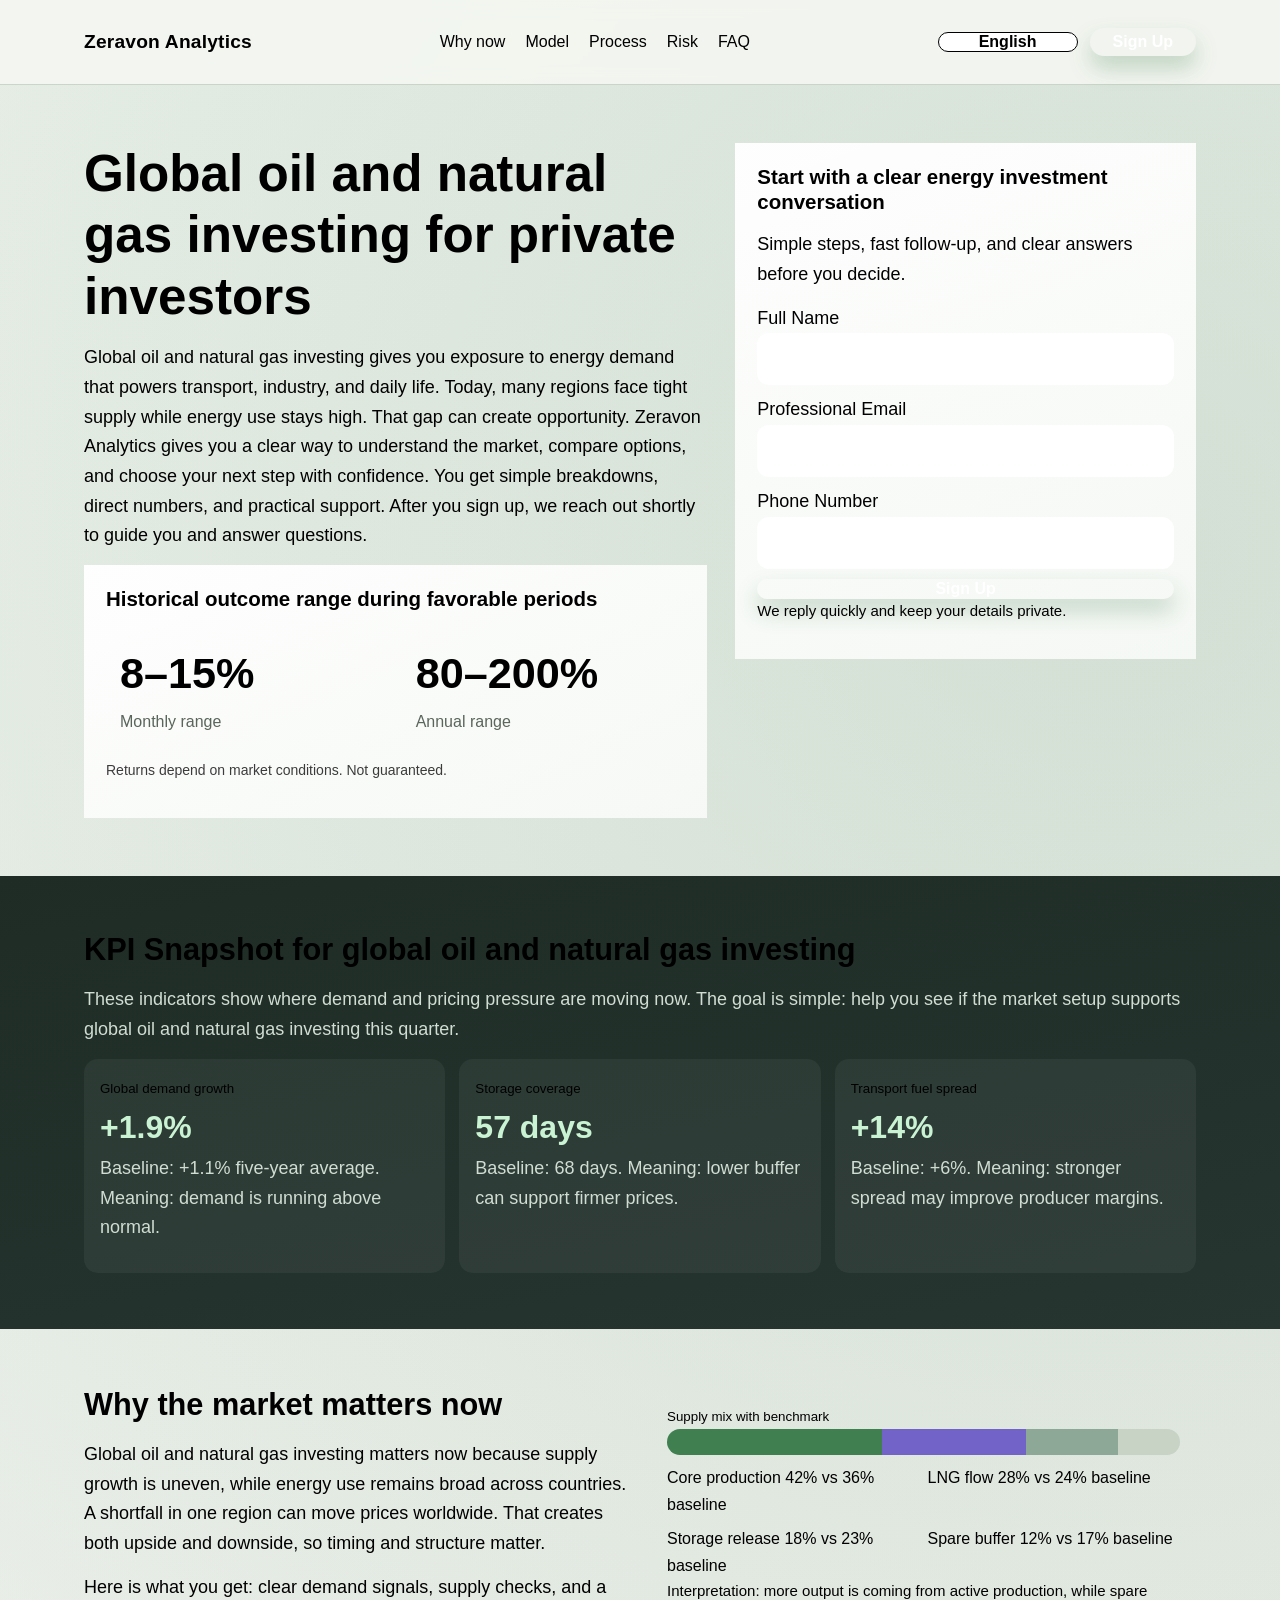
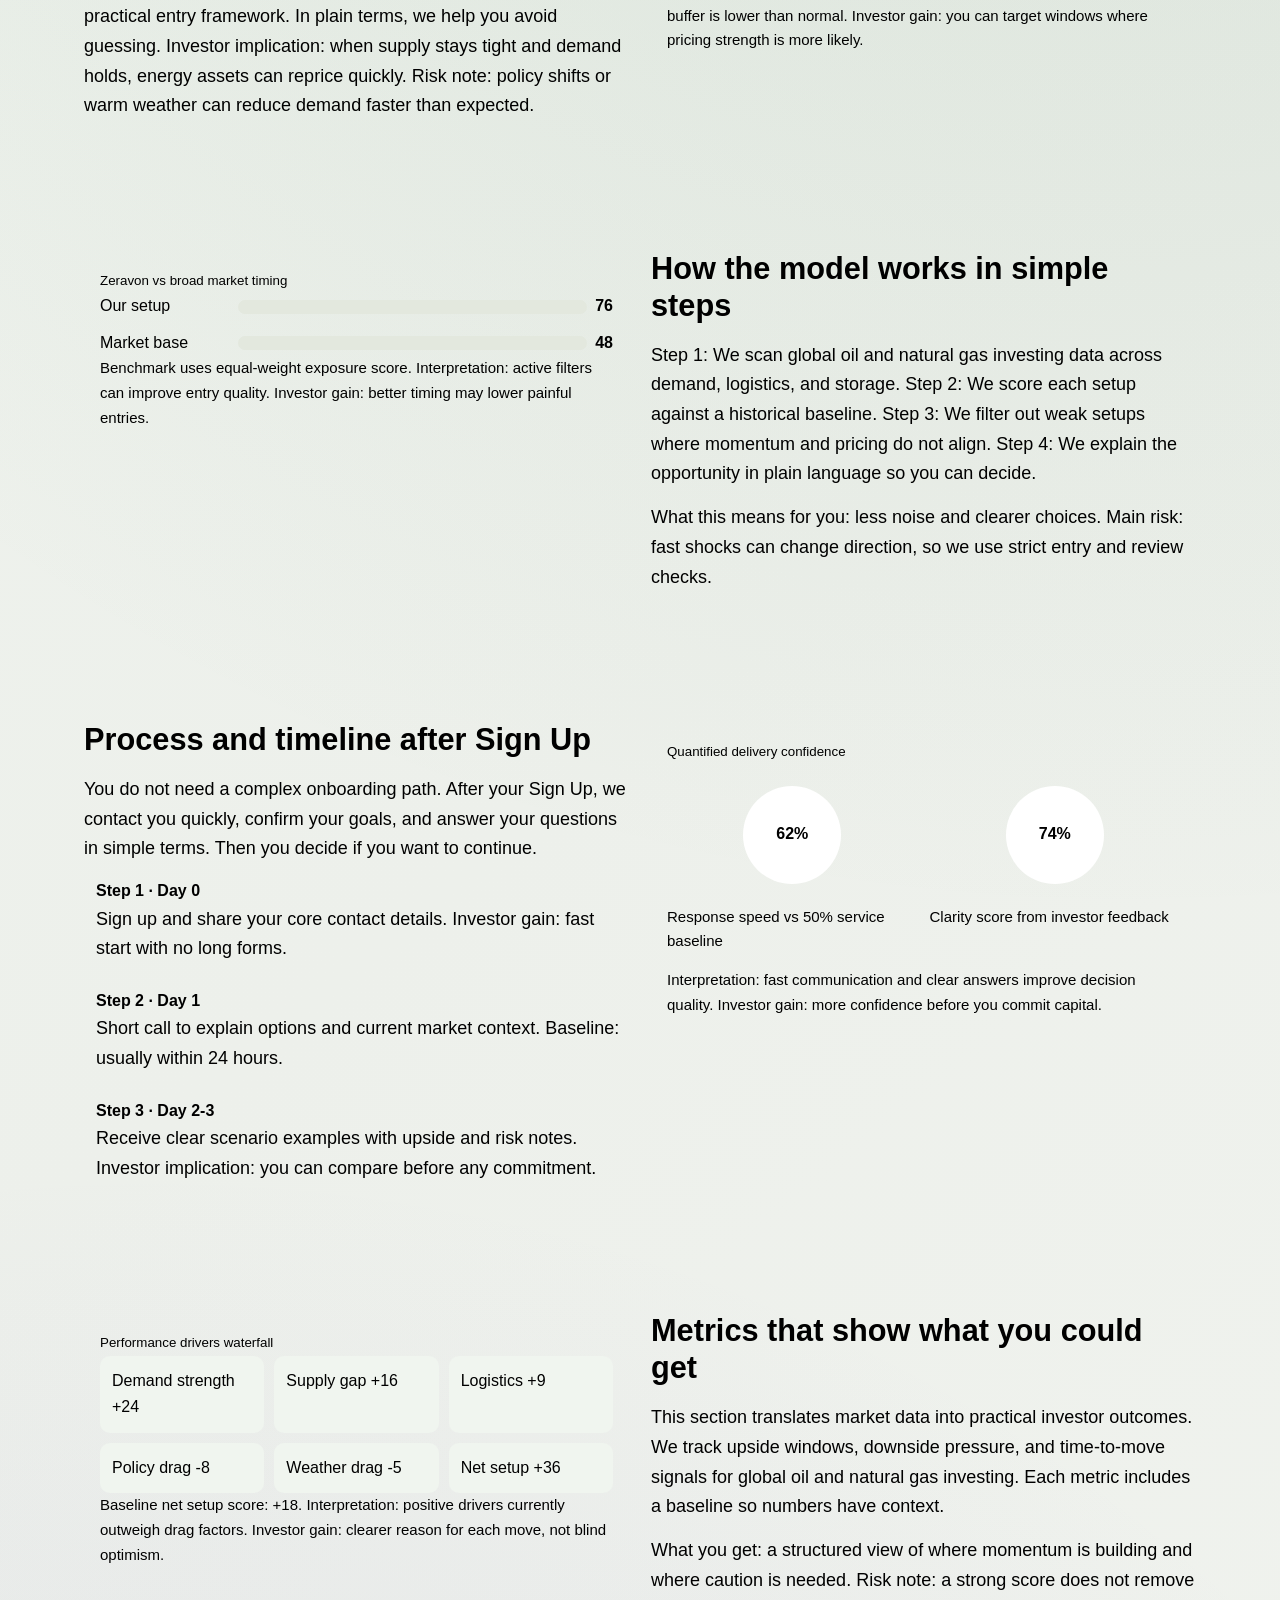
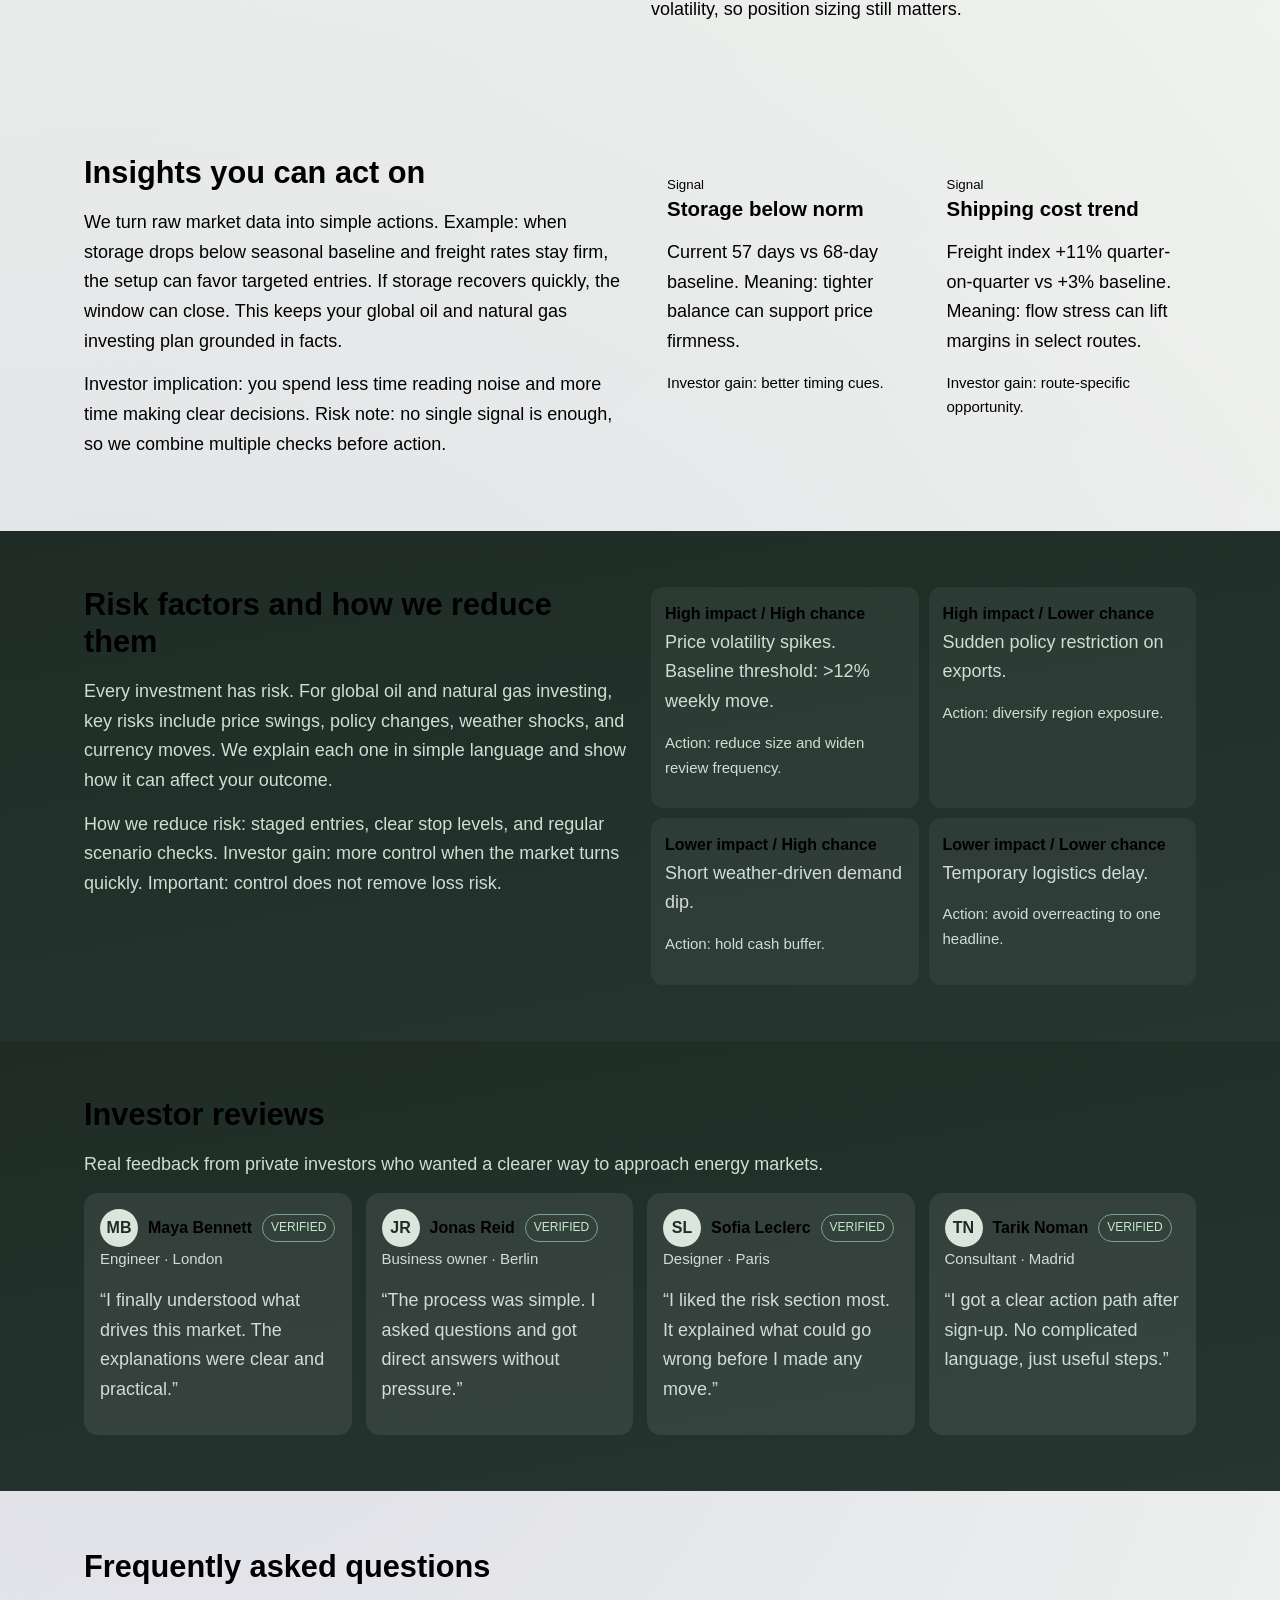
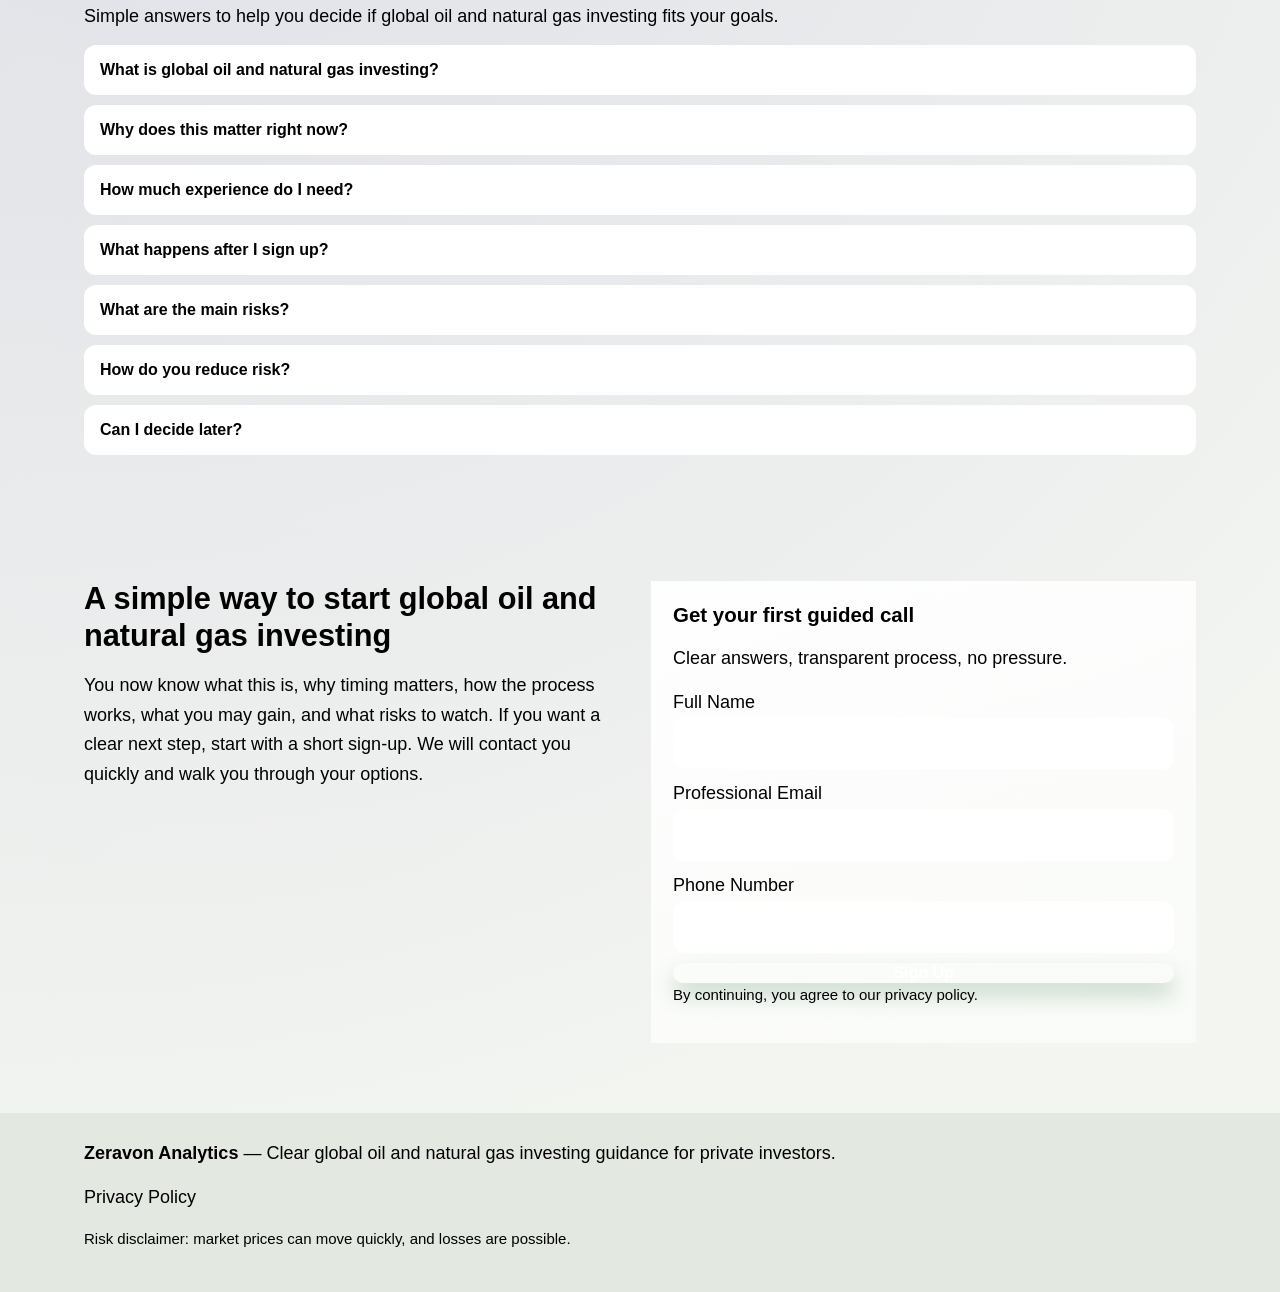
<file: index.html>
<!doctype html>
<html lang="en">
<head>
  <meta charset="utf-8" />
  <meta name="viewport" content="width=device-width, initial-scale=1" />
  <title>Zeravon Analytics | Global Oil and Natural Gas Investing for English</title>
  <meta name="description" content="Learn how Zeravon Analytics gives private investors a clear, simple path to global oil and natural gas investing with transparent process and risk notes." />
  <link rel="canonical" href="https://zeravonanalytics.com/index.html" />
  <link rel="alternate" hreflang="en" href="https://zeravonanalytics.com/index.html" />
  <link rel="alternate" hreflang="de" href="https://zeravonanalytics.com/de/index.html" />
  <link rel="alternate" hreflang="fr" href="https://zeravonanalytics.com/fr/index.html" />
  <link rel="alternate" hreflang="es" href="https://zeravonanalytics.com/es/index.html" />
  <link rel="alternate" hreflang="it" href="https://zeravonanalytics.com/it/index.html" />
  <link rel="alternate" hreflang="tr" href="https://zeravonanalytics.com/tr/index.html" />
  <link rel="alternate" hreflang="pt" href="https://zeravonanalytics.com/pt/index.html" />
  <link rel="alternate" hreflang="ja" href="https://zeravonanalytics.com/jp/index.html" />
  <link rel="alternate" hreflang="sk" href="https://zeravonanalytics.com/sk/index.html" />
  <link rel="alternate" hreflang="nl-BE" href="https://zeravonanalytics.com/be/index.html" />
  <link rel="alternate" hreflang="x-default" href="https://zeravonanalytics.com/index.html" />
  <meta property="og:title" content="Zeravon Analytics | Global Oil and Natural Gas Investing for English" />
  <meta property="og:description" content="Learn how Zeravon Analytics gives private investors a clear, simple path to global oil and natural gas investing with transparent process and risk notes." />
  <meta property="og:type" content="website" />
  <meta property="og:url" content="https://zeravonanalytics.com/index.html" />
  <meta name="twitter:card" content="summary_large_image" />
  <meta name="twitter:title" content="Zeravon Analytics | Global Oil and Natural Gas Investing for English" />
  <meta name="twitter:description" content="Learn how Zeravon Analytics gives private investors a clear, simple path to global oil and natural gas investing with transparent process and risk notes." />
  <link rel="stylesheet" href="assets/style.css" />
  <script type="application/ld+json">{"@context":"https://schema.org","@graph":[{"@type":"Organization","name":"Zeravon Analytics","url":"https://zeravonanalytics.com/","logo":"https://zeravonanalytics.com/assets/img/logo.png"},{"@type":"WebSite","name":"Zeravon Analytics","url":"https://zeravonanalytics.com/"},{"@type":"FAQPage","mainEntity":[{"@type":"Question","name":"What is global oil and natural gas investing?","acceptedAnswer":{"@type":"Answer","text":"It means putting money into companies and projects connected to oil and natural gas production, transport, and sales around the world."}},{"@type":"Question","name":"What happens after I sign up?","acceptedAnswer":{"@type":"Answer","text":"After you sign up, we reach out shortly to guide you, confirm details, and answer questions before you decide."}}]},{"@type":"Review","author":{"@type":"Person","name":"Maya Bennett"},"reviewBody":"Clear steps, quick support, and easy to understand updates helped me act with confidence.","reviewRating":{"@type":"Rating","ratingValue":"5","bestRating":"5"}}]}</script>
</head>
<body>
<header class="site-header">
  <div class="container header-row">
    <a href="index.html" class="brand">Zeravon Analytics</a>
    <nav class="main-nav" aria-label="Main navigation">
      <a href="#why">Why now</a><a href="#model">Model</a><a href="#process">Process</a><a href="#risk">Risk</a><a href="#faq">FAQ</a>
    </nav>
    <div class="header-actions">
      <div class="lang-wrap">
        <button class="lang-btn" aria-label="Current language">English</button>
        <div class="lang-menu" role="menu">
              <a href="index.html"><span class="flag"><svg viewBox="0 0 20 14" width="20" height="14"><rect width="20" height="14" fill="#1e4aa8"/><path d="M0 0L20 14M20 0L0 14" stroke="#fff" stroke-width="3"/><path d="M0 0L20 14M20 0L0 14" stroke="#c8212f" stroke-width="1.5"/></svg></span>English</a>
              <a href="de/index.html"><span class="flag"><svg viewBox="0 0 20 14" width="20" height="14"><rect width="20" height="14" fill="#ffce00"/><rect width="20" height="9.3" fill="#dd0000"/><rect width="20" height="4.6" fill="#111"/></svg></span>Deutsch</a>
              <a href="fr/index.html"><span class="flag"><svg viewBox="0 0 20 14" width="20" height="14"><rect width="20" height="14" fill="#fff"/><rect width="6.7" height="14" fill="#1b4db8"/><rect x="13.3" width="6.7" height="14" fill="#d81f32"/></svg></span>Français</a>
              <a href="es/index.html"><span class="flag"><svg viewBox="0 0 20 14" width="20" height="14"><rect width="20" height="14" fill="#aa151b"/><rect y="3.5" width="20" height="7" fill="#f1bf00"/></svg></span>Español</a>
              <a href="it/index.html"><span class="flag"><svg viewBox="0 0 20 14" width="20" height="14"><rect width="20" height="14" fill="#fff"/><rect width="6.7" height="14" fill="#009246"/><rect x="13.3" width="6.7" height="14" fill="#ce2b37"/></svg></span>Italiano</a>
              <a href="tr/index.html"><span class="flag"><svg viewBox="0 0 20 14" width="20" height="14"><rect width="20" height="14" fill="#e30a17"/><circle cx="8" cy="7" r="3.2" fill="#fff"/><circle cx="8.8" cy="7" r="2.4" fill="#e30a17"/><polygon points="12.2,7 13.8,6.2 13.5,7.9 14.7,9.1 12.9,9.2 12.2,10.8 11.6,9.2 9.8,9.1 11,7.9 10.7,6.2" fill="#fff"/></svg></span>Türkçe</a>
              <a href="pt/index.html"><span class="flag"><svg viewBox="0 0 20 14" width="20" height="14"><rect width="20" height="14" fill="#ff0000"/><rect width="8" height="14" fill="#006600"/></svg></span>Português</a>
              <a href="jp/index.html"><span class="flag"><svg viewBox="0 0 20 14" width="20" height="14"><rect width="20" height="14" fill="#fff"/><circle cx="10" cy="7" r="3.5" fill="#bc002d"/></svg></span>日本語</a>
              <a href="sk/index.html"><span class="flag"><svg viewBox="0 0 20 14" width="20" height="14"><rect width="20" height="14" fill="#ee1c25"/><rect width="20" height="9.3" fill="#0b4ea2"/><rect width="20" height="4.6" fill="#fff"/></svg></span>Slovak</a>
              <a href="be/index.html"><span class="flag"><svg viewBox="0 0 20 14" width="20" height="14"><rect width="20" height="14" fill="#fae042"/><rect width="6.7" height="14" fill="#111"/><rect x="13.3" width="6.7" height="14" fill="#ef3340"/></svg></span>Nederlands (BE)</a>
        </div>
      </div>
      <a class="btn btn-primary" href="#lead">Sign Up</a>
      <button class="burger" aria-label="Open menu">☰</button>
    </div>
  </div>
</header>

<div class="drawer" aria-hidden="true">
  <div class="drawer-panel" role="dialog" aria-modal="true" aria-label="Mobile menu">
    <button class="btn btn-muted close-drawer">X</button>
    <nav class="drawer-nav">
      <a href="#why">Why now</a><a href="#model">Model</a><a href="#process">Process</a><a href="#risk">Risk</a><a href="#faq">FAQ</a>
    </nav>
    <div class="lang-wrap">
      <button class="lang-btn">English</button>
      <div class="lang-menu" role="menu">
              <a href="index.html"><span class="flag"><svg viewBox="0 0 20 14" width="20" height="14"><rect width="20" height="14" fill="#1e4aa8"/><path d="M0 0L20 14M20 0L0 14" stroke="#fff" stroke-width="3"/><path d="M0 0L20 14M20 0L0 14" stroke="#c8212f" stroke-width="1.5"/></svg></span>English</a>
              <a href="de/index.html"><span class="flag"><svg viewBox="0 0 20 14" width="20" height="14"><rect width="20" height="14" fill="#ffce00"/><rect width="20" height="9.3" fill="#dd0000"/><rect width="20" height="4.6" fill="#111"/></svg></span>Deutsch</a>
              <a href="fr/index.html"><span class="flag"><svg viewBox="0 0 20 14" width="20" height="14"><rect width="20" height="14" fill="#fff"/><rect width="6.7" height="14" fill="#1b4db8"/><rect x="13.3" width="6.7" height="14" fill="#d81f32"/></svg></span>Français</a>
              <a href="es/index.html"><span class="flag"><svg viewBox="0 0 20 14" width="20" height="14"><rect width="20" height="14" fill="#aa151b"/><rect y="3.5" width="20" height="7" fill="#f1bf00"/></svg></span>Español</a>
              <a href="it/index.html"><span class="flag"><svg viewBox="0 0 20 14" width="20" height="14"><rect width="20" height="14" fill="#fff"/><rect width="6.7" height="14" fill="#009246"/><rect x="13.3" width="6.7" height="14" fill="#ce2b37"/></svg></span>Italiano</a>
              <a href="tr/index.html"><span class="flag"><svg viewBox="0 0 20 14" width="20" height="14"><rect width="20" height="14" fill="#e30a17"/><circle cx="8" cy="7" r="3.2" fill="#fff"/><circle cx="8.8" cy="7" r="2.4" fill="#e30a17"/><polygon points="12.2,7 13.8,6.2 13.5,7.9 14.7,9.1 12.9,9.2 12.2,10.8 11.6,9.2 9.8,9.1 11,7.9 10.7,6.2" fill="#fff"/></svg></span>Türkçe</a>
              <a href="pt/index.html"><span class="flag"><svg viewBox="0 0 20 14" width="20" height="14"><rect width="20" height="14" fill="#ff0000"/><rect width="8" height="14" fill="#006600"/></svg></span>Português</a>
              <a href="jp/index.html"><span class="flag"><svg viewBox="0 0 20 14" width="20" height="14"><rect width="20" height="14" fill="#fff"/><circle cx="10" cy="7" r="3.5" fill="#bc002d"/></svg></span>日本語</a>
              <a href="sk/index.html"><span class="flag"><svg viewBox="0 0 20 14" width="20" height="14"><rect width="20" height="14" fill="#ee1c25"/><rect width="20" height="9.3" fill="#0b4ea2"/><rect width="20" height="4.6" fill="#fff"/></svg></span>Slovak</a>
              <a href="be/index.html"><span class="flag"><svg viewBox="0 0 20 14" width="20" height="14"><rect width="20" height="14" fill="#fae042"/><rect width="6.7" height="14" fill="#111"/><rect x="13.3" width="6.7" height="14" fill="#ef3340"/></svg></span>Nederlands (BE)</a>
      </div>
    </div>
    <a class="btn btn-primary" href="#lead">Sign Up</a>
  </div>
</div>

<main>
<section class="hero section">
  <div class="container hero-grid">
    <div class="reveal">
      <h1>Global oil and natural gas investing for private investors</h1>
      <p>Global oil and natural gas investing gives you exposure to energy demand that powers transport, industry, and daily life. Today, many regions face tight supply while energy use stays high. That gap can create opportunity. Zeravon Analytics gives you a clear way to understand the market, compare options, and choose your next step with confidence. You get simple breakdowns, direct numbers, and practical support. After you sign up, we reach out shortly to guide you and answer questions.</p>
      <div class="panel performance">
        <h3>Historical outcome range during favorable periods</h3>
        <div class="perf-grid">
          <article class="perf-item"><div class="perf-value">8–15%</div><div class="muted">Monthly range</div></article>
          <article class="perf-item"><div class="perf-value">80–200%</div><div class="muted">Annual range</div></article>
        </div>
        <p class="micro">Returns depend on market conditions. Not guaranteed.</p>
      </div>
    </div>
    <aside id="lead" class="panel lead-form reveal">
      <h3>Start with a clear energy investment conversation</h3>
      <p>Simple steps, fast follow-up, and clear answers before you decide.</p>
      <form>
        <label>Full Name<input type="text" name="name" required autocomplete="name" /></label>
        <label>Professional Email<input type="email" name="email" required autocomplete="email" /></label>
        <label>Phone Number<input type="tel" name="phone" required autocomplete="tel" /></label>
        <button class="btn btn-primary" type="submit">Sign Up</button>
      </form>
      <p class="small">We reply quickly and keep your details private.</p>
    </aside>
  </div>
</section>

<section class="dark-section">
  <div class="container reveal">
    <h2>KPI Snapshot for global oil and natural gas investing</h2>
    <p>These indicators show where demand and pricing pressure are moving now. The goal is simple: help you see if the market setup supports global oil and natural gas investing this quarter.</p>
    <div class="kpi-row">
      <div class="kpi"><small>Global demand growth</small><strong>+1.9%</strong><p>Baseline: +1.1% five-year average. Meaning: demand is running above normal.</p></div>
      <div class="kpi"><small>Storage coverage</small><strong>57 days</strong><p>Baseline: 68 days. Meaning: lower buffer can support firmer prices.</p></div>
      <div class="kpi"><small>Transport fuel spread</small><strong>+14%</strong><p>Baseline: +6%. Meaning: stronger spread may improve producer margins.</p></div>
    </div>
  </div>
</section>

<section id="why" class="section">
  <div class="container split reveal">
    <div>
      <h2>Why the market matters now</h2>
      <p>Global oil and natural gas investing matters now because supply growth is uneven, while energy use remains broad across countries. A shortfall in one region can move prices worldwide. That creates both upside and downside, so timing and structure matter.</p>
      <p>Here is what you get: clear demand signals, supply checks, and a practical entry framework. In plain terms, we help you avoid guessing. Investor implication: when supply stays tight and demand holds, energy assets can reprice quickly. Risk note: policy shifts or warm weather can reduce demand faster than expected.</p>
    </div>
    <div class="card">
      <small>Supply mix with benchmark</small>
      <div class="stack-bar"><span class="seg1"></span><span class="seg2"></span><span class="seg3"></span><span class="seg4"></span></div>
      <div class="legend">
        <div>Core production 42% vs 36% baseline</div><div>LNG flow 28% vs 24% baseline</div>
        <div>Storage release 18% vs 23% baseline</div><div>Spare buffer 12% vs 17% baseline</div>
      </div>
      <p class="small">Interpretation: more output is coming from active production, while spare buffer is lower than normal. Investor gain: you can target windows where pricing strength is more likely.</p>
    </div>
  </div>
</section>

<section id="model" class="section" style="background:var(--bg-alt)">
  <div class="container split reveal">
    <div class="card">
      <small>Zeravon vs broad market timing</small>
      <div class="compare">
        <div class="compare-row"><span>Our setup</span><span class="bar-bg"><span class="bar-fill-us"></span></span><strong>76</strong></div>
        <div class="compare-row"><span>Market base</span><span class="bar-bg"><span class="bar-fill-m"></span></span><strong>48</strong></div>
      </div>
      <p class="small">Benchmark uses equal-weight exposure score. Interpretation: active filters can improve entry quality. Investor gain: better timing may lower painful entries.</p>
    </div>
    <div>
      <h2>How the model works in simple steps</h2>
      <p>Step 1: We scan global oil and natural gas investing data across demand, logistics, and storage. Step 2: We score each setup against a historical baseline. Step 3: We filter out weak setups where momentum and pricing do not align. Step 4: We explain the opportunity in plain language so you can decide.</p>
      <p>What this means for you: less noise and clearer choices. Main risk: fast shocks can change direction, so we use strict entry and review checks.</p>
    </div>
  </div>
</section>

<section id="process" class="section">
  <div class="container split reveal">
    <div>
      <h2>Process and timeline after Sign Up</h2>
      <p>You do not need a complex onboarding path. After your Sign Up, we contact you quickly, confirm your goals, and answer your questions in simple terms. Then you decide if you want to continue.</p>
      <div class="timeline">
        <div class="step"><strong>Step 1 · Day 0</strong><p>Sign up and share your core contact details. Investor gain: fast start with no long forms.</p></div>
        <div class="step"><strong>Step 2 · Day 1</strong><p>Short call to explain options and current market context. Baseline: usually within 24 hours.</p></div>
        <div class="step"><strong>Step 3 · Day 2-3</strong><p>Receive clear scenario examples with upside and risk notes. Investor implication: you can compare before any commitment.</p></div>
      </div>
    </div>
    <div class="card">
      <small>Quantified delivery confidence</small>
      <div class="rings">
        <div><div class="ring"><span>62%</span></div><p class="small">Response speed vs 50% service baseline</p></div>
        <div><div class="ring" style="background:conic-gradient(var(--accent-b) 0 74%, #d5ddd2 74% 100%)"><span>74%</span></div><p class="small">Clarity score from investor feedback</p></div>
      </div>
      <p class="small">Interpretation: fast communication and clear answers improve decision quality. Investor gain: more confidence before you commit capital.</p>
    </div>
  </div>
</section>

<section class="section" style="background:var(--bg-alt)">
  <div class="container split reveal">
    <div class="card">
      <small>Performance drivers waterfall</small>
      <div class="waterfall">
        <div class="w-row"><div class="w-box">Demand strength +24</div><div class="w-box">Supply gap +16</div><div class="w-box">Logistics +9</div></div>
        <div class="w-row"><div class="w-box">Policy drag -8</div><div class="w-box">Weather drag -5</div><div class="w-box">Net setup +36</div></div>
      </div>
      <p class="small">Baseline net setup score: +18. Interpretation: positive drivers currently outweigh drag factors. Investor gain: clearer reason for each move, not blind optimism.</p>
    </div>
    <div>
      <h2>Metrics that show what you could get</h2>
      <p>This section translates market data into practical investor outcomes. We track upside windows, downside pressure, and time-to-move signals for global oil and natural gas investing. Each metric includes a baseline so numbers have context.</p>
      <p>What you get: a structured view of where momentum is building and where caution is needed. Risk note: a strong score does not remove volatility, so position sizing still matters.</p>
    </div>
  </div>
</section>

<section class="section">
  <div class="container split reveal">
    <div>
      <h2>Insights you can act on</h2>
      <p>We turn raw market data into simple actions. Example: when storage drops below seasonal baseline and freight rates stay firm, the setup can favor targeted entries. If storage recovers quickly, the window can close. This keeps your global oil and natural gas investing plan grounded in facts.</p>
      <p>Investor implication: you spend less time reading noise and more time making clear decisions. Risk note: no single signal is enough, so we combine multiple checks before action.</p>
    </div>
    <div class="grid-2">
      <div class="card"><small>Signal</small><h3>Storage below norm</h3><p>Current 57 days vs 68-day baseline. Meaning: tighter balance can support price firmness.</p><p class="small">Investor gain: better timing cues.</p></div>
      <div class="card"><small>Signal</small><h3>Shipping cost trend</h3><p>Freight index +11% quarter-on-quarter vs +3% baseline. Meaning: flow stress can lift margins in select routes.</p><p class="small">Investor gain: route-specific opportunity.</p></div>
    </div>
  </div>
</section>

<section id="risk" class="dark-section">
  <div class="container split reveal">
    <div>
      <h2>Risk factors and how we reduce them</h2>
      <p>Every investment has risk. For global oil and natural gas investing, key risks include price swings, policy changes, weather shocks, and currency moves. We explain each one in simple language and show how it can affect your outcome.</p>
      <p>How we reduce risk: staged entries, clear stop levels, and regular scenario checks. Investor gain: more control when the market turns quickly. Important: control does not remove loss risk.</p>
    </div>
    <div class="risk-matrix">
      <div class="risk-cell"><strong>High impact / High chance</strong><p>Price volatility spikes. Baseline threshold: >12% weekly move.</p><p class="small">Action: reduce size and widen review frequency.</p></div>
      <div class="risk-cell"><strong>High impact / Lower chance</strong><p>Sudden policy restriction on exports.</p><p class="small">Action: diversify region exposure.</p></div>
      <div class="risk-cell"><strong>Lower impact / High chance</strong><p>Short weather-driven demand dip.</p><p class="small">Action: hold cash buffer.</p></div>
      <div class="risk-cell"><strong>Lower impact / Lower chance</strong><p>Temporary logistics delay.</p><p class="small">Action: avoid overreacting to one headline.</p></div>
    </div>
  </div>
</section>

<section class="dark-section reviews">
  <div class="container reveal">
    <h2>Investor reviews</h2>
    <p>Real feedback from private investors who wanted a clearer way to approach energy markets.</p>
    <div class="grid-2">
      <article class="review-card"><div class="review-top"><span class="avatar">MB</span><strong>Maya Bennett</strong><span class="verified">VERIFIED</span></div><p class="small">Engineer · London</p><p>“I finally understood what drives this market. The explanations were clear and practical.”</p></article>
      <article class="review-card"><div class="review-top"><span class="avatar">JR</span><strong>Jonas Reid</strong><span class="verified">VERIFIED</span></div><p class="small">Business owner · Berlin</p><p>“The process was simple. I asked questions and got direct answers without pressure.”</p></article>
      <article class="review-card"><div class="review-top"><span class="avatar">SL</span><strong>Sofia Leclerc</strong><span class="verified">VERIFIED</span></div><p class="small">Designer · Paris</p><p>“I liked the risk section most. It explained what could go wrong before I made any move.”</p></article>
      <article class="review-card"><div class="review-top"><span class="avatar">TN</span><strong>Tarik Noman</strong><span class="verified">VERIFIED</span></div><p class="small">Consultant · Madrid</p><p>“I got a clear action path after sign-up. No complicated language, just useful steps.”</p></article>
    </div>
  </div>
</section>

<section id="faq" class="section">
  <div class="container reveal">
    <h2>Frequently asked questions</h2>
    <p>Simple answers to help you decide if global oil and natural gas investing fits your goals.</p>
    <div class="faq-item"><button class="faq-q">What is global oil and natural gas investing?</button><div class="faq-a-wrap"><p class="faq-answer">It means investing in opportunities linked to producing, moving, and selling oil and natural gas around the world.</p></div></div>
    <div class="faq-item"><button class="faq-q">Why does this matter right now?</button><div class="faq-a-wrap"><p class="faq-answer">Demand is steady while some supply channels remain tight. That setup can create pricing opportunities, but it also brings volatility.</p></div></div>
    <div class="faq-item"><button class="faq-q">How much experience do I need?</button><div class="faq-a-wrap"><p class="faq-answer">You do not need technical expertise. We explain terms in plain English and guide you through each step.</p></div></div>
    <div class="faq-item"><button class="faq-q">What happens after I sign up?</button><div class="faq-a-wrap"><p class="faq-answer">After you sign up, we usually reach out shortly to confirm details and answer questions.</p></div></div>
    <div class="faq-item"><button class="faq-q">What are the main risks?</button><div class="faq-a-wrap"><p class="faq-answer">Main risks include price swings, policy shifts, and demand changes. These can affect results quickly.</p></div></div>
    <div class="faq-item"><button class="faq-q">How do you reduce risk?</button><div class="faq-a-wrap"><p class="faq-answer">We use staged entries, clear review points, and scenario checks so decisions are not based on one signal.</p></div></div>
    <div class="faq-item"><button class="faq-q">Can I decide later?</button><div class="faq-a-wrap"><p class="faq-answer">Yes. Sign-up starts a conversation. You decide if you want to continue after your questions are answered.</p></div></div>
  </div>
</section>

<section class="final-cta section" style="background:var(--bg-alt)">
  <div class="container split reveal">
    <div>
      <h2>A simple way to start global oil and natural gas investing</h2>
      <p>You now know what this is, why timing matters, how the process works, what you may gain, and what risks to watch. If you want a clear next step, start with a short sign-up. We will contact you quickly and walk you through your options.</p>
    </div>
    <aside class="panel lead-form">
      <h3>Get your first guided call</h3>
      <p>Clear answers, transparent process, no pressure.</p>
      <form>
        <label>Full Name<input type="text" required /></label>
        <label>Professional Email<input type="email" required /></label>
        <label>Phone Number<input type="tel" required /></label>
        <button class="btn btn-primary" type="submit">Sign Up</button>
      </form>
      <p class="small">By continuing, you agree to our privacy policy.</p>
    </aside>
  </div>
</section>
</main>

<footer>
  <div class="container">
    <p><strong>Zeravon Analytics</strong> — Clear global oil and natural gas investing guidance for private investors.</p>
    <p><a href="#" data-open-policy>Privacy Policy</a></p>
    <p class="small">Risk disclaimer: market prices can move quickly, and losses are possible.</p>
  </div>
</footer>

<div class="policy-modal" aria-hidden="true">
  <div class="modal-box" role="dialog" aria-modal="true" aria-label="Privacy policy">
    <div class="modal-head"><h3>Privacy Policy</h3><button class="btn btn-muted close-x" data-close-policy>X</button></div>
    <div class="modal-content">
      <p><strong>Introduction:</strong> We value your privacy and explain clearly how your data is handled.</p>
      <p><strong>Data collection:</strong> We collect your name, email, and phone number when you submit forms.</p>
      <p><strong>Legal basis:</strong> We process data to answer your request and provide service communication.</p>
      <p><strong>Cookies:</strong> We use essential cookies for site function and basic analytics to improve the website.</p>
      <p><strong>Retention:</strong> We keep personal data only as long as needed for communication and legal duties.</p>
      <p><strong>Third-party sharing:</strong> We use trusted service providers for hosting and communication support.</p>
      <p><strong>Security:</strong> We apply technical and organizational safeguards to protect your information.</p>
      <p><strong>User rights:</strong> You can request access, correction, or deletion of your personal data.</p>
      <p><strong>International transfers:</strong> Some providers may process data outside your country with safeguards.</p>
      <p><strong>Industry risk disclosure:</strong> Investment-related information is educational and does not guarantee returns.</p>
      <p><strong>Contact:</strong> Email us at privacy@zeravonanalytics.com for privacy requests.</p>
    </div>
    <div class="modal-foot"><button class="btn btn-muted" data-close-policy>Close</button></div>
  </div>
</div>

<script defer src="assets/app.js"></script>
</body>
</html>
</file>
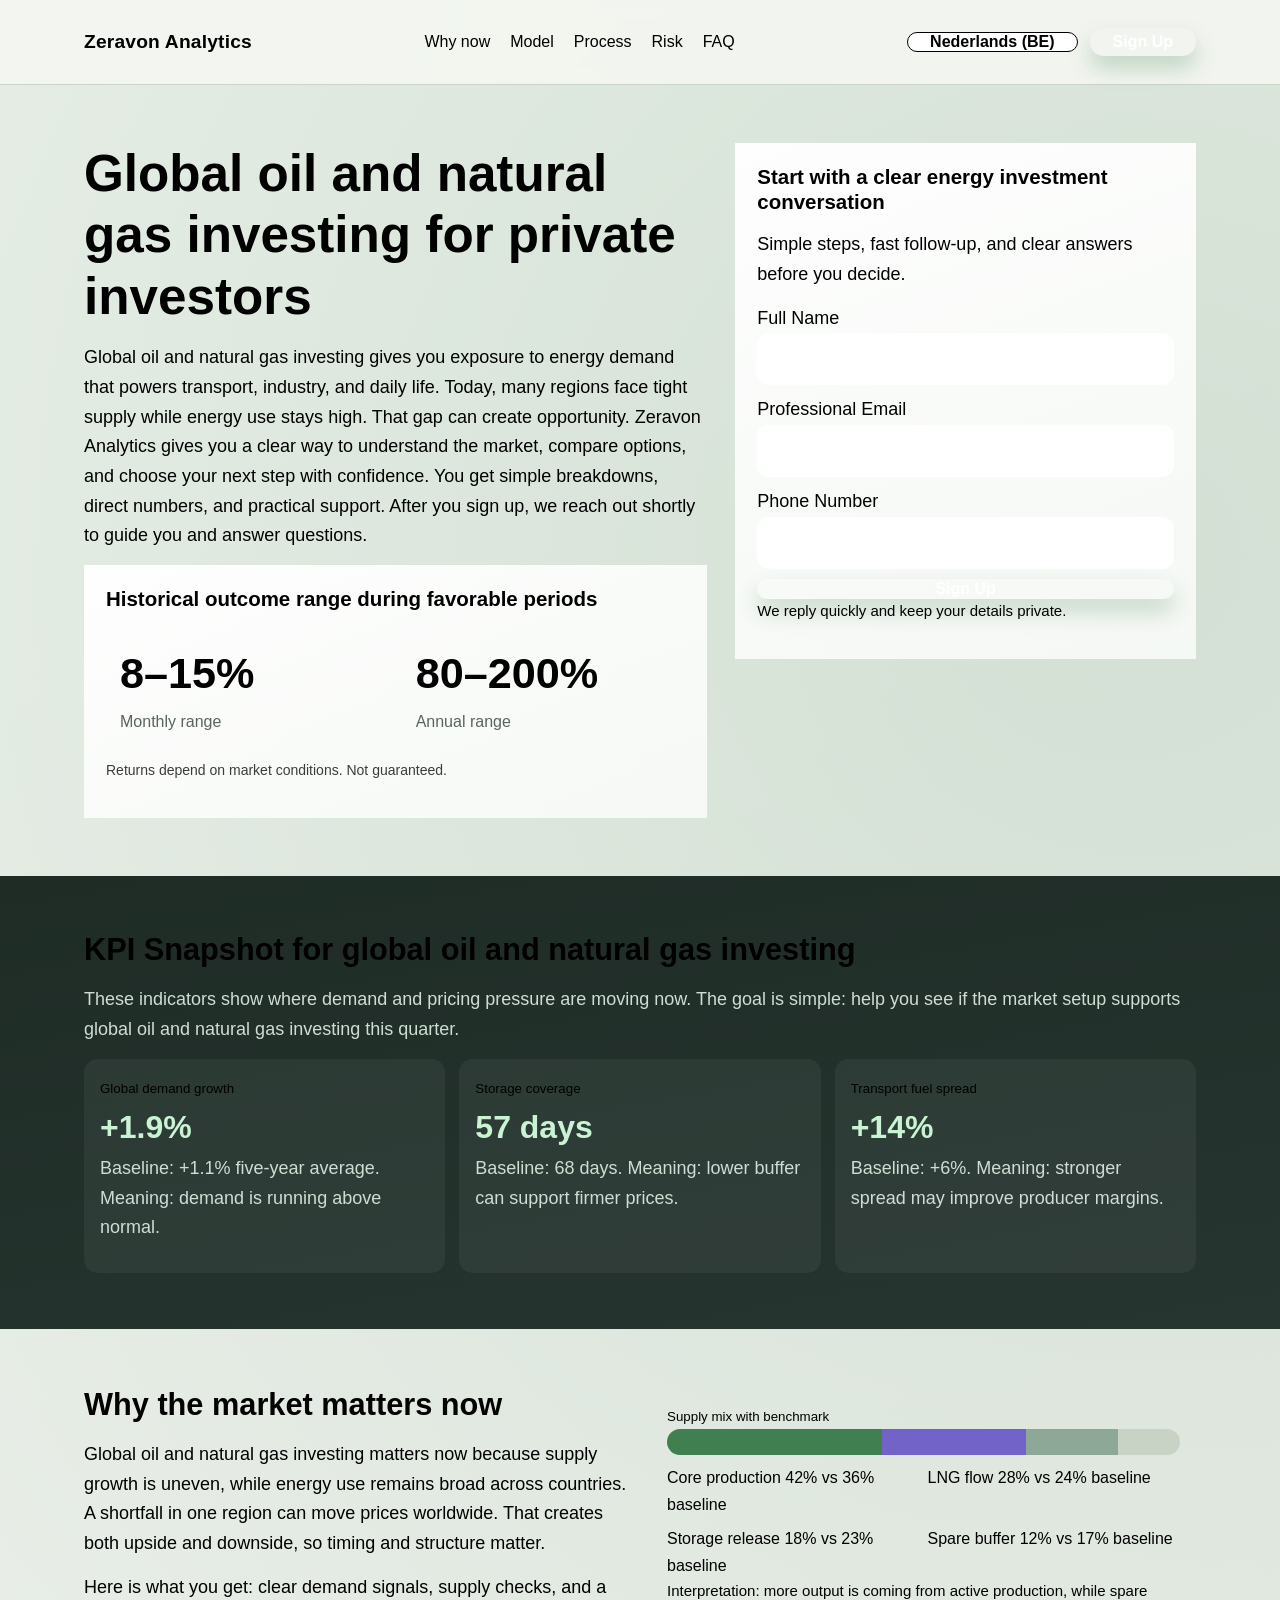
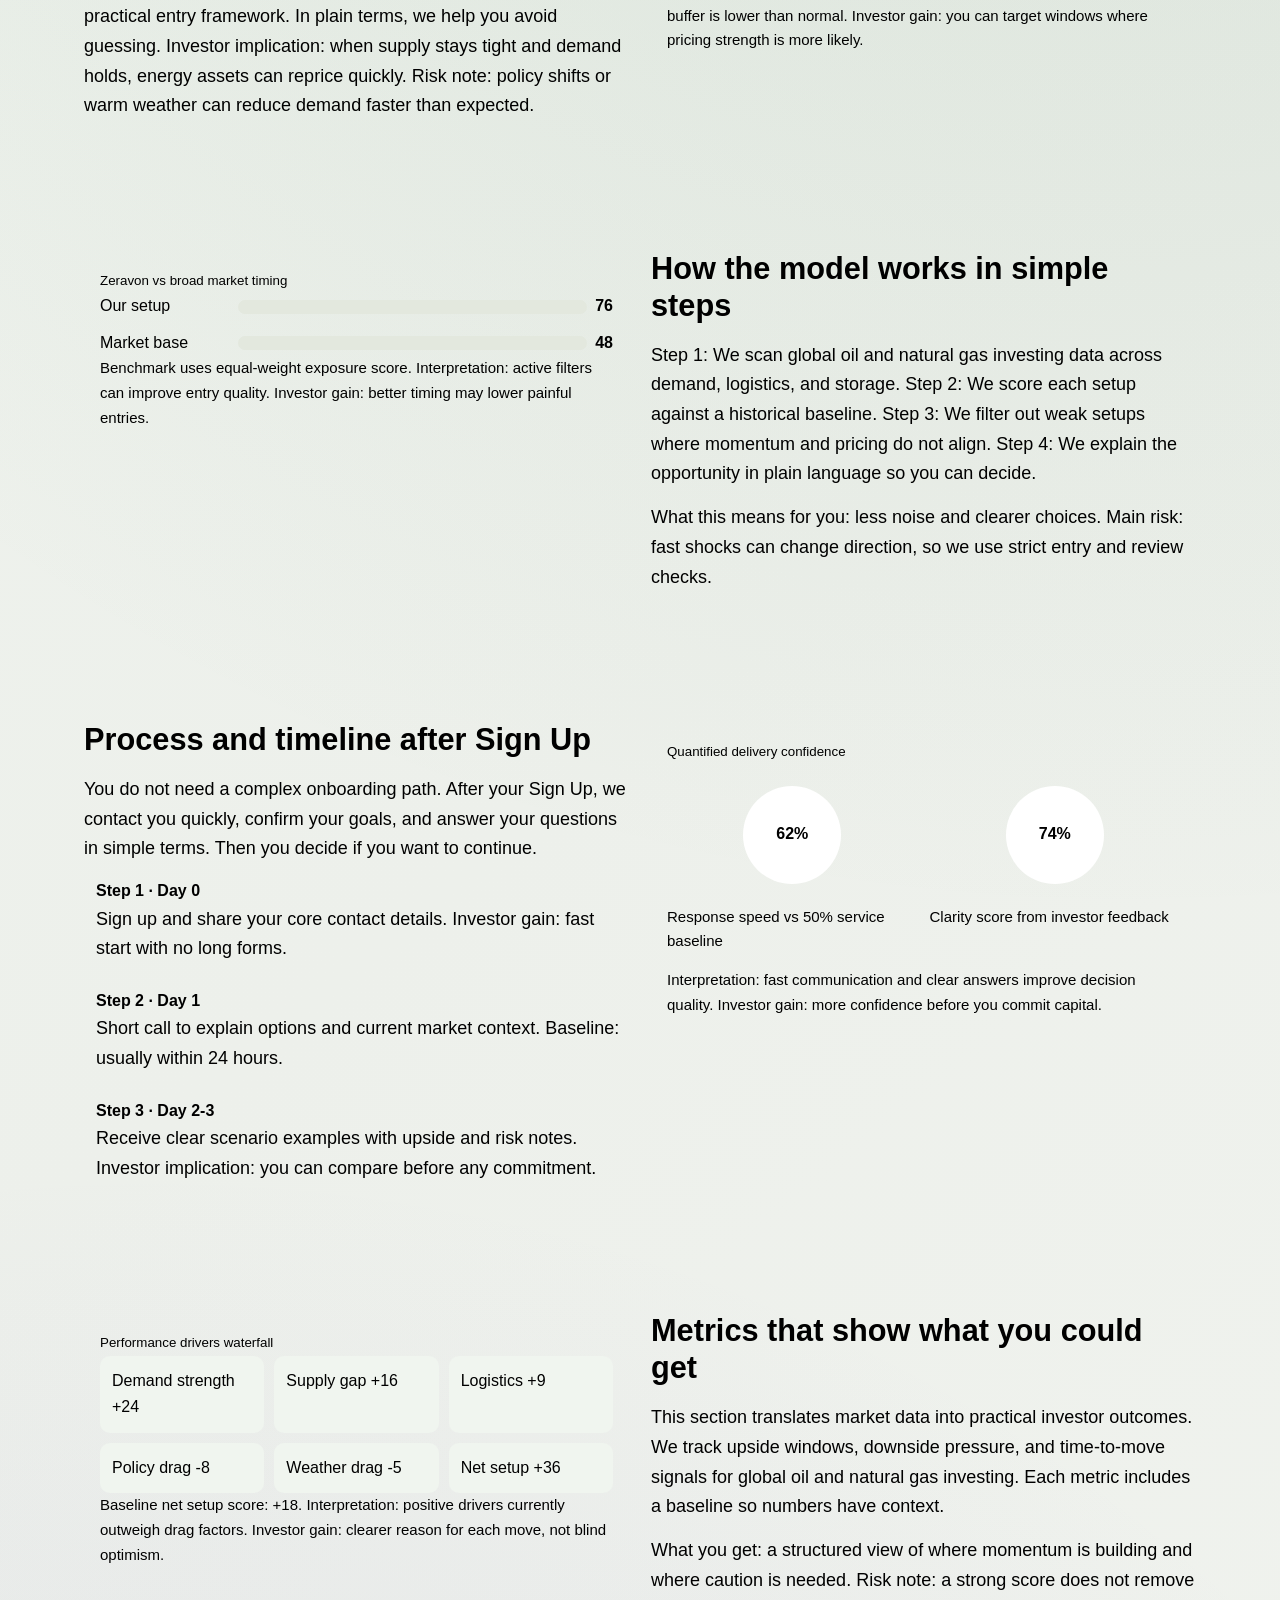
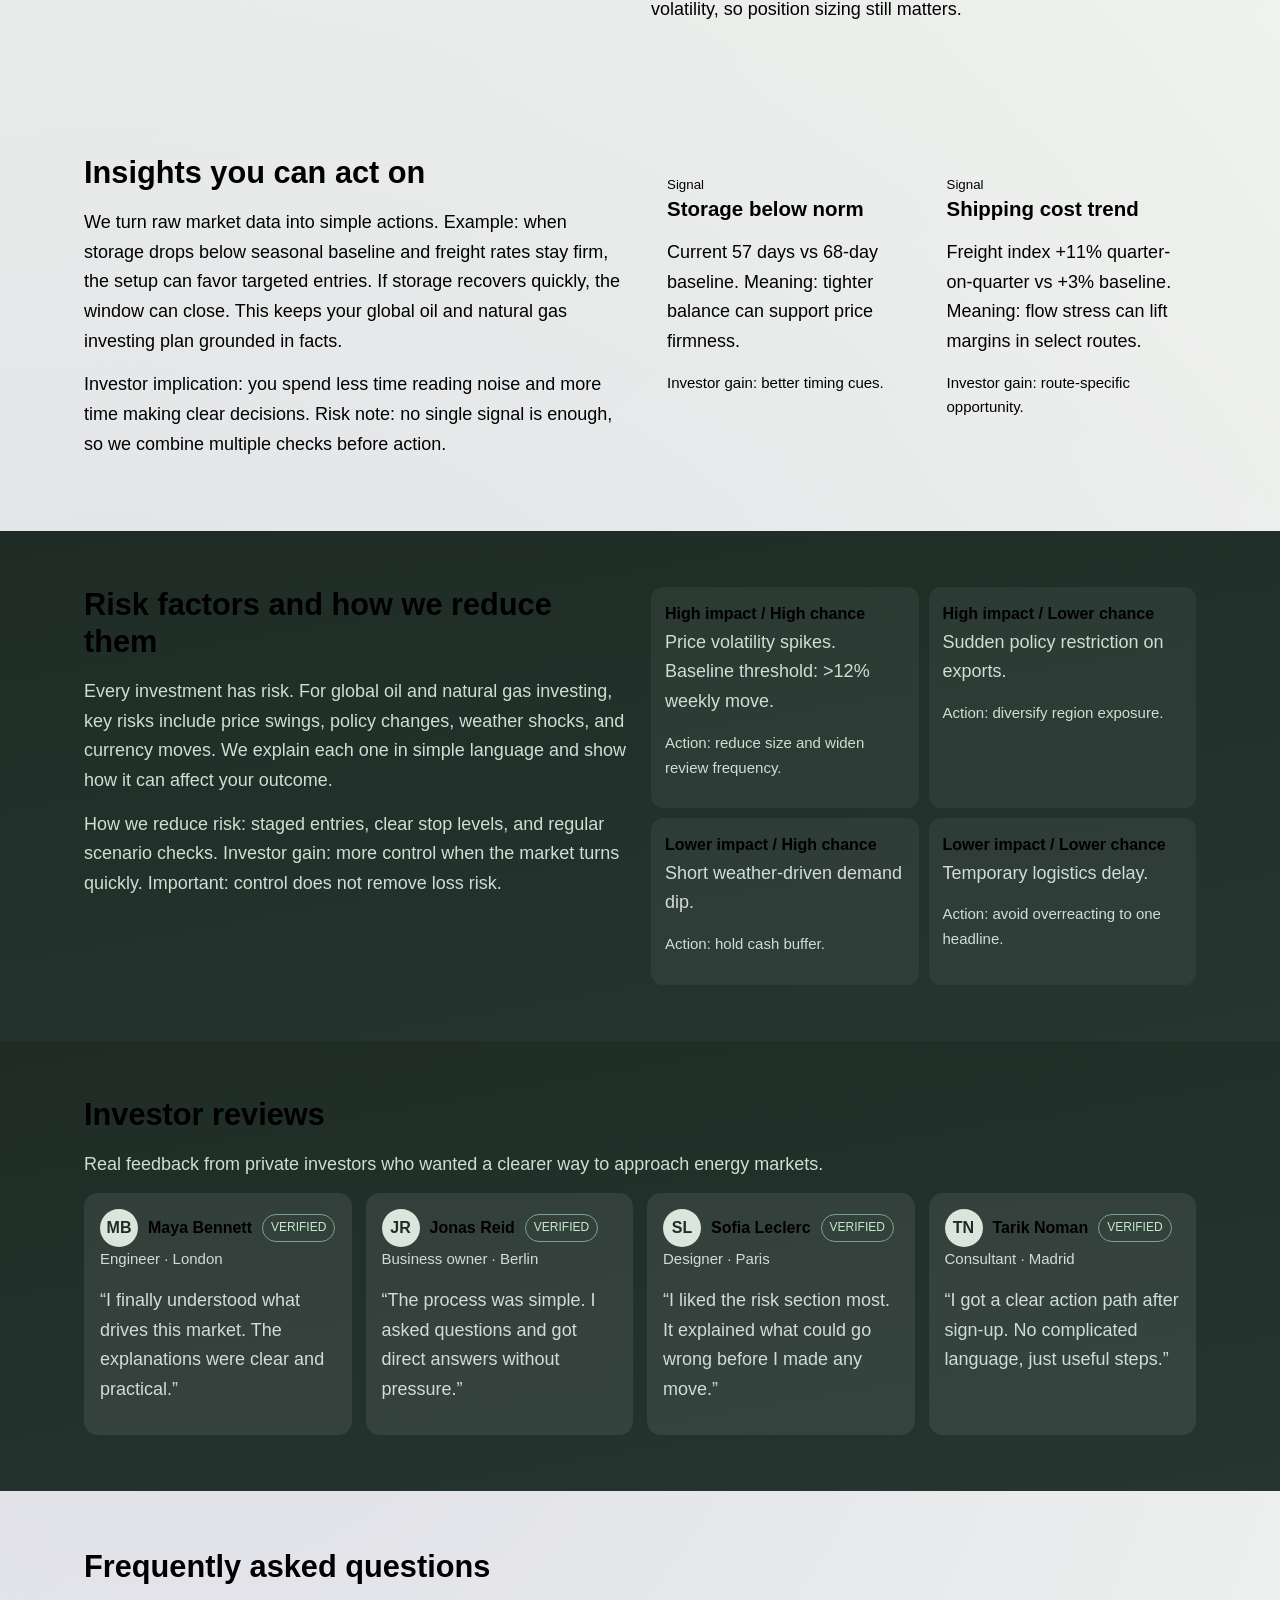
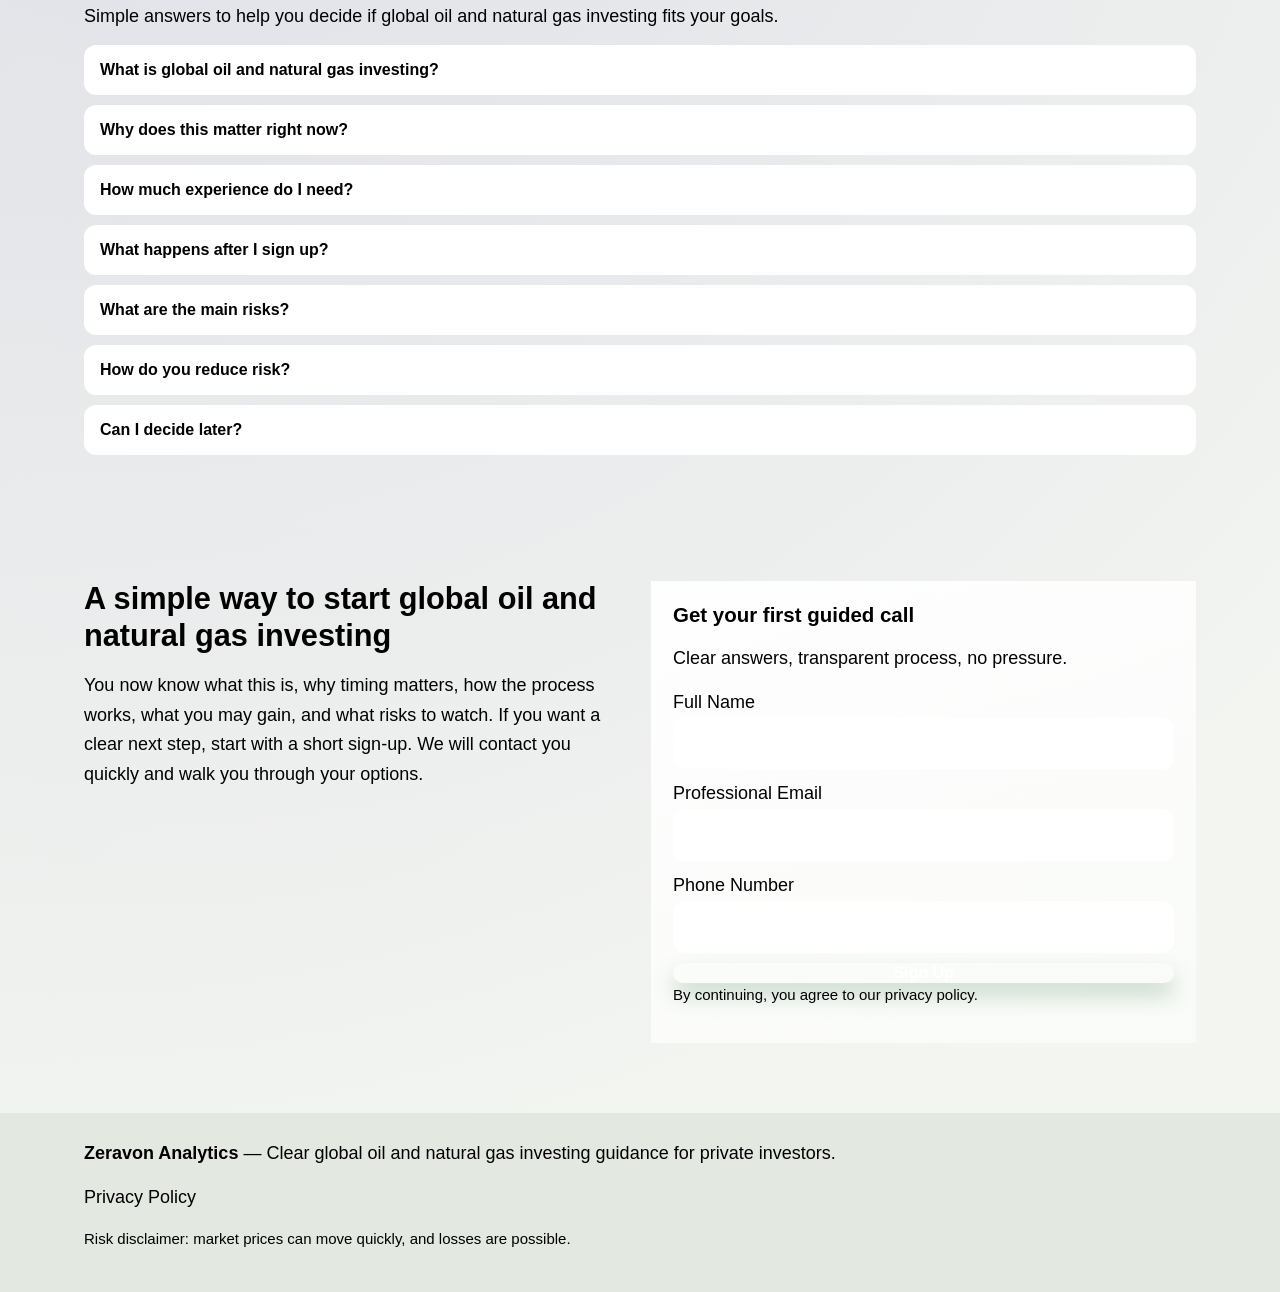
<file: be/index.html>
<!doctype html>
<html lang="en">
<head>
  <meta charset="utf-8" />
  <meta name="viewport" content="width=device-width, initial-scale=1" />
  <title>Zeravon Analytics | Global Oil and Natural Gas Investing for Nederlands (BE)</title>
  <meta name="description" content="Learn how Zeravon Analytics gives private investors a clear, simple path to global oil and natural gas investing with transparent process and risk notes." />
  <link rel="canonical" href="https://zeravonanalytics.com/be/index.html" />
  <link rel="alternate" hreflang="en" href="https://zeravonanalytics.com/index.html" />
  <link rel="alternate" hreflang="de" href="https://zeravonanalytics.com/de/index.html" />
  <link rel="alternate" hreflang="fr" href="https://zeravonanalytics.com/fr/index.html" />
  <link rel="alternate" hreflang="es" href="https://zeravonanalytics.com/es/index.html" />
  <link rel="alternate" hreflang="it" href="https://zeravonanalytics.com/it/index.html" />
  <link rel="alternate" hreflang="tr" href="https://zeravonanalytics.com/tr/index.html" />
  <link rel="alternate" hreflang="pt" href="https://zeravonanalytics.com/pt/index.html" />
  <link rel="alternate" hreflang="ja" href="https://zeravonanalytics.com/jp/index.html" />
  <link rel="alternate" hreflang="sk" href="https://zeravonanalytics.com/sk/index.html" />
  <link rel="alternate" hreflang="nl-BE" href="https://zeravonanalytics.com/be/index.html" />
  <link rel="alternate" hreflang="x-default" href="https://zeravonanalytics.com/index.html" />
  <meta property="og:title" content="Zeravon Analytics | Global Oil and Natural Gas Investing for Nederlands (BE)" />
  <meta property="og:description" content="Learn how Zeravon Analytics gives private investors a clear, simple path to global oil and natural gas investing with transparent process and risk notes." />
  <meta property="og:type" content="website" />
  <meta property="og:url" content="https://zeravonanalytics.com/be/index.html" />
  <meta name="twitter:card" content="summary_large_image" />
  <meta name="twitter:title" content="Zeravon Analytics | Global Oil and Natural Gas Investing for Nederlands (BE)" />
  <meta name="twitter:description" content="Learn how Zeravon Analytics gives private investors a clear, simple path to global oil and natural gas investing with transparent process and risk notes." />
  <link rel="stylesheet" href="../assets/style.css" />
  <script type="application/ld+json">{"@context":"https://schema.org","@graph":[{"@type":"Organization","name":"Zeravon Analytics","url":"https://zeravonanalytics.com/","logo":"https://zeravonanalytics.com/assets/img/logo.png"},{"@type":"WebSite","name":"Zeravon Analytics","url":"https://zeravonanalytics.com/"},{"@type":"FAQPage","mainEntity":[{"@type":"Question","name":"What is global oil and natural gas investing?","acceptedAnswer":{"@type":"Answer","text":"It means putting money into companies and projects connected to oil and natural gas production, transport, and sales around the world."}},{"@type":"Question","name":"What happens after I sign up?","acceptedAnswer":{"@type":"Answer","text":"After you sign up, we reach out shortly to guide you, confirm details, and answer questions before you decide."}}]},{"@type":"Review","author":{"@type":"Person","name":"Maya Bennett"},"reviewBody":"Clear steps, quick support, and easy to understand updates helped me act with confidence.","reviewRating":{"@type":"Rating","ratingValue":"5","bestRating":"5"}}]}</script>
</head>
<body>
<header class="site-header">
  <div class="container header-row">
    <a href="../index.html" class="brand">Zeravon Analytics</a>
    <nav class="main-nav" aria-label="Main navigation">
      <a href="#why">Why now</a><a href="#model">Model</a><a href="#process">Process</a><a href="#risk">Risk</a><a href="#faq">FAQ</a>
    </nav>
    <div class="header-actions">
      <div class="lang-wrap">
        <button class="lang-btn" aria-label="Current language">Nederlands (BE)</button>
        <div class="lang-menu" role="menu">
              <a href="../index.html"><span class="flag"><svg viewBox="0 0 20 14" width="20" height="14"><rect width="20" height="14" fill="#1e4aa8"/><path d="M0 0L20 14M20 0L0 14" stroke="#fff" stroke-width="3"/><path d="M0 0L20 14M20 0L0 14" stroke="#c8212f" stroke-width="1.5"/></svg></span>English</a>
              <a href="../de/index.html"><span class="flag"><svg viewBox="0 0 20 14" width="20" height="14"><rect width="20" height="14" fill="#ffce00"/><rect width="20" height="9.3" fill="#dd0000"/><rect width="20" height="4.6" fill="#111"/></svg></span>Deutsch</a>
              <a href="../fr/index.html"><span class="flag"><svg viewBox="0 0 20 14" width="20" height="14"><rect width="20" height="14" fill="#fff"/><rect width="6.7" height="14" fill="#1b4db8"/><rect x="13.3" width="6.7" height="14" fill="#d81f32"/></svg></span>Français</a>
              <a href="../es/index.html"><span class="flag"><svg viewBox="0 0 20 14" width="20" height="14"><rect width="20" height="14" fill="#aa151b"/><rect y="3.5" width="20" height="7" fill="#f1bf00"/></svg></span>Español</a>
              <a href="../it/index.html"><span class="flag"><svg viewBox="0 0 20 14" width="20" height="14"><rect width="20" height="14" fill="#fff"/><rect width="6.7" height="14" fill="#009246"/><rect x="13.3" width="6.7" height="14" fill="#ce2b37"/></svg></span>Italiano</a>
              <a href="../tr/index.html"><span class="flag"><svg viewBox="0 0 20 14" width="20" height="14"><rect width="20" height="14" fill="#e30a17"/><circle cx="8" cy="7" r="3.2" fill="#fff"/><circle cx="8.8" cy="7" r="2.4" fill="#e30a17"/><polygon points="12.2,7 13.8,6.2 13.5,7.9 14.7,9.1 12.9,9.2 12.2,10.8 11.6,9.2 9.8,9.1 11,7.9 10.7,6.2" fill="#fff"/></svg></span>Türkçe</a>
              <a href="../pt/index.html"><span class="flag"><svg viewBox="0 0 20 14" width="20" height="14"><rect width="20" height="14" fill="#ff0000"/><rect width="8" height="14" fill="#006600"/></svg></span>Português</a>
              <a href="../jp/index.html"><span class="flag"><svg viewBox="0 0 20 14" width="20" height="14"><rect width="20" height="14" fill="#fff"/><circle cx="10" cy="7" r="3.5" fill="#bc002d"/></svg></span>日本語</a>
              <a href="../sk/index.html"><span class="flag"><svg viewBox="0 0 20 14" width="20" height="14"><rect width="20" height="14" fill="#ee1c25"/><rect width="20" height="9.3" fill="#0b4ea2"/><rect width="20" height="4.6" fill="#fff"/></svg></span>Slovak</a>
              <a href="../be/index.html"><span class="flag"><svg viewBox="0 0 20 14" width="20" height="14"><rect width="20" height="14" fill="#fae042"/><rect width="6.7" height="14" fill="#111"/><rect x="13.3" width="6.7" height="14" fill="#ef3340"/></svg></span>Nederlands(BE)</a>
        </div>
      </div>
      <a class="btn btn-primary" href="#lead">Sign Up</a>
      <button class="burger" aria-label="Open menu">☰</button>
    </div>
  </div>
</header>

<div class="drawer" aria-hidden="true">
  <div class="drawer-panel" role="dialog" aria-modal="true" aria-label="Mobile menu">
    <button class="btn btn-muted close-drawer">X</button>
    <nav class="drawer-nav">
      <a href="#why">Why now</a><a href="#model">Model</a><a href="#process">Process</a><a href="#risk">Risk</a><a href="#faq">FAQ</a>
    </nav>
    <div class="lang-wrap">
      <button class="lang-btn">Nederlands (BE)</button>
      <div class="lang-menu" role="menu">
              <a href="../index.html"><span class="flag"><svg viewBox="0 0 20 14" width="20" height="14"><rect width="20" height="14" fill="#1e4aa8"/><path d="M0 0L20 14M20 0L0 14" stroke="#fff" stroke-width="3"/><path d="M0 0L20 14M20 0L0 14" stroke="#c8212f" stroke-width="1.5"/></svg></span>English</a>
              <a href="../de/index.html"><span class="flag"><svg viewBox="0 0 20 14" width="20" height="14"><rect width="20" height="14" fill="#ffce00"/><rect width="20" height="9.3" fill="#dd0000"/><rect width="20" height="4.6" fill="#111"/></svg></span>Deutsch</a>
              <a href="../fr/index.html"><span class="flag"><svg viewBox="0 0 20 14" width="20" height="14"><rect width="20" height="14" fill="#fff"/><rect width="6.7" height="14" fill="#1b4db8"/><rect x="13.3" width="6.7" height="14" fill="#d81f32"/></svg></span>Français</a>
              <a href="../es/index.html"><span class="flag"><svg viewBox="0 0 20 14" width="20" height="14"><rect width="20" height="14" fill="#aa151b"/><rect y="3.5" width="20" height="7" fill="#f1bf00"/></svg></span>Español</a>
              <a href="../it/index.html"><span class="flag"><svg viewBox="0 0 20 14" width="20" height="14"><rect width="20" height="14" fill="#fff"/><rect width="6.7" height="14" fill="#009246"/><rect x="13.3" width="6.7" height="14" fill="#ce2b37"/></svg></span>Italiano</a>
              <a href="../tr/index.html"><span class="flag"><svg viewBox="0 0 20 14" width="20" height="14"><rect width="20" height="14" fill="#e30a17"/><circle cx="8" cy="7" r="3.2" fill="#fff"/><circle cx="8.8" cy="7" r="2.4" fill="#e30a17"/><polygon points="12.2,7 13.8,6.2 13.5,7.9 14.7,9.1 12.9,9.2 12.2,10.8 11.6,9.2 9.8,9.1 11,7.9 10.7,6.2" fill="#fff"/></svg></span>Türkçe</a>
              <a href="../pt/index.html"><span class="flag"><svg viewBox="0 0 20 14" width="20" height="14"><rect width="20" height="14" fill="#ff0000"/><rect width="8" height="14" fill="#006600"/></svg></span>Português</a>
              <a href="../jp/index.html"><span class="flag"><svg viewBox="0 0 20 14" width="20" height="14"><rect width="20" height="14" fill="#fff"/><circle cx="10" cy="7" r="3.5" fill="#bc002d"/></svg></span>日本語</a>
              <a href="../sk/index.html"><span class="flag"><svg viewBox="0 0 20 14" width="20" height="14"><rect width="20" height="14" fill="#ee1c25"/><rect width="20" height="9.3" fill="#0b4ea2"/><rect width="20" height="4.6" fill="#fff"/></svg></span>Slovak</a>
              <a href="../be/index.html"><span class="flag"><svg viewBox="0 0 20 14" width="20" height="14"><rect width="20" height="14" fill="#fae042"/><rect width="6.7" height="14" fill="#111"/><rect x="13.3" width="6.7" height="14" fill="#ef3340"/></svg></span>Nederlands(BE)</a>
      </div>
    </div>
    <a class="btn btn-primary" href="#lead">Sign Up</a>
  </div>
</div>

<main>
<section class="hero section">
  <div class="container hero-grid">
    <div class="reveal">
      <h1>Global oil and natural gas investing for private investors</h1>
      <p>Global oil and natural gas investing gives you exposure to energy demand that powers transport, industry, and daily life. Today, many regions face tight supply while energy use stays high. That gap can create opportunity. Zeravon Analytics gives you a clear way to understand the market, compare options, and choose your next step with confidence. You get simple breakdowns, direct numbers, and practical support. After you sign up, we reach out shortly to guide you and answer questions.</p>
      <div class="panel performance">
        <h3>Historical outcome range during favorable periods</h3>
        <div class="perf-grid">
          <article class="perf-item"><div class="perf-value">8–15%</div><div class="muted">Monthly range</div></article>
          <article class="perf-item"><div class="perf-value">80–200%</div><div class="muted">Annual range</div></article>
        </div>
        <p class="micro">Returns depend on market conditions. Not guaranteed.</p>
      </div>
    </div>
    <aside id="lead" class="panel lead-form reveal">
      <h3>Start with a clear energy investment conversation</h3>
      <p>Simple steps, fast follow-up, and clear answers before you decide.</p>
      <form>
        <label>Full Name<input type="text" name="name" required autocomplete="name" /></label>
        <label>Professional Email<input type="email" name="email" required autocomplete="email" /></label>
        <label>Phone Number<input type="tel" name="phone" required autocomplete="tel" /></label>
        <button class="btn btn-primary" type="submit">Sign Up</button>
      </form>
      <p class="small">We reply quickly and keep your details private.</p>
    </aside>
  </div>
</section>

<section class="dark-section">
  <div class="container reveal">
    <h2>KPI Snapshot for global oil and natural gas investing</h2>
    <p>These indicators show where demand and pricing pressure are moving now. The goal is simple: help you see if the market setup supports global oil and natural gas investing this quarter.</p>
    <div class="kpi-row">
      <div class="kpi"><small>Global demand growth</small><strong>+1.9%</strong><p>Baseline: +1.1% five-year average. Meaning: demand is running above normal.</p></div>
      <div class="kpi"><small>Storage coverage</small><strong>57 days</strong><p>Baseline: 68 days. Meaning: lower buffer can support firmer prices.</p></div>
      <div class="kpi"><small>Transport fuel spread</small><strong>+14%</strong><p>Baseline: +6%. Meaning: stronger spread may improve producer margins.</p></div>
    </div>
  </div>
</section>

<section id="why" class="section">
  <div class="container split reveal">
    <div>
      <h2>Why the market matters now</h2>
      <p>Global oil and natural gas investing matters now because supply growth is uneven, while energy use remains broad across countries. A shortfall in one region can move prices worldwide. That creates both upside and downside, so timing and structure matter.</p>
      <p>Here is what you get: clear demand signals, supply checks, and a practical entry framework. In plain terms, we help you avoid guessing. Investor implication: when supply stays tight and demand holds, energy assets can reprice quickly. Risk note: policy shifts or warm weather can reduce demand faster than expected.</p>
    </div>
    <div class="card">
      <small>Supply mix with benchmark</small>
      <div class="stack-bar"><span class="seg1"></span><span class="seg2"></span><span class="seg3"></span><span class="seg4"></span></div>
      <div class="legend">
        <div>Core production 42% vs 36% baseline</div><div>LNG flow 28% vs 24% baseline</div>
        <div>Storage release 18% vs 23% baseline</div><div>Spare buffer 12% vs 17% baseline</div>
      </div>
      <p class="small">Interpretation: more output is coming from active production, while spare buffer is lower than normal. Investor gain: you can target windows where pricing strength is more likely.</p>
    </div>
  </div>
</section>

<section id="model" class="section" style="background:var(--bg-alt)">
  <div class="container split reveal">
    <div class="card">
      <small>Zeravon vs broad market timing</small>
      <div class="compare">
        <div class="compare-row"><span>Our setup</span><span class="bar-bg"><span class="bar-fill-us"></span></span><strong>76</strong></div>
        <div class="compare-row"><span>Market base</span><span class="bar-bg"><span class="bar-fill-m"></span></span><strong>48</strong></div>
      </div>
      <p class="small">Benchmark uses equal-weight exposure score. Interpretation: active filters can improve entry quality. Investor gain: better timing may lower painful entries.</p>
    </div>
    <div>
      <h2>How the model works in simple steps</h2>
      <p>Step 1: We scan global oil and natural gas investing data across demand, logistics, and storage. Step 2: We score each setup against a historical baseline. Step 3: We filter out weak setups where momentum and pricing do not align. Step 4: We explain the opportunity in plain language so you can decide.</p>
      <p>What this means for you: less noise and clearer choices. Main risk: fast shocks can change direction, so we use strict entry and review checks.</p>
    </div>
  </div>
</section>

<section id="process" class="section">
  <div class="container split reveal">
    <div>
      <h2>Process and timeline after Sign Up</h2>
      <p>You do not need a complex onboarding path. After your Sign Up, we contact you quickly, confirm your goals, and answer your questions in simple terms. Then you decide if you want to continue.</p>
      <div class="timeline">
        <div class="step"><strong>Step 1 · Day 0</strong><p>Sign up and share your core contact details. Investor gain: fast start with no long forms.</p></div>
        <div class="step"><strong>Step 2 · Day 1</strong><p>Short call to explain options and current market context. Baseline: usually within 24 hours.</p></div>
        <div class="step"><strong>Step 3 · Day 2-3</strong><p>Receive clear scenario examples with upside and risk notes. Investor implication: you can compare before any commitment.</p></div>
      </div>
    </div>
    <div class="card">
      <small>Quantified delivery confidence</small>
      <div class="rings">
        <div><div class="ring"><span>62%</span></div><p class="small">Response speed vs 50% service baseline</p></div>
        <div><div class="ring" style="background:conic-gradient(var(--accent-b) 0 74%, #d5ddd2 74% 100%)"><span>74%</span></div><p class="small">Clarity score from investor feedback</p></div>
      </div>
      <p class="small">Interpretation: fast communication and clear answers improve decision quality. Investor gain: more confidence before you commit capital.</p>
    </div>
  </div>
</section>

<section class="section" style="background:var(--bg-alt)">
  <div class="container split reveal">
    <div class="card">
      <small>Performance drivers waterfall</small>
      <div class="waterfall">
        <div class="w-row"><div class="w-box">Demand strength +24</div><div class="w-box">Supply gap +16</div><div class="w-box">Logistics +9</div></div>
        <div class="w-row"><div class="w-box">Policy drag -8</div><div class="w-box">Weather drag -5</div><div class="w-box">Net setup +36</div></div>
      </div>
      <p class="small">Baseline net setup score: +18. Interpretation: positive drivers currently outweigh drag factors. Investor gain: clearer reason for each move, not blind optimism.</p>
    </div>
    <div>
      <h2>Metrics that show what you could get</h2>
      <p>This section translates market data into practical investor outcomes. We track upside windows, downside pressure, and time-to-move signals for global oil and natural gas investing. Each metric includes a baseline so numbers have context.</p>
      <p>What you get: a structured view of where momentum is building and where caution is needed. Risk note: a strong score does not remove volatility, so position sizing still matters.</p>
    </div>
  </div>
</section>

<section class="section">
  <div class="container split reveal">
    <div>
      <h2>Insights you can act on</h2>
      <p>We turn raw market data into simple actions. Example: when storage drops below seasonal baseline and freight rates stay firm, the setup can favor targeted entries. If storage recovers quickly, the window can close. This keeps your global oil and natural gas investing plan grounded in facts.</p>
      <p>Investor implication: you spend less time reading noise and more time making clear decisions. Risk note: no single signal is enough, so we combine multiple checks before action.</p>
    </div>
    <div class="grid-2">
      <div class="card"><small>Signal</small><h3>Storage below norm</h3><p>Current 57 days vs 68-day baseline. Meaning: tighter balance can support price firmness.</p><p class="small">Investor gain: better timing cues.</p></div>
      <div class="card"><small>Signal</small><h3>Shipping cost trend</h3><p>Freight index +11% quarter-on-quarter vs +3% baseline. Meaning: flow stress can lift margins in select routes.</p><p class="small">Investor gain: route-specific opportunity.</p></div>
    </div>
  </div>
</section>

<section id="risk" class="dark-section">
  <div class="container split reveal">
    <div>
      <h2>Risk factors and how we reduce them</h2>
      <p>Every investment has risk. For global oil and natural gas investing, key risks include price swings, policy changes, weather shocks, and currency moves. We explain each one in simple language and show how it can affect your outcome.</p>
      <p>How we reduce risk: staged entries, clear stop levels, and regular scenario checks. Investor gain: more control when the market turns quickly. Important: control does not remove loss risk.</p>
    </div>
    <div class="risk-matrix">
      <div class="risk-cell"><strong>High impact / High chance</strong><p>Price volatility spikes. Baseline threshold: >12% weekly move.</p><p class="small">Action: reduce size and widen review frequency.</p></div>
      <div class="risk-cell"><strong>High impact / Lower chance</strong><p>Sudden policy restriction on exports.</p><p class="small">Action: diversify region exposure.</p></div>
      <div class="risk-cell"><strong>Lower impact / High chance</strong><p>Short weather-driven demand dip.</p><p class="small">Action: hold cash buffer.</p></div>
      <div class="risk-cell"><strong>Lower impact / Lower chance</strong><p>Temporary logistics delay.</p><p class="small">Action: avoid overreacting to one headline.</p></div>
    </div>
  </div>
</section>

<section class="dark-section reviews">
  <div class="container reveal">
    <h2>Investor reviews</h2>
    <p>Real feedback from private investors who wanted a clearer way to approach energy markets.</p>
    <div class="grid-2">
      <article class="review-card"><div class="review-top"><span class="avatar">MB</span><strong>Maya Bennett</strong><span class="verified">VERIFIED</span></div><p class="small">Engineer · London</p><p>“I finally understood what drives this market. The explanations were clear and practical.”</p></article>
      <article class="review-card"><div class="review-top"><span class="avatar">JR</span><strong>Jonas Reid</strong><span class="verified">VERIFIED</span></div><p class="small">Business owner · Berlin</p><p>“The process was simple. I asked questions and got direct answers without pressure.”</p></article>
      <article class="review-card"><div class="review-top"><span class="avatar">SL</span><strong>Sofia Leclerc</strong><span class="verified">VERIFIED</span></div><p class="small">Designer · Paris</p><p>“I liked the risk section most. It explained what could go wrong before I made any move.”</p></article>
      <article class="review-card"><div class="review-top"><span class="avatar">TN</span><strong>Tarik Noman</strong><span class="verified">VERIFIED</span></div><p class="small">Consultant · Madrid</p><p>“I got a clear action path after sign-up. No complicated language, just useful steps.”</p></article>
    </div>
  </div>
</section>

<section id="faq" class="section">
  <div class="container reveal">
    <h2>Frequently asked questions</h2>
    <p>Simple answers to help you decide if global oil and natural gas investing fits your goals.</p>
    <div class="faq-item"><button class="faq-q">What is global oil and natural gas investing?</button><div class="faq-a-wrap"><p class="faq-answer">It means investing in opportunities linked to producing, moving, and selling oil and natural gas around the world.</p></div></div>
    <div class="faq-item"><button class="faq-q">Why does this matter right now?</button><div class="faq-a-wrap"><p class="faq-answer">Demand is steady while some supply channels remain tight. That setup can create pricing opportunities, but it also brings volatility.</p></div></div>
    <div class="faq-item"><button class="faq-q">How much experience do I need?</button><div class="faq-a-wrap"><p class="faq-answer">You do not need technical expertise. We explain terms in plain English and guide you through each step.</p></div></div>
    <div class="faq-item"><button class="faq-q">What happens after I sign up?</button><div class="faq-a-wrap"><p class="faq-answer">After you sign up, we usually reach out shortly to confirm details and answer questions.</p></div></div>
    <div class="faq-item"><button class="faq-q">What are the main risks?</button><div class="faq-a-wrap"><p class="faq-answer">Main risks include price swings, policy shifts, and demand changes. These can affect results quickly.</p></div></div>
    <div class="faq-item"><button class="faq-q">How do you reduce risk?</button><div class="faq-a-wrap"><p class="faq-answer">We use staged entries, clear review points, and scenario checks so decisions are not based on one signal.</p></div></div>
    <div class="faq-item"><button class="faq-q">Can I decide later?</button><div class="faq-a-wrap"><p class="faq-answer">Yes. Sign-up starts a conversation. You decide if you want to continue after your questions are answered.</p></div></div>
  </div>
</section>

<section class="final-cta section" style="background:var(--bg-alt)">
  <div class="container split reveal">
    <div>
      <h2>A simple way to start global oil and natural gas investing</h2>
      <p>You now know what this is, why timing matters, how the process works, what you may gain, and what risks to watch. If you want a clear next step, start with a short sign-up. We will contact you quickly and walk you through your options.</p>
    </div>
    <aside class="panel lead-form">
      <h3>Get your first guided call</h3>
      <p>Clear answers, transparent process, no pressure.</p>
      <form>
        <label>Full Name<input type="text" required /></label>
        <label>Professional Email<input type="email" required /></label>
        <label>Phone Number<input type="tel" required /></label>
        <button class="btn btn-primary" type="submit">Sign Up</button>
      </form>
      <p class="small">By continuing, you agree to our privacy policy.</p>
    </aside>
  </div>
</section>
</main>

<footer>
  <div class="container">
    <p><strong>Zeravon Analytics</strong> — Clear global oil and natural gas investing guidance for private investors.</p>
    <p><a href="#" data-open-policy>Privacy Policy</a></p>
    <p class="small">Risk disclaimer: market prices can move quickly, and losses are possible.</p>
  </div>
</footer>

<div class="policy-modal" aria-hidden="true">
  <div class="modal-box" role="dialog" aria-modal="true" aria-label="Privacy policy">
    <div class="modal-head"><h3>Privacy Policy</h3><button class="btn btn-muted close-x" data-close-policy>X</button></div>
    <div class="modal-content">
      <p><strong>Introduction:</strong> We value your privacy and explain clearly how your data is handled.</p>
      <p><strong>Data collection:</strong> We collect your name, email, and phone number when you submit forms.</p>
      <p><strong>Legal basis:</strong> We process data to answer your request and provide service communication.</p>
      <p><strong>Cookies:</strong> We use essential cookies for site function and basic analytics to improve the website.</p>
      <p><strong>Retention:</strong> We keep personal data only as long as needed for communication and legal duties.</p>
      <p><strong>Third-party sharing:</strong> We use trusted service providers for hosting and communication support.</p>
      <p><strong>Security:</strong> We apply technical and organizational safeguards to protect your information.</p>
      <p><strong>User rights:</strong> You can request access, correction, or deletion of your personal data.</p>
      <p><strong>International transfers:</strong> Some providers may process data outside your country with safeguards.</p>
      <p><strong>Industry risk disclosure:</strong> Investment-related information is educational and does not guarantee returns.</p>
      <p><strong>Contact:</strong> Email us at privacy@zeravonanalytics.com for privacy requests.</p>
    </div>
    <div class="modal-foot"><button class="btn btn-muted" data-close-policy>Close</button></div>
  </div>
</div>

<script defer src="../assets/app.js"></script>
</body>
</html>
</file>
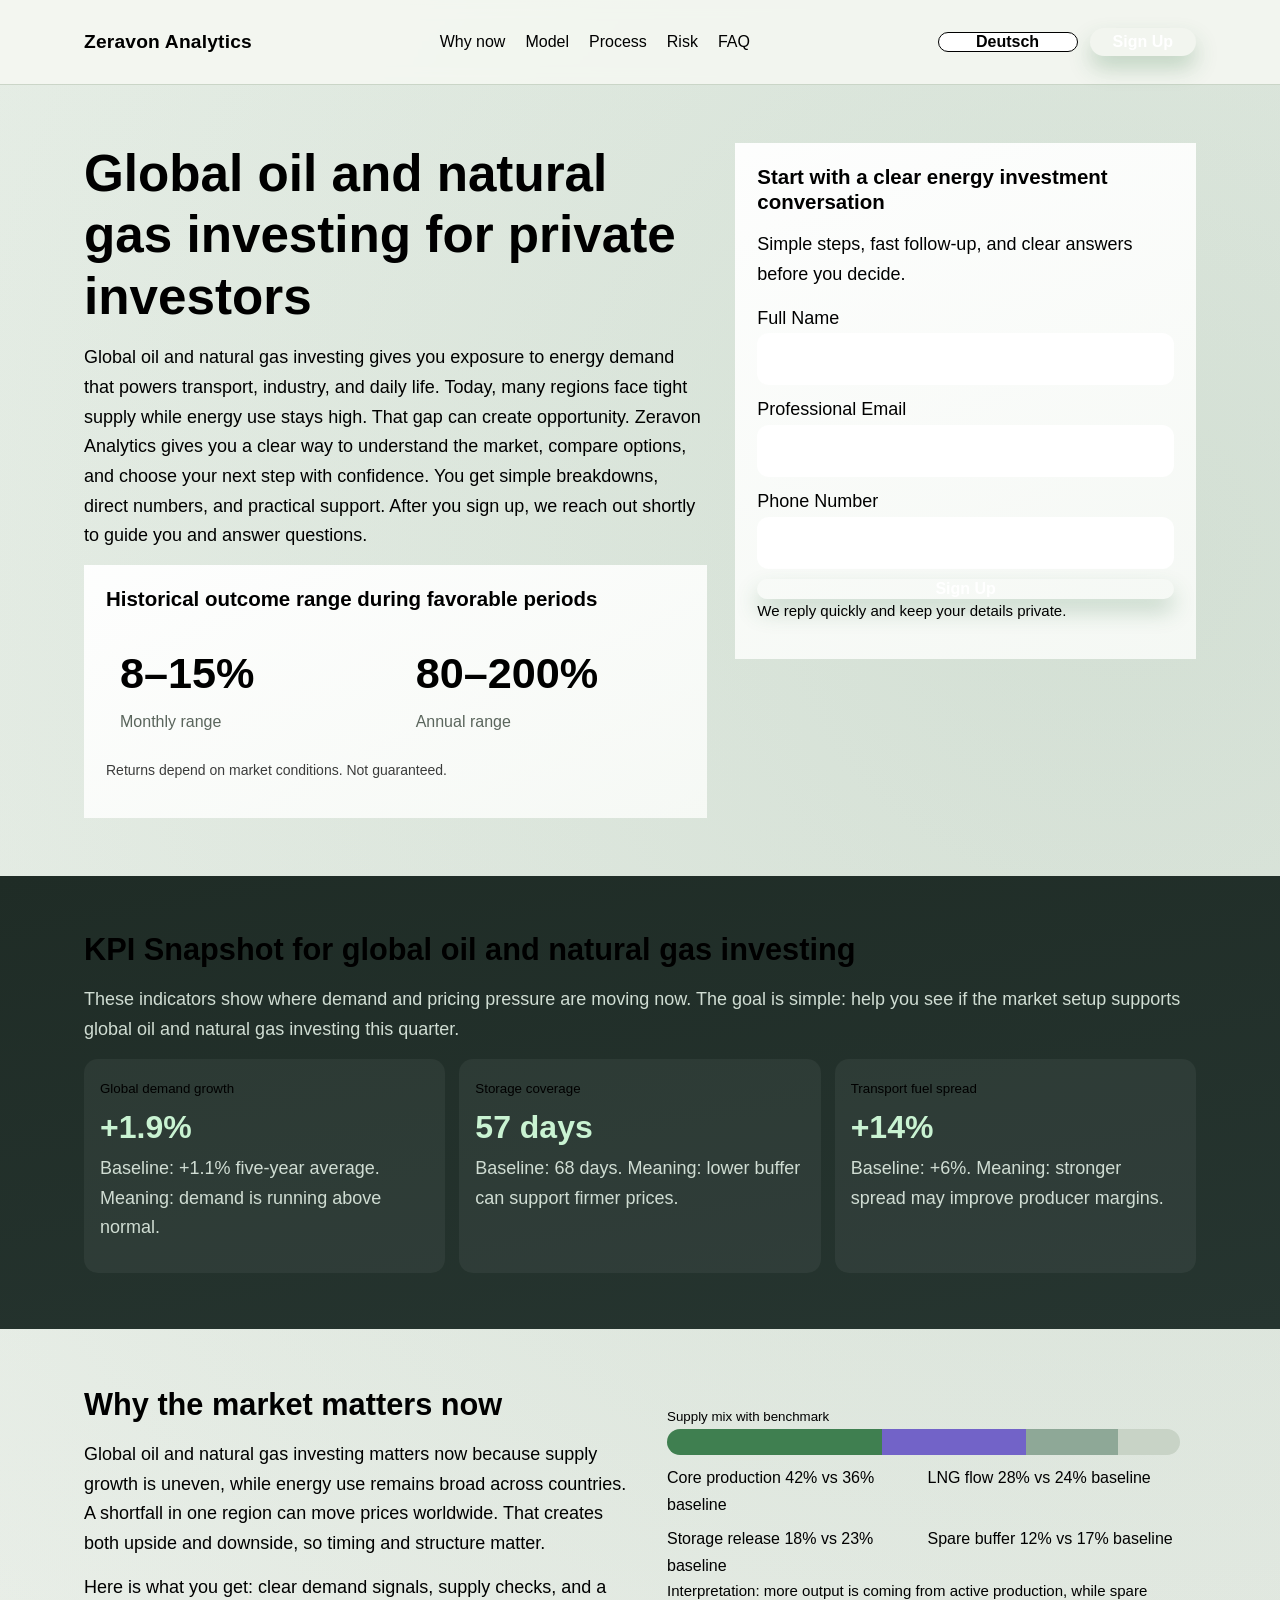
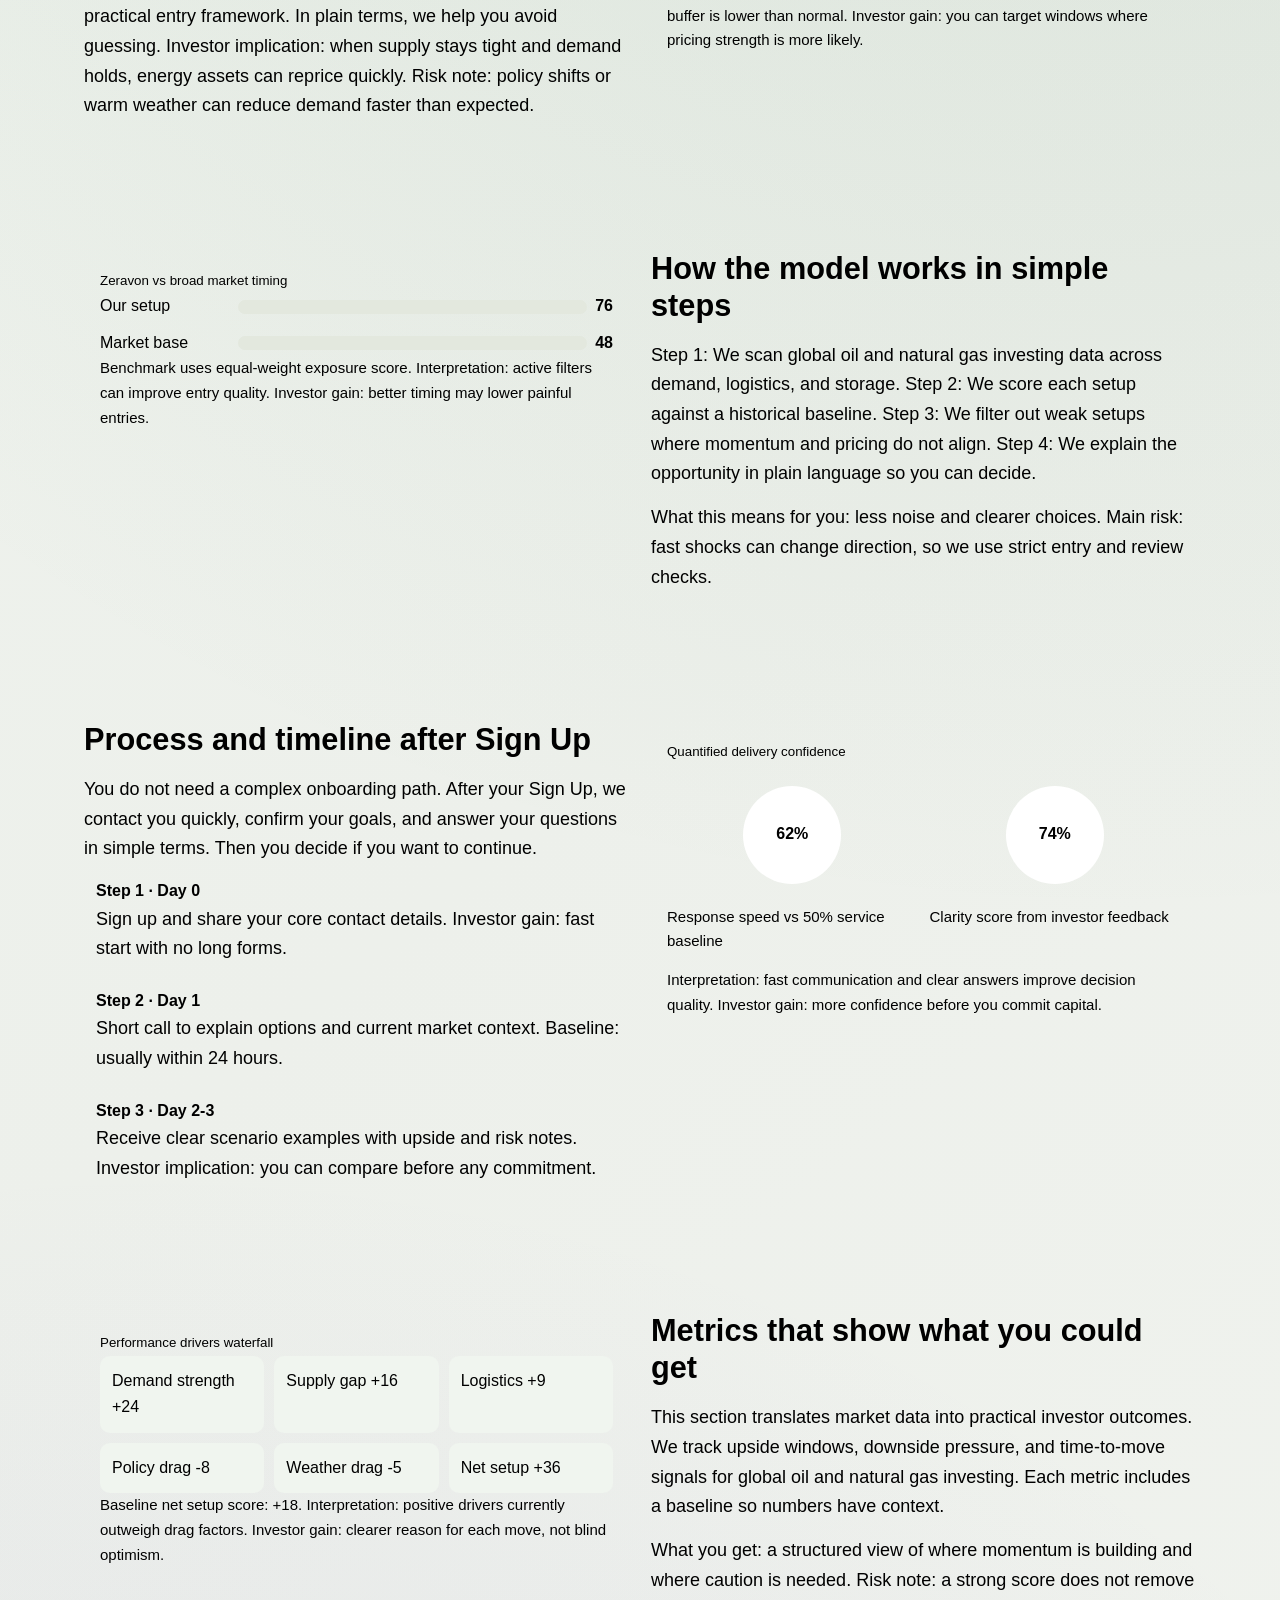
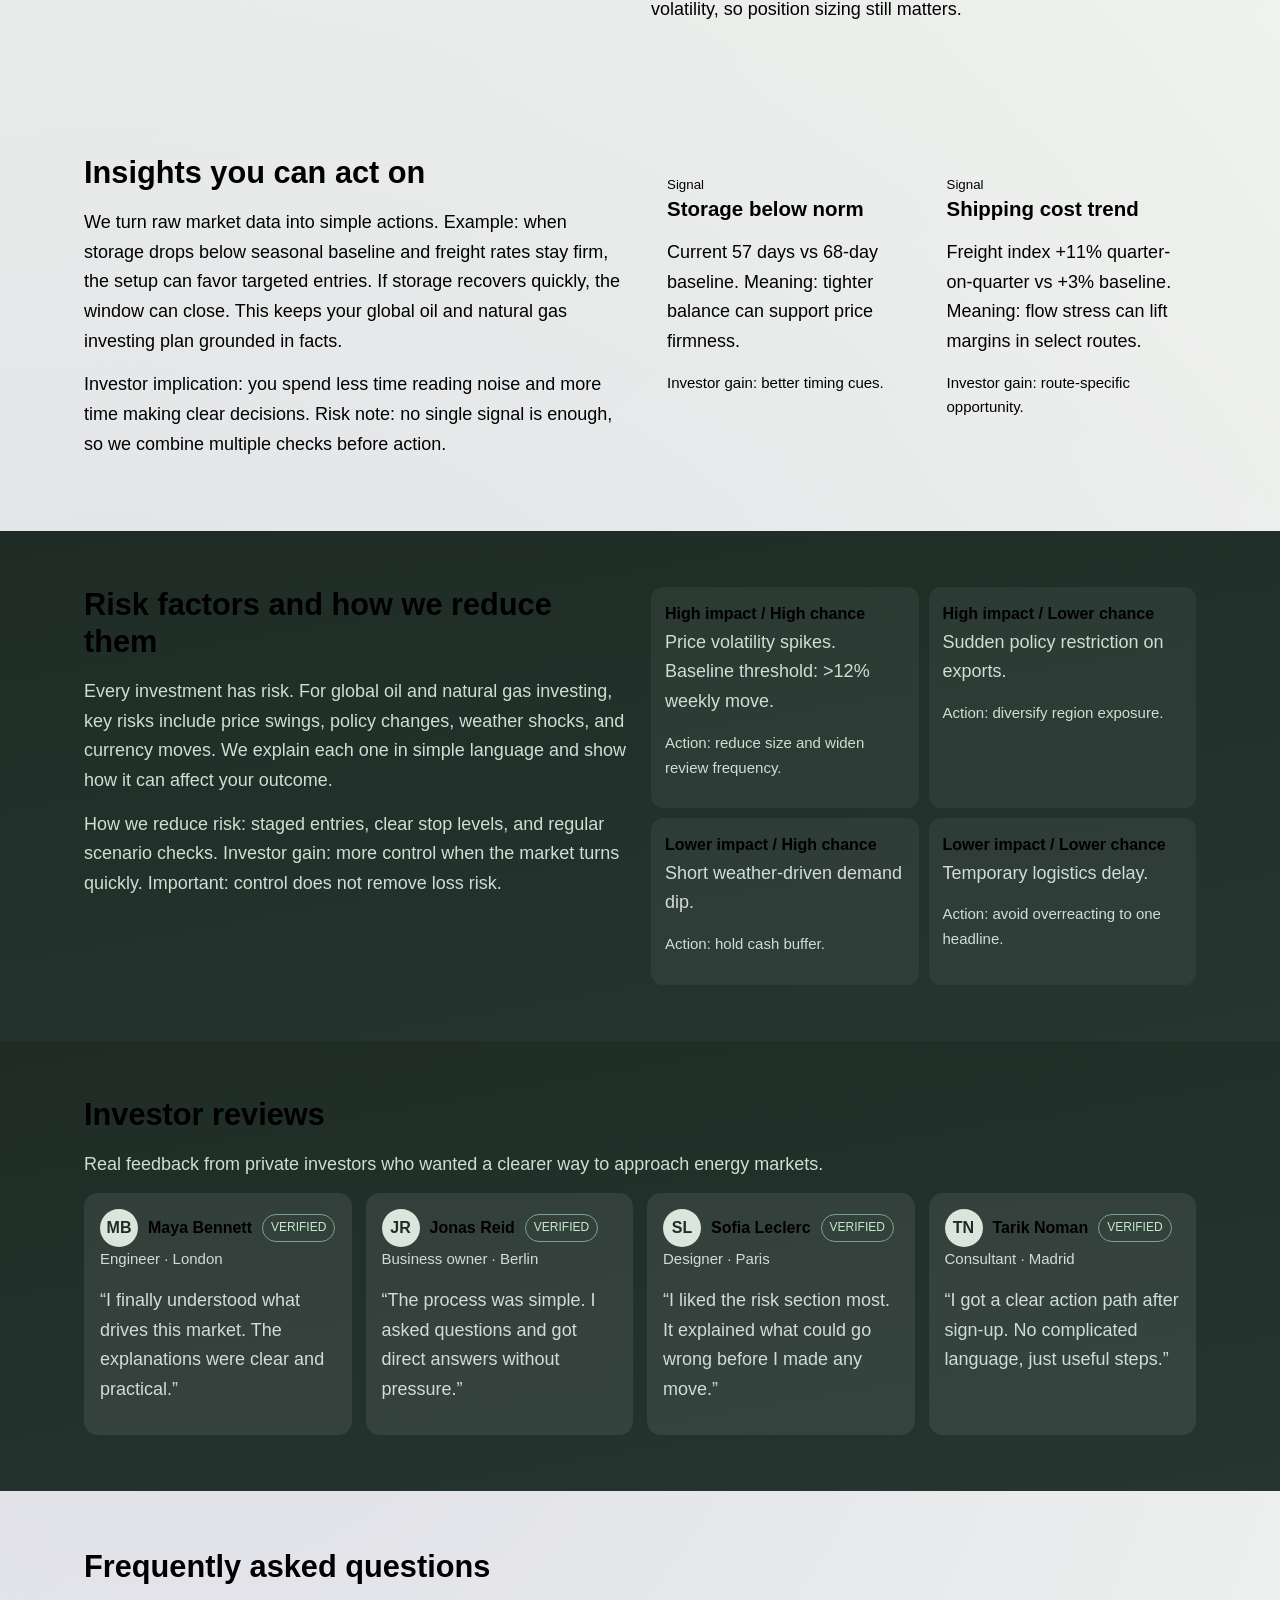
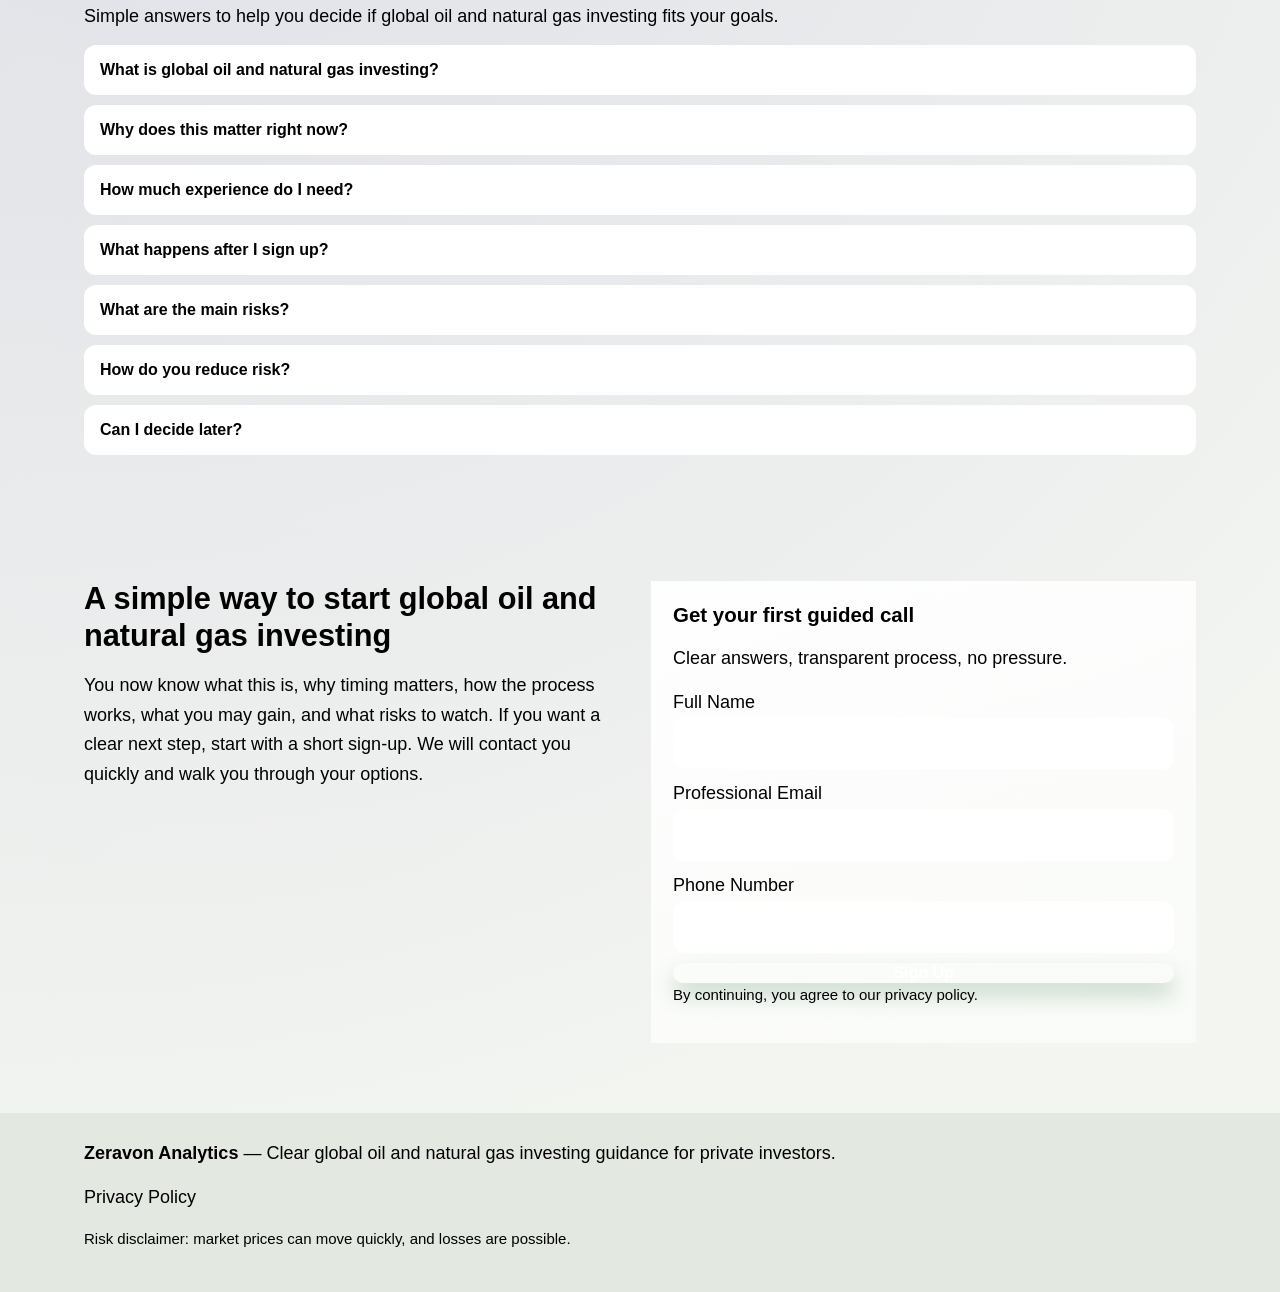
<file: de/index.html>
<!doctype html>
<html lang="en">
<head>
  <meta charset="utf-8" />
  <meta name="viewport" content="width=device-width, initial-scale=1" />
  <title>Zeravon Analytics | Global Oil and Natural Gas Investing for Deutsch</title>
  <meta name="description" content="Learn how Zeravon Analytics gives private investors a clear, simple path to global oil and natural gas investing with transparent process and risk notes." />
  <link rel="canonical" href="https://zeravonanalytics.com/de/index.html" />
  <link rel="alternate" hreflang="en" href="https://zeravonanalytics.com/index.html" />
  <link rel="alternate" hreflang="de" href="https://zeravonanalytics.com/de/index.html" />
  <link rel="alternate" hreflang="fr" href="https://zeravonanalytics.com/fr/index.html" />
  <link rel="alternate" hreflang="es" href="https://zeravonanalytics.com/es/index.html" />
  <link rel="alternate" hreflang="it" href="https://zeravonanalytics.com/it/index.html" />
  <link rel="alternate" hreflang="tr" href="https://zeravonanalytics.com/tr/index.html" />
  <link rel="alternate" hreflang="pt" href="https://zeravonanalytics.com/pt/index.html" />
  <link rel="alternate" hreflang="ja" href="https://zeravonanalytics.com/jp/index.html" />
  <link rel="alternate" hreflang="sk" href="https://zeravonanalytics.com/sk/index.html" />
  <link rel="alternate" hreflang="nl-BE" href="https://zeravonanalytics.com/be/index.html" />
  <link rel="alternate" hreflang="x-default" href="https://zeravonanalytics.com/index.html" />
  <meta property="og:title" content="Zeravon Analytics | Global Oil and Natural Gas Investing for Deutsch" />
  <meta property="og:description" content="Learn how Zeravon Analytics gives private investors a clear, simple path to global oil and natural gas investing with transparent process and risk notes." />
  <meta property="og:type" content="website" />
  <meta property="og:url" content="https://zeravonanalytics.com/de/index.html" />
  <meta name="twitter:card" content="summary_large_image" />
  <meta name="twitter:title" content="Zeravon Analytics | Global Oil and Natural Gas Investing for Deutsch" />
  <meta name="twitter:description" content="Learn how Zeravon Analytics gives private investors a clear, simple path to global oil and natural gas investing with transparent process and risk notes." />
  <link rel="stylesheet" href="../assets/style.css" />
  <script type="application/ld+json">{"@context":"https://schema.org","@graph":[{"@type":"Organization","name":"Zeravon Analytics","url":"https://zeravonanalytics.com/","logo":"https://zeravonanalytics.com/assets/img/logo.png"},{"@type":"WebSite","name":"Zeravon Analytics","url":"https://zeravonanalytics.com/"},{"@type":"FAQPage","mainEntity":[{"@type":"Question","name":"What is global oil and natural gas investing?","acceptedAnswer":{"@type":"Answer","text":"It means putting money into companies and projects connected to oil and natural gas production, transport, and sales around the world."}},{"@type":"Question","name":"What happens after I sign up?","acceptedAnswer":{"@type":"Answer","text":"After you sign up, we reach out shortly to guide you, confirm details, and answer questions before you decide."}}]},{"@type":"Review","author":{"@type":"Person","name":"Maya Bennett"},"reviewBody":"Clear steps, quick support, and easy to understand updates helped me act with confidence.","reviewRating":{"@type":"Rating","ratingValue":"5","bestRating":"5"}}]}</script>
</head>
<body>
<header class="site-header">
  <div class="container header-row">
    <a href="../index.html" class="brand">Zeravon Analytics</a>
    <nav class="main-nav" aria-label="Main navigation">
      <a href="#why">Why now</a><a href="#model">Model</a><a href="#process">Process</a><a href="#risk">Risk</a><a href="#faq">FAQ</a>
    </nav>
    <div class="header-actions">
      <div class="lang-wrap">
        <button class="lang-btn" aria-label="Current language">Deutsch</button>
        <div class="lang-menu" role="menu">
              <a href="../index.html"><span class="flag"><svg viewBox="0 0 20 14" width="20" height="14"><rect width="20" height="14" fill="#1e4aa8"/><path d="M0 0L20 14M20 0L0 14" stroke="#fff" stroke-width="3"/><path d="M0 0L20 14M20 0L0 14" stroke="#c8212f" stroke-width="1.5"/></svg></span>English</a>
              <a href="../de/index.html"><span class="flag"><svg viewBox="0 0 20 14" width="20" height="14"><rect width="20" height="14" fill="#ffce00"/><rect width="20" height="9.3" fill="#dd0000"/><rect width="20" height="4.6" fill="#111"/></svg></span>Deutsch</a>
              <a href="../fr/index.html"><span class="flag"><svg viewBox="0 0 20 14" width="20" height="14"><rect width="20" height="14" fill="#fff"/><rect width="6.7" height="14" fill="#1b4db8"/><rect x="13.3" width="6.7" height="14" fill="#d81f32"/></svg></span>Français</a>
              <a href="../es/index.html"><span class="flag"><svg viewBox="0 0 20 14" width="20" height="14"><rect width="20" height="14" fill="#aa151b"/><rect y="3.5" width="20" height="7" fill="#f1bf00"/></svg></span>Español</a>
              <a href="../it/index.html"><span class="flag"><svg viewBox="0 0 20 14" width="20" height="14"><rect width="20" height="14" fill="#fff"/><rect width="6.7" height="14" fill="#009246"/><rect x="13.3" width="6.7" height="14" fill="#ce2b37"/></svg></span>Italiano</a>
              <a href="../tr/index.html"><span class="flag"><svg viewBox="0 0 20 14" width="20" height="14"><rect width="20" height="14" fill="#e30a17"/><circle cx="8" cy="7" r="3.2" fill="#fff"/><circle cx="8.8" cy="7" r="2.4" fill="#e30a17"/><polygon points="12.2,7 13.8,6.2 13.5,7.9 14.7,9.1 12.9,9.2 12.2,10.8 11.6,9.2 9.8,9.1 11,7.9 10.7,6.2" fill="#fff"/></svg></span>Türkçe</a>
              <a href="../pt/index.html"><span class="flag"><svg viewBox="0 0 20 14" width="20" height="14"><rect width="20" height="14" fill="#ff0000"/><rect width="8" height="14" fill="#006600"/></svg></span>Português</a>
              <a href="../jp/index.html"><span class="flag"><svg viewBox="0 0 20 14" width="20" height="14"><rect width="20" height="14" fill="#fff"/><circle cx="10" cy="7" r="3.5" fill="#bc002d"/></svg></span>日本語</a>
              <a href="../sk/index.html"><span class="flag"><svg viewBox="0 0 20 14" width="20" height="14"><rect width="20" height="14" fill="#ee1c25"/><rect width="20" height="9.3" fill="#0b4ea2"/><rect width="20" height="4.6" fill="#fff"/></svg></span>Slovak</a>
              <a href="../be/index.html"><span class="flag"><svg viewBox="0 0 20 14" width="20" height="14"><rect width="20" height="14" fill="#fae042"/><rect width="6.7" height="14" fill="#111"/><rect x="13.3" width="6.7" height="14" fill="#ef3340"/></svg></span>Nederlands(BE)</a>
        </div>
      </div>
      <a class="btn btn-primary" href="#lead">Sign Up</a>
      <button class="burger" aria-label="Open menu">☰</button>
    </div>
  </div>
</header>

<div class="drawer" aria-hidden="true">
  <div class="drawer-panel" role="dialog" aria-modal="true" aria-label="Mobile menu">
    <button class="btn btn-muted close-drawer">X</button>
    <nav class="drawer-nav">
      <a href="#why">Why now</a><a href="#model">Model</a><a href="#process">Process</a><a href="#risk">Risk</a><a href="#faq">FAQ</a>
    </nav>
    <div class="lang-wrap">
      <button class="lang-btn">Deutsch</button>
      <div class="lang-menu" role="menu">
              <a href="../index.html"><span class="flag"><svg viewBox="0 0 20 14" width="20" height="14"><rect width="20" height="14" fill="#1e4aa8"/><path d="M0 0L20 14M20 0L0 14" stroke="#fff" stroke-width="3"/><path d="M0 0L20 14M20 0L0 14" stroke="#c8212f" stroke-width="1.5"/></svg></span>English</a>
              <a href="../de/index.html"><span class="flag"><svg viewBox="0 0 20 14" width="20" height="14"><rect width="20" height="14" fill="#ffce00"/><rect width="20" height="9.3" fill="#dd0000"/><rect width="20" height="4.6" fill="#111"/></svg></span>Deutsch</a>
              <a href="../fr/index.html"><span class="flag"><svg viewBox="0 0 20 14" width="20" height="14"><rect width="20" height="14" fill="#fff"/><rect width="6.7" height="14" fill="#1b4db8"/><rect x="13.3" width="6.7" height="14" fill="#d81f32"/></svg></span>Français</a>
              <a href="../es/index.html"><span class="flag"><svg viewBox="0 0 20 14" width="20" height="14"><rect width="20" height="14" fill="#aa151b"/><rect y="3.5" width="20" height="7" fill="#f1bf00"/></svg></span>Español</a>
              <a href="../it/index.html"><span class="flag"><svg viewBox="0 0 20 14" width="20" height="14"><rect width="20" height="14" fill="#fff"/><rect width="6.7" height="14" fill="#009246"/><rect x="13.3" width="6.7" height="14" fill="#ce2b37"/></svg></span>Italiano</a>
              <a href="../tr/index.html"><span class="flag"><svg viewBox="0 0 20 14" width="20" height="14"><rect width="20" height="14" fill="#e30a17"/><circle cx="8" cy="7" r="3.2" fill="#fff"/><circle cx="8.8" cy="7" r="2.4" fill="#e30a17"/><polygon points="12.2,7 13.8,6.2 13.5,7.9 14.7,9.1 12.9,9.2 12.2,10.8 11.6,9.2 9.8,9.1 11,7.9 10.7,6.2" fill="#fff"/></svg></span>Türkçe</a>
              <a href="../pt/index.html"><span class="flag"><svg viewBox="0 0 20 14" width="20" height="14"><rect width="20" height="14" fill="#ff0000"/><rect width="8" height="14" fill="#006600"/></svg></span>Português</a>
              <a href="../jp/index.html"><span class="flag"><svg viewBox="0 0 20 14" width="20" height="14"><rect width="20" height="14" fill="#fff"/><circle cx="10" cy="7" r="3.5" fill="#bc002d"/></svg></span>日本語</a>
              <a href="../sk/index.html"><span class="flag"><svg viewBox="0 0 20 14" width="20" height="14"><rect width="20" height="14" fill="#ee1c25"/><rect width="20" height="9.3" fill="#0b4ea2"/><rect width="20" height="4.6" fill="#fff"/></svg></span>Slovak</a>
              <a href="../be/index.html"><span class="flag"><svg viewBox="0 0 20 14" width="20" height="14"><rect width="20" height="14" fill="#fae042"/><rect width="6.7" height="14" fill="#111"/><rect x="13.3" width="6.7" height="14" fill="#ef3340"/></svg></span>Nederlands(BE)</a>
      </div>
    </div>
    <a class="btn btn-primary" href="#lead">Sign Up</a>
  </div>
</div>

<main>
<section class="hero section">
  <div class="container hero-grid">
    <div class="reveal">
      <h1>Global oil and natural gas investing for private investors</h1>
      <p>Global oil and natural gas investing gives you exposure to energy demand that powers transport, industry, and daily life. Today, many regions face tight supply while energy use stays high. That gap can create opportunity. Zeravon Analytics gives you a clear way to understand the market, compare options, and choose your next step with confidence. You get simple breakdowns, direct numbers, and practical support. After you sign up, we reach out shortly to guide you and answer questions.</p>
      <div class="panel performance">
        <h3>Historical outcome range during favorable periods</h3>
        <div class="perf-grid">
          <article class="perf-item"><div class="perf-value">8–15%</div><div class="muted">Monthly range</div></article>
          <article class="perf-item"><div class="perf-value">80–200%</div><div class="muted">Annual range</div></article>
        </div>
        <p class="micro">Returns depend on market conditions. Not guaranteed.</p>
      </div>
    </div>
    <aside id="lead" class="panel lead-form reveal">
      <h3>Start with a clear energy investment conversation</h3>
      <p>Simple steps, fast follow-up, and clear answers before you decide.</p>
      <form>
        <label>Full Name<input type="text" name="name" required autocomplete="name" /></label>
        <label>Professional Email<input type="email" name="email" required autocomplete="email" /></label>
        <label>Phone Number<input type="tel" name="phone" required autocomplete="tel" /></label>
        <button class="btn btn-primary" type="submit">Sign Up</button>
      </form>
      <p class="small">We reply quickly and keep your details private.</p>
    </aside>
  </div>
</section>

<section class="dark-section">
  <div class="container reveal">
    <h2>KPI Snapshot for global oil and natural gas investing</h2>
    <p>These indicators show where demand and pricing pressure are moving now. The goal is simple: help you see if the market setup supports global oil and natural gas investing this quarter.</p>
    <div class="kpi-row">
      <div class="kpi"><small>Global demand growth</small><strong>+1.9%</strong><p>Baseline: +1.1% five-year average. Meaning: demand is running above normal.</p></div>
      <div class="kpi"><small>Storage coverage</small><strong>57 days</strong><p>Baseline: 68 days. Meaning: lower buffer can support firmer prices.</p></div>
      <div class="kpi"><small>Transport fuel spread</small><strong>+14%</strong><p>Baseline: +6%. Meaning: stronger spread may improve producer margins.</p></div>
    </div>
  </div>
</section>

<section id="why" class="section">
  <div class="container split reveal">
    <div>
      <h2>Why the market matters now</h2>
      <p>Global oil and natural gas investing matters now because supply growth is uneven, while energy use remains broad across countries. A shortfall in one region can move prices worldwide. That creates both upside and downside, so timing and structure matter.</p>
      <p>Here is what you get: clear demand signals, supply checks, and a practical entry framework. In plain terms, we help you avoid guessing. Investor implication: when supply stays tight and demand holds, energy assets can reprice quickly. Risk note: policy shifts or warm weather can reduce demand faster than expected.</p>
    </div>
    <div class="card">
      <small>Supply mix with benchmark</small>
      <div class="stack-bar"><span class="seg1"></span><span class="seg2"></span><span class="seg3"></span><span class="seg4"></span></div>
      <div class="legend">
        <div>Core production 42% vs 36% baseline</div><div>LNG flow 28% vs 24% baseline</div>
        <div>Storage release 18% vs 23% baseline</div><div>Spare buffer 12% vs 17% baseline</div>
      </div>
      <p class="small">Interpretation: more output is coming from active production, while spare buffer is lower than normal. Investor gain: you can target windows where pricing strength is more likely.</p>
    </div>
  </div>
</section>

<section id="model" class="section" style="background:var(--bg-alt)">
  <div class="container split reveal">
    <div class="card">
      <small>Zeravon vs broad market timing</small>
      <div class="compare">
        <div class="compare-row"><span>Our setup</span><span class="bar-bg"><span class="bar-fill-us"></span></span><strong>76</strong></div>
        <div class="compare-row"><span>Market base</span><span class="bar-bg"><span class="bar-fill-m"></span></span><strong>48</strong></div>
      </div>
      <p class="small">Benchmark uses equal-weight exposure score. Interpretation: active filters can improve entry quality. Investor gain: better timing may lower painful entries.</p>
    </div>
    <div>
      <h2>How the model works in simple steps</h2>
      <p>Step 1: We scan global oil and natural gas investing data across demand, logistics, and storage. Step 2: We score each setup against a historical baseline. Step 3: We filter out weak setups where momentum and pricing do not align. Step 4: We explain the opportunity in plain language so you can decide.</p>
      <p>What this means for you: less noise and clearer choices. Main risk: fast shocks can change direction, so we use strict entry and review checks.</p>
    </div>
  </div>
</section>

<section id="process" class="section">
  <div class="container split reveal">
    <div>
      <h2>Process and timeline after Sign Up</h2>
      <p>You do not need a complex onboarding path. After your Sign Up, we contact you quickly, confirm your goals, and answer your questions in simple terms. Then you decide if you want to continue.</p>
      <div class="timeline">
        <div class="step"><strong>Step 1 · Day 0</strong><p>Sign up and share your core contact details. Investor gain: fast start with no long forms.</p></div>
        <div class="step"><strong>Step 2 · Day 1</strong><p>Short call to explain options and current market context. Baseline: usually within 24 hours.</p></div>
        <div class="step"><strong>Step 3 · Day 2-3</strong><p>Receive clear scenario examples with upside and risk notes. Investor implication: you can compare before any commitment.</p></div>
      </div>
    </div>
    <div class="card">
      <small>Quantified delivery confidence</small>
      <div class="rings">
        <div><div class="ring"><span>62%</span></div><p class="small">Response speed vs 50% service baseline</p></div>
        <div><div class="ring" style="background:conic-gradient(var(--accent-b) 0 74%, #d5ddd2 74% 100%)"><span>74%</span></div><p class="small">Clarity score from investor feedback</p></div>
      </div>
      <p class="small">Interpretation: fast communication and clear answers improve decision quality. Investor gain: more confidence before you commit capital.</p>
    </div>
  </div>
</section>

<section class="section" style="background:var(--bg-alt)">
  <div class="container split reveal">
    <div class="card">
      <small>Performance drivers waterfall</small>
      <div class="waterfall">
        <div class="w-row"><div class="w-box">Demand strength +24</div><div class="w-box">Supply gap +16</div><div class="w-box">Logistics +9</div></div>
        <div class="w-row"><div class="w-box">Policy drag -8</div><div class="w-box">Weather drag -5</div><div class="w-box">Net setup +36</div></div>
      </div>
      <p class="small">Baseline net setup score: +18. Interpretation: positive drivers currently outweigh drag factors. Investor gain: clearer reason for each move, not blind optimism.</p>
    </div>
    <div>
      <h2>Metrics that show what you could get</h2>
      <p>This section translates market data into practical investor outcomes. We track upside windows, downside pressure, and time-to-move signals for global oil and natural gas investing. Each metric includes a baseline so numbers have context.</p>
      <p>What you get: a structured view of where momentum is building and where caution is needed. Risk note: a strong score does not remove volatility, so position sizing still matters.</p>
    </div>
  </div>
</section>

<section class="section">
  <div class="container split reveal">
    <div>
      <h2>Insights you can act on</h2>
      <p>We turn raw market data into simple actions. Example: when storage drops below seasonal baseline and freight rates stay firm, the setup can favor targeted entries. If storage recovers quickly, the window can close. This keeps your global oil and natural gas investing plan grounded in facts.</p>
      <p>Investor implication: you spend less time reading noise and more time making clear decisions. Risk note: no single signal is enough, so we combine multiple checks before action.</p>
    </div>
    <div class="grid-2">
      <div class="card"><small>Signal</small><h3>Storage below norm</h3><p>Current 57 days vs 68-day baseline. Meaning: tighter balance can support price firmness.</p><p class="small">Investor gain: better timing cues.</p></div>
      <div class="card"><small>Signal</small><h3>Shipping cost trend</h3><p>Freight index +11% quarter-on-quarter vs +3% baseline. Meaning: flow stress can lift margins in select routes.</p><p class="small">Investor gain: route-specific opportunity.</p></div>
    </div>
  </div>
</section>

<section id="risk" class="dark-section">
  <div class="container split reveal">
    <div>
      <h2>Risk factors and how we reduce them</h2>
      <p>Every investment has risk. For global oil and natural gas investing, key risks include price swings, policy changes, weather shocks, and currency moves. We explain each one in simple language and show how it can affect your outcome.</p>
      <p>How we reduce risk: staged entries, clear stop levels, and regular scenario checks. Investor gain: more control when the market turns quickly. Important: control does not remove loss risk.</p>
    </div>
    <div class="risk-matrix">
      <div class="risk-cell"><strong>High impact / High chance</strong><p>Price volatility spikes. Baseline threshold: >12% weekly move.</p><p class="small">Action: reduce size and widen review frequency.</p></div>
      <div class="risk-cell"><strong>High impact / Lower chance</strong><p>Sudden policy restriction on exports.</p><p class="small">Action: diversify region exposure.</p></div>
      <div class="risk-cell"><strong>Lower impact / High chance</strong><p>Short weather-driven demand dip.</p><p class="small">Action: hold cash buffer.</p></div>
      <div class="risk-cell"><strong>Lower impact / Lower chance</strong><p>Temporary logistics delay.</p><p class="small">Action: avoid overreacting to one headline.</p></div>
    </div>
  </div>
</section>

<section class="dark-section reviews">
  <div class="container reveal">
    <h2>Investor reviews</h2>
    <p>Real feedback from private investors who wanted a clearer way to approach energy markets.</p>
    <div class="grid-2">
      <article class="review-card"><div class="review-top"><span class="avatar">MB</span><strong>Maya Bennett</strong><span class="verified">VERIFIED</span></div><p class="small">Engineer · London</p><p>“I finally understood what drives this market. The explanations were clear and practical.”</p></article>
      <article class="review-card"><div class="review-top"><span class="avatar">JR</span><strong>Jonas Reid</strong><span class="verified">VERIFIED</span></div><p class="small">Business owner · Berlin</p><p>“The process was simple. I asked questions and got direct answers without pressure.”</p></article>
      <article class="review-card"><div class="review-top"><span class="avatar">SL</span><strong>Sofia Leclerc</strong><span class="verified">VERIFIED</span></div><p class="small">Designer · Paris</p><p>“I liked the risk section most. It explained what could go wrong before I made any move.”</p></article>
      <article class="review-card"><div class="review-top"><span class="avatar">TN</span><strong>Tarik Noman</strong><span class="verified">VERIFIED</span></div><p class="small">Consultant · Madrid</p><p>“I got a clear action path after sign-up. No complicated language, just useful steps.”</p></article>
    </div>
  </div>
</section>

<section id="faq" class="section">
  <div class="container reveal">
    <h2>Frequently asked questions</h2>
    <p>Simple answers to help you decide if global oil and natural gas investing fits your goals.</p>
    <div class="faq-item"><button class="faq-q">What is global oil and natural gas investing?</button><div class="faq-a-wrap"><p class="faq-answer">It means investing in opportunities linked to producing, moving, and selling oil and natural gas around the world.</p></div></div>
    <div class="faq-item"><button class="faq-q">Why does this matter right now?</button><div class="faq-a-wrap"><p class="faq-answer">Demand is steady while some supply channels remain tight. That setup can create pricing opportunities, but it also brings volatility.</p></div></div>
    <div class="faq-item"><button class="faq-q">How much experience do I need?</button><div class="faq-a-wrap"><p class="faq-answer">You do not need technical expertise. We explain terms in plain English and guide you through each step.</p></div></div>
    <div class="faq-item"><button class="faq-q">What happens after I sign up?</button><div class="faq-a-wrap"><p class="faq-answer">After you sign up, we usually reach out shortly to confirm details and answer questions.</p></div></div>
    <div class="faq-item"><button class="faq-q">What are the main risks?</button><div class="faq-a-wrap"><p class="faq-answer">Main risks include price swings, policy shifts, and demand changes. These can affect results quickly.</p></div></div>
    <div class="faq-item"><button class="faq-q">How do you reduce risk?</button><div class="faq-a-wrap"><p class="faq-answer">We use staged entries, clear review points, and scenario checks so decisions are not based on one signal.</p></div></div>
    <div class="faq-item"><button class="faq-q">Can I decide later?</button><div class="faq-a-wrap"><p class="faq-answer">Yes. Sign-up starts a conversation. You decide if you want to continue after your questions are answered.</p></div></div>
  </div>
</section>

<section class="final-cta section" style="background:var(--bg-alt)">
  <div class="container split reveal">
    <div>
      <h2>A simple way to start global oil and natural gas investing</h2>
      <p>You now know what this is, why timing matters, how the process works, what you may gain, and what risks to watch. If you want a clear next step, start with a short sign-up. We will contact you quickly and walk you through your options.</p>
    </div>
    <aside class="panel lead-form">
      <h3>Get your first guided call</h3>
      <p>Clear answers, transparent process, no pressure.</p>
      <form>
        <label>Full Name<input type="text" required /></label>
        <label>Professional Email<input type="email" required /></label>
        <label>Phone Number<input type="tel" required /></label>
        <button class="btn btn-primary" type="submit">Sign Up</button>
      </form>
      <p class="small">By continuing, you agree to our privacy policy.</p>
    </aside>
  </div>
</section>
</main>

<footer>
  <div class="container">
    <p><strong>Zeravon Analytics</strong> — Clear global oil and natural gas investing guidance for private investors.</p>
    <p><a href="#" data-open-policy>Privacy Policy</a></p>
    <p class="small">Risk disclaimer: market prices can move quickly, and losses are possible.</p>
  </div>
</footer>

<div class="policy-modal" aria-hidden="true">
  <div class="modal-box" role="dialog" aria-modal="true" aria-label="Privacy policy">
    <div class="modal-head"><h3>Privacy Policy</h3><button class="btn btn-muted close-x" data-close-policy>X</button></div>
    <div class="modal-content">
      <p><strong>Introduction:</strong> We value your privacy and explain clearly how your data is handled.</p>
      <p><strong>Data collection:</strong> We collect your name, email, and phone number when you submit forms.</p>
      <p><strong>Legal basis:</strong> We process data to answer your request and provide service communication.</p>
      <p><strong>Cookies:</strong> We use essential cookies for site function and basic analytics to improve the website.</p>
      <p><strong>Retention:</strong> We keep personal data only as long as needed for communication and legal duties.</p>
      <p><strong>Third-party sharing:</strong> We use trusted service providers for hosting and communication support.</p>
      <p><strong>Security:</strong> We apply technical and organizational safeguards to protect your information.</p>
      <p><strong>User rights:</strong> You can request access, correction, or deletion of your personal data.</p>
      <p><strong>International transfers:</strong> Some providers may process data outside your country with safeguards.</p>
      <p><strong>Industry risk disclosure:</strong> Investment-related information is educational and does not guarantee returns.</p>
      <p><strong>Contact:</strong> Email us at privacy@zeravonanalytics.com for privacy requests.</p>
    </div>
    <div class="modal-foot"><button class="btn btn-muted" data-close-policy>Close</button></div>
  </div>
</div>

<script defer src="../assets/app.js"></script>
</body>
</html>
</file>
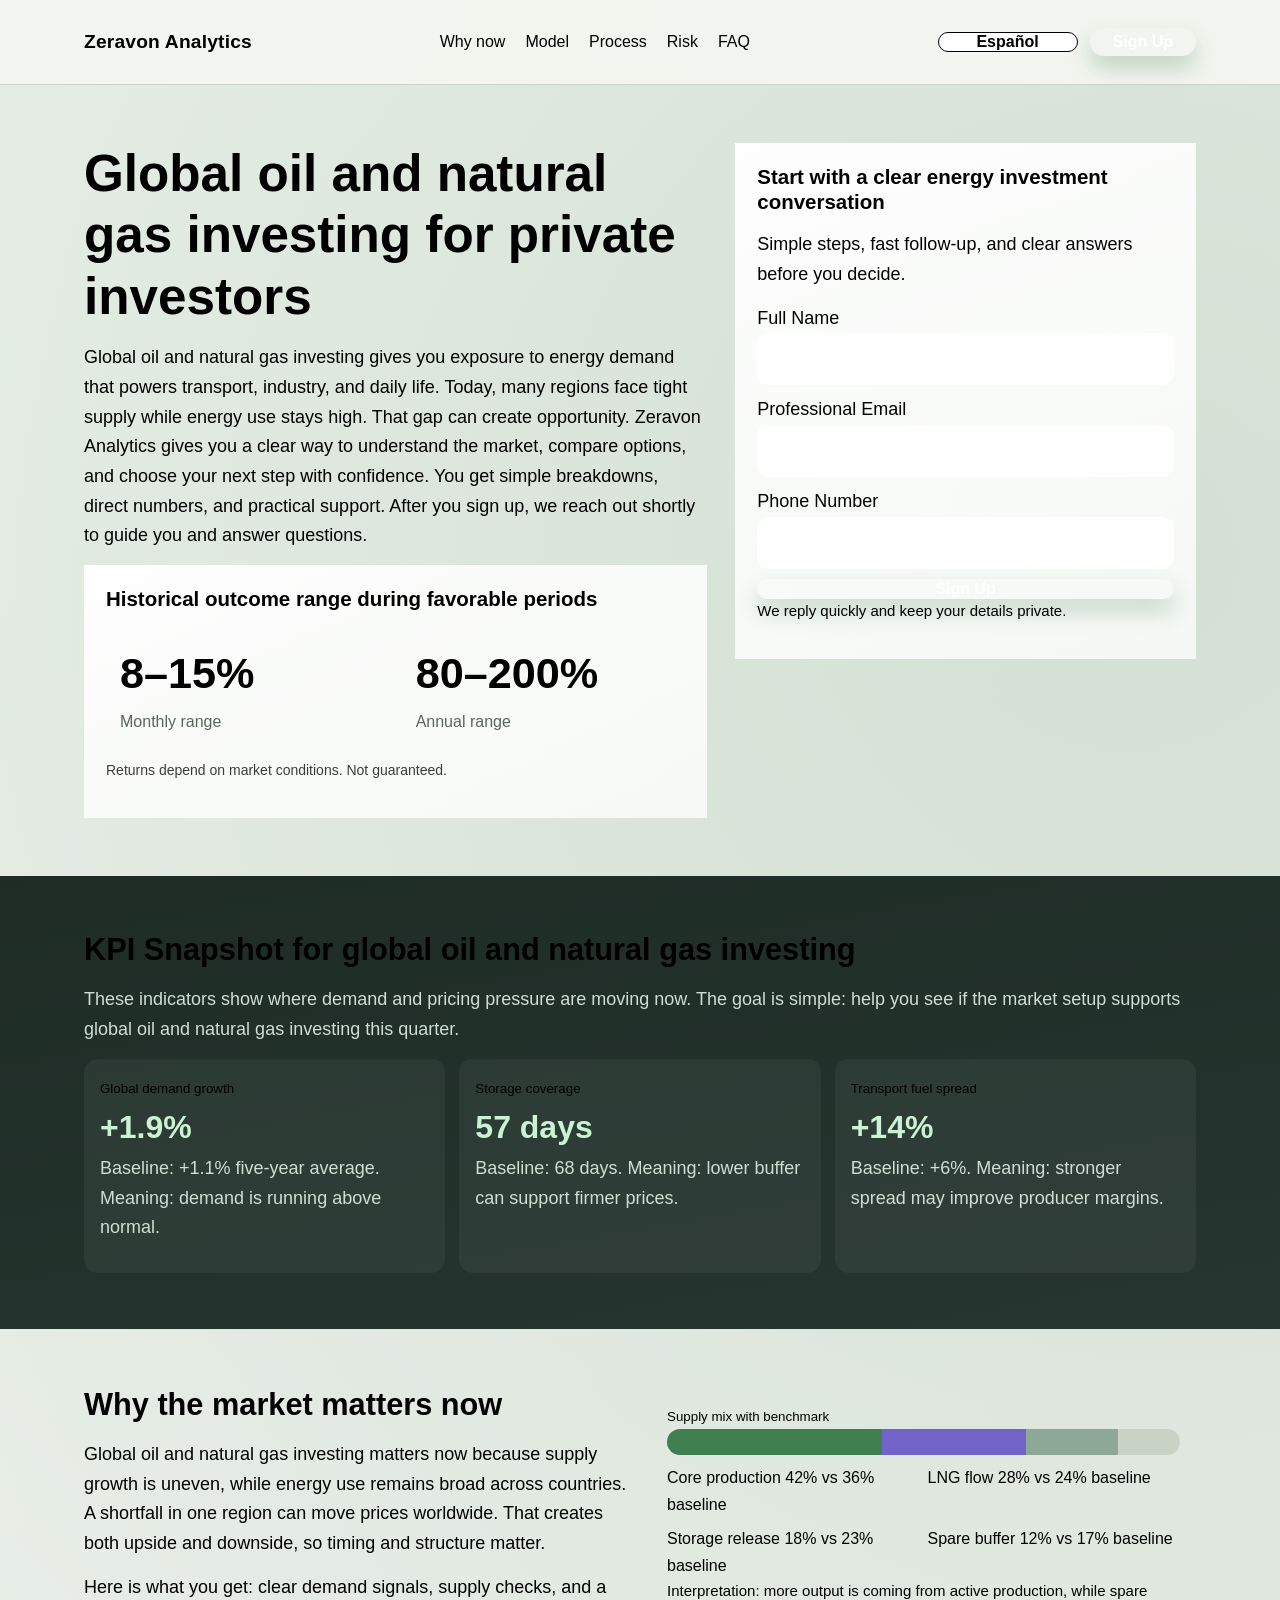
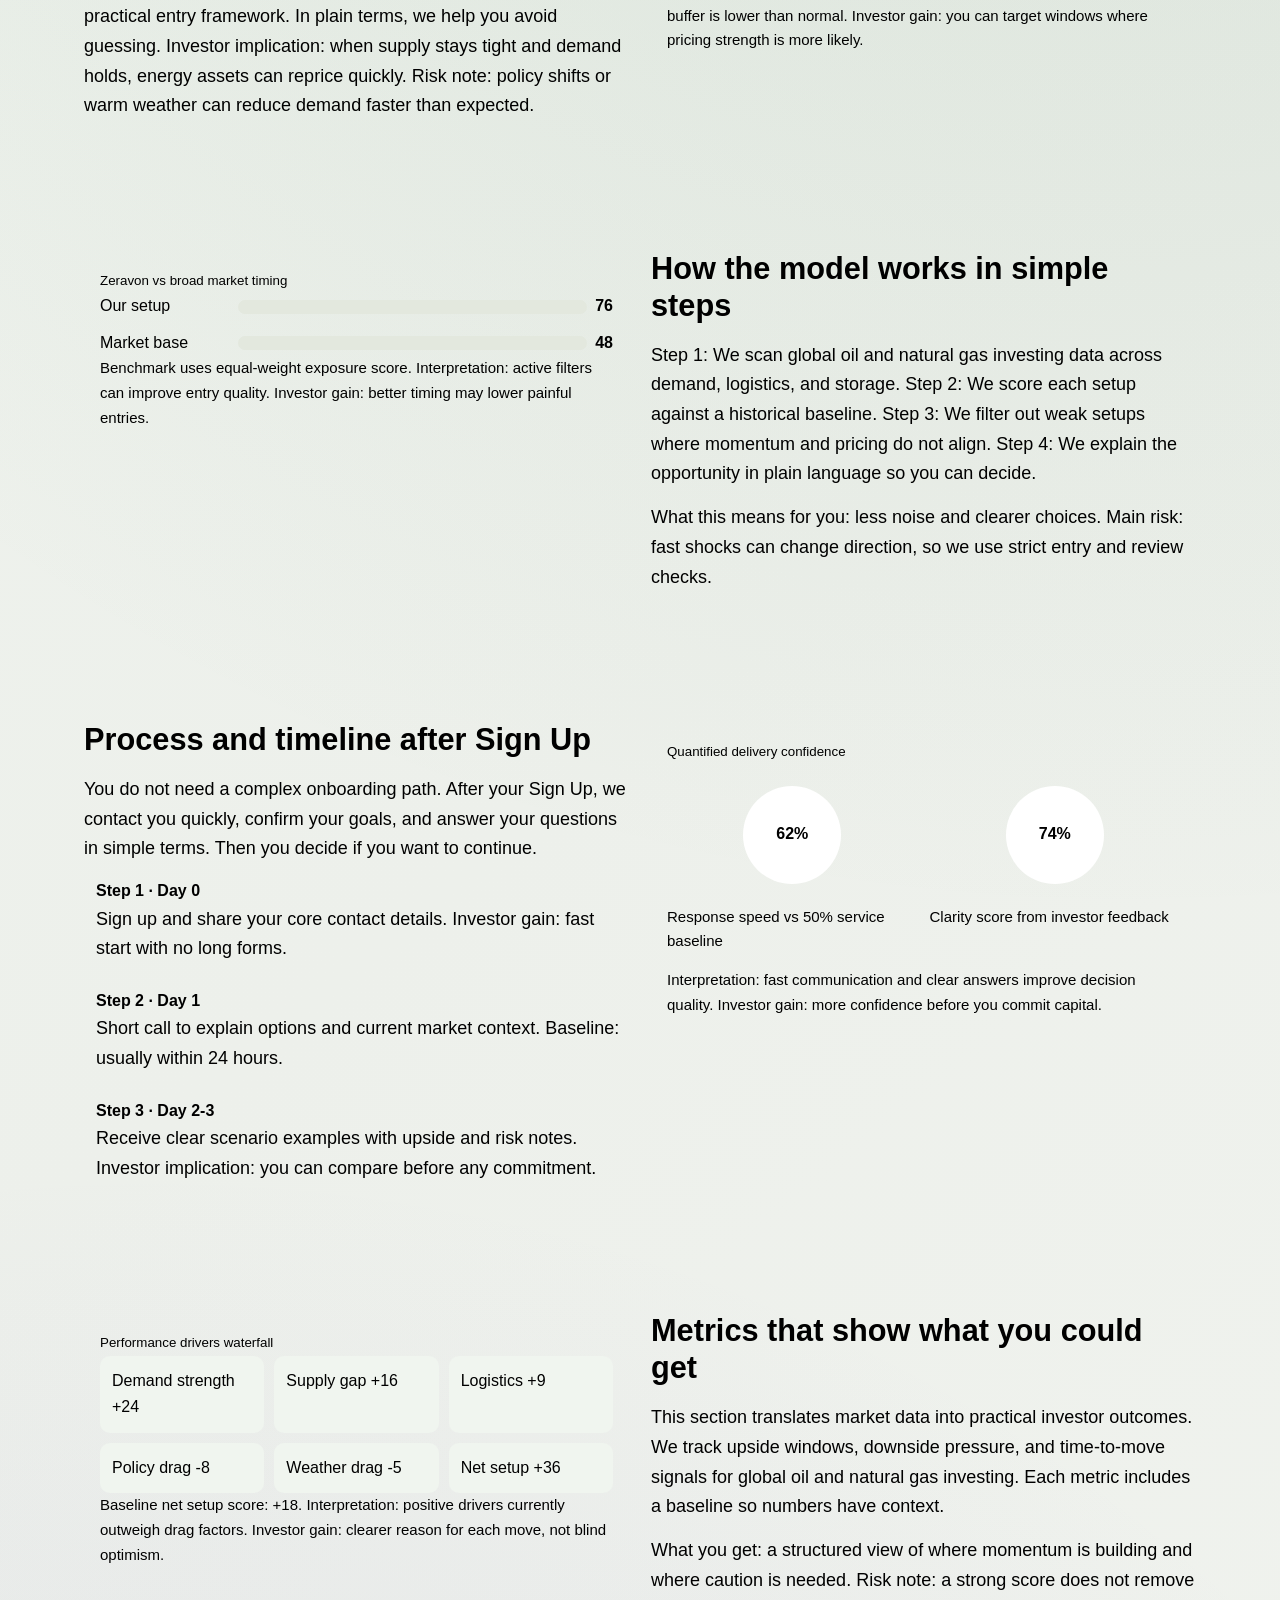
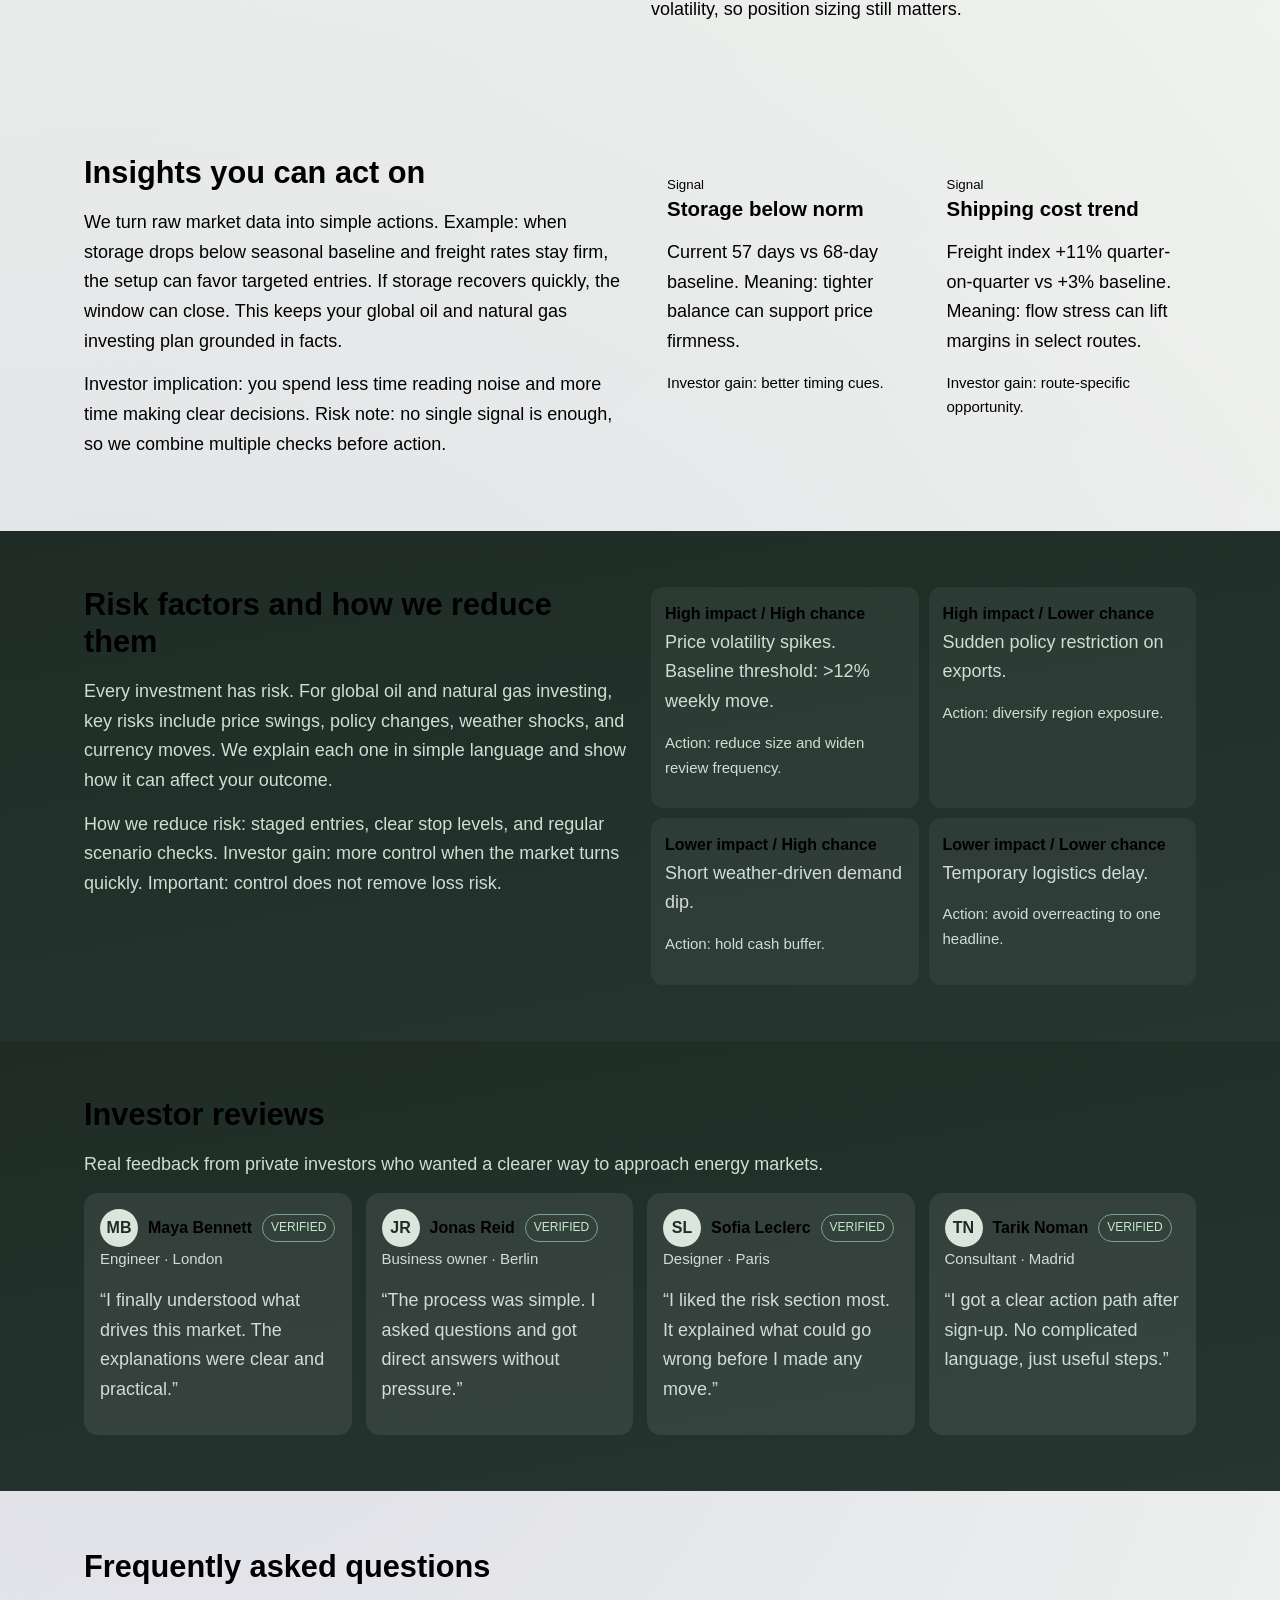
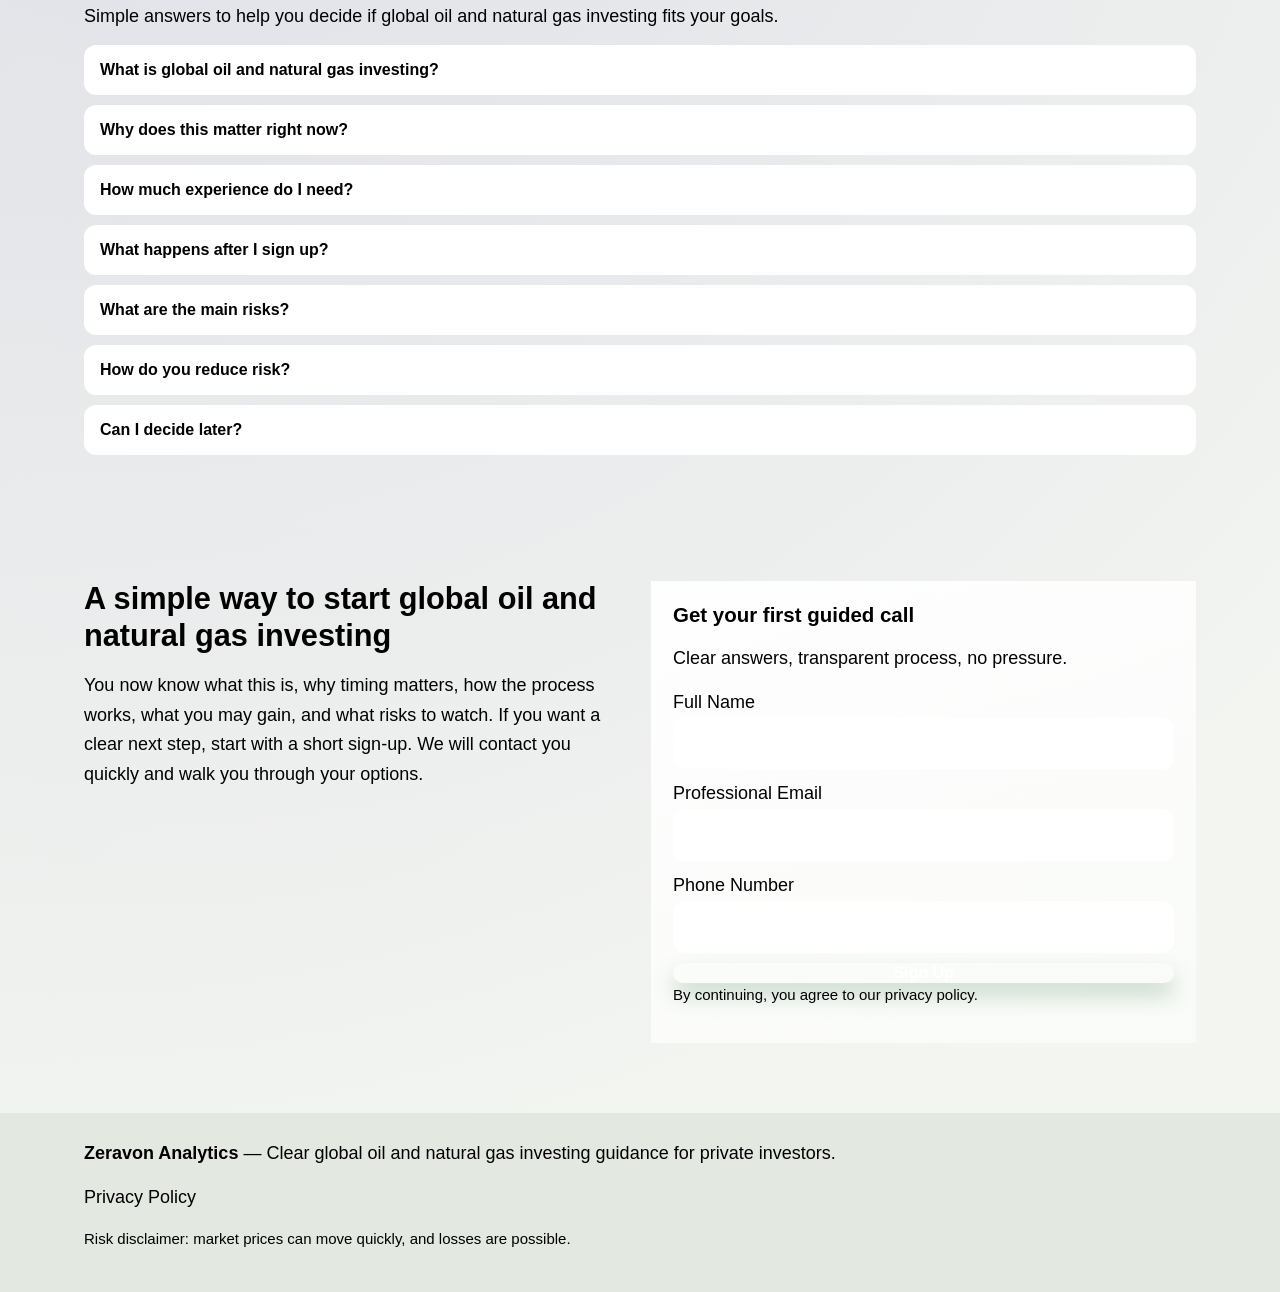
<file: es/index.html>
<!doctype html>
<html lang="en">
<head>
  <meta charset="utf-8" />
  <meta name="viewport" content="width=device-width, initial-scale=1" />
  <title>Zeravon Analytics | Global Oil and Natural Gas Investing for Español</title>
  <meta name="description" content="Learn how Zeravon Analytics gives private investors a clear, simple path to global oil and natural gas investing with transparent process and risk notes." />
  <link rel="canonical" href="https://zeravonanalytics.com/es/index.html" />
  <link rel="alternate" hreflang="en" href="https://zeravonanalytics.com/index.html" />
  <link rel="alternate" hreflang="de" href="https://zeravonanalytics.com/de/index.html" />
  <link rel="alternate" hreflang="fr" href="https://zeravonanalytics.com/fr/index.html" />
  <link rel="alternate" hreflang="es" href="https://zeravonanalytics.com/es/index.html" />
  <link rel="alternate" hreflang="it" href="https://zeravonanalytics.com/it/index.html" />
  <link rel="alternate" hreflang="tr" href="https://zeravonanalytics.com/tr/index.html" />
  <link rel="alternate" hreflang="pt" href="https://zeravonanalytics.com/pt/index.html" />
  <link rel="alternate" hreflang="ja" href="https://zeravonanalytics.com/jp/index.html" />
  <link rel="alternate" hreflang="sk" href="https://zeravonanalytics.com/sk/index.html" />
  <link rel="alternate" hreflang="nl-BE" href="https://zeravonanalytics.com/be/index.html" />
  <link rel="alternate" hreflang="x-default" href="https://zeravonanalytics.com/index.html" />
  <meta property="og:title" content="Zeravon Analytics | Global Oil and Natural Gas Investing for Español" />
  <meta property="og:description" content="Learn how Zeravon Analytics gives private investors a clear, simple path to global oil and natural gas investing with transparent process and risk notes." />
  <meta property="og:type" content="website" />
  <meta property="og:url" content="https://zeravonanalytics.com/es/index.html" />
  <meta name="twitter:card" content="summary_large_image" />
  <meta name="twitter:title" content="Zeravon Analytics | Global Oil and Natural Gas Investing for Español" />
  <meta name="twitter:description" content="Learn how Zeravon Analytics gives private investors a clear, simple path to global oil and natural gas investing with transparent process and risk notes." />
  <link rel="stylesheet" href="../assets/style.css" />
  <script type="application/ld+json">{"@context":"https://schema.org","@graph":[{"@type":"Organization","name":"Zeravon Analytics","url":"https://zeravonanalytics.com/","logo":"https://zeravonanalytics.com/assets/img/logo.png"},{"@type":"WebSite","name":"Zeravon Analytics","url":"https://zeravonanalytics.com/"},{"@type":"FAQPage","mainEntity":[{"@type":"Question","name":"What is global oil and natural gas investing?","acceptedAnswer":{"@type":"Answer","text":"It means putting money into companies and projects connected to oil and natural gas production, transport, and sales around the world."}},{"@type":"Question","name":"What happens after I sign up?","acceptedAnswer":{"@type":"Answer","text":"After you sign up, we reach out shortly to guide you, confirm details, and answer questions before you decide."}}]},{"@type":"Review","author":{"@type":"Person","name":"Maya Bennett"},"reviewBody":"Clear steps, quick support, and easy to understand updates helped me act with confidence.","reviewRating":{"@type":"Rating","ratingValue":"5","bestRating":"5"}}]}</script>
</head>
<body>
<header class="site-header">
  <div class="container header-row">
    <a href="../index.html" class="brand">Zeravon Analytics</a>
    <nav class="main-nav" aria-label="Main navigation">
      <a href="#why">Why now</a><a href="#model">Model</a><a href="#process">Process</a><a href="#risk">Risk</a><a href="#faq">FAQ</a>
    </nav>
    <div class="header-actions">
      <div class="lang-wrap">
        <button class="lang-btn" aria-label="Current language">Español</button>
        <div class="lang-menu" role="menu">
              <a href="../index.html"><span class="flag"><svg viewBox="0 0 20 14" width="20" height="14"><rect width="20" height="14" fill="#1e4aa8"/><path d="M0 0L20 14M20 0L0 14" stroke="#fff" stroke-width="3"/><path d="M0 0L20 14M20 0L0 14" stroke="#c8212f" stroke-width="1.5"/></svg></span>English</a>
              <a href="../de/index.html"><span class="flag"><svg viewBox="0 0 20 14" width="20" height="14"><rect width="20" height="14" fill="#ffce00"/><rect width="20" height="9.3" fill="#dd0000"/><rect width="20" height="4.6" fill="#111"/></svg></span>Deutsch</a>
              <a href="../fr/index.html"><span class="flag"><svg viewBox="0 0 20 14" width="20" height="14"><rect width="20" height="14" fill="#fff"/><rect width="6.7" height="14" fill="#1b4db8"/><rect x="13.3" width="6.7" height="14" fill="#d81f32"/></svg></span>Français</a>
              <a href="../es/index.html"><span class="flag"><svg viewBox="0 0 20 14" width="20" height="14"><rect width="20" height="14" fill="#aa151b"/><rect y="3.5" width="20" height="7" fill="#f1bf00"/></svg></span>Español</a>
              <a href="../it/index.html"><span class="flag"><svg viewBox="0 0 20 14" width="20" height="14"><rect width="20" height="14" fill="#fff"/><rect width="6.7" height="14" fill="#009246"/><rect x="13.3" width="6.7" height="14" fill="#ce2b37"/></svg></span>Italiano</a>
              <a href="../tr/index.html"><span class="flag"><svg viewBox="0 0 20 14" width="20" height="14"><rect width="20" height="14" fill="#e30a17"/><circle cx="8" cy="7" r="3.2" fill="#fff"/><circle cx="8.8" cy="7" r="2.4" fill="#e30a17"/><polygon points="12.2,7 13.8,6.2 13.5,7.9 14.7,9.1 12.9,9.2 12.2,10.8 11.6,9.2 9.8,9.1 11,7.9 10.7,6.2" fill="#fff"/></svg></span>Türkçe</a>
              <a href="../pt/index.html"><span class="flag"><svg viewBox="0 0 20 14" width="20" height="14"><rect width="20" height="14" fill="#ff0000"/><rect width="8" height="14" fill="#006600"/></svg></span>Português</a>
              <a href="../jp/index.html"><span class="flag"><svg viewBox="0 0 20 14" width="20" height="14"><rect width="20" height="14" fill="#fff"/><circle cx="10" cy="7" r="3.5" fill="#bc002d"/></svg></span>日本語</a>
              <a href="../sk/index.html"><span class="flag"><svg viewBox="0 0 20 14" width="20" height="14"><rect width="20" height="14" fill="#ee1c25"/><rect width="20" height="9.3" fill="#0b4ea2"/><rect width="20" height="4.6" fill="#fff"/></svg></span>Slovak</a>
              <a href="../be/index.html"><span class="flag"><svg viewBox="0 0 20 14" width="20" height="14"><rect width="20" height="14" fill="#fae042"/><rect width="6.7" height="14" fill="#111"/><rect x="13.3" width="6.7" height="14" fill="#ef3340"/></svg></span>Nederlands(BE)</a>
        </div>
      </div>
      <a class="btn btn-primary" href="#lead">Sign Up</a>
      <button class="burger" aria-label="Open menu">☰</button>
    </div>
  </div>
</header>

<div class="drawer" aria-hidden="true">
  <div class="drawer-panel" role="dialog" aria-modal="true" aria-label="Mobile menu">
    <button class="btn btn-muted close-drawer">X</button>
    <nav class="drawer-nav">
      <a href="#why">Why now</a><a href="#model">Model</a><a href="#process">Process</a><a href="#risk">Risk</a><a href="#faq">FAQ</a>
    </nav>
    <div class="lang-wrap">
      <button class="lang-btn">Español</button>
      <div class="lang-menu" role="menu">
              <a href="../index.html"><span class="flag"><svg viewBox="0 0 20 14" width="20" height="14"><rect width="20" height="14" fill="#1e4aa8"/><path d="M0 0L20 14M20 0L0 14" stroke="#fff" stroke-width="3"/><path d="M0 0L20 14M20 0L0 14" stroke="#c8212f" stroke-width="1.5"/></svg></span>English</a>
              <a href="../de/index.html"><span class="flag"><svg viewBox="0 0 20 14" width="20" height="14"><rect width="20" height="14" fill="#ffce00"/><rect width="20" height="9.3" fill="#dd0000"/><rect width="20" height="4.6" fill="#111"/></svg></span>Deutsch</a>
              <a href="../fr/index.html"><span class="flag"><svg viewBox="0 0 20 14" width="20" height="14"><rect width="20" height="14" fill="#fff"/><rect width="6.7" height="14" fill="#1b4db8"/><rect x="13.3" width="6.7" height="14" fill="#d81f32"/></svg></span>Français</a>
              <a href="../es/index.html"><span class="flag"><svg viewBox="0 0 20 14" width="20" height="14"><rect width="20" height="14" fill="#aa151b"/><rect y="3.5" width="20" height="7" fill="#f1bf00"/></svg></span>Español</a>
              <a href="../it/index.html"><span class="flag"><svg viewBox="0 0 20 14" width="20" height="14"><rect width="20" height="14" fill="#fff"/><rect width="6.7" height="14" fill="#009246"/><rect x="13.3" width="6.7" height="14" fill="#ce2b37"/></svg></span>Italiano</a>
              <a href="../tr/index.html"><span class="flag"><svg viewBox="0 0 20 14" width="20" height="14"><rect width="20" height="14" fill="#e30a17"/><circle cx="8" cy="7" r="3.2" fill="#fff"/><circle cx="8.8" cy="7" r="2.4" fill="#e30a17"/><polygon points="12.2,7 13.8,6.2 13.5,7.9 14.7,9.1 12.9,9.2 12.2,10.8 11.6,9.2 9.8,9.1 11,7.9 10.7,6.2" fill="#fff"/></svg></span>Türkçe</a>
              <a href="../pt/index.html"><span class="flag"><svg viewBox="0 0 20 14" width="20" height="14"><rect width="20" height="14" fill="#ff0000"/><rect width="8" height="14" fill="#006600"/></svg></span>Português</a>
              <a href="../jp/index.html"><span class="flag"><svg viewBox="0 0 20 14" width="20" height="14"><rect width="20" height="14" fill="#fff"/><circle cx="10" cy="7" r="3.5" fill="#bc002d"/></svg></span>日本語</a>
              <a href="../sk/index.html"><span class="flag"><svg viewBox="0 0 20 14" width="20" height="14"><rect width="20" height="14" fill="#ee1c25"/><rect width="20" height="9.3" fill="#0b4ea2"/><rect width="20" height="4.6" fill="#fff"/></svg></span>Slovak</a>
              <a href="../be/index.html"><span class="flag"><svg viewBox="0 0 20 14" width="20" height="14"><rect width="20" height="14" fill="#fae042"/><rect width="6.7" height="14" fill="#111"/><rect x="13.3" width="6.7" height="14" fill="#ef3340"/></svg></span>Nederlands(BE)</a>
      </div>
    </div>
    <a class="btn btn-primary" href="#lead">Sign Up</a>
  </div>
</div>

<main>
<section class="hero section">
  <div class="container hero-grid">
    <div class="reveal">
      <h1>Global oil and natural gas investing for private investors</h1>
      <p>Global oil and natural gas investing gives you exposure to energy demand that powers transport, industry, and daily life. Today, many regions face tight supply while energy use stays high. That gap can create opportunity. Zeravon Analytics gives you a clear way to understand the market, compare options, and choose your next step with confidence. You get simple breakdowns, direct numbers, and practical support. After you sign up, we reach out shortly to guide you and answer questions.</p>
      <div class="panel performance">
        <h3>Historical outcome range during favorable periods</h3>
        <div class="perf-grid">
          <article class="perf-item"><div class="perf-value">8–15%</div><div class="muted">Monthly range</div></article>
          <article class="perf-item"><div class="perf-value">80–200%</div><div class="muted">Annual range</div></article>
        </div>
        <p class="micro">Returns depend on market conditions. Not guaranteed.</p>
      </div>
    </div>
    <aside id="lead" class="panel lead-form reveal">
      <h3>Start with a clear energy investment conversation</h3>
      <p>Simple steps, fast follow-up, and clear answers before you decide.</p>
      <form>
        <label>Full Name<input type="text" name="name" required autocomplete="name" /></label>
        <label>Professional Email<input type="email" name="email" required autocomplete="email" /></label>
        <label>Phone Number<input type="tel" name="phone" required autocomplete="tel" /></label>
        <button class="btn btn-primary" type="submit">Sign Up</button>
      </form>
      <p class="small">We reply quickly and keep your details private.</p>
    </aside>
  </div>
</section>

<section class="dark-section">
  <div class="container reveal">
    <h2>KPI Snapshot for global oil and natural gas investing</h2>
    <p>These indicators show where demand and pricing pressure are moving now. The goal is simple: help you see if the market setup supports global oil and natural gas investing this quarter.</p>
    <div class="kpi-row">
      <div class="kpi"><small>Global demand growth</small><strong>+1.9%</strong><p>Baseline: +1.1% five-year average. Meaning: demand is running above normal.</p></div>
      <div class="kpi"><small>Storage coverage</small><strong>57 days</strong><p>Baseline: 68 days. Meaning: lower buffer can support firmer prices.</p></div>
      <div class="kpi"><small>Transport fuel spread</small><strong>+14%</strong><p>Baseline: +6%. Meaning: stronger spread may improve producer margins.</p></div>
    </div>
  </div>
</section>

<section id="why" class="section">
  <div class="container split reveal">
    <div>
      <h2>Why the market matters now</h2>
      <p>Global oil and natural gas investing matters now because supply growth is uneven, while energy use remains broad across countries. A shortfall in one region can move prices worldwide. That creates both upside and downside, so timing and structure matter.</p>
      <p>Here is what you get: clear demand signals, supply checks, and a practical entry framework. In plain terms, we help you avoid guessing. Investor implication: when supply stays tight and demand holds, energy assets can reprice quickly. Risk note: policy shifts or warm weather can reduce demand faster than expected.</p>
    </div>
    <div class="card">
      <small>Supply mix with benchmark</small>
      <div class="stack-bar"><span class="seg1"></span><span class="seg2"></span><span class="seg3"></span><span class="seg4"></span></div>
      <div class="legend">
        <div>Core production 42% vs 36% baseline</div><div>LNG flow 28% vs 24% baseline</div>
        <div>Storage release 18% vs 23% baseline</div><div>Spare buffer 12% vs 17% baseline</div>
      </div>
      <p class="small">Interpretation: more output is coming from active production, while spare buffer is lower than normal. Investor gain: you can target windows where pricing strength is more likely.</p>
    </div>
  </div>
</section>

<section id="model" class="section" style="background:var(--bg-alt)">
  <div class="container split reveal">
    <div class="card">
      <small>Zeravon vs broad market timing</small>
      <div class="compare">
        <div class="compare-row"><span>Our setup</span><span class="bar-bg"><span class="bar-fill-us"></span></span><strong>76</strong></div>
        <div class="compare-row"><span>Market base</span><span class="bar-bg"><span class="bar-fill-m"></span></span><strong>48</strong></div>
      </div>
      <p class="small">Benchmark uses equal-weight exposure score. Interpretation: active filters can improve entry quality. Investor gain: better timing may lower painful entries.</p>
    </div>
    <div>
      <h2>How the model works in simple steps</h2>
      <p>Step 1: We scan global oil and natural gas investing data across demand, logistics, and storage. Step 2: We score each setup against a historical baseline. Step 3: We filter out weak setups where momentum and pricing do not align. Step 4: We explain the opportunity in plain language so you can decide.</p>
      <p>What this means for you: less noise and clearer choices. Main risk: fast shocks can change direction, so we use strict entry and review checks.</p>
    </div>
  </div>
</section>

<section id="process" class="section">
  <div class="container split reveal">
    <div>
      <h2>Process and timeline after Sign Up</h2>
      <p>You do not need a complex onboarding path. After your Sign Up, we contact you quickly, confirm your goals, and answer your questions in simple terms. Then you decide if you want to continue.</p>
      <div class="timeline">
        <div class="step"><strong>Step 1 · Day 0</strong><p>Sign up and share your core contact details. Investor gain: fast start with no long forms.</p></div>
        <div class="step"><strong>Step 2 · Day 1</strong><p>Short call to explain options and current market context. Baseline: usually within 24 hours.</p></div>
        <div class="step"><strong>Step 3 · Day 2-3</strong><p>Receive clear scenario examples with upside and risk notes. Investor implication: you can compare before any commitment.</p></div>
      </div>
    </div>
    <div class="card">
      <small>Quantified delivery confidence</small>
      <div class="rings">
        <div><div class="ring"><span>62%</span></div><p class="small">Response speed vs 50% service baseline</p></div>
        <div><div class="ring" style="background:conic-gradient(var(--accent-b) 0 74%, #d5ddd2 74% 100%)"><span>74%</span></div><p class="small">Clarity score from investor feedback</p></div>
      </div>
      <p class="small">Interpretation: fast communication and clear answers improve decision quality. Investor gain: more confidence before you commit capital.</p>
    </div>
  </div>
</section>

<section class="section" style="background:var(--bg-alt)">
  <div class="container split reveal">
    <div class="card">
      <small>Performance drivers waterfall</small>
      <div class="waterfall">
        <div class="w-row"><div class="w-box">Demand strength +24</div><div class="w-box">Supply gap +16</div><div class="w-box">Logistics +9</div></div>
        <div class="w-row"><div class="w-box">Policy drag -8</div><div class="w-box">Weather drag -5</div><div class="w-box">Net setup +36</div></div>
      </div>
      <p class="small">Baseline net setup score: +18. Interpretation: positive drivers currently outweigh drag factors. Investor gain: clearer reason for each move, not blind optimism.</p>
    </div>
    <div>
      <h2>Metrics that show what you could get</h2>
      <p>This section translates market data into practical investor outcomes. We track upside windows, downside pressure, and time-to-move signals for global oil and natural gas investing. Each metric includes a baseline so numbers have context.</p>
      <p>What you get: a structured view of where momentum is building and where caution is needed. Risk note: a strong score does not remove volatility, so position sizing still matters.</p>
    </div>
  </div>
</section>

<section class="section">
  <div class="container split reveal">
    <div>
      <h2>Insights you can act on</h2>
      <p>We turn raw market data into simple actions. Example: when storage drops below seasonal baseline and freight rates stay firm, the setup can favor targeted entries. If storage recovers quickly, the window can close. This keeps your global oil and natural gas investing plan grounded in facts.</p>
      <p>Investor implication: you spend less time reading noise and more time making clear decisions. Risk note: no single signal is enough, so we combine multiple checks before action.</p>
    </div>
    <div class="grid-2">
      <div class="card"><small>Signal</small><h3>Storage below norm</h3><p>Current 57 days vs 68-day baseline. Meaning: tighter balance can support price firmness.</p><p class="small">Investor gain: better timing cues.</p></div>
      <div class="card"><small>Signal</small><h3>Shipping cost trend</h3><p>Freight index +11% quarter-on-quarter vs +3% baseline. Meaning: flow stress can lift margins in select routes.</p><p class="small">Investor gain: route-specific opportunity.</p></div>
    </div>
  </div>
</section>

<section id="risk" class="dark-section">
  <div class="container split reveal">
    <div>
      <h2>Risk factors and how we reduce them</h2>
      <p>Every investment has risk. For global oil and natural gas investing, key risks include price swings, policy changes, weather shocks, and currency moves. We explain each one in simple language and show how it can affect your outcome.</p>
      <p>How we reduce risk: staged entries, clear stop levels, and regular scenario checks. Investor gain: more control when the market turns quickly. Important: control does not remove loss risk.</p>
    </div>
    <div class="risk-matrix">
      <div class="risk-cell"><strong>High impact / High chance</strong><p>Price volatility spikes. Baseline threshold: >12% weekly move.</p><p class="small">Action: reduce size and widen review frequency.</p></div>
      <div class="risk-cell"><strong>High impact / Lower chance</strong><p>Sudden policy restriction on exports.</p><p class="small">Action: diversify region exposure.</p></div>
      <div class="risk-cell"><strong>Lower impact / High chance</strong><p>Short weather-driven demand dip.</p><p class="small">Action: hold cash buffer.</p></div>
      <div class="risk-cell"><strong>Lower impact / Lower chance</strong><p>Temporary logistics delay.</p><p class="small">Action: avoid overreacting to one headline.</p></div>
    </div>
  </div>
</section>

<section class="dark-section reviews">
  <div class="container reveal">
    <h2>Investor reviews</h2>
    <p>Real feedback from private investors who wanted a clearer way to approach energy markets.</p>
    <div class="grid-2">
      <article class="review-card"><div class="review-top"><span class="avatar">MB</span><strong>Maya Bennett</strong><span class="verified">VERIFIED</span></div><p class="small">Engineer · London</p><p>“I finally understood what drives this market. The explanations were clear and practical.”</p></article>
      <article class="review-card"><div class="review-top"><span class="avatar">JR</span><strong>Jonas Reid</strong><span class="verified">VERIFIED</span></div><p class="small">Business owner · Berlin</p><p>“The process was simple. I asked questions and got direct answers without pressure.”</p></article>
      <article class="review-card"><div class="review-top"><span class="avatar">SL</span><strong>Sofia Leclerc</strong><span class="verified">VERIFIED</span></div><p class="small">Designer · Paris</p><p>“I liked the risk section most. It explained what could go wrong before I made any move.”</p></article>
      <article class="review-card"><div class="review-top"><span class="avatar">TN</span><strong>Tarik Noman</strong><span class="verified">VERIFIED</span></div><p class="small">Consultant · Madrid</p><p>“I got a clear action path after sign-up. No complicated language, just useful steps.”</p></article>
    </div>
  </div>
</section>

<section id="faq" class="section">
  <div class="container reveal">
    <h2>Frequently asked questions</h2>
    <p>Simple answers to help you decide if global oil and natural gas investing fits your goals.</p>
    <div class="faq-item"><button class="faq-q">What is global oil and natural gas investing?</button><div class="faq-a-wrap"><p class="faq-answer">It means investing in opportunities linked to producing, moving, and selling oil and natural gas around the world.</p></div></div>
    <div class="faq-item"><button class="faq-q">Why does this matter right now?</button><div class="faq-a-wrap"><p class="faq-answer">Demand is steady while some supply channels remain tight. That setup can create pricing opportunities, but it also brings volatility.</p></div></div>
    <div class="faq-item"><button class="faq-q">How much experience do I need?</button><div class="faq-a-wrap"><p class="faq-answer">You do not need technical expertise. We explain terms in plain English and guide you through each step.</p></div></div>
    <div class="faq-item"><button class="faq-q">What happens after I sign up?</button><div class="faq-a-wrap"><p class="faq-answer">After you sign up, we usually reach out shortly to confirm details and answer questions.</p></div></div>
    <div class="faq-item"><button class="faq-q">What are the main risks?</button><div class="faq-a-wrap"><p class="faq-answer">Main risks include price swings, policy shifts, and demand changes. These can affect results quickly.</p></div></div>
    <div class="faq-item"><button class="faq-q">How do you reduce risk?</button><div class="faq-a-wrap"><p class="faq-answer">We use staged entries, clear review points, and scenario checks so decisions are not based on one signal.</p></div></div>
    <div class="faq-item"><button class="faq-q">Can I decide later?</button><div class="faq-a-wrap"><p class="faq-answer">Yes. Sign-up starts a conversation. You decide if you want to continue after your questions are answered.</p></div></div>
  </div>
</section>

<section class="final-cta section" style="background:var(--bg-alt)">
  <div class="container split reveal">
    <div>
      <h2>A simple way to start global oil and natural gas investing</h2>
      <p>You now know what this is, why timing matters, how the process works, what you may gain, and what risks to watch. If you want a clear next step, start with a short sign-up. We will contact you quickly and walk you through your options.</p>
    </div>
    <aside class="panel lead-form">
      <h3>Get your first guided call</h3>
      <p>Clear answers, transparent process, no pressure.</p>
      <form>
        <label>Full Name<input type="text" required /></label>
        <label>Professional Email<input type="email" required /></label>
        <label>Phone Number<input type="tel" required /></label>
        <button class="btn btn-primary" type="submit">Sign Up</button>
      </form>
      <p class="small">By continuing, you agree to our privacy policy.</p>
    </aside>
  </div>
</section>
</main>

<footer>
  <div class="container">
    <p><strong>Zeravon Analytics</strong> — Clear global oil and natural gas investing guidance for private investors.</p>
    <p><a href="#" data-open-policy>Privacy Policy</a></p>
    <p class="small">Risk disclaimer: market prices can move quickly, and losses are possible.</p>
  </div>
</footer>

<div class="policy-modal" aria-hidden="true">
  <div class="modal-box" role="dialog" aria-modal="true" aria-label="Privacy policy">
    <div class="modal-head"><h3>Privacy Policy</h3><button class="btn btn-muted close-x" data-close-policy>X</button></div>
    <div class="modal-content">
      <p><strong>Introduction:</strong> We value your privacy and explain clearly how your data is handled.</p>
      <p><strong>Data collection:</strong> We collect your name, email, and phone number when you submit forms.</p>
      <p><strong>Legal basis:</strong> We process data to answer your request and provide service communication.</p>
      <p><strong>Cookies:</strong> We use essential cookies for site function and basic analytics to improve the website.</p>
      <p><strong>Retention:</strong> We keep personal data only as long as needed for communication and legal duties.</p>
      <p><strong>Third-party sharing:</strong> We use trusted service providers for hosting and communication support.</p>
      <p><strong>Security:</strong> We apply technical and organizational safeguards to protect your information.</p>
      <p><strong>User rights:</strong> You can request access, correction, or deletion of your personal data.</p>
      <p><strong>International transfers:</strong> Some providers may process data outside your country with safeguards.</p>
      <p><strong>Industry risk disclosure:</strong> Investment-related information is educational and does not guarantee returns.</p>
      <p><strong>Contact:</strong> Email us at privacy@zeravonanalytics.com for privacy requests.</p>
    </div>
    <div class="modal-foot"><button class="btn btn-muted" data-close-policy>Close</button></div>
  </div>
</div>

<script defer src="../assets/app.js"></script>
</body>
</html>
</file>
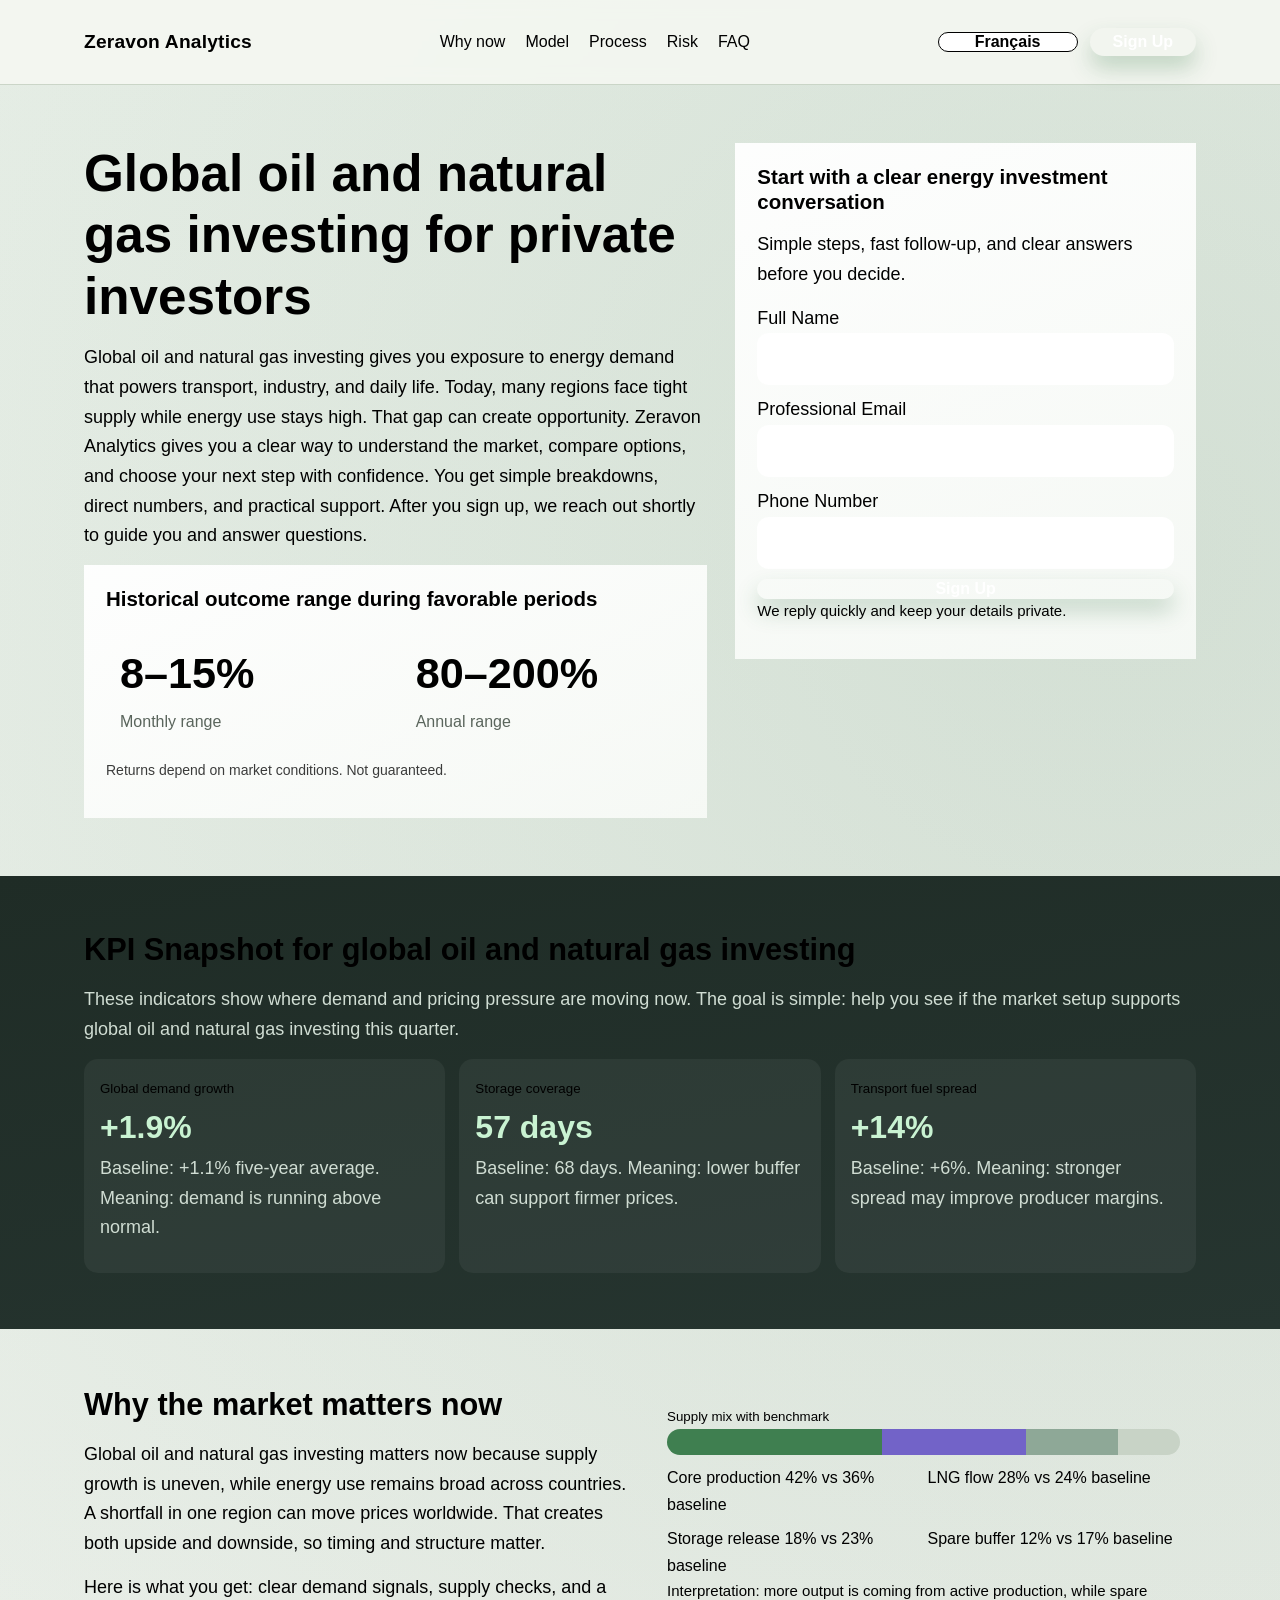
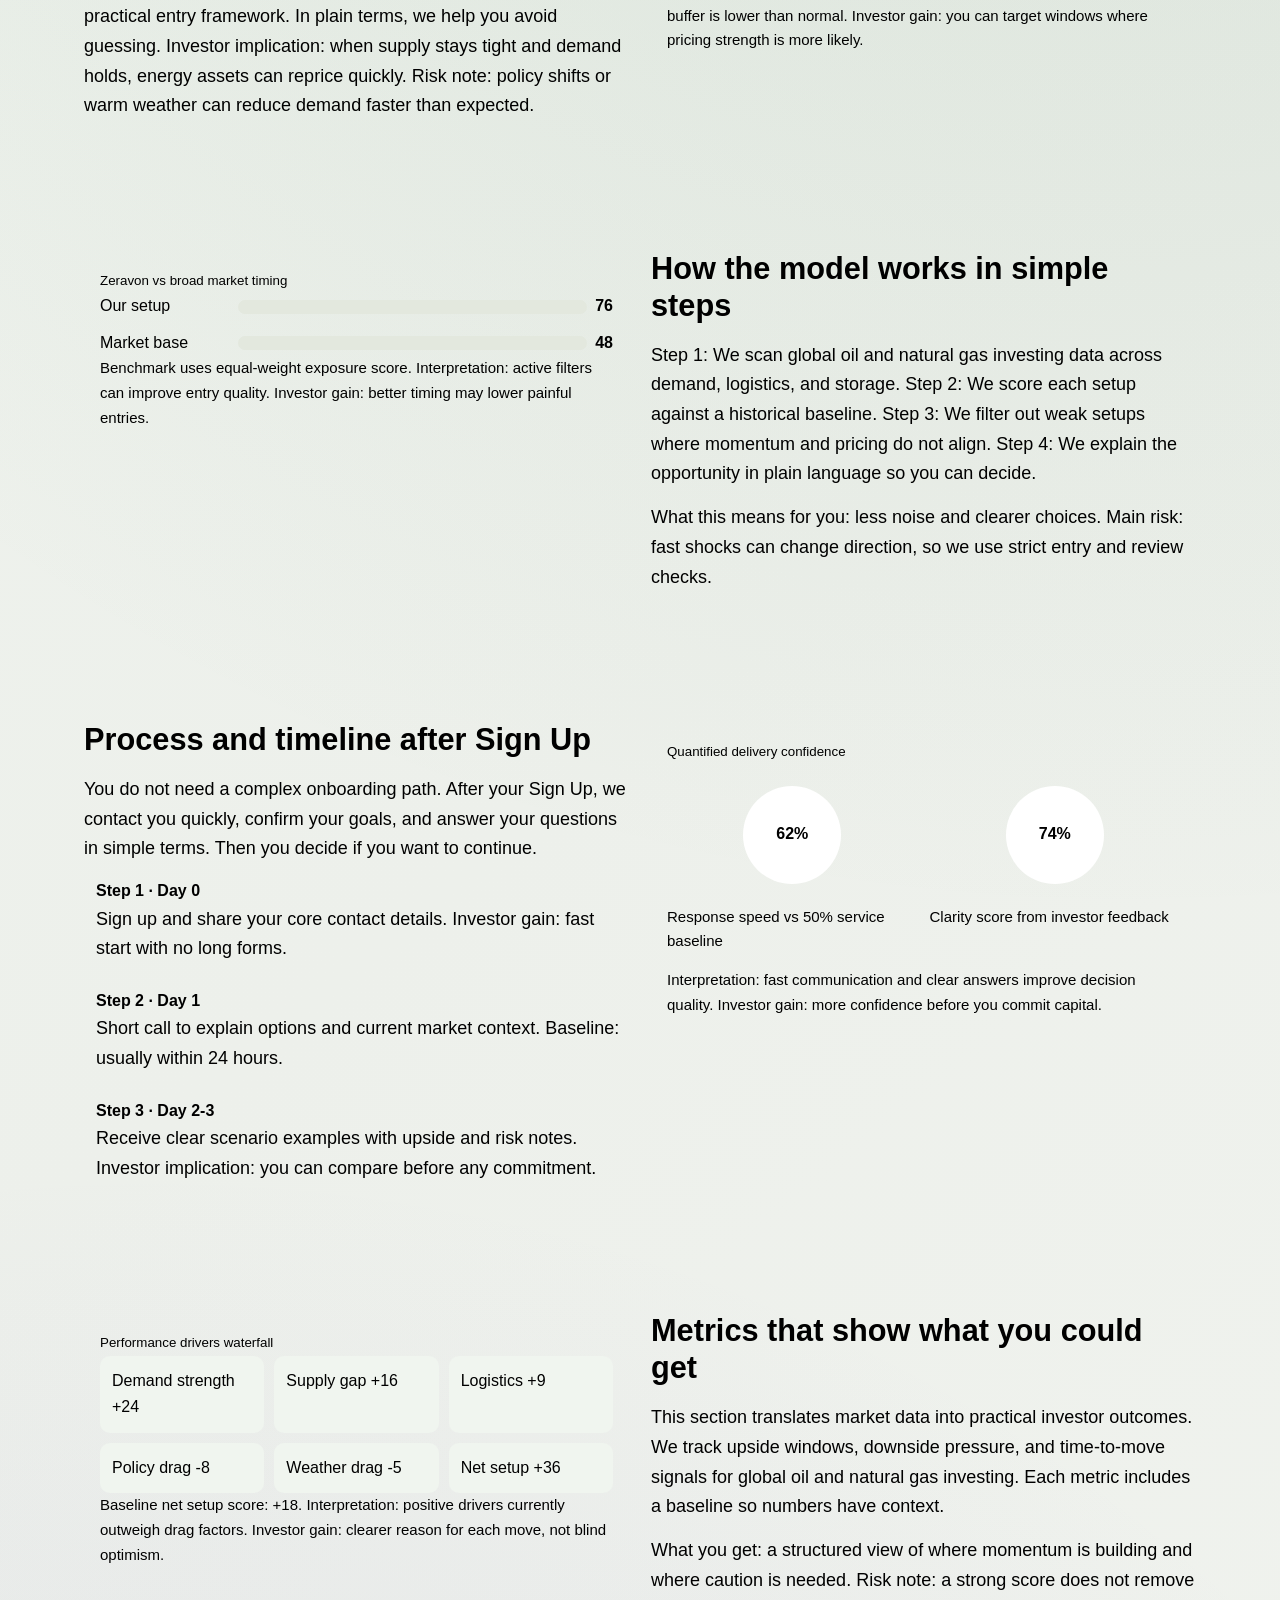
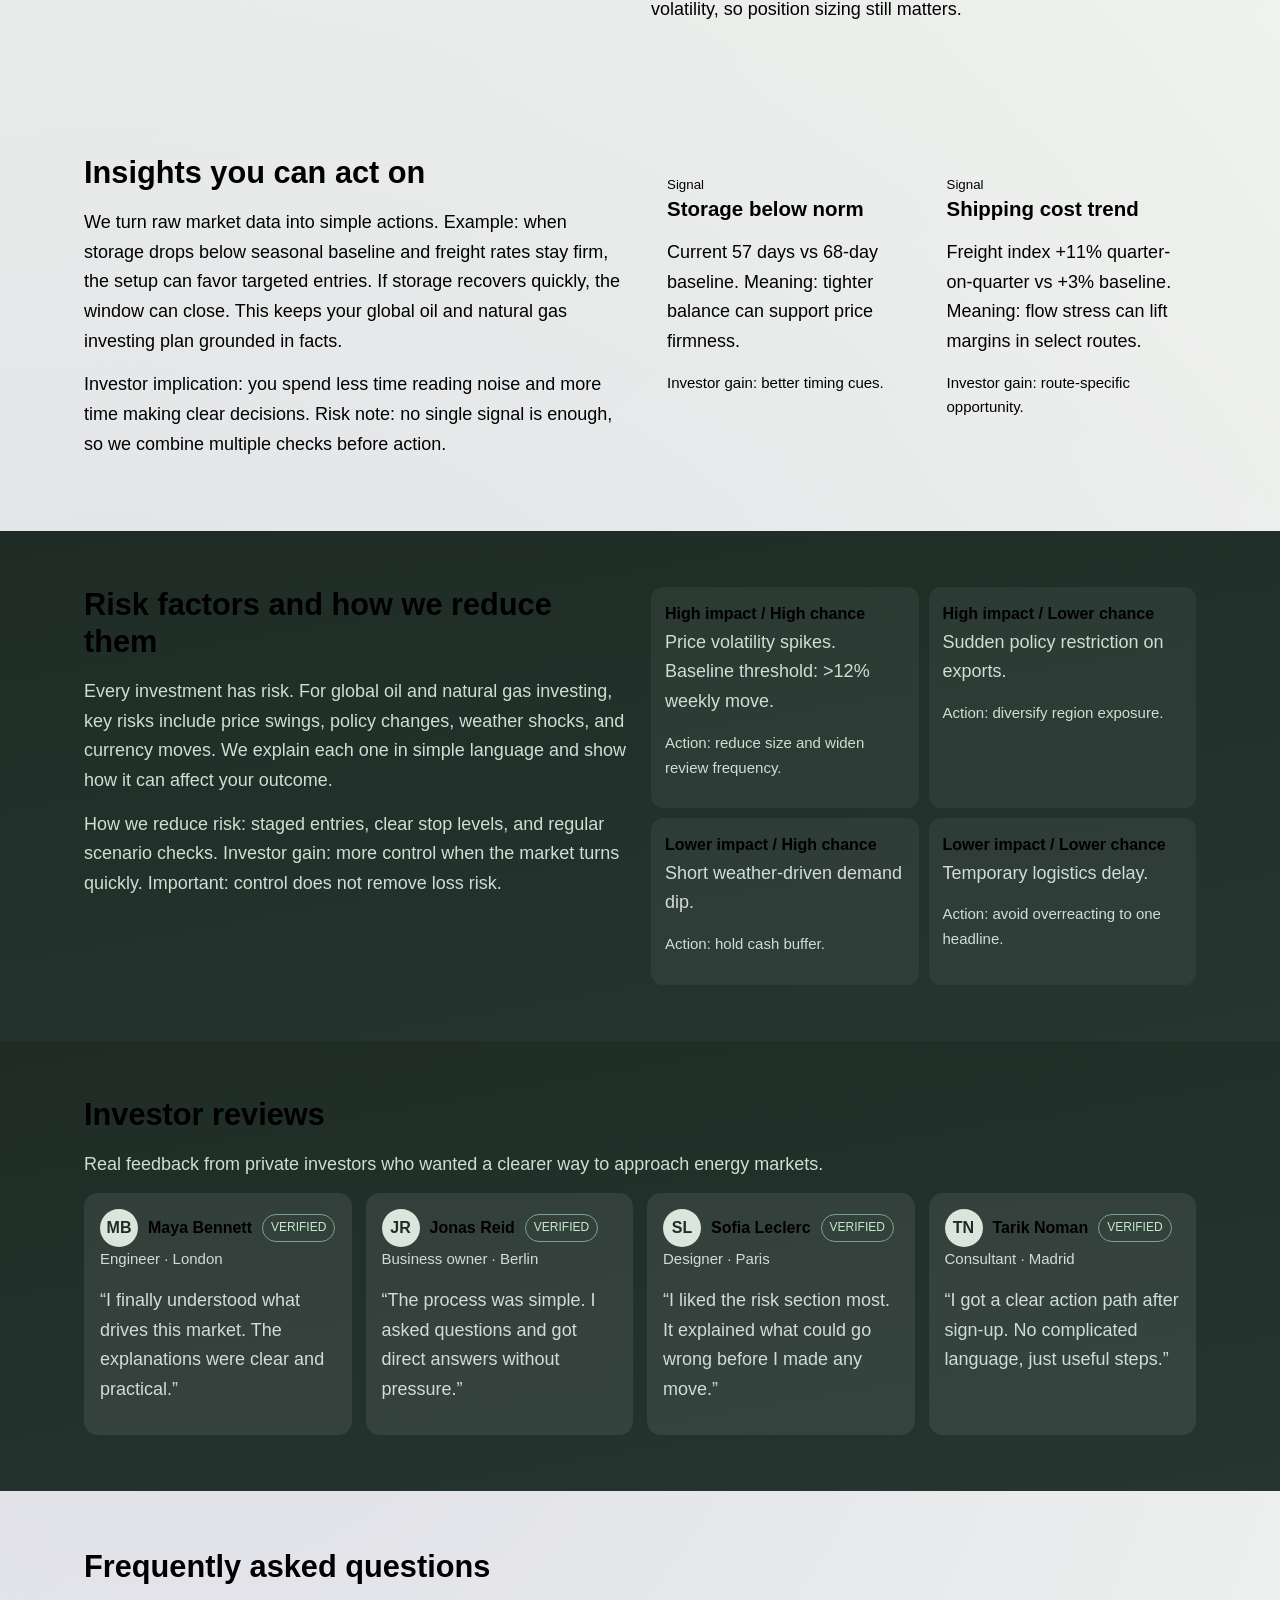
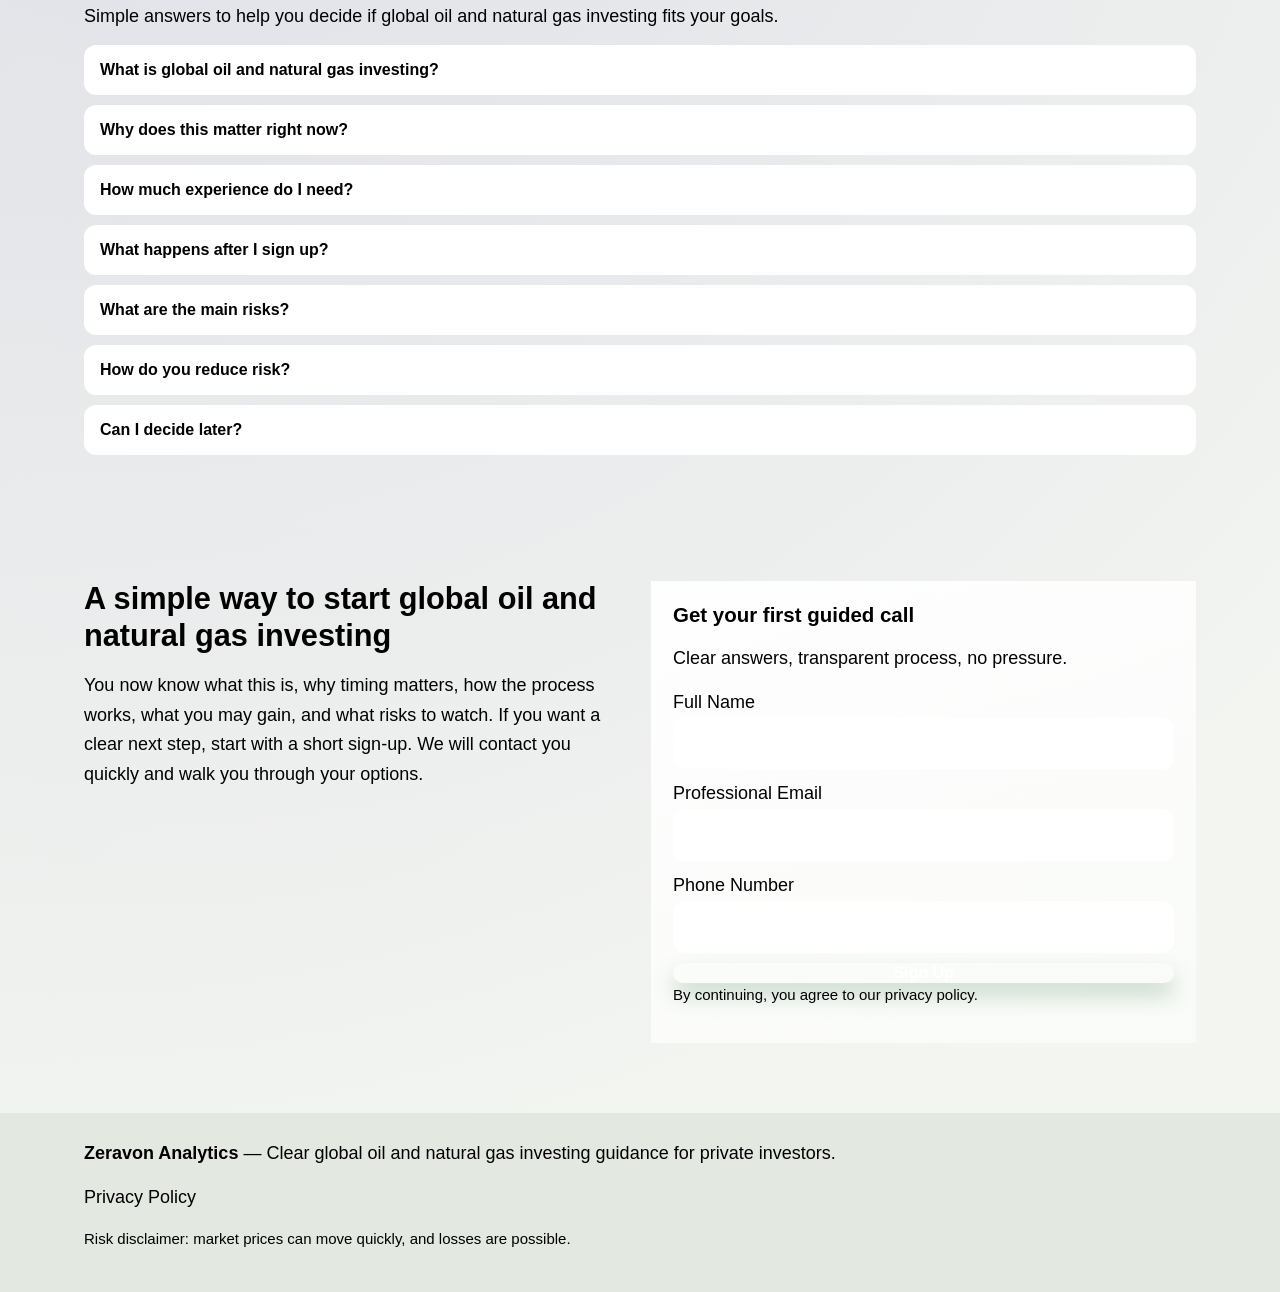
<file: fr/index.html>
<!doctype html>
<html lang="en">
<head>
  <meta charset="utf-8" />
  <meta name="viewport" content="width=device-width, initial-scale=1" />
  <title>Zeravon Analytics | Global Oil and Natural Gas Investing for Français</title>
  <meta name="description" content="Learn how Zeravon Analytics gives private investors a clear, simple path to global oil and natural gas investing with transparent process and risk notes." />
  <link rel="canonical" href="https://zeravonanalytics.com/fr/index.html" />
  <link rel="alternate" hreflang="en" href="https://zeravonanalytics.com/index.html" />
  <link rel="alternate" hreflang="de" href="https://zeravonanalytics.com/de/index.html" />
  <link rel="alternate" hreflang="fr" href="https://zeravonanalytics.com/fr/index.html" />
  <link rel="alternate" hreflang="es" href="https://zeravonanalytics.com/es/index.html" />
  <link rel="alternate" hreflang="it" href="https://zeravonanalytics.com/it/index.html" />
  <link rel="alternate" hreflang="tr" href="https://zeravonanalytics.com/tr/index.html" />
  <link rel="alternate" hreflang="pt" href="https://zeravonanalytics.com/pt/index.html" />
  <link rel="alternate" hreflang="ja" href="https://zeravonanalytics.com/jp/index.html" />
  <link rel="alternate" hreflang="sk" href="https://zeravonanalytics.com/sk/index.html" />
  <link rel="alternate" hreflang="nl-BE" href="https://zeravonanalytics.com/be/index.html" />
  <link rel="alternate" hreflang="x-default" href="https://zeravonanalytics.com/index.html" />
  <meta property="og:title" content="Zeravon Analytics | Global Oil and Natural Gas Investing for Français" />
  <meta property="og:description" content="Learn how Zeravon Analytics gives private investors a clear, simple path to global oil and natural gas investing with transparent process and risk notes." />
  <meta property="og:type" content="website" />
  <meta property="og:url" content="https://zeravonanalytics.com/fr/index.html" />
  <meta name="twitter:card" content="summary_large_image" />
  <meta name="twitter:title" content="Zeravon Analytics | Global Oil and Natural Gas Investing for Français" />
  <meta name="twitter:description" content="Learn how Zeravon Analytics gives private investors a clear, simple path to global oil and natural gas investing with transparent process and risk notes." />
  <link rel="stylesheet" href="../assets/style.css" />
  <script type="application/ld+json">{"@context":"https://schema.org","@graph":[{"@type":"Organization","name":"Zeravon Analytics","url":"https://zeravonanalytics.com/","logo":"https://zeravonanalytics.com/assets/img/logo.png"},{"@type":"WebSite","name":"Zeravon Analytics","url":"https://zeravonanalytics.com/"},{"@type":"FAQPage","mainEntity":[{"@type":"Question","name":"What is global oil and natural gas investing?","acceptedAnswer":{"@type":"Answer","text":"It means putting money into companies and projects connected to oil and natural gas production, transport, and sales around the world."}},{"@type":"Question","name":"What happens after I sign up?","acceptedAnswer":{"@type":"Answer","text":"After you sign up, we reach out shortly to guide you, confirm details, and answer questions before you decide."}}]},{"@type":"Review","author":{"@type":"Person","name":"Maya Bennett"},"reviewBody":"Clear steps, quick support, and easy to understand updates helped me act with confidence.","reviewRating":{"@type":"Rating","ratingValue":"5","bestRating":"5"}}]}</script>
</head>
<body>
<header class="site-header">
  <div class="container header-row">
    <a href="../index.html" class="brand">Zeravon Analytics</a>
    <nav class="main-nav" aria-label="Main navigation">
      <a href="#why">Why now</a><a href="#model">Model</a><a href="#process">Process</a><a href="#risk">Risk</a><a href="#faq">FAQ</a>
    </nav>
    <div class="header-actions">
      <div class="lang-wrap">
        <button class="lang-btn" aria-label="Current language">Français</button>
        <div class="lang-menu" role="menu">
              <a href="../index.html"><span class="flag"><svg viewBox="0 0 20 14" width="20" height="14"><rect width="20" height="14" fill="#1e4aa8"/><path d="M0 0L20 14M20 0L0 14" stroke="#fff" stroke-width="3"/><path d="M0 0L20 14M20 0L0 14" stroke="#c8212f" stroke-width="1.5"/></svg></span>English</a>
              <a href="../de/index.html"><span class="flag"><svg viewBox="0 0 20 14" width="20" height="14"><rect width="20" height="14" fill="#ffce00"/><rect width="20" height="9.3" fill="#dd0000"/><rect width="20" height="4.6" fill="#111"/></svg></span>Deutsch</a>
              <a href="../fr/index.html"><span class="flag"><svg viewBox="0 0 20 14" width="20" height="14"><rect width="20" height="14" fill="#fff"/><rect width="6.7" height="14" fill="#1b4db8"/><rect x="13.3" width="6.7" height="14" fill="#d81f32"/></svg></span>Français</a>
              <a href="../es/index.html"><span class="flag"><svg viewBox="0 0 20 14" width="20" height="14"><rect width="20" height="14" fill="#aa151b"/><rect y="3.5" width="20" height="7" fill="#f1bf00"/></svg></span>Español</a>
              <a href="../it/index.html"><span class="flag"><svg viewBox="0 0 20 14" width="20" height="14"><rect width="20" height="14" fill="#fff"/><rect width="6.7" height="14" fill="#009246"/><rect x="13.3" width="6.7" height="14" fill="#ce2b37"/></svg></span>Italiano</a>
              <a href="../tr/index.html"><span class="flag"><svg viewBox="0 0 20 14" width="20" height="14"><rect width="20" height="14" fill="#e30a17"/><circle cx="8" cy="7" r="3.2" fill="#fff"/><circle cx="8.8" cy="7" r="2.4" fill="#e30a17"/><polygon points="12.2,7 13.8,6.2 13.5,7.9 14.7,9.1 12.9,9.2 12.2,10.8 11.6,9.2 9.8,9.1 11,7.9 10.7,6.2" fill="#fff"/></svg></span>Türkçe</a>
              <a href="../pt/index.html"><span class="flag"><svg viewBox="0 0 20 14" width="20" height="14"><rect width="20" height="14" fill="#ff0000"/><rect width="8" height="14" fill="#006600"/></svg></span>Português</a>
              <a href="../jp/index.html"><span class="flag"><svg viewBox="0 0 20 14" width="20" height="14"><rect width="20" height="14" fill="#fff"/><circle cx="10" cy="7" r="3.5" fill="#bc002d"/></svg></span>日本語</a>
              <a href="../sk/index.html"><span class="flag"><svg viewBox="0 0 20 14" width="20" height="14"><rect width="20" height="14" fill="#ee1c25"/><rect width="20" height="9.3" fill="#0b4ea2"/><rect width="20" height="4.6" fill="#fff"/></svg></span>Slovak</a>
              <a href="../be/index.html"><span class="flag"><svg viewBox="0 0 20 14" width="20" height="14"><rect width="20" height="14" fill="#fae042"/><rect width="6.7" height="14" fill="#111"/><rect x="13.3" width="6.7" height="14" fill="#ef3340"/></svg></span>Nederlands(BE)</a>
        </div>
      </div>
      <a class="btn btn-primary" href="#lead">Sign Up</a>
      <button class="burger" aria-label="Open menu">☰</button>
    </div>
  </div>
</header>

<div class="drawer" aria-hidden="true">
  <div class="drawer-panel" role="dialog" aria-modal="true" aria-label="Mobile menu">
    <button class="btn btn-muted close-drawer">X</button>
    <nav class="drawer-nav">
      <a href="#why">Why now</a><a href="#model">Model</a><a href="#process">Process</a><a href="#risk">Risk</a><a href="#faq">FAQ</a>
    </nav>
    <div class="lang-wrap">
      <button class="lang-btn">Français</button>
      <div class="lang-menu" role="menu">
              <a href="../index.html"><span class="flag"><svg viewBox="0 0 20 14" width="20" height="14"><rect width="20" height="14" fill="#1e4aa8"/><path d="M0 0L20 14M20 0L0 14" stroke="#fff" stroke-width="3"/><path d="M0 0L20 14M20 0L0 14" stroke="#c8212f" stroke-width="1.5"/></svg></span>English</a>
              <a href="../de/index.html"><span class="flag"><svg viewBox="0 0 20 14" width="20" height="14"><rect width="20" height="14" fill="#ffce00"/><rect width="20" height="9.3" fill="#dd0000"/><rect width="20" height="4.6" fill="#111"/></svg></span>Deutsch</a>
              <a href="../fr/index.html"><span class="flag"><svg viewBox="0 0 20 14" width="20" height="14"><rect width="20" height="14" fill="#fff"/><rect width="6.7" height="14" fill="#1b4db8"/><rect x="13.3" width="6.7" height="14" fill="#d81f32"/></svg></span>Français</a>
              <a href="../es/index.html"><span class="flag"><svg viewBox="0 0 20 14" width="20" height="14"><rect width="20" height="14" fill="#aa151b"/><rect y="3.5" width="20" height="7" fill="#f1bf00"/></svg></span>Español</a>
              <a href="../it/index.html"><span class="flag"><svg viewBox="0 0 20 14" width="20" height="14"><rect width="20" height="14" fill="#fff"/><rect width="6.7" height="14" fill="#009246"/><rect x="13.3" width="6.7" height="14" fill="#ce2b37"/></svg></span>Italiano</a>
              <a href="../tr/index.html"><span class="flag"><svg viewBox="0 0 20 14" width="20" height="14"><rect width="20" height="14" fill="#e30a17"/><circle cx="8" cy="7" r="3.2" fill="#fff"/><circle cx="8.8" cy="7" r="2.4" fill="#e30a17"/><polygon points="12.2,7 13.8,6.2 13.5,7.9 14.7,9.1 12.9,9.2 12.2,10.8 11.6,9.2 9.8,9.1 11,7.9 10.7,6.2" fill="#fff"/></svg></span>Türkçe</a>
              <a href="../pt/index.html"><span class="flag"><svg viewBox="0 0 20 14" width="20" height="14"><rect width="20" height="14" fill="#ff0000"/><rect width="8" height="14" fill="#006600"/></svg></span>Português</a>
              <a href="../jp/index.html"><span class="flag"><svg viewBox="0 0 20 14" width="20" height="14"><rect width="20" height="14" fill="#fff"/><circle cx="10" cy="7" r="3.5" fill="#bc002d"/></svg></span>日本語</a>
              <a href="../sk/index.html"><span class="flag"><svg viewBox="0 0 20 14" width="20" height="14"><rect width="20" height="14" fill="#ee1c25"/><rect width="20" height="9.3" fill="#0b4ea2"/><rect width="20" height="4.6" fill="#fff"/></svg></span>Slovak</a>
              <a href="../be/index.html"><span class="flag"><svg viewBox="0 0 20 14" width="20" height="14"><rect width="20" height="14" fill="#fae042"/><rect width="6.7" height="14" fill="#111"/><rect x="13.3" width="6.7" height="14" fill="#ef3340"/></svg></span>Nederlands(BE)</a>
      </div>
    </div>
    <a class="btn btn-primary" href="#lead">Sign Up</a>
  </div>
</div>

<main>
<section class="hero section">
  <div class="container hero-grid">
    <div class="reveal">
      <h1>Global oil and natural gas investing for private investors</h1>
      <p>Global oil and natural gas investing gives you exposure to energy demand that powers transport, industry, and daily life. Today, many regions face tight supply while energy use stays high. That gap can create opportunity. Zeravon Analytics gives you a clear way to understand the market, compare options, and choose your next step with confidence. You get simple breakdowns, direct numbers, and practical support. After you sign up, we reach out shortly to guide you and answer questions.</p>
      <div class="panel performance">
        <h3>Historical outcome range during favorable periods</h3>
        <div class="perf-grid">
          <article class="perf-item"><div class="perf-value">8–15%</div><div class="muted">Monthly range</div></article>
          <article class="perf-item"><div class="perf-value">80–200%</div><div class="muted">Annual range</div></article>
        </div>
        <p class="micro">Returns depend on market conditions. Not guaranteed.</p>
      </div>
    </div>
    <aside id="lead" class="panel lead-form reveal">
      <h3>Start with a clear energy investment conversation</h3>
      <p>Simple steps, fast follow-up, and clear answers before you decide.</p>
      <form>
        <label>Full Name<input type="text" name="name" required autocomplete="name" /></label>
        <label>Professional Email<input type="email" name="email" required autocomplete="email" /></label>
        <label>Phone Number<input type="tel" name="phone" required autocomplete="tel" /></label>
        <button class="btn btn-primary" type="submit">Sign Up</button>
      </form>
      <p class="small">We reply quickly and keep your details private.</p>
    </aside>
  </div>
</section>

<section class="dark-section">
  <div class="container reveal">
    <h2>KPI Snapshot for global oil and natural gas investing</h2>
    <p>These indicators show where demand and pricing pressure are moving now. The goal is simple: help you see if the market setup supports global oil and natural gas investing this quarter.</p>
    <div class="kpi-row">
      <div class="kpi"><small>Global demand growth</small><strong>+1.9%</strong><p>Baseline: +1.1% five-year average. Meaning: demand is running above normal.</p></div>
      <div class="kpi"><small>Storage coverage</small><strong>57 days</strong><p>Baseline: 68 days. Meaning: lower buffer can support firmer prices.</p></div>
      <div class="kpi"><small>Transport fuel spread</small><strong>+14%</strong><p>Baseline: +6%. Meaning: stronger spread may improve producer margins.</p></div>
    </div>
  </div>
</section>

<section id="why" class="section">
  <div class="container split reveal">
    <div>
      <h2>Why the market matters now</h2>
      <p>Global oil and natural gas investing matters now because supply growth is uneven, while energy use remains broad across countries. A shortfall in one region can move prices worldwide. That creates both upside and downside, so timing and structure matter.</p>
      <p>Here is what you get: clear demand signals, supply checks, and a practical entry framework. In plain terms, we help you avoid guessing. Investor implication: when supply stays tight and demand holds, energy assets can reprice quickly. Risk note: policy shifts or warm weather can reduce demand faster than expected.</p>
    </div>
    <div class="card">
      <small>Supply mix with benchmark</small>
      <div class="stack-bar"><span class="seg1"></span><span class="seg2"></span><span class="seg3"></span><span class="seg4"></span></div>
      <div class="legend">
        <div>Core production 42% vs 36% baseline</div><div>LNG flow 28% vs 24% baseline</div>
        <div>Storage release 18% vs 23% baseline</div><div>Spare buffer 12% vs 17% baseline</div>
      </div>
      <p class="small">Interpretation: more output is coming from active production, while spare buffer is lower than normal. Investor gain: you can target windows where pricing strength is more likely.</p>
    </div>
  </div>
</section>

<section id="model" class="section" style="background:var(--bg-alt)">
  <div class="container split reveal">
    <div class="card">
      <small>Zeravon vs broad market timing</small>
      <div class="compare">
        <div class="compare-row"><span>Our setup</span><span class="bar-bg"><span class="bar-fill-us"></span></span><strong>76</strong></div>
        <div class="compare-row"><span>Market base</span><span class="bar-bg"><span class="bar-fill-m"></span></span><strong>48</strong></div>
      </div>
      <p class="small">Benchmark uses equal-weight exposure score. Interpretation: active filters can improve entry quality. Investor gain: better timing may lower painful entries.</p>
    </div>
    <div>
      <h2>How the model works in simple steps</h2>
      <p>Step 1: We scan global oil and natural gas investing data across demand, logistics, and storage. Step 2: We score each setup against a historical baseline. Step 3: We filter out weak setups where momentum and pricing do not align. Step 4: We explain the opportunity in plain language so you can decide.</p>
      <p>What this means for you: less noise and clearer choices. Main risk: fast shocks can change direction, so we use strict entry and review checks.</p>
    </div>
  </div>
</section>

<section id="process" class="section">
  <div class="container split reveal">
    <div>
      <h2>Process and timeline after Sign Up</h2>
      <p>You do not need a complex onboarding path. After your Sign Up, we contact you quickly, confirm your goals, and answer your questions in simple terms. Then you decide if you want to continue.</p>
      <div class="timeline">
        <div class="step"><strong>Step 1 · Day 0</strong><p>Sign up and share your core contact details. Investor gain: fast start with no long forms.</p></div>
        <div class="step"><strong>Step 2 · Day 1</strong><p>Short call to explain options and current market context. Baseline: usually within 24 hours.</p></div>
        <div class="step"><strong>Step 3 · Day 2-3</strong><p>Receive clear scenario examples with upside and risk notes. Investor implication: you can compare before any commitment.</p></div>
      </div>
    </div>
    <div class="card">
      <small>Quantified delivery confidence</small>
      <div class="rings">
        <div><div class="ring"><span>62%</span></div><p class="small">Response speed vs 50% service baseline</p></div>
        <div><div class="ring" style="background:conic-gradient(var(--accent-b) 0 74%, #d5ddd2 74% 100%)"><span>74%</span></div><p class="small">Clarity score from investor feedback</p></div>
      </div>
      <p class="small">Interpretation: fast communication and clear answers improve decision quality. Investor gain: more confidence before you commit capital.</p>
    </div>
  </div>
</section>

<section class="section" style="background:var(--bg-alt)">
  <div class="container split reveal">
    <div class="card">
      <small>Performance drivers waterfall</small>
      <div class="waterfall">
        <div class="w-row"><div class="w-box">Demand strength +24</div><div class="w-box">Supply gap +16</div><div class="w-box">Logistics +9</div></div>
        <div class="w-row"><div class="w-box">Policy drag -8</div><div class="w-box">Weather drag -5</div><div class="w-box">Net setup +36</div></div>
      </div>
      <p class="small">Baseline net setup score: +18. Interpretation: positive drivers currently outweigh drag factors. Investor gain: clearer reason for each move, not blind optimism.</p>
    </div>
    <div>
      <h2>Metrics that show what you could get</h2>
      <p>This section translates market data into practical investor outcomes. We track upside windows, downside pressure, and time-to-move signals for global oil and natural gas investing. Each metric includes a baseline so numbers have context.</p>
      <p>What you get: a structured view of where momentum is building and where caution is needed. Risk note: a strong score does not remove volatility, so position sizing still matters.</p>
    </div>
  </div>
</section>

<section class="section">
  <div class="container split reveal">
    <div>
      <h2>Insights you can act on</h2>
      <p>We turn raw market data into simple actions. Example: when storage drops below seasonal baseline and freight rates stay firm, the setup can favor targeted entries. If storage recovers quickly, the window can close. This keeps your global oil and natural gas investing plan grounded in facts.</p>
      <p>Investor implication: you spend less time reading noise and more time making clear decisions. Risk note: no single signal is enough, so we combine multiple checks before action.</p>
    </div>
    <div class="grid-2">
      <div class="card"><small>Signal</small><h3>Storage below norm</h3><p>Current 57 days vs 68-day baseline. Meaning: tighter balance can support price firmness.</p><p class="small">Investor gain: better timing cues.</p></div>
      <div class="card"><small>Signal</small><h3>Shipping cost trend</h3><p>Freight index +11% quarter-on-quarter vs +3% baseline. Meaning: flow stress can lift margins in select routes.</p><p class="small">Investor gain: route-specific opportunity.</p></div>
    </div>
  </div>
</section>

<section id="risk" class="dark-section">
  <div class="container split reveal">
    <div>
      <h2>Risk factors and how we reduce them</h2>
      <p>Every investment has risk. For global oil and natural gas investing, key risks include price swings, policy changes, weather shocks, and currency moves. We explain each one in simple language and show how it can affect your outcome.</p>
      <p>How we reduce risk: staged entries, clear stop levels, and regular scenario checks. Investor gain: more control when the market turns quickly. Important: control does not remove loss risk.</p>
    </div>
    <div class="risk-matrix">
      <div class="risk-cell"><strong>High impact / High chance</strong><p>Price volatility spikes. Baseline threshold: >12% weekly move.</p><p class="small">Action: reduce size and widen review frequency.</p></div>
      <div class="risk-cell"><strong>High impact / Lower chance</strong><p>Sudden policy restriction on exports.</p><p class="small">Action: diversify region exposure.</p></div>
      <div class="risk-cell"><strong>Lower impact / High chance</strong><p>Short weather-driven demand dip.</p><p class="small">Action: hold cash buffer.</p></div>
      <div class="risk-cell"><strong>Lower impact / Lower chance</strong><p>Temporary logistics delay.</p><p class="small">Action: avoid overreacting to one headline.</p></div>
    </div>
  </div>
</section>

<section class="dark-section reviews">
  <div class="container reveal">
    <h2>Investor reviews</h2>
    <p>Real feedback from private investors who wanted a clearer way to approach energy markets.</p>
    <div class="grid-2">
      <article class="review-card"><div class="review-top"><span class="avatar">MB</span><strong>Maya Bennett</strong><span class="verified">VERIFIED</span></div><p class="small">Engineer · London</p><p>“I finally understood what drives this market. The explanations were clear and practical.”</p></article>
      <article class="review-card"><div class="review-top"><span class="avatar">JR</span><strong>Jonas Reid</strong><span class="verified">VERIFIED</span></div><p class="small">Business owner · Berlin</p><p>“The process was simple. I asked questions and got direct answers without pressure.”</p></article>
      <article class="review-card"><div class="review-top"><span class="avatar">SL</span><strong>Sofia Leclerc</strong><span class="verified">VERIFIED</span></div><p class="small">Designer · Paris</p><p>“I liked the risk section most. It explained what could go wrong before I made any move.”</p></article>
      <article class="review-card"><div class="review-top"><span class="avatar">TN</span><strong>Tarik Noman</strong><span class="verified">VERIFIED</span></div><p class="small">Consultant · Madrid</p><p>“I got a clear action path after sign-up. No complicated language, just useful steps.”</p></article>
    </div>
  </div>
</section>

<section id="faq" class="section">
  <div class="container reveal">
    <h2>Frequently asked questions</h2>
    <p>Simple answers to help you decide if global oil and natural gas investing fits your goals.</p>
    <div class="faq-item"><button class="faq-q">What is global oil and natural gas investing?</button><div class="faq-a-wrap"><p class="faq-answer">It means investing in opportunities linked to producing, moving, and selling oil and natural gas around the world.</p></div></div>
    <div class="faq-item"><button class="faq-q">Why does this matter right now?</button><div class="faq-a-wrap"><p class="faq-answer">Demand is steady while some supply channels remain tight. That setup can create pricing opportunities, but it also brings volatility.</p></div></div>
    <div class="faq-item"><button class="faq-q">How much experience do I need?</button><div class="faq-a-wrap"><p class="faq-answer">You do not need technical expertise. We explain terms in plain English and guide you through each step.</p></div></div>
    <div class="faq-item"><button class="faq-q">What happens after I sign up?</button><div class="faq-a-wrap"><p class="faq-answer">After you sign up, we usually reach out shortly to confirm details and answer questions.</p></div></div>
    <div class="faq-item"><button class="faq-q">What are the main risks?</button><div class="faq-a-wrap"><p class="faq-answer">Main risks include price swings, policy shifts, and demand changes. These can affect results quickly.</p></div></div>
    <div class="faq-item"><button class="faq-q">How do you reduce risk?</button><div class="faq-a-wrap"><p class="faq-answer">We use staged entries, clear review points, and scenario checks so decisions are not based on one signal.</p></div></div>
    <div class="faq-item"><button class="faq-q">Can I decide later?</button><div class="faq-a-wrap"><p class="faq-answer">Yes. Sign-up starts a conversation. You decide if you want to continue after your questions are answered.</p></div></div>
  </div>
</section>

<section class="final-cta section" style="background:var(--bg-alt)">
  <div class="container split reveal">
    <div>
      <h2>A simple way to start global oil and natural gas investing</h2>
      <p>You now know what this is, why timing matters, how the process works, what you may gain, and what risks to watch. If you want a clear next step, start with a short sign-up. We will contact you quickly and walk you through your options.</p>
    </div>
    <aside class="panel lead-form">
      <h3>Get your first guided call</h3>
      <p>Clear answers, transparent process, no pressure.</p>
      <form>
        <label>Full Name<input type="text" required /></label>
        <label>Professional Email<input type="email" required /></label>
        <label>Phone Number<input type="tel" required /></label>
        <button class="btn btn-primary" type="submit">Sign Up</button>
      </form>
      <p class="small">By continuing, you agree to our privacy policy.</p>
    </aside>
  </div>
</section>
</main>

<footer>
  <div class="container">
    <p><strong>Zeravon Analytics</strong> — Clear global oil and natural gas investing guidance for private investors.</p>
    <p><a href="#" data-open-policy>Privacy Policy</a></p>
    <p class="small">Risk disclaimer: market prices can move quickly, and losses are possible.</p>
  </div>
</footer>

<div class="policy-modal" aria-hidden="true">
  <div class="modal-box" role="dialog" aria-modal="true" aria-label="Privacy policy">
    <div class="modal-head"><h3>Privacy Policy</h3><button class="btn btn-muted close-x" data-close-policy>X</button></div>
    <div class="modal-content">
      <p><strong>Introduction:</strong> We value your privacy and explain clearly how your data is handled.</p>
      <p><strong>Data collection:</strong> We collect your name, email, and phone number when you submit forms.</p>
      <p><strong>Legal basis:</strong> We process data to answer your request and provide service communication.</p>
      <p><strong>Cookies:</strong> We use essential cookies for site function and basic analytics to improve the website.</p>
      <p><strong>Retention:</strong> We keep personal data only as long as needed for communication and legal duties.</p>
      <p><strong>Third-party sharing:</strong> We use trusted service providers for hosting and communication support.</p>
      <p><strong>Security:</strong> We apply technical and organizational safeguards to protect your information.</p>
      <p><strong>User rights:</strong> You can request access, correction, or deletion of your personal data.</p>
      <p><strong>International transfers:</strong> Some providers may process data outside your country with safeguards.</p>
      <p><strong>Industry risk disclosure:</strong> Investment-related information is educational and does not guarantee returns.</p>
      <p><strong>Contact:</strong> Email us at privacy@zeravonanalytics.com for privacy requests.</p>
    </div>
    <div class="modal-foot"><button class="btn btn-muted" data-close-policy>Close</button></div>
  </div>
</div>

<script defer src="../assets/app.js"></script>
</body>
</html>
</file>
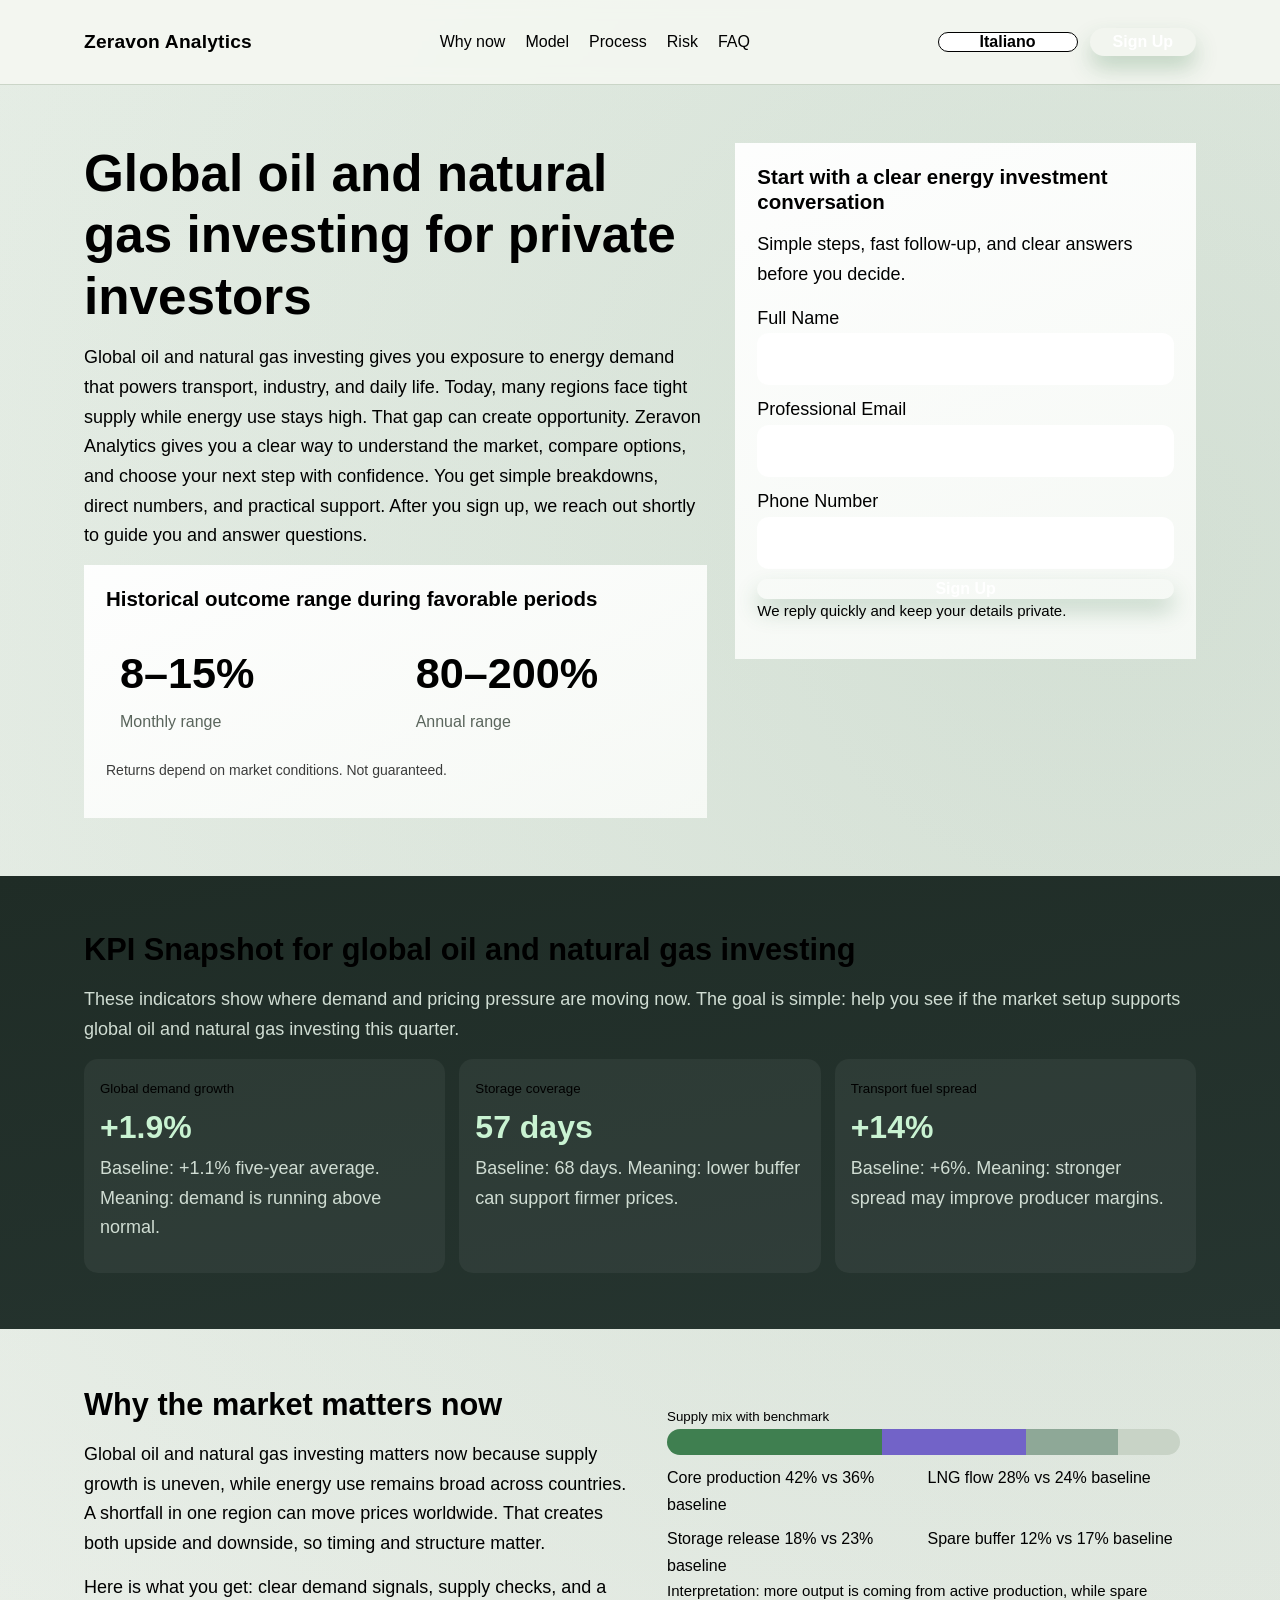
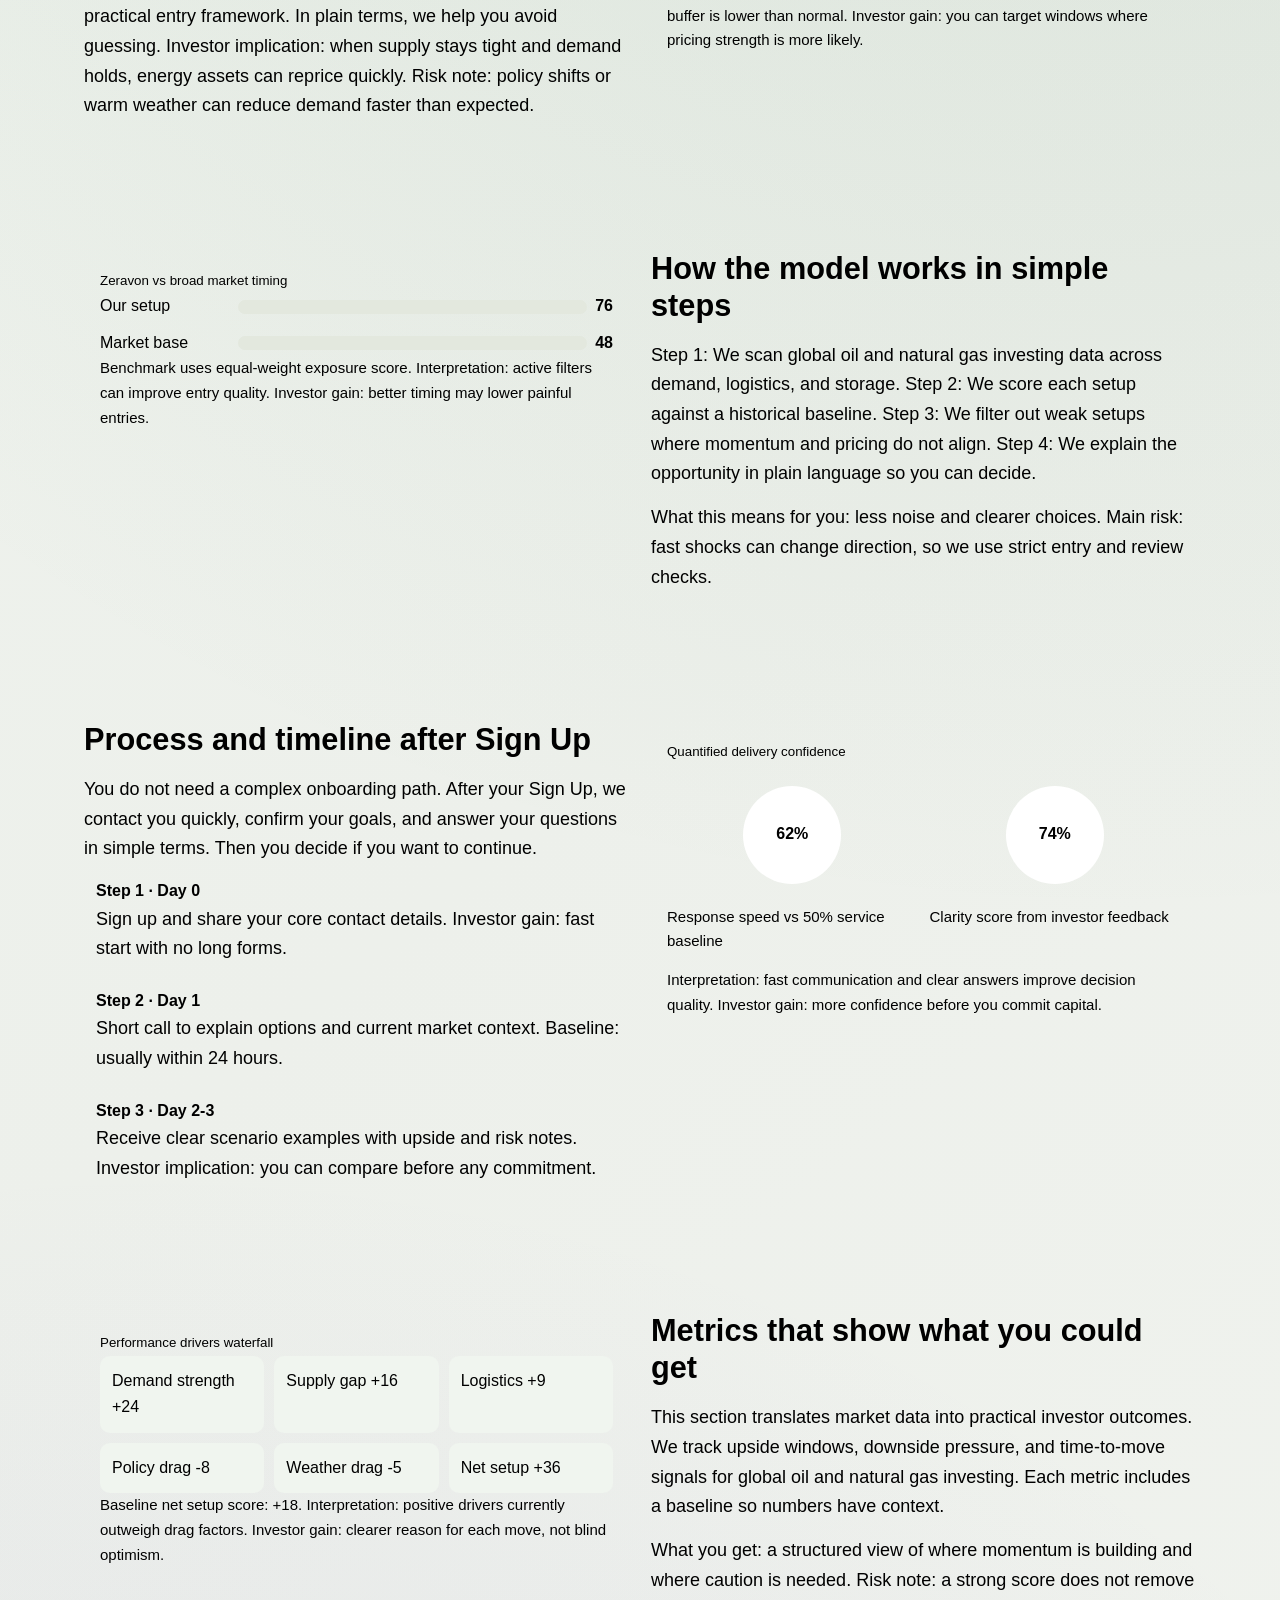
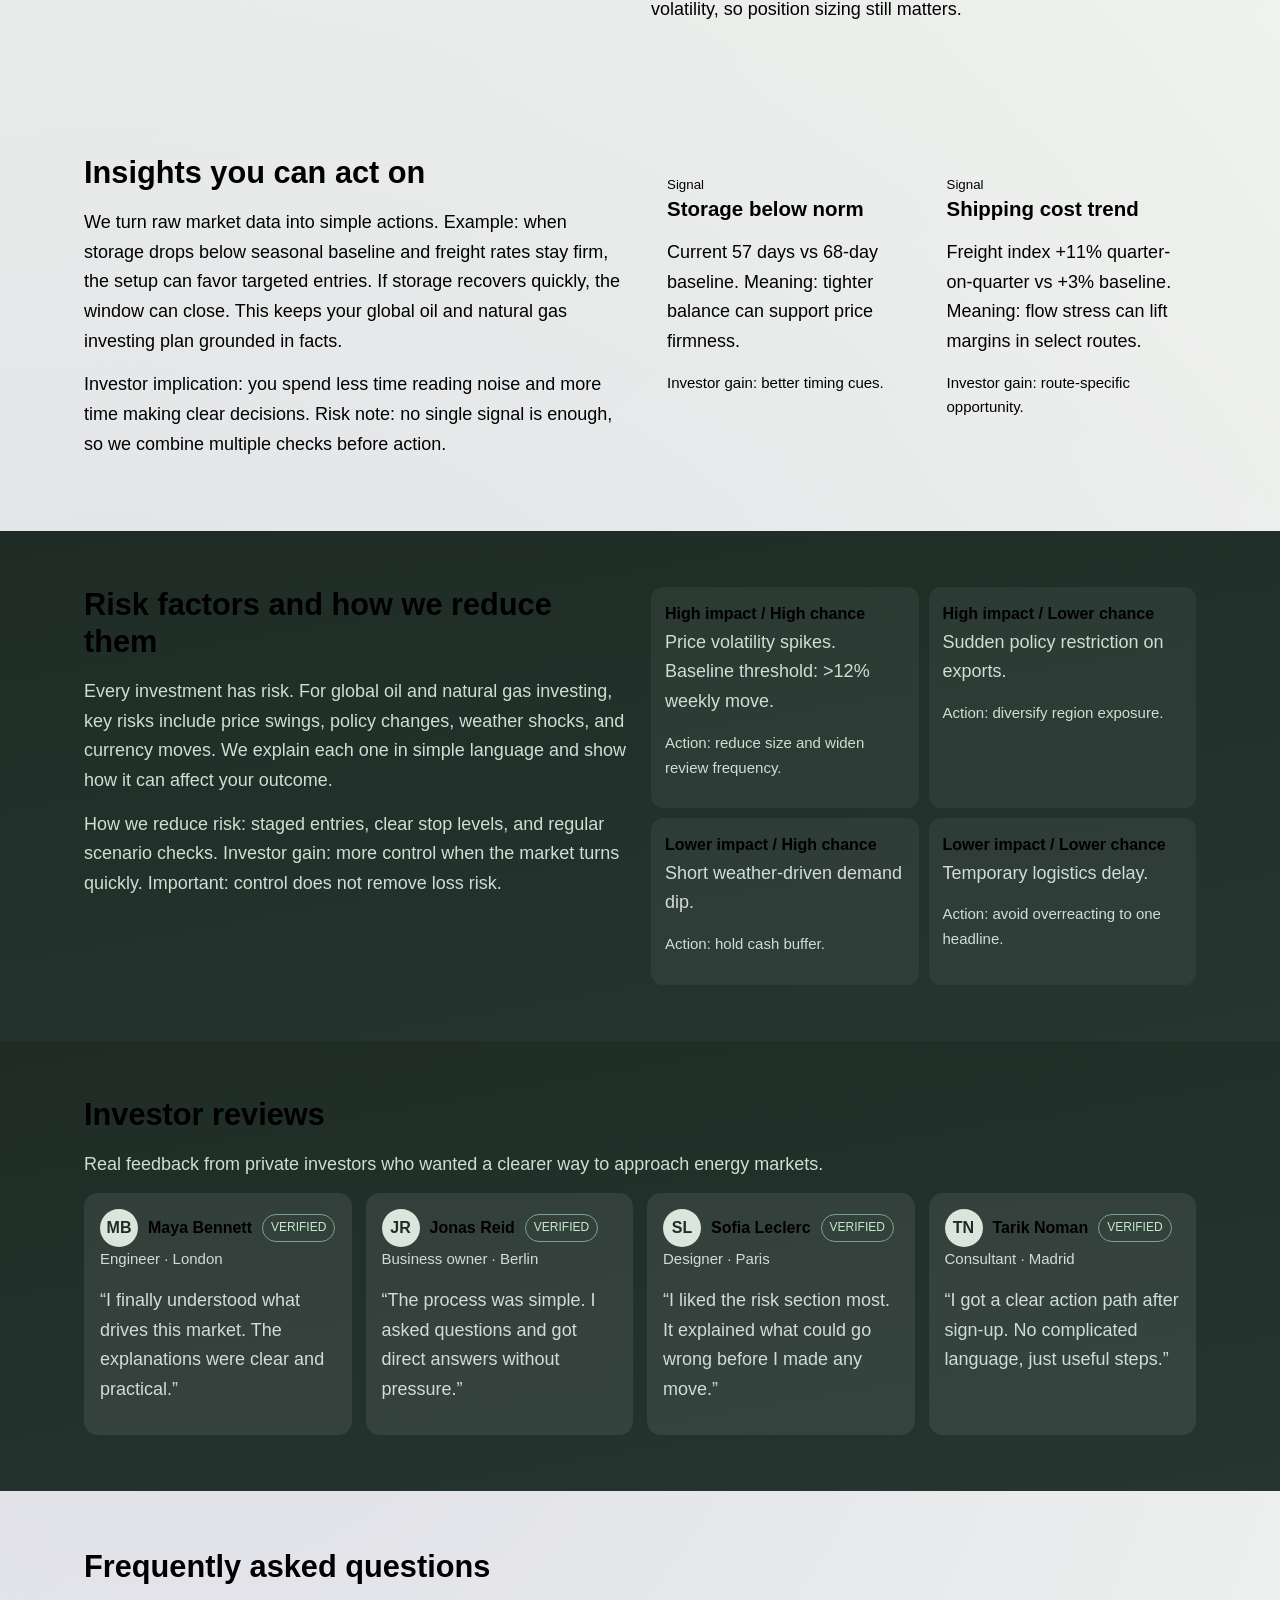
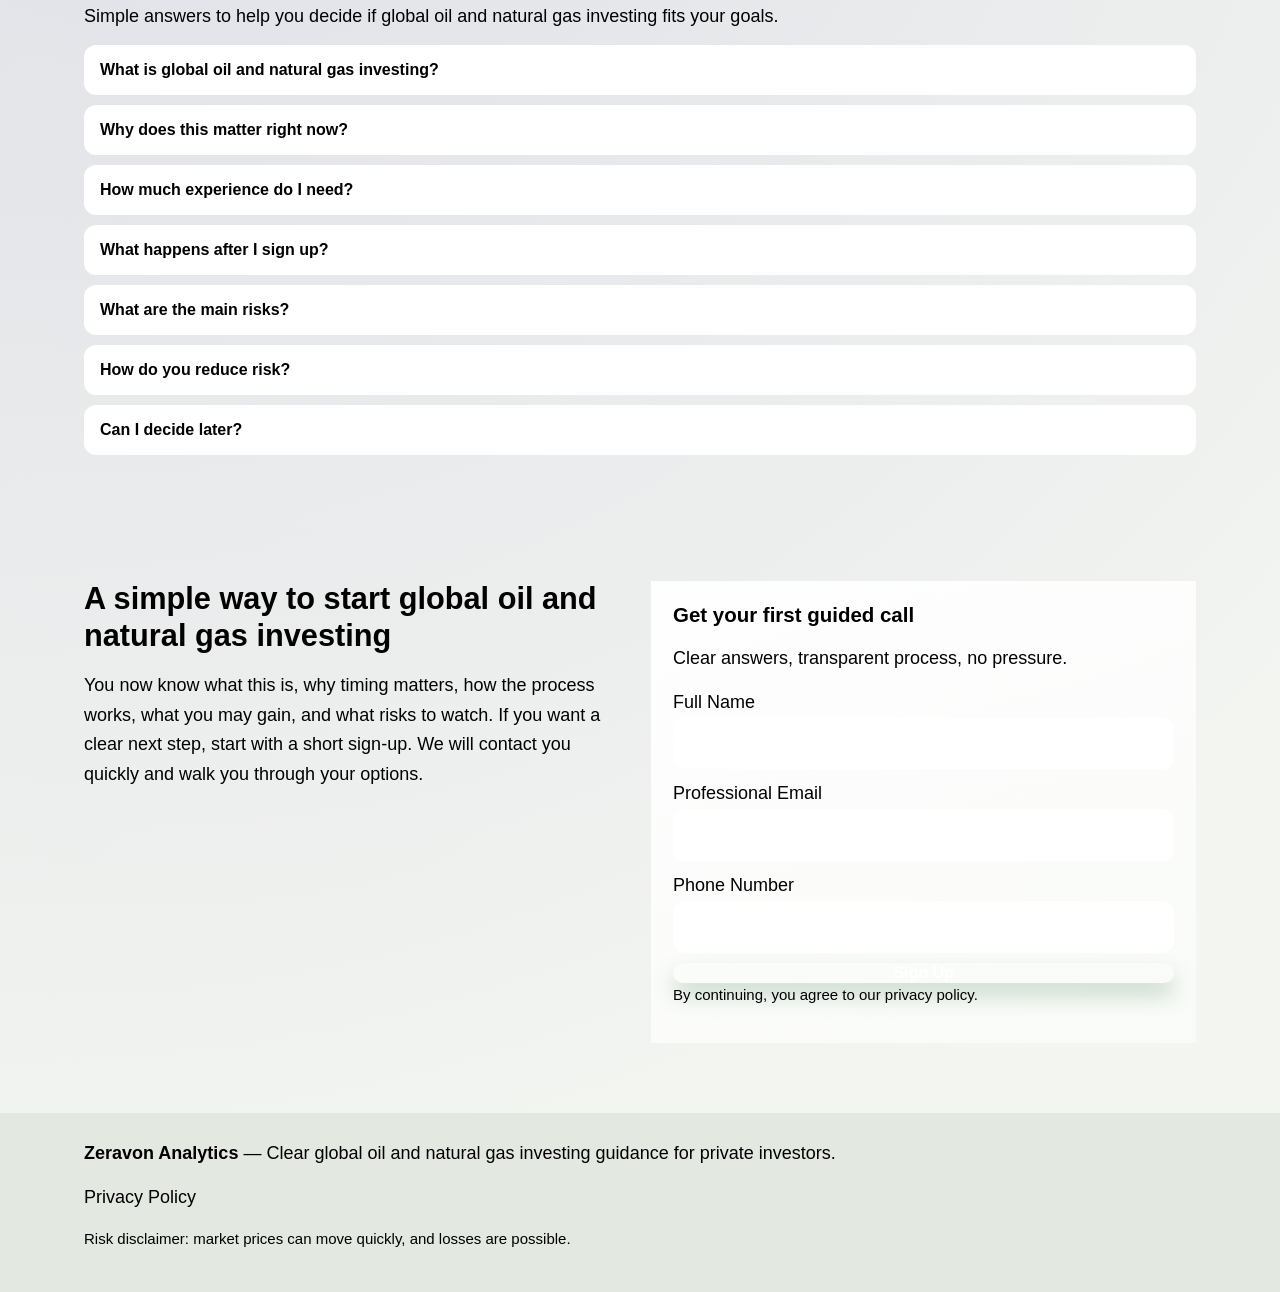
<file: it/index.html>
<!doctype html>
<html lang="en">
<head>
  <meta charset="utf-8" />
  <meta name="viewport" content="width=device-width, initial-scale=1" />
  <title>Zeravon Analytics | Global Oil and Natural Gas Investing for Italiano</title>
  <meta name="description" content="Learn how Zeravon Analytics gives private investors a clear, simple path to global oil and natural gas investing with transparent process and risk notes." />
  <link rel="canonical" href="https://zeravonanalytics.com/it/index.html" />
  <link rel="alternate" hreflang="en" href="https://zeravonanalytics.com/index.html" />
  <link rel="alternate" hreflang="de" href="https://zeravonanalytics.com/de/index.html" />
  <link rel="alternate" hreflang="fr" href="https://zeravonanalytics.com/fr/index.html" />
  <link rel="alternate" hreflang="es" href="https://zeravonanalytics.com/es/index.html" />
  <link rel="alternate" hreflang="it" href="https://zeravonanalytics.com/it/index.html" />
  <link rel="alternate" hreflang="tr" href="https://zeravonanalytics.com/tr/index.html" />
  <link rel="alternate" hreflang="pt" href="https://zeravonanalytics.com/pt/index.html" />
  <link rel="alternate" hreflang="ja" href="https://zeravonanalytics.com/jp/index.html" />
  <link rel="alternate" hreflang="sk" href="https://zeravonanalytics.com/sk/index.html" />
  <link rel="alternate" hreflang="nl-BE" href="https://zeravonanalytics.com/be/index.html" />
  <link rel="alternate" hreflang="x-default" href="https://zeravonanalytics.com/index.html" />
  <meta property="og:title" content="Zeravon Analytics | Global Oil and Natural Gas Investing for Italiano" />
  <meta property="og:description" content="Learn how Zeravon Analytics gives private investors a clear, simple path to global oil and natural gas investing with transparent process and risk notes." />
  <meta property="og:type" content="website" />
  <meta property="og:url" content="https://zeravonanalytics.com/it/index.html" />
  <meta name="twitter:card" content="summary_large_image" />
  <meta name="twitter:title" content="Zeravon Analytics | Global Oil and Natural Gas Investing for Italiano" />
  <meta name="twitter:description" content="Learn how Zeravon Analytics gives private investors a clear, simple path to global oil and natural gas investing with transparent process and risk notes." />
  <link rel="stylesheet" href="../assets/style.css" />
  <script type="application/ld+json">{"@context":"https://schema.org","@graph":[{"@type":"Organization","name":"Zeravon Analytics","url":"https://zeravonanalytics.com/","logo":"https://zeravonanalytics.com/assets/img/logo.png"},{"@type":"WebSite","name":"Zeravon Analytics","url":"https://zeravonanalytics.com/"},{"@type":"FAQPage","mainEntity":[{"@type":"Question","name":"What is global oil and natural gas investing?","acceptedAnswer":{"@type":"Answer","text":"It means putting money into companies and projects connected to oil and natural gas production, transport, and sales around the world."}},{"@type":"Question","name":"What happens after I sign up?","acceptedAnswer":{"@type":"Answer","text":"After you sign up, we reach out shortly to guide you, confirm details, and answer questions before you decide."}}]},{"@type":"Review","author":{"@type":"Person","name":"Maya Bennett"},"reviewBody":"Clear steps, quick support, and easy to understand updates helped me act with confidence.","reviewRating":{"@type":"Rating","ratingValue":"5","bestRating":"5"}}]}</script>
</head>
<body>
<header class="site-header">
  <div class="container header-row">
    <a href="../index.html" class="brand">Zeravon Analytics</a>
    <nav class="main-nav" aria-label="Main navigation">
      <a href="#why">Why now</a><a href="#model">Model</a><a href="#process">Process</a><a href="#risk">Risk</a><a href="#faq">FAQ</a>
    </nav>
    <div class="header-actions">
      <div class="lang-wrap">
        <button class="lang-btn" aria-label="Current language">Italiano</button>
        <div class="lang-menu" role="menu">
              <a href="../index.html"><span class="flag"><svg viewBox="0 0 20 14" width="20" height="14"><rect width="20" height="14" fill="#1e4aa8"/><path d="M0 0L20 14M20 0L0 14" stroke="#fff" stroke-width="3"/><path d="M0 0L20 14M20 0L0 14" stroke="#c8212f" stroke-width="1.5"/></svg></span>English</a>
              <a href="../de/index.html"><span class="flag"><svg viewBox="0 0 20 14" width="20" height="14"><rect width="20" height="14" fill="#ffce00"/><rect width="20" height="9.3" fill="#dd0000"/><rect width="20" height="4.6" fill="#111"/></svg></span>Deutsch</a>
              <a href="../fr/index.html"><span class="flag"><svg viewBox="0 0 20 14" width="20" height="14"><rect width="20" height="14" fill="#fff"/><rect width="6.7" height="14" fill="#1b4db8"/><rect x="13.3" width="6.7" height="14" fill="#d81f32"/></svg></span>Français</a>
              <a href="../es/index.html"><span class="flag"><svg viewBox="0 0 20 14" width="20" height="14"><rect width="20" height="14" fill="#aa151b"/><rect y="3.5" width="20" height="7" fill="#f1bf00"/></svg></span>Español</a>
              <a href="../it/index.html"><span class="flag"><svg viewBox="0 0 20 14" width="20" height="14"><rect width="20" height="14" fill="#fff"/><rect width="6.7" height="14" fill="#009246"/><rect x="13.3" width="6.7" height="14" fill="#ce2b37"/></svg></span>Italiano</a>
              <a href="../tr/index.html"><span class="flag"><svg viewBox="0 0 20 14" width="20" height="14"><rect width="20" height="14" fill="#e30a17"/><circle cx="8" cy="7" r="3.2" fill="#fff"/><circle cx="8.8" cy="7" r="2.4" fill="#e30a17"/><polygon points="12.2,7 13.8,6.2 13.5,7.9 14.7,9.1 12.9,9.2 12.2,10.8 11.6,9.2 9.8,9.1 11,7.9 10.7,6.2" fill="#fff"/></svg></span>Türkçe</a>
              <a href="../pt/index.html"><span class="flag"><svg viewBox="0 0 20 14" width="20" height="14"><rect width="20" height="14" fill="#ff0000"/><rect width="8" height="14" fill="#006600"/></svg></span>Português</a>
              <a href="../jp/index.html"><span class="flag"><svg viewBox="0 0 20 14" width="20" height="14"><rect width="20" height="14" fill="#fff"/><circle cx="10" cy="7" r="3.5" fill="#bc002d"/></svg></span>日本語</a>
              <a href="../sk/index.html"><span class="flag"><svg viewBox="0 0 20 14" width="20" height="14"><rect width="20" height="14" fill="#ee1c25"/><rect width="20" height="9.3" fill="#0b4ea2"/><rect width="20" height="4.6" fill="#fff"/></svg></span>Slovak</a>
              <a href="../be/index.html"><span class="flag"><svg viewBox="0 0 20 14" width="20" height="14"><rect width="20" height="14" fill="#fae042"/><rect width="6.7" height="14" fill="#111"/><rect x="13.3" width="6.7" height="14" fill="#ef3340"/></svg></span>Nederlands(BE)</a>
        </div>
      </div>
      <a class="btn btn-primary" href="#lead">Sign Up</a>
      <button class="burger" aria-label="Open menu">☰</button>
    </div>
  </div>
</header>

<div class="drawer" aria-hidden="true">
  <div class="drawer-panel" role="dialog" aria-modal="true" aria-label="Mobile menu">
    <button class="btn btn-muted close-drawer">X</button>
    <nav class="drawer-nav">
      <a href="#why">Why now</a><a href="#model">Model</a><a href="#process">Process</a><a href="#risk">Risk</a><a href="#faq">FAQ</a>
    </nav>
    <div class="lang-wrap">
      <button class="lang-btn">Italiano</button>
      <div class="lang-menu" role="menu">
              <a href="../index.html"><span class="flag"><svg viewBox="0 0 20 14" width="20" height="14"><rect width="20" height="14" fill="#1e4aa8"/><path d="M0 0L20 14M20 0L0 14" stroke="#fff" stroke-width="3"/><path d="M0 0L20 14M20 0L0 14" stroke="#c8212f" stroke-width="1.5"/></svg></span>English</a>
              <a href="../de/index.html"><span class="flag"><svg viewBox="0 0 20 14" width="20" height="14"><rect width="20" height="14" fill="#ffce00"/><rect width="20" height="9.3" fill="#dd0000"/><rect width="20" height="4.6" fill="#111"/></svg></span>Deutsch</a>
              <a href="../fr/index.html"><span class="flag"><svg viewBox="0 0 20 14" width="20" height="14"><rect width="20" height="14" fill="#fff"/><rect width="6.7" height="14" fill="#1b4db8"/><rect x="13.3" width="6.7" height="14" fill="#d81f32"/></svg></span>Français</a>
              <a href="../es/index.html"><span class="flag"><svg viewBox="0 0 20 14" width="20" height="14"><rect width="20" height="14" fill="#aa151b"/><rect y="3.5" width="20" height="7" fill="#f1bf00"/></svg></span>Español</a>
              <a href="../it/index.html"><span class="flag"><svg viewBox="0 0 20 14" width="20" height="14"><rect width="20" height="14" fill="#fff"/><rect width="6.7" height="14" fill="#009246"/><rect x="13.3" width="6.7" height="14" fill="#ce2b37"/></svg></span>Italiano</a>
              <a href="../tr/index.html"><span class="flag"><svg viewBox="0 0 20 14" width="20" height="14"><rect width="20" height="14" fill="#e30a17"/><circle cx="8" cy="7" r="3.2" fill="#fff"/><circle cx="8.8" cy="7" r="2.4" fill="#e30a17"/><polygon points="12.2,7 13.8,6.2 13.5,7.9 14.7,9.1 12.9,9.2 12.2,10.8 11.6,9.2 9.8,9.1 11,7.9 10.7,6.2" fill="#fff"/></svg></span>Türkçe</a>
              <a href="../pt/index.html"><span class="flag"><svg viewBox="0 0 20 14" width="20" height="14"><rect width="20" height="14" fill="#ff0000"/><rect width="8" height="14" fill="#006600"/></svg></span>Português</a>
              <a href="../jp/index.html"><span class="flag"><svg viewBox="0 0 20 14" width="20" height="14"><rect width="20" height="14" fill="#fff"/><circle cx="10" cy="7" r="3.5" fill="#bc002d"/></svg></span>日本語</a>
              <a href="../sk/index.html"><span class="flag"><svg viewBox="0 0 20 14" width="20" height="14"><rect width="20" height="14" fill="#ee1c25"/><rect width="20" height="9.3" fill="#0b4ea2"/><rect width="20" height="4.6" fill="#fff"/></svg></span>Slovak</a>
              <a href="../be/index.html"><span class="flag"><svg viewBox="0 0 20 14" width="20" height="14"><rect width="20" height="14" fill="#fae042"/><rect width="6.7" height="14" fill="#111"/><rect x="13.3" width="6.7" height="14" fill="#ef3340"/></svg></span>Nederlands(BE)</a>
      </div>
    </div>
    <a class="btn btn-primary" href="#lead">Sign Up</a>
  </div>
</div>

<main>
<section class="hero section">
  <div class="container hero-grid">
    <div class="reveal">
      <h1>Global oil and natural gas investing for private investors</h1>
      <p>Global oil and natural gas investing gives you exposure to energy demand that powers transport, industry, and daily life. Today, many regions face tight supply while energy use stays high. That gap can create opportunity. Zeravon Analytics gives you a clear way to understand the market, compare options, and choose your next step with confidence. You get simple breakdowns, direct numbers, and practical support. After you sign up, we reach out shortly to guide you and answer questions.</p>
      <div class="panel performance">
        <h3>Historical outcome range during favorable periods</h3>
        <div class="perf-grid">
          <article class="perf-item"><div class="perf-value">8–15%</div><div class="muted">Monthly range</div></article>
          <article class="perf-item"><div class="perf-value">80–200%</div><div class="muted">Annual range</div></article>
        </div>
        <p class="micro">Returns depend on market conditions. Not guaranteed.</p>
      </div>
    </div>
    <aside id="lead" class="panel lead-form reveal">
      <h3>Start with a clear energy investment conversation</h3>
      <p>Simple steps, fast follow-up, and clear answers before you decide.</p>
      <form>
        <label>Full Name<input type="text" name="name" required autocomplete="name" /></label>
        <label>Professional Email<input type="email" name="email" required autocomplete="email" /></label>
        <label>Phone Number<input type="tel" name="phone" required autocomplete="tel" /></label>
        <button class="btn btn-primary" type="submit">Sign Up</button>
      </form>
      <p class="small">We reply quickly and keep your details private.</p>
    </aside>
  </div>
</section>

<section class="dark-section">
  <div class="container reveal">
    <h2>KPI Snapshot for global oil and natural gas investing</h2>
    <p>These indicators show where demand and pricing pressure are moving now. The goal is simple: help you see if the market setup supports global oil and natural gas investing this quarter.</p>
    <div class="kpi-row">
      <div class="kpi"><small>Global demand growth</small><strong>+1.9%</strong><p>Baseline: +1.1% five-year average. Meaning: demand is running above normal.</p></div>
      <div class="kpi"><small>Storage coverage</small><strong>57 days</strong><p>Baseline: 68 days. Meaning: lower buffer can support firmer prices.</p></div>
      <div class="kpi"><small>Transport fuel spread</small><strong>+14%</strong><p>Baseline: +6%. Meaning: stronger spread may improve producer margins.</p></div>
    </div>
  </div>
</section>

<section id="why" class="section">
  <div class="container split reveal">
    <div>
      <h2>Why the market matters now</h2>
      <p>Global oil and natural gas investing matters now because supply growth is uneven, while energy use remains broad across countries. A shortfall in one region can move prices worldwide. That creates both upside and downside, so timing and structure matter.</p>
      <p>Here is what you get: clear demand signals, supply checks, and a practical entry framework. In plain terms, we help you avoid guessing. Investor implication: when supply stays tight and demand holds, energy assets can reprice quickly. Risk note: policy shifts or warm weather can reduce demand faster than expected.</p>
    </div>
    <div class="card">
      <small>Supply mix with benchmark</small>
      <div class="stack-bar"><span class="seg1"></span><span class="seg2"></span><span class="seg3"></span><span class="seg4"></span></div>
      <div class="legend">
        <div>Core production 42% vs 36% baseline</div><div>LNG flow 28% vs 24% baseline</div>
        <div>Storage release 18% vs 23% baseline</div><div>Spare buffer 12% vs 17% baseline</div>
      </div>
      <p class="small">Interpretation: more output is coming from active production, while spare buffer is lower than normal. Investor gain: you can target windows where pricing strength is more likely.</p>
    </div>
  </div>
</section>

<section id="model" class="section" style="background:var(--bg-alt)">
  <div class="container split reveal">
    <div class="card">
      <small>Zeravon vs broad market timing</small>
      <div class="compare">
        <div class="compare-row"><span>Our setup</span><span class="bar-bg"><span class="bar-fill-us"></span></span><strong>76</strong></div>
        <div class="compare-row"><span>Market base</span><span class="bar-bg"><span class="bar-fill-m"></span></span><strong>48</strong></div>
      </div>
      <p class="small">Benchmark uses equal-weight exposure score. Interpretation: active filters can improve entry quality. Investor gain: better timing may lower painful entries.</p>
    </div>
    <div>
      <h2>How the model works in simple steps</h2>
      <p>Step 1: We scan global oil and natural gas investing data across demand, logistics, and storage. Step 2: We score each setup against a historical baseline. Step 3: We filter out weak setups where momentum and pricing do not align. Step 4: We explain the opportunity in plain language so you can decide.</p>
      <p>What this means for you: less noise and clearer choices. Main risk: fast shocks can change direction, so we use strict entry and review checks.</p>
    </div>
  </div>
</section>

<section id="process" class="section">
  <div class="container split reveal">
    <div>
      <h2>Process and timeline after Sign Up</h2>
      <p>You do not need a complex onboarding path. After your Sign Up, we contact you quickly, confirm your goals, and answer your questions in simple terms. Then you decide if you want to continue.</p>
      <div class="timeline">
        <div class="step"><strong>Step 1 · Day 0</strong><p>Sign up and share your core contact details. Investor gain: fast start with no long forms.</p></div>
        <div class="step"><strong>Step 2 · Day 1</strong><p>Short call to explain options and current market context. Baseline: usually within 24 hours.</p></div>
        <div class="step"><strong>Step 3 · Day 2-3</strong><p>Receive clear scenario examples with upside and risk notes. Investor implication: you can compare before any commitment.</p></div>
      </div>
    </div>
    <div class="card">
      <small>Quantified delivery confidence</small>
      <div class="rings">
        <div><div class="ring"><span>62%</span></div><p class="small">Response speed vs 50% service baseline</p></div>
        <div><div class="ring" style="background:conic-gradient(var(--accent-b) 0 74%, #d5ddd2 74% 100%)"><span>74%</span></div><p class="small">Clarity score from investor feedback</p></div>
      </div>
      <p class="small">Interpretation: fast communication and clear answers improve decision quality. Investor gain: more confidence before you commit capital.</p>
    </div>
  </div>
</section>

<section class="section" style="background:var(--bg-alt)">
  <div class="container split reveal">
    <div class="card">
      <small>Performance drivers waterfall</small>
      <div class="waterfall">
        <div class="w-row"><div class="w-box">Demand strength +24</div><div class="w-box">Supply gap +16</div><div class="w-box">Logistics +9</div></div>
        <div class="w-row"><div class="w-box">Policy drag -8</div><div class="w-box">Weather drag -5</div><div class="w-box">Net setup +36</div></div>
      </div>
      <p class="small">Baseline net setup score: +18. Interpretation: positive drivers currently outweigh drag factors. Investor gain: clearer reason for each move, not blind optimism.</p>
    </div>
    <div>
      <h2>Metrics that show what you could get</h2>
      <p>This section translates market data into practical investor outcomes. We track upside windows, downside pressure, and time-to-move signals for global oil and natural gas investing. Each metric includes a baseline so numbers have context.</p>
      <p>What you get: a structured view of where momentum is building and where caution is needed. Risk note: a strong score does not remove volatility, so position sizing still matters.</p>
    </div>
  </div>
</section>

<section class="section">
  <div class="container split reveal">
    <div>
      <h2>Insights you can act on</h2>
      <p>We turn raw market data into simple actions. Example: when storage drops below seasonal baseline and freight rates stay firm, the setup can favor targeted entries. If storage recovers quickly, the window can close. This keeps your global oil and natural gas investing plan grounded in facts.</p>
      <p>Investor implication: you spend less time reading noise and more time making clear decisions. Risk note: no single signal is enough, so we combine multiple checks before action.</p>
    </div>
    <div class="grid-2">
      <div class="card"><small>Signal</small><h3>Storage below norm</h3><p>Current 57 days vs 68-day baseline. Meaning: tighter balance can support price firmness.</p><p class="small">Investor gain: better timing cues.</p></div>
      <div class="card"><small>Signal</small><h3>Shipping cost trend</h3><p>Freight index +11% quarter-on-quarter vs +3% baseline. Meaning: flow stress can lift margins in select routes.</p><p class="small">Investor gain: route-specific opportunity.</p></div>
    </div>
  </div>
</section>

<section id="risk" class="dark-section">
  <div class="container split reveal">
    <div>
      <h2>Risk factors and how we reduce them</h2>
      <p>Every investment has risk. For global oil and natural gas investing, key risks include price swings, policy changes, weather shocks, and currency moves. We explain each one in simple language and show how it can affect your outcome.</p>
      <p>How we reduce risk: staged entries, clear stop levels, and regular scenario checks. Investor gain: more control when the market turns quickly. Important: control does not remove loss risk.</p>
    </div>
    <div class="risk-matrix">
      <div class="risk-cell"><strong>High impact / High chance</strong><p>Price volatility spikes. Baseline threshold: >12% weekly move.</p><p class="small">Action: reduce size and widen review frequency.</p></div>
      <div class="risk-cell"><strong>High impact / Lower chance</strong><p>Sudden policy restriction on exports.</p><p class="small">Action: diversify region exposure.</p></div>
      <div class="risk-cell"><strong>Lower impact / High chance</strong><p>Short weather-driven demand dip.</p><p class="small">Action: hold cash buffer.</p></div>
      <div class="risk-cell"><strong>Lower impact / Lower chance</strong><p>Temporary logistics delay.</p><p class="small">Action: avoid overreacting to one headline.</p></div>
    </div>
  </div>
</section>

<section class="dark-section reviews">
  <div class="container reveal">
    <h2>Investor reviews</h2>
    <p>Real feedback from private investors who wanted a clearer way to approach energy markets.</p>
    <div class="grid-2">
      <article class="review-card"><div class="review-top"><span class="avatar">MB</span><strong>Maya Bennett</strong><span class="verified">VERIFIED</span></div><p class="small">Engineer · London</p><p>“I finally understood what drives this market. The explanations were clear and practical.”</p></article>
      <article class="review-card"><div class="review-top"><span class="avatar">JR</span><strong>Jonas Reid</strong><span class="verified">VERIFIED</span></div><p class="small">Business owner · Berlin</p><p>“The process was simple. I asked questions and got direct answers without pressure.”</p></article>
      <article class="review-card"><div class="review-top"><span class="avatar">SL</span><strong>Sofia Leclerc</strong><span class="verified">VERIFIED</span></div><p class="small">Designer · Paris</p><p>“I liked the risk section most. It explained what could go wrong before I made any move.”</p></article>
      <article class="review-card"><div class="review-top"><span class="avatar">TN</span><strong>Tarik Noman</strong><span class="verified">VERIFIED</span></div><p class="small">Consultant · Madrid</p><p>“I got a clear action path after sign-up. No complicated language, just useful steps.”</p></article>
    </div>
  </div>
</section>

<section id="faq" class="section">
  <div class="container reveal">
    <h2>Frequently asked questions</h2>
    <p>Simple answers to help you decide if global oil and natural gas investing fits your goals.</p>
    <div class="faq-item"><button class="faq-q">What is global oil and natural gas investing?</button><div class="faq-a-wrap"><p class="faq-answer">It means investing in opportunities linked to producing, moving, and selling oil and natural gas around the world.</p></div></div>
    <div class="faq-item"><button class="faq-q">Why does this matter right now?</button><div class="faq-a-wrap"><p class="faq-answer">Demand is steady while some supply channels remain tight. That setup can create pricing opportunities, but it also brings volatility.</p></div></div>
    <div class="faq-item"><button class="faq-q">How much experience do I need?</button><div class="faq-a-wrap"><p class="faq-answer">You do not need technical expertise. We explain terms in plain English and guide you through each step.</p></div></div>
    <div class="faq-item"><button class="faq-q">What happens after I sign up?</button><div class="faq-a-wrap"><p class="faq-answer">After you sign up, we usually reach out shortly to confirm details and answer questions.</p></div></div>
    <div class="faq-item"><button class="faq-q">What are the main risks?</button><div class="faq-a-wrap"><p class="faq-answer">Main risks include price swings, policy shifts, and demand changes. These can affect results quickly.</p></div></div>
    <div class="faq-item"><button class="faq-q">How do you reduce risk?</button><div class="faq-a-wrap"><p class="faq-answer">We use staged entries, clear review points, and scenario checks so decisions are not based on one signal.</p></div></div>
    <div class="faq-item"><button class="faq-q">Can I decide later?</button><div class="faq-a-wrap"><p class="faq-answer">Yes. Sign-up starts a conversation. You decide if you want to continue after your questions are answered.</p></div></div>
  </div>
</section>

<section class="final-cta section" style="background:var(--bg-alt)">
  <div class="container split reveal">
    <div>
      <h2>A simple way to start global oil and natural gas investing</h2>
      <p>You now know what this is, why timing matters, how the process works, what you may gain, and what risks to watch. If you want a clear next step, start with a short sign-up. We will contact you quickly and walk you through your options.</p>
    </div>
    <aside class="panel lead-form">
      <h3>Get your first guided call</h3>
      <p>Clear answers, transparent process, no pressure.</p>
      <form>
        <label>Full Name<input type="text" required /></label>
        <label>Professional Email<input type="email" required /></label>
        <label>Phone Number<input type="tel" required /></label>
        <button class="btn btn-primary" type="submit">Sign Up</button>
      </form>
      <p class="small">By continuing, you agree to our privacy policy.</p>
    </aside>
  </div>
</section>
</main>

<footer>
  <div class="container">
    <p><strong>Zeravon Analytics</strong> — Clear global oil and natural gas investing guidance for private investors.</p>
    <p><a href="#" data-open-policy>Privacy Policy</a></p>
    <p class="small">Risk disclaimer: market prices can move quickly, and losses are possible.</p>
  </div>
</footer>

<div class="policy-modal" aria-hidden="true">
  <div class="modal-box" role="dialog" aria-modal="true" aria-label="Privacy policy">
    <div class="modal-head"><h3>Privacy Policy</h3><button class="btn btn-muted close-x" data-close-policy>X</button></div>
    <div class="modal-content">
      <p><strong>Introduction:</strong> We value your privacy and explain clearly how your data is handled.</p>
      <p><strong>Data collection:</strong> We collect your name, email, and phone number when you submit forms.</p>
      <p><strong>Legal basis:</strong> We process data to answer your request and provide service communication.</p>
      <p><strong>Cookies:</strong> We use essential cookies for site function and basic analytics to improve the website.</p>
      <p><strong>Retention:</strong> We keep personal data only as long as needed for communication and legal duties.</p>
      <p><strong>Third-party sharing:</strong> We use trusted service providers for hosting and communication support.</p>
      <p><strong>Security:</strong> We apply technical and organizational safeguards to protect your information.</p>
      <p><strong>User rights:</strong> You can request access, correction, or deletion of your personal data.</p>
      <p><strong>International transfers:</strong> Some providers may process data outside your country with safeguards.</p>
      <p><strong>Industry risk disclosure:</strong> Investment-related information is educational and does not guarantee returns.</p>
      <p><strong>Contact:</strong> Email us at privacy@zeravonanalytics.com for privacy requests.</p>
    </div>
    <div class="modal-foot"><button class="btn btn-muted" data-close-policy>Close</button></div>
  </div>
</div>

<script defer src="../assets/app.js"></script>
</body>
</html>
</file>
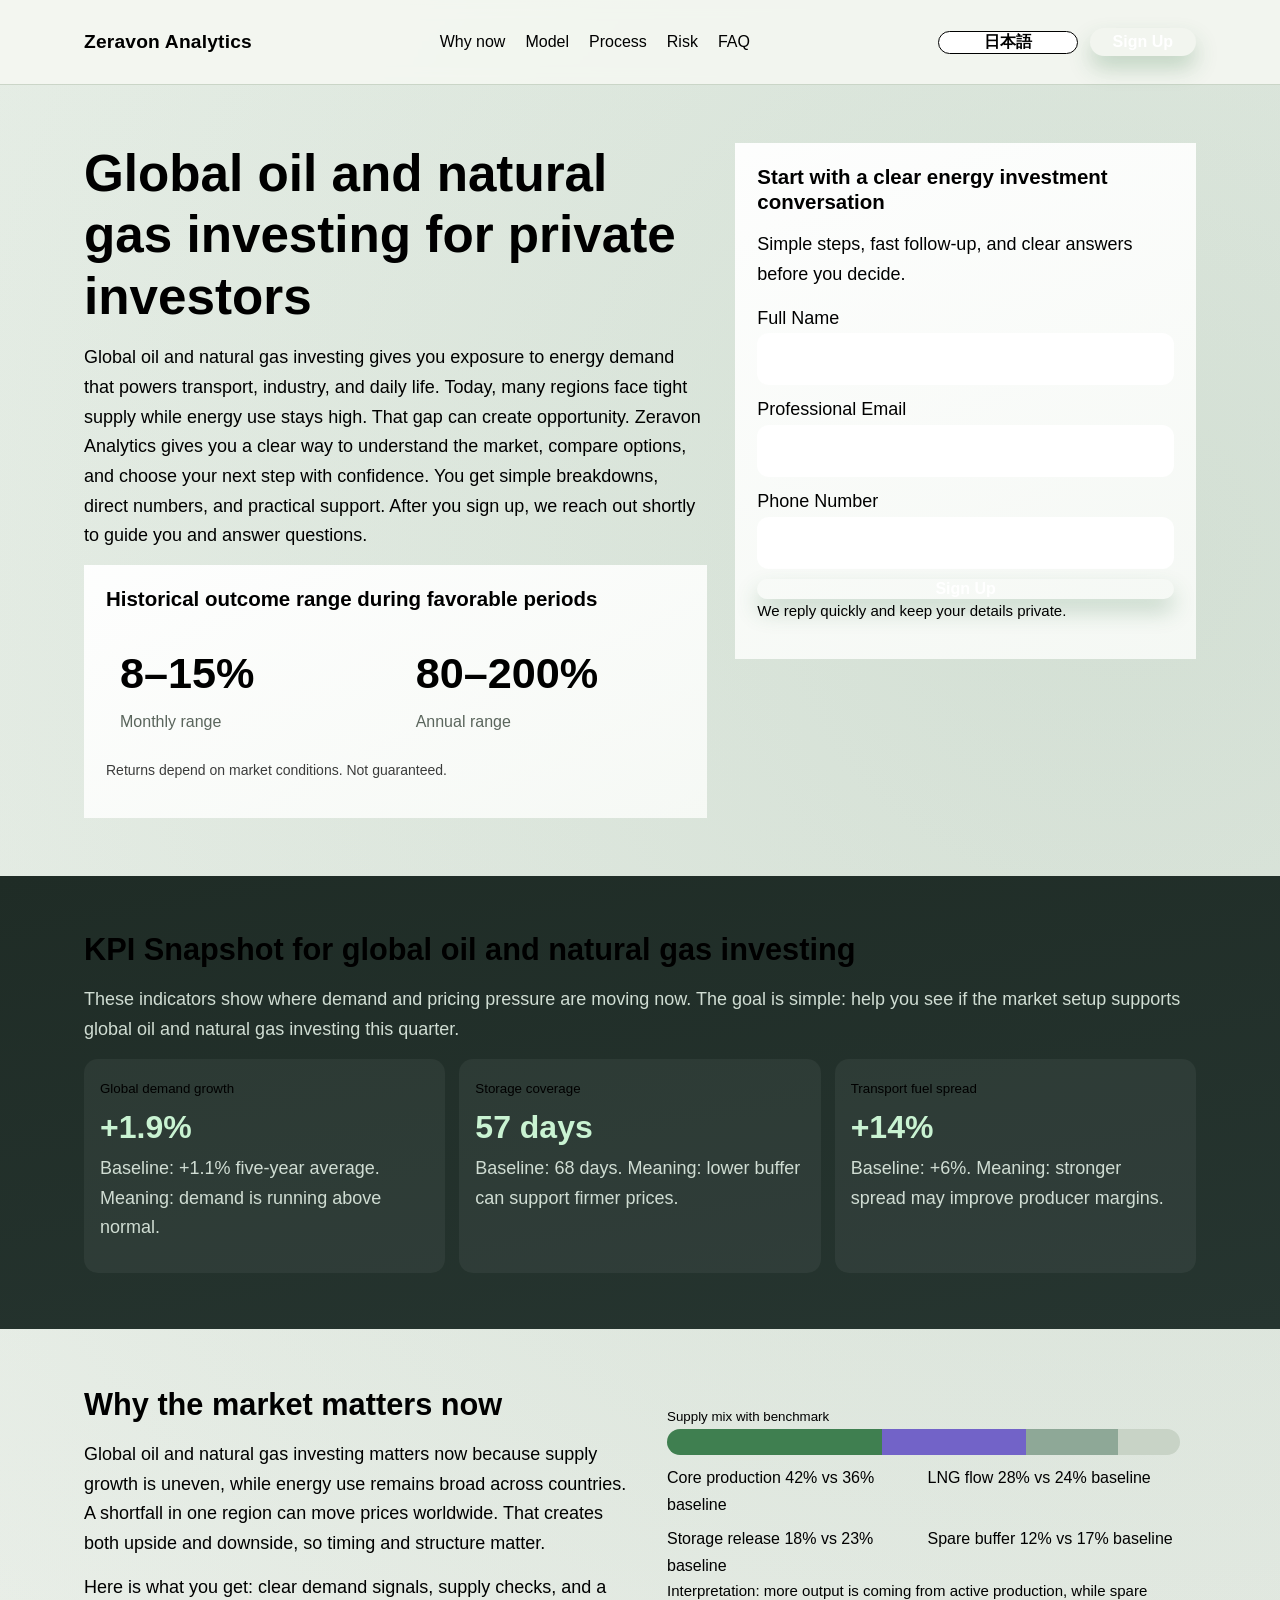
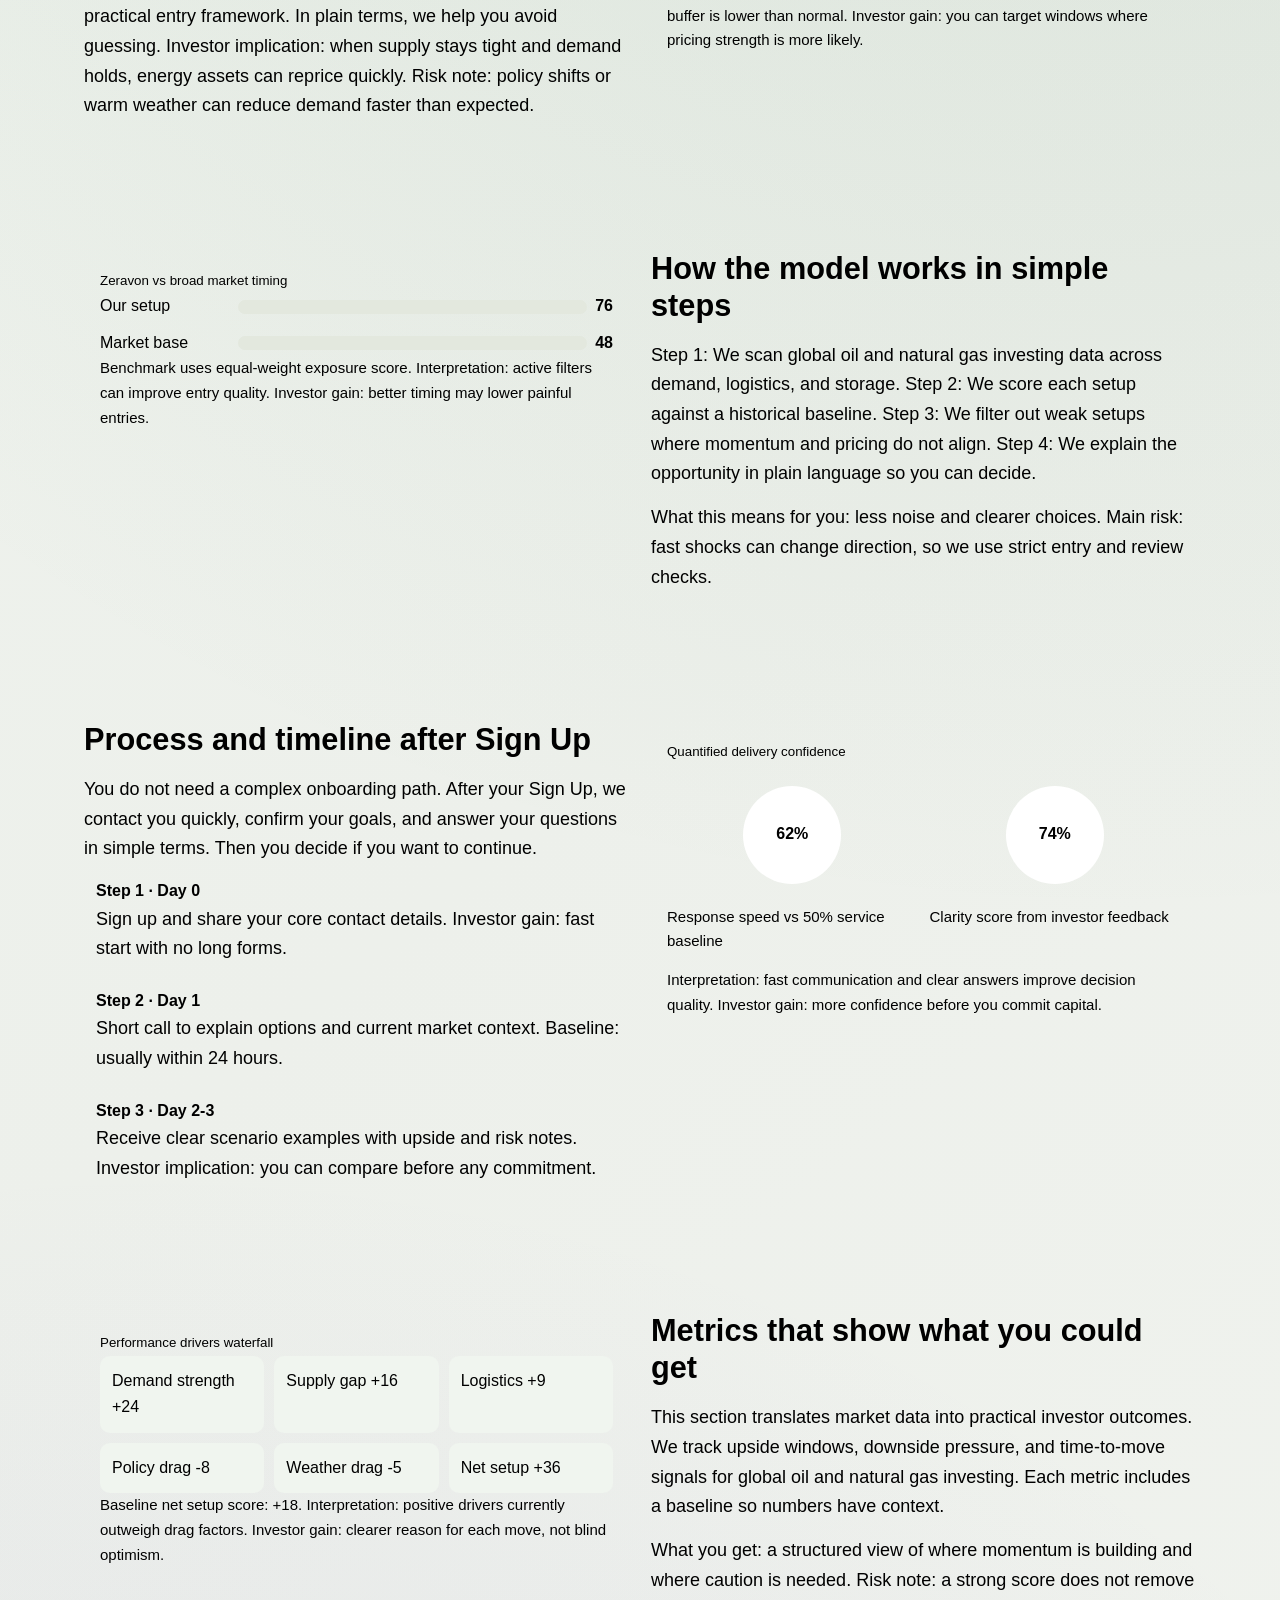
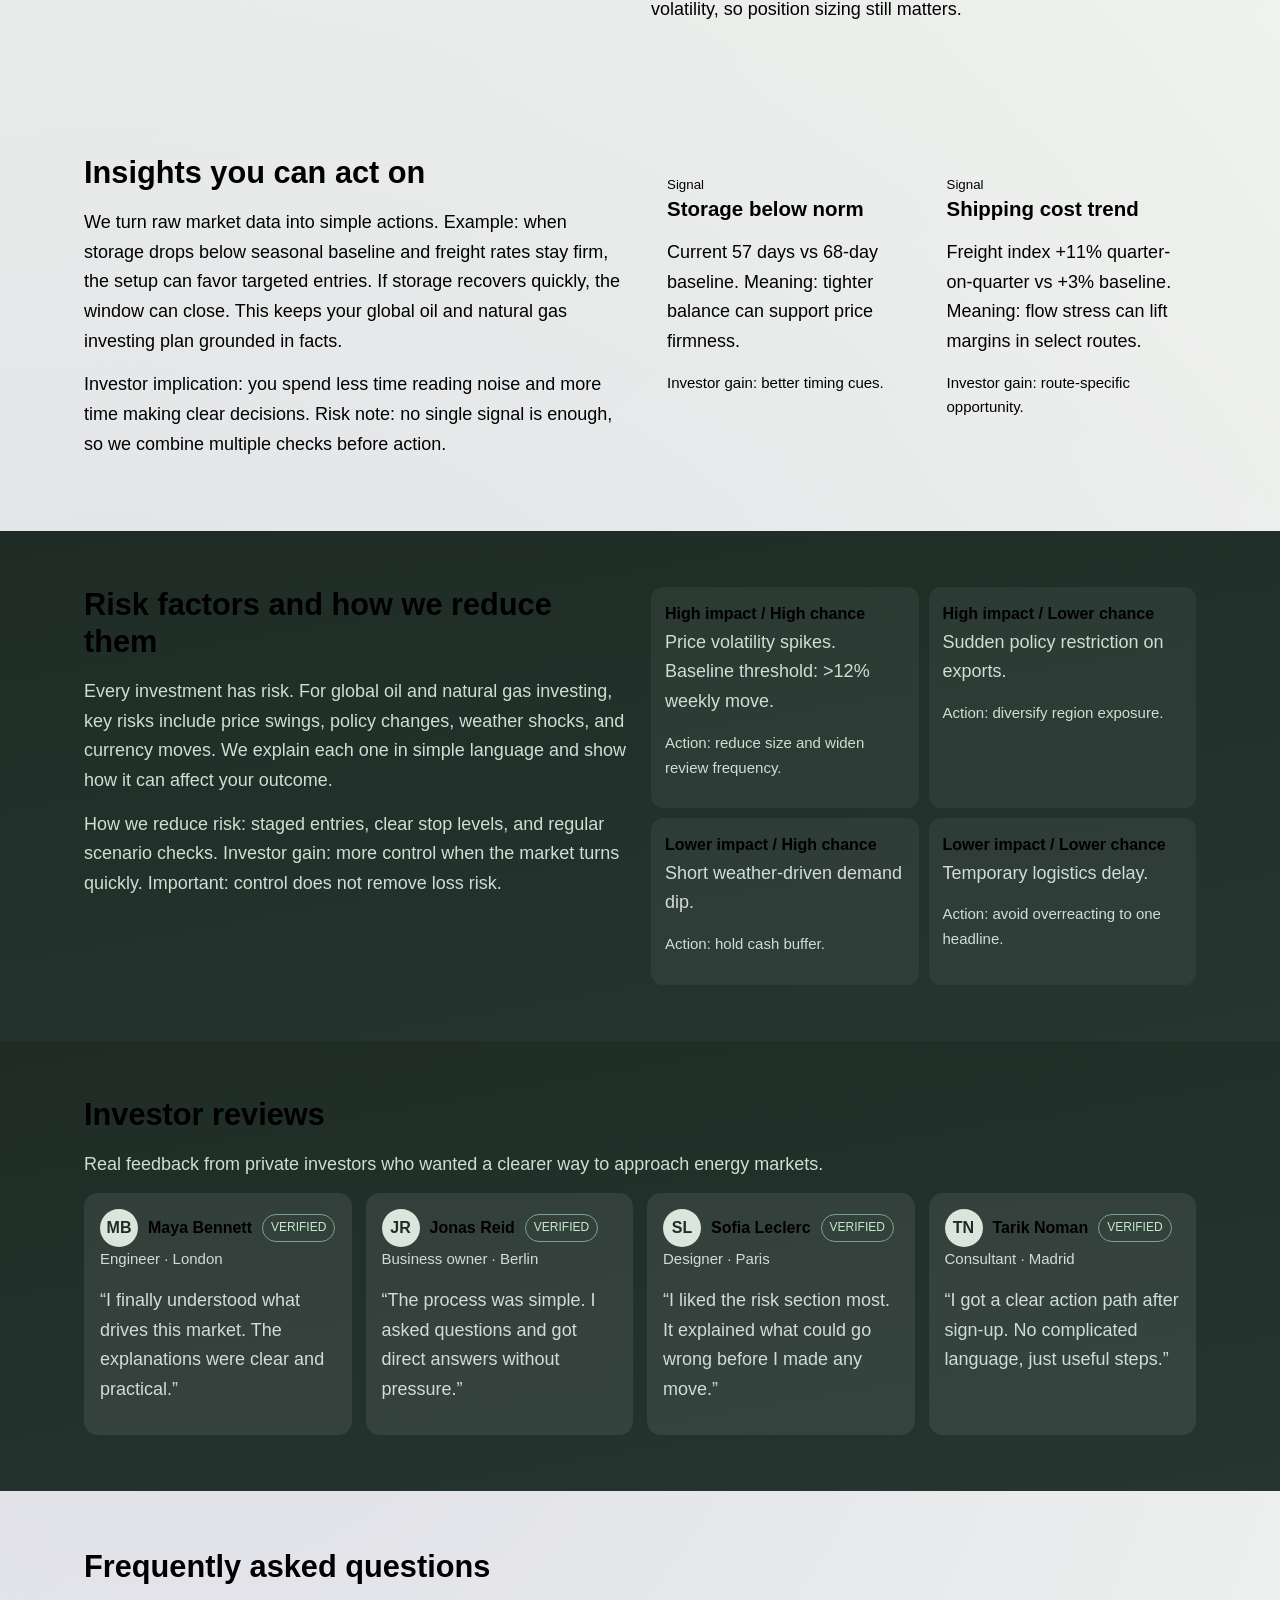
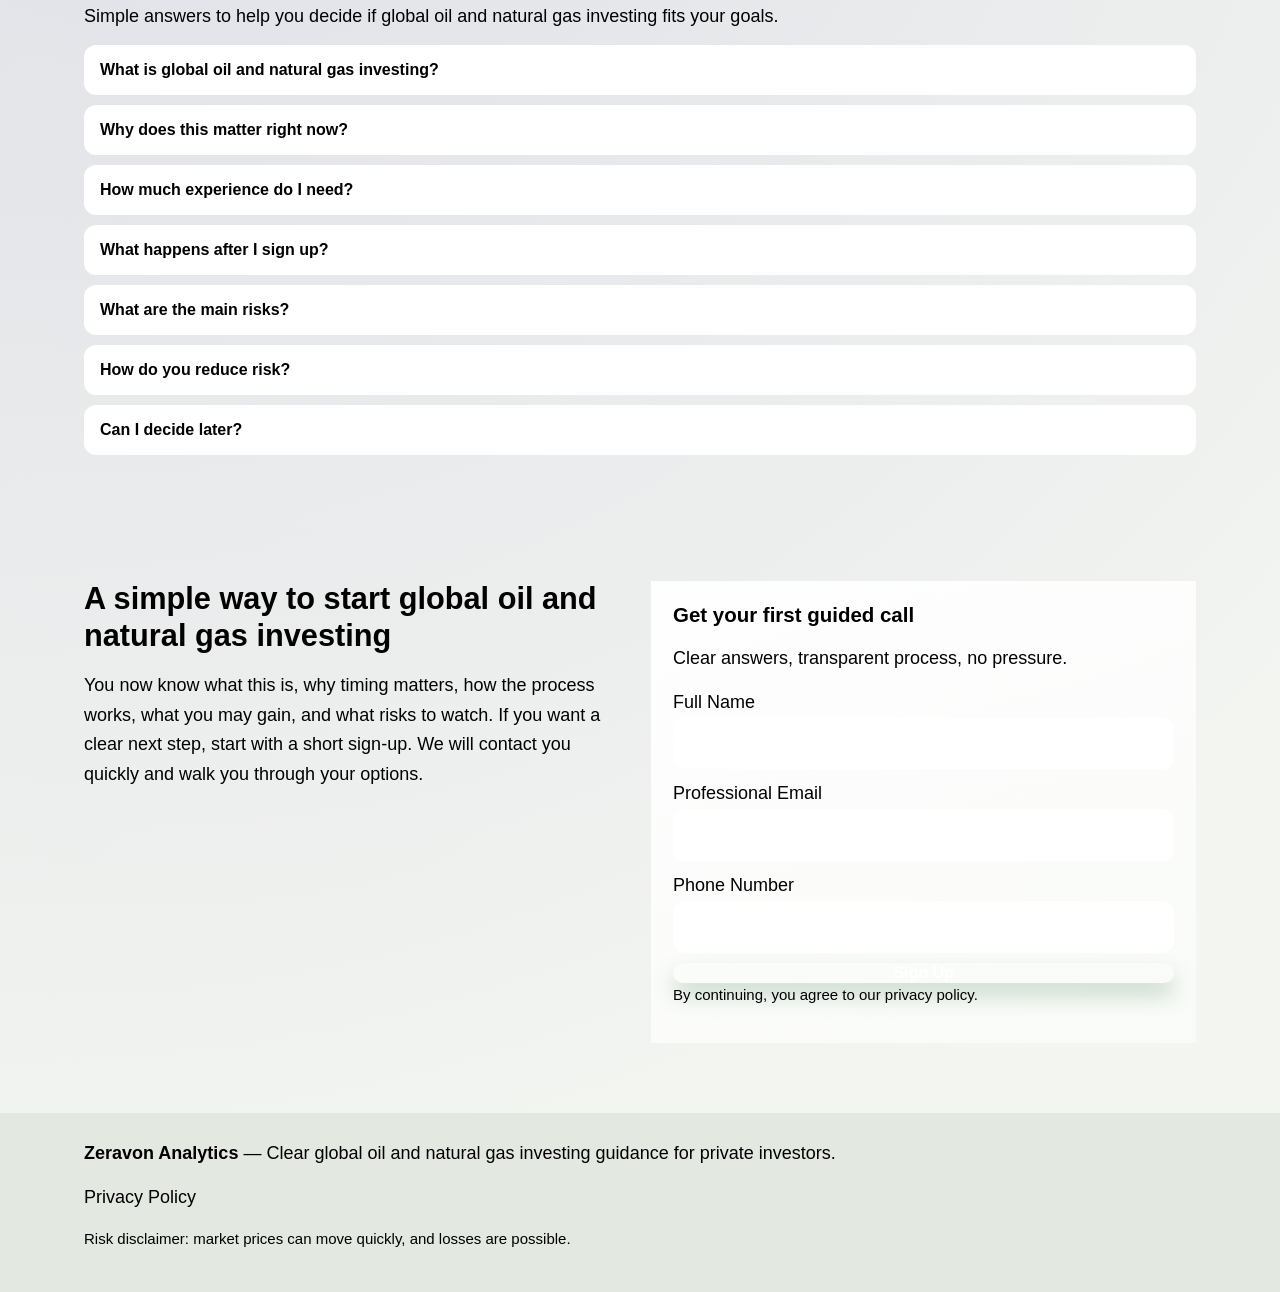
<file: jp/index.html>
<!doctype html>
<html lang="en">
<head>
  <meta charset="utf-8" />
  <meta name="viewport" content="width=device-width, initial-scale=1" />
  <title>Zeravon Analytics | Global Oil and Natural Gas Investing for 日本語</title>
  <meta name="description" content="Learn how Zeravon Analytics gives private investors a clear, simple path to global oil and natural gas investing with transparent process and risk notes." />
  <link rel="canonical" href="https://zeravonanalytics.com/jp/index.html" />
  <link rel="alternate" hreflang="en" href="https://zeravonanalytics.com/index.html" />
  <link rel="alternate" hreflang="de" href="https://zeravonanalytics.com/de/index.html" />
  <link rel="alternate" hreflang="fr" href="https://zeravonanalytics.com/fr/index.html" />
  <link rel="alternate" hreflang="es" href="https://zeravonanalytics.com/es/index.html" />
  <link rel="alternate" hreflang="it" href="https://zeravonanalytics.com/it/index.html" />
  <link rel="alternate" hreflang="tr" href="https://zeravonanalytics.com/tr/index.html" />
  <link rel="alternate" hreflang="pt" href="https://zeravonanalytics.com/pt/index.html" />
  <link rel="alternate" hreflang="ja" href="https://zeravonanalytics.com/jp/index.html" />
  <link rel="alternate" hreflang="sk" href="https://zeravonanalytics.com/sk/index.html" />
  <link rel="alternate" hreflang="nl-BE" href="https://zeravonanalytics.com/be/index.html" />
  <link rel="alternate" hreflang="x-default" href="https://zeravonanalytics.com/index.html" />
  <meta property="og:title" content="Zeravon Analytics | Global Oil and Natural Gas Investing for 日本語" />
  <meta property="og:description" content="Learn how Zeravon Analytics gives private investors a clear, simple path to global oil and natural gas investing with transparent process and risk notes." />
  <meta property="og:type" content="website" />
  <meta property="og:url" content="https://zeravonanalytics.com/jp/index.html" />
  <meta name="twitter:card" content="summary_large_image" />
  <meta name="twitter:title" content="Zeravon Analytics | Global Oil and Natural Gas Investing for 日本語" />
  <meta name="twitter:description" content="Learn how Zeravon Analytics gives private investors a clear, simple path to global oil and natural gas investing with transparent process and risk notes." />
  <link rel="stylesheet" href="../assets/style.css" />
  <script type="application/ld+json">{"@context":"https://schema.org","@graph":[{"@type":"Organization","name":"Zeravon Analytics","url":"https://zeravonanalytics.com/","logo":"https://zeravonanalytics.com/assets/img/logo.png"},{"@type":"WebSite","name":"Zeravon Analytics","url":"https://zeravonanalytics.com/"},{"@type":"FAQPage","mainEntity":[{"@type":"Question","name":"What is global oil and natural gas investing?","acceptedAnswer":{"@type":"Answer","text":"It means putting money into companies and projects connected to oil and natural gas production, transport, and sales around the world."}},{"@type":"Question","name":"What happens after I sign up?","acceptedAnswer":{"@type":"Answer","text":"After you sign up, we reach out shortly to guide you, confirm details, and answer questions before you decide."}}]},{"@type":"Review","author":{"@type":"Person","name":"Maya Bennett"},"reviewBody":"Clear steps, quick support, and easy to understand updates helped me act with confidence.","reviewRating":{"@type":"Rating","ratingValue":"5","bestRating":"5"}}]}</script>
</head>
<body>
<header class="site-header">
  <div class="container header-row">
    <a href="../index.html" class="brand">Zeravon Analytics</a>
    <nav class="main-nav" aria-label="Main navigation">
      <a href="#why">Why now</a><a href="#model">Model</a><a href="#process">Process</a><a href="#risk">Risk</a><a href="#faq">FAQ</a>
    </nav>
    <div class="header-actions">
      <div class="lang-wrap">
        <button class="lang-btn" aria-label="Current language">日本語</button>
        <div class="lang-menu" role="menu">
              <a href="../index.html"><span class="flag"><svg viewBox="0 0 20 14" width="20" height="14"><rect width="20" height="14" fill="#1e4aa8"/><path d="M0 0L20 14M20 0L0 14" stroke="#fff" stroke-width="3"/><path d="M0 0L20 14M20 0L0 14" stroke="#c8212f" stroke-width="1.5"/></svg></span>English</a>
              <a href="../de/index.html"><span class="flag"><svg viewBox="0 0 20 14" width="20" height="14"><rect width="20" height="14" fill="#ffce00"/><rect width="20" height="9.3" fill="#dd0000"/><rect width="20" height="4.6" fill="#111"/></svg></span>Deutsch</a>
              <a href="../fr/index.html"><span class="flag"><svg viewBox="0 0 20 14" width="20" height="14"><rect width="20" height="14" fill="#fff"/><rect width="6.7" height="14" fill="#1b4db8"/><rect x="13.3" width="6.7" height="14" fill="#d81f32"/></svg></span>Français</a>
              <a href="../es/index.html"><span class="flag"><svg viewBox="0 0 20 14" width="20" height="14"><rect width="20" height="14" fill="#aa151b"/><rect y="3.5" width="20" height="7" fill="#f1bf00"/></svg></span>Español</a>
              <a href="../it/index.html"><span class="flag"><svg viewBox="0 0 20 14" width="20" height="14"><rect width="20" height="14" fill="#fff"/><rect width="6.7" height="14" fill="#009246"/><rect x="13.3" width="6.7" height="14" fill="#ce2b37"/></svg></span>Italiano</a>
              <a href="../tr/index.html"><span class="flag"><svg viewBox="0 0 20 14" width="20" height="14"><rect width="20" height="14" fill="#e30a17"/><circle cx="8" cy="7" r="3.2" fill="#fff"/><circle cx="8.8" cy="7" r="2.4" fill="#e30a17"/><polygon points="12.2,7 13.8,6.2 13.5,7.9 14.7,9.1 12.9,9.2 12.2,10.8 11.6,9.2 9.8,9.1 11,7.9 10.7,6.2" fill="#fff"/></svg></span>Türkçe</a>
              <a href="../pt/index.html"><span class="flag"><svg viewBox="0 0 20 14" width="20" height="14"><rect width="20" height="14" fill="#ff0000"/><rect width="8" height="14" fill="#006600"/></svg></span>Português</a>
              <a href="../jp/index.html"><span class="flag"><svg viewBox="0 0 20 14" width="20" height="14"><rect width="20" height="14" fill="#fff"/><circle cx="10" cy="7" r="3.5" fill="#bc002d"/></svg></span>日本語</a>
              <a href="../sk/index.html"><span class="flag"><svg viewBox="0 0 20 14" width="20" height="14"><rect width="20" height="14" fill="#ee1c25"/><rect width="20" height="9.3" fill="#0b4ea2"/><rect width="20" height="4.6" fill="#fff"/></svg></span>Slovak</a>
              <a href="../be/index.html"><span class="flag"><svg viewBox="0 0 20 14" width="20" height="14"><rect width="20" height="14" fill="#fae042"/><rect width="6.7" height="14" fill="#111"/><rect x="13.3" width="6.7" height="14" fill="#ef3340"/></svg></span>Nederlands(BE)</a>
        </div>
      </div>
      <a class="btn btn-primary" href="#lead">Sign Up</a>
      <button class="burger" aria-label="Open menu">☰</button>
    </div>
  </div>
</header>

<div class="drawer" aria-hidden="true">
  <div class="drawer-panel" role="dialog" aria-modal="true" aria-label="Mobile menu">
    <button class="btn btn-muted close-drawer">X</button>
    <nav class="drawer-nav">
      <a href="#why">Why now</a><a href="#model">Model</a><a href="#process">Process</a><a href="#risk">Risk</a><a href="#faq">FAQ</a>
    </nav>
    <div class="lang-wrap">
      <button class="lang-btn">日本語</button>
      <div class="lang-menu" role="menu">
              <a href="../index.html"><span class="flag"><svg viewBox="0 0 20 14" width="20" height="14"><rect width="20" height="14" fill="#1e4aa8"/><path d="M0 0L20 14M20 0L0 14" stroke="#fff" stroke-width="3"/><path d="M0 0L20 14M20 0L0 14" stroke="#c8212f" stroke-width="1.5"/></svg></span>English</a>
              <a href="../de/index.html"><span class="flag"><svg viewBox="0 0 20 14" width="20" height="14"><rect width="20" height="14" fill="#ffce00"/><rect width="20" height="9.3" fill="#dd0000"/><rect width="20" height="4.6" fill="#111"/></svg></span>Deutsch</a>
              <a href="../fr/index.html"><span class="flag"><svg viewBox="0 0 20 14" width="20" height="14"><rect width="20" height="14" fill="#fff"/><rect width="6.7" height="14" fill="#1b4db8"/><rect x="13.3" width="6.7" height="14" fill="#d81f32"/></svg></span>Français</a>
              <a href="../es/index.html"><span class="flag"><svg viewBox="0 0 20 14" width="20" height="14"><rect width="20" height="14" fill="#aa151b"/><rect y="3.5" width="20" height="7" fill="#f1bf00"/></svg></span>Español</a>
              <a href="../it/index.html"><span class="flag"><svg viewBox="0 0 20 14" width="20" height="14"><rect width="20" height="14" fill="#fff"/><rect width="6.7" height="14" fill="#009246"/><rect x="13.3" width="6.7" height="14" fill="#ce2b37"/></svg></span>Italiano</a>
              <a href="../tr/index.html"><span class="flag"><svg viewBox="0 0 20 14" width="20" height="14"><rect width="20" height="14" fill="#e30a17"/><circle cx="8" cy="7" r="3.2" fill="#fff"/><circle cx="8.8" cy="7" r="2.4" fill="#e30a17"/><polygon points="12.2,7 13.8,6.2 13.5,7.9 14.7,9.1 12.9,9.2 12.2,10.8 11.6,9.2 9.8,9.1 11,7.9 10.7,6.2" fill="#fff"/></svg></span>Türkçe</a>
              <a href="../pt/index.html"><span class="flag"><svg viewBox="0 0 20 14" width="20" height="14"><rect width="20" height="14" fill="#ff0000"/><rect width="8" height="14" fill="#006600"/></svg></span>Português</a>
              <a href="../jp/index.html"><span class="flag"><svg viewBox="0 0 20 14" width="20" height="14"><rect width="20" height="14" fill="#fff"/><circle cx="10" cy="7" r="3.5" fill="#bc002d"/></svg></span>日本語</a>
              <a href="../sk/index.html"><span class="flag"><svg viewBox="0 0 20 14" width="20" height="14"><rect width="20" height="14" fill="#ee1c25"/><rect width="20" height="9.3" fill="#0b4ea2"/><rect width="20" height="4.6" fill="#fff"/></svg></span>Slovak</a>
              <a href="../be/index.html"><span class="flag"><svg viewBox="0 0 20 14" width="20" height="14"><rect width="20" height="14" fill="#fae042"/><rect width="6.7" height="14" fill="#111"/><rect x="13.3" width="6.7" height="14" fill="#ef3340"/></svg></span>Nederlands(BE)</a>
      </div>
    </div>
    <a class="btn btn-primary" href="#lead">Sign Up</a>
  </div>
</div>

<main>
<section class="hero section">
  <div class="container hero-grid">
    <div class="reveal">
      <h1>Global oil and natural gas investing for private investors</h1>
      <p>Global oil and natural gas investing gives you exposure to energy demand that powers transport, industry, and daily life. Today, many regions face tight supply while energy use stays high. That gap can create opportunity. Zeravon Analytics gives you a clear way to understand the market, compare options, and choose your next step with confidence. You get simple breakdowns, direct numbers, and practical support. After you sign up, we reach out shortly to guide you and answer questions.</p>
      <div class="panel performance">
        <h3>Historical outcome range during favorable periods</h3>
        <div class="perf-grid">
          <article class="perf-item"><div class="perf-value">8–15%</div><div class="muted">Monthly range</div></article>
          <article class="perf-item"><div class="perf-value">80–200%</div><div class="muted">Annual range</div></article>
        </div>
        <p class="micro">Returns depend on market conditions. Not guaranteed.</p>
      </div>
    </div>
    <aside id="lead" class="panel lead-form reveal">
      <h3>Start with a clear energy investment conversation</h3>
      <p>Simple steps, fast follow-up, and clear answers before you decide.</p>
      <form>
        <label>Full Name<input type="text" name="name" required autocomplete="name" /></label>
        <label>Professional Email<input type="email" name="email" required autocomplete="email" /></label>
        <label>Phone Number<input type="tel" name="phone" required autocomplete="tel" /></label>
        <button class="btn btn-primary" type="submit">Sign Up</button>
      </form>
      <p class="small">We reply quickly and keep your details private.</p>
    </aside>
  </div>
</section>

<section class="dark-section">
  <div class="container reveal">
    <h2>KPI Snapshot for global oil and natural gas investing</h2>
    <p>These indicators show where demand and pricing pressure are moving now. The goal is simple: help you see if the market setup supports global oil and natural gas investing this quarter.</p>
    <div class="kpi-row">
      <div class="kpi"><small>Global demand growth</small><strong>+1.9%</strong><p>Baseline: +1.1% five-year average. Meaning: demand is running above normal.</p></div>
      <div class="kpi"><small>Storage coverage</small><strong>57 days</strong><p>Baseline: 68 days. Meaning: lower buffer can support firmer prices.</p></div>
      <div class="kpi"><small>Transport fuel spread</small><strong>+14%</strong><p>Baseline: +6%. Meaning: stronger spread may improve producer margins.</p></div>
    </div>
  </div>
</section>

<section id="why" class="section">
  <div class="container split reveal">
    <div>
      <h2>Why the market matters now</h2>
      <p>Global oil and natural gas investing matters now because supply growth is uneven, while energy use remains broad across countries. A shortfall in one region can move prices worldwide. That creates both upside and downside, so timing and structure matter.</p>
      <p>Here is what you get: clear demand signals, supply checks, and a practical entry framework. In plain terms, we help you avoid guessing. Investor implication: when supply stays tight and demand holds, energy assets can reprice quickly. Risk note: policy shifts or warm weather can reduce demand faster than expected.</p>
    </div>
    <div class="card">
      <small>Supply mix with benchmark</small>
      <div class="stack-bar"><span class="seg1"></span><span class="seg2"></span><span class="seg3"></span><span class="seg4"></span></div>
      <div class="legend">
        <div>Core production 42% vs 36% baseline</div><div>LNG flow 28% vs 24% baseline</div>
        <div>Storage release 18% vs 23% baseline</div><div>Spare buffer 12% vs 17% baseline</div>
      </div>
      <p class="small">Interpretation: more output is coming from active production, while spare buffer is lower than normal. Investor gain: you can target windows where pricing strength is more likely.</p>
    </div>
  </div>
</section>

<section id="model" class="section" style="background:var(--bg-alt)">
  <div class="container split reveal">
    <div class="card">
      <small>Zeravon vs broad market timing</small>
      <div class="compare">
        <div class="compare-row"><span>Our setup</span><span class="bar-bg"><span class="bar-fill-us"></span></span><strong>76</strong></div>
        <div class="compare-row"><span>Market base</span><span class="bar-bg"><span class="bar-fill-m"></span></span><strong>48</strong></div>
      </div>
      <p class="small">Benchmark uses equal-weight exposure score. Interpretation: active filters can improve entry quality. Investor gain: better timing may lower painful entries.</p>
    </div>
    <div>
      <h2>How the model works in simple steps</h2>
      <p>Step 1: We scan global oil and natural gas investing data across demand, logistics, and storage. Step 2: We score each setup against a historical baseline. Step 3: We filter out weak setups where momentum and pricing do not align. Step 4: We explain the opportunity in plain language so you can decide.</p>
      <p>What this means for you: less noise and clearer choices. Main risk: fast shocks can change direction, so we use strict entry and review checks.</p>
    </div>
  </div>
</section>

<section id="process" class="section">
  <div class="container split reveal">
    <div>
      <h2>Process and timeline after Sign Up</h2>
      <p>You do not need a complex onboarding path. After your Sign Up, we contact you quickly, confirm your goals, and answer your questions in simple terms. Then you decide if you want to continue.</p>
      <div class="timeline">
        <div class="step"><strong>Step 1 · Day 0</strong><p>Sign up and share your core contact details. Investor gain: fast start with no long forms.</p></div>
        <div class="step"><strong>Step 2 · Day 1</strong><p>Short call to explain options and current market context. Baseline: usually within 24 hours.</p></div>
        <div class="step"><strong>Step 3 · Day 2-3</strong><p>Receive clear scenario examples with upside and risk notes. Investor implication: you can compare before any commitment.</p></div>
      </div>
    </div>
    <div class="card">
      <small>Quantified delivery confidence</small>
      <div class="rings">
        <div><div class="ring"><span>62%</span></div><p class="small">Response speed vs 50% service baseline</p></div>
        <div><div class="ring" style="background:conic-gradient(var(--accent-b) 0 74%, #d5ddd2 74% 100%)"><span>74%</span></div><p class="small">Clarity score from investor feedback</p></div>
      </div>
      <p class="small">Interpretation: fast communication and clear answers improve decision quality. Investor gain: more confidence before you commit capital.</p>
    </div>
  </div>
</section>

<section class="section" style="background:var(--bg-alt)">
  <div class="container split reveal">
    <div class="card">
      <small>Performance drivers waterfall</small>
      <div class="waterfall">
        <div class="w-row"><div class="w-box">Demand strength +24</div><div class="w-box">Supply gap +16</div><div class="w-box">Logistics +9</div></div>
        <div class="w-row"><div class="w-box">Policy drag -8</div><div class="w-box">Weather drag -5</div><div class="w-box">Net setup +36</div></div>
      </div>
      <p class="small">Baseline net setup score: +18. Interpretation: positive drivers currently outweigh drag factors. Investor gain: clearer reason for each move, not blind optimism.</p>
    </div>
    <div>
      <h2>Metrics that show what you could get</h2>
      <p>This section translates market data into practical investor outcomes. We track upside windows, downside pressure, and time-to-move signals for global oil and natural gas investing. Each metric includes a baseline so numbers have context.</p>
      <p>What you get: a structured view of where momentum is building and where caution is needed. Risk note: a strong score does not remove volatility, so position sizing still matters.</p>
    </div>
  </div>
</section>

<section class="section">
  <div class="container split reveal">
    <div>
      <h2>Insights you can act on</h2>
      <p>We turn raw market data into simple actions. Example: when storage drops below seasonal baseline and freight rates stay firm, the setup can favor targeted entries. If storage recovers quickly, the window can close. This keeps your global oil and natural gas investing plan grounded in facts.</p>
      <p>Investor implication: you spend less time reading noise and more time making clear decisions. Risk note: no single signal is enough, so we combine multiple checks before action.</p>
    </div>
    <div class="grid-2">
      <div class="card"><small>Signal</small><h3>Storage below norm</h3><p>Current 57 days vs 68-day baseline. Meaning: tighter balance can support price firmness.</p><p class="small">Investor gain: better timing cues.</p></div>
      <div class="card"><small>Signal</small><h3>Shipping cost trend</h3><p>Freight index +11% quarter-on-quarter vs +3% baseline. Meaning: flow stress can lift margins in select routes.</p><p class="small">Investor gain: route-specific opportunity.</p></div>
    </div>
  </div>
</section>

<section id="risk" class="dark-section">
  <div class="container split reveal">
    <div>
      <h2>Risk factors and how we reduce them</h2>
      <p>Every investment has risk. For global oil and natural gas investing, key risks include price swings, policy changes, weather shocks, and currency moves. We explain each one in simple language and show how it can affect your outcome.</p>
      <p>How we reduce risk: staged entries, clear stop levels, and regular scenario checks. Investor gain: more control when the market turns quickly. Important: control does not remove loss risk.</p>
    </div>
    <div class="risk-matrix">
      <div class="risk-cell"><strong>High impact / High chance</strong><p>Price volatility spikes. Baseline threshold: >12% weekly move.</p><p class="small">Action: reduce size and widen review frequency.</p></div>
      <div class="risk-cell"><strong>High impact / Lower chance</strong><p>Sudden policy restriction on exports.</p><p class="small">Action: diversify region exposure.</p></div>
      <div class="risk-cell"><strong>Lower impact / High chance</strong><p>Short weather-driven demand dip.</p><p class="small">Action: hold cash buffer.</p></div>
      <div class="risk-cell"><strong>Lower impact / Lower chance</strong><p>Temporary logistics delay.</p><p class="small">Action: avoid overreacting to one headline.</p></div>
    </div>
  </div>
</section>

<section class="dark-section reviews">
  <div class="container reveal">
    <h2>Investor reviews</h2>
    <p>Real feedback from private investors who wanted a clearer way to approach energy markets.</p>
    <div class="grid-2">
      <article class="review-card"><div class="review-top"><span class="avatar">MB</span><strong>Maya Bennett</strong><span class="verified">VERIFIED</span></div><p class="small">Engineer · London</p><p>“I finally understood what drives this market. The explanations were clear and practical.”</p></article>
      <article class="review-card"><div class="review-top"><span class="avatar">JR</span><strong>Jonas Reid</strong><span class="verified">VERIFIED</span></div><p class="small">Business owner · Berlin</p><p>“The process was simple. I asked questions and got direct answers without pressure.”</p></article>
      <article class="review-card"><div class="review-top"><span class="avatar">SL</span><strong>Sofia Leclerc</strong><span class="verified">VERIFIED</span></div><p class="small">Designer · Paris</p><p>“I liked the risk section most. It explained what could go wrong before I made any move.”</p></article>
      <article class="review-card"><div class="review-top"><span class="avatar">TN</span><strong>Tarik Noman</strong><span class="verified">VERIFIED</span></div><p class="small">Consultant · Madrid</p><p>“I got a clear action path after sign-up. No complicated language, just useful steps.”</p></article>
    </div>
  </div>
</section>

<section id="faq" class="section">
  <div class="container reveal">
    <h2>Frequently asked questions</h2>
    <p>Simple answers to help you decide if global oil and natural gas investing fits your goals.</p>
    <div class="faq-item"><button class="faq-q">What is global oil and natural gas investing?</button><div class="faq-a-wrap"><p class="faq-answer">It means investing in opportunities linked to producing, moving, and selling oil and natural gas around the world.</p></div></div>
    <div class="faq-item"><button class="faq-q">Why does this matter right now?</button><div class="faq-a-wrap"><p class="faq-answer">Demand is steady while some supply channels remain tight. That setup can create pricing opportunities, but it also brings volatility.</p></div></div>
    <div class="faq-item"><button class="faq-q">How much experience do I need?</button><div class="faq-a-wrap"><p class="faq-answer">You do not need technical expertise. We explain terms in plain English and guide you through each step.</p></div></div>
    <div class="faq-item"><button class="faq-q">What happens after I sign up?</button><div class="faq-a-wrap"><p class="faq-answer">After you sign up, we usually reach out shortly to confirm details and answer questions.</p></div></div>
    <div class="faq-item"><button class="faq-q">What are the main risks?</button><div class="faq-a-wrap"><p class="faq-answer">Main risks include price swings, policy shifts, and demand changes. These can affect results quickly.</p></div></div>
    <div class="faq-item"><button class="faq-q">How do you reduce risk?</button><div class="faq-a-wrap"><p class="faq-answer">We use staged entries, clear review points, and scenario checks so decisions are not based on one signal.</p></div></div>
    <div class="faq-item"><button class="faq-q">Can I decide later?</button><div class="faq-a-wrap"><p class="faq-answer">Yes. Sign-up starts a conversation. You decide if you want to continue after your questions are answered.</p></div></div>
  </div>
</section>

<section class="final-cta section" style="background:var(--bg-alt)">
  <div class="container split reveal">
    <div>
      <h2>A simple way to start global oil and natural gas investing</h2>
      <p>You now know what this is, why timing matters, how the process works, what you may gain, and what risks to watch. If you want a clear next step, start with a short sign-up. We will contact you quickly and walk you through your options.</p>
    </div>
    <aside class="panel lead-form">
      <h3>Get your first guided call</h3>
      <p>Clear answers, transparent process, no pressure.</p>
      <form>
        <label>Full Name<input type="text" required /></label>
        <label>Professional Email<input type="email" required /></label>
        <label>Phone Number<input type="tel" required /></label>
        <button class="btn btn-primary" type="submit">Sign Up</button>
      </form>
      <p class="small">By continuing, you agree to our privacy policy.</p>
    </aside>
  </div>
</section>
</main>

<footer>
  <div class="container">
    <p><strong>Zeravon Analytics</strong> — Clear global oil and natural gas investing guidance for private investors.</p>
    <p><a href="#" data-open-policy>Privacy Policy</a></p>
    <p class="small">Risk disclaimer: market prices can move quickly, and losses are possible.</p>
  </div>
</footer>

<div class="policy-modal" aria-hidden="true">
  <div class="modal-box" role="dialog" aria-modal="true" aria-label="Privacy policy">
    <div class="modal-head"><h3>Privacy Policy</h3><button class="btn btn-muted close-x" data-close-policy>X</button></div>
    <div class="modal-content">
      <p><strong>Introduction:</strong> We value your privacy and explain clearly how your data is handled.</p>
      <p><strong>Data collection:</strong> We collect your name, email, and phone number when you submit forms.</p>
      <p><strong>Legal basis:</strong> We process data to answer your request and provide service communication.</p>
      <p><strong>Cookies:</strong> We use essential cookies for site function and basic analytics to improve the website.</p>
      <p><strong>Retention:</strong> We keep personal data only as long as needed for communication and legal duties.</p>
      <p><strong>Third-party sharing:</strong> We use trusted service providers for hosting and communication support.</p>
      <p><strong>Security:</strong> We apply technical and organizational safeguards to protect your information.</p>
      <p><strong>User rights:</strong> You can request access, correction, or deletion of your personal data.</p>
      <p><strong>International transfers:</strong> Some providers may process data outside your country with safeguards.</p>
      <p><strong>Industry risk disclosure:</strong> Investment-related information is educational and does not guarantee returns.</p>
      <p><strong>Contact:</strong> Email us at privacy@zeravonanalytics.com for privacy requests.</p>
    </div>
    <div class="modal-foot"><button class="btn btn-muted" data-close-policy>Close</button></div>
  </div>
</div>

<script defer src="../assets/app.js"></script>
</body>
</html>
</file>
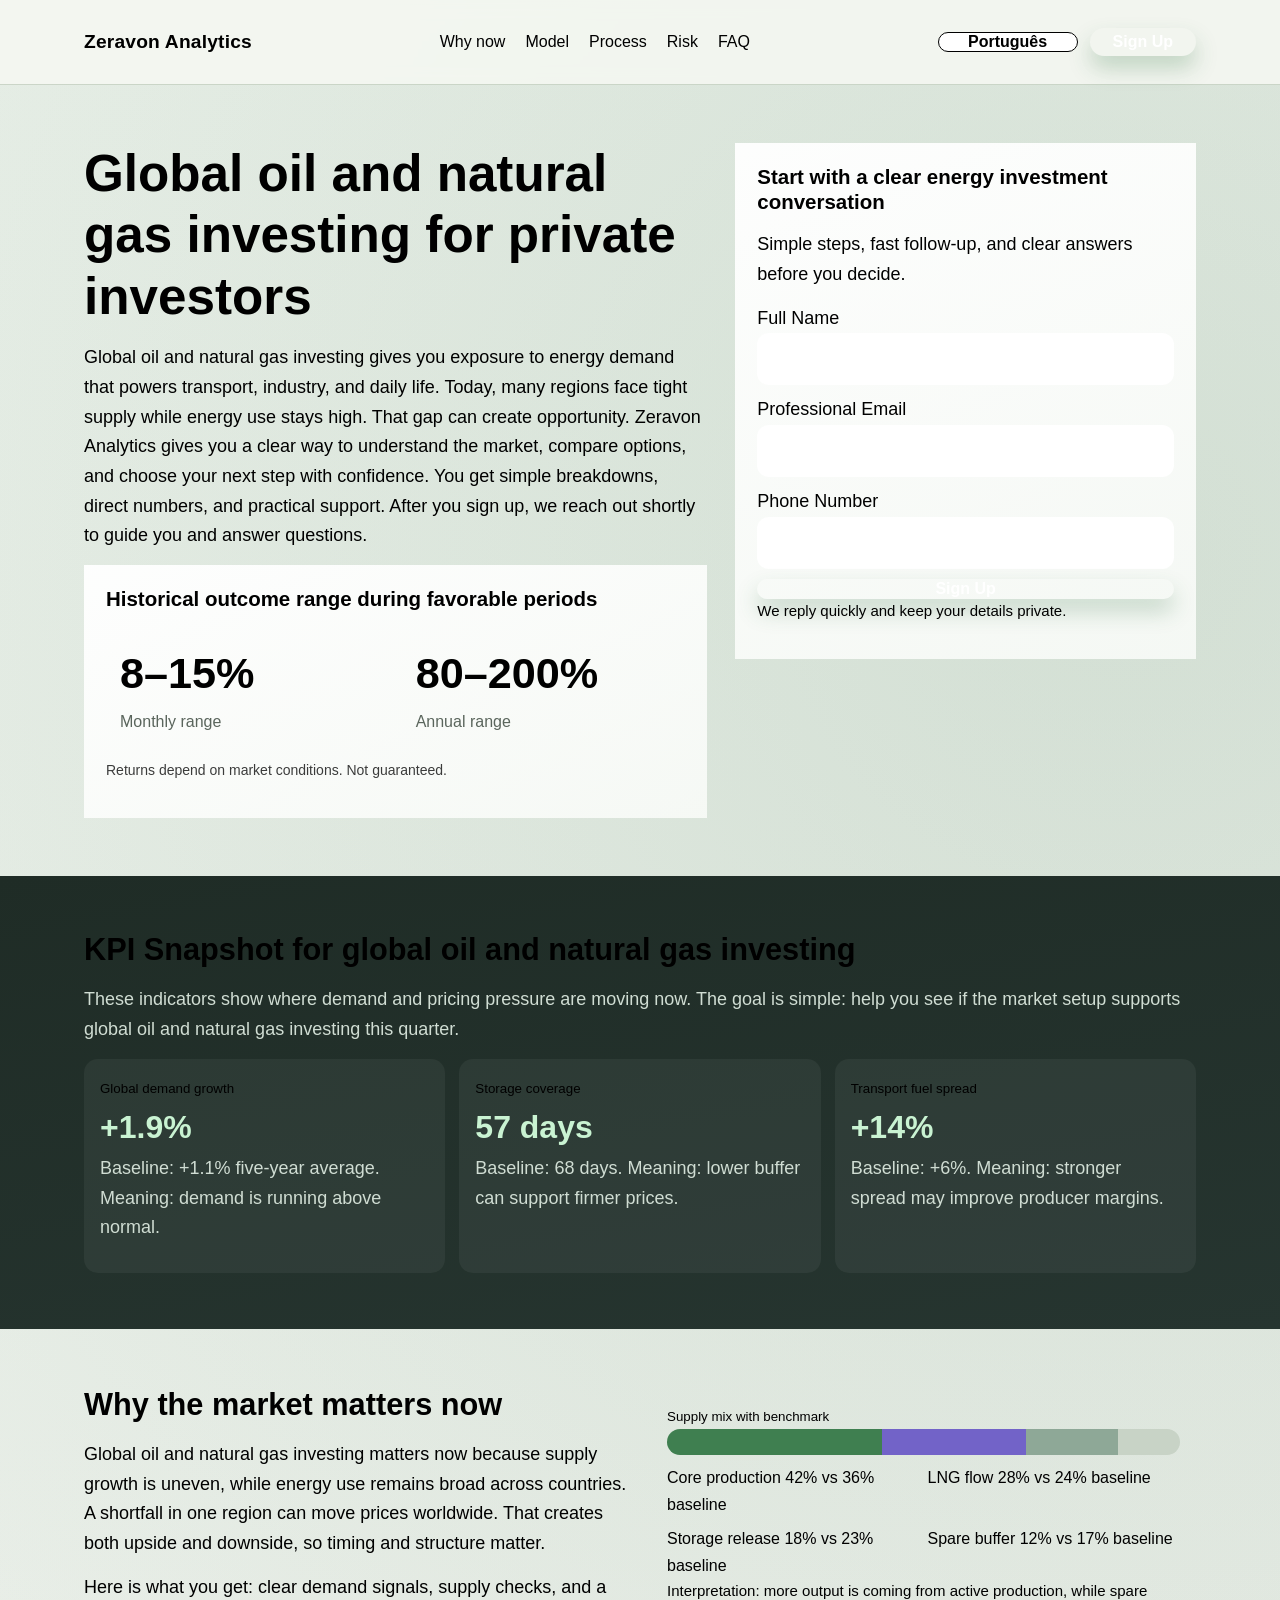
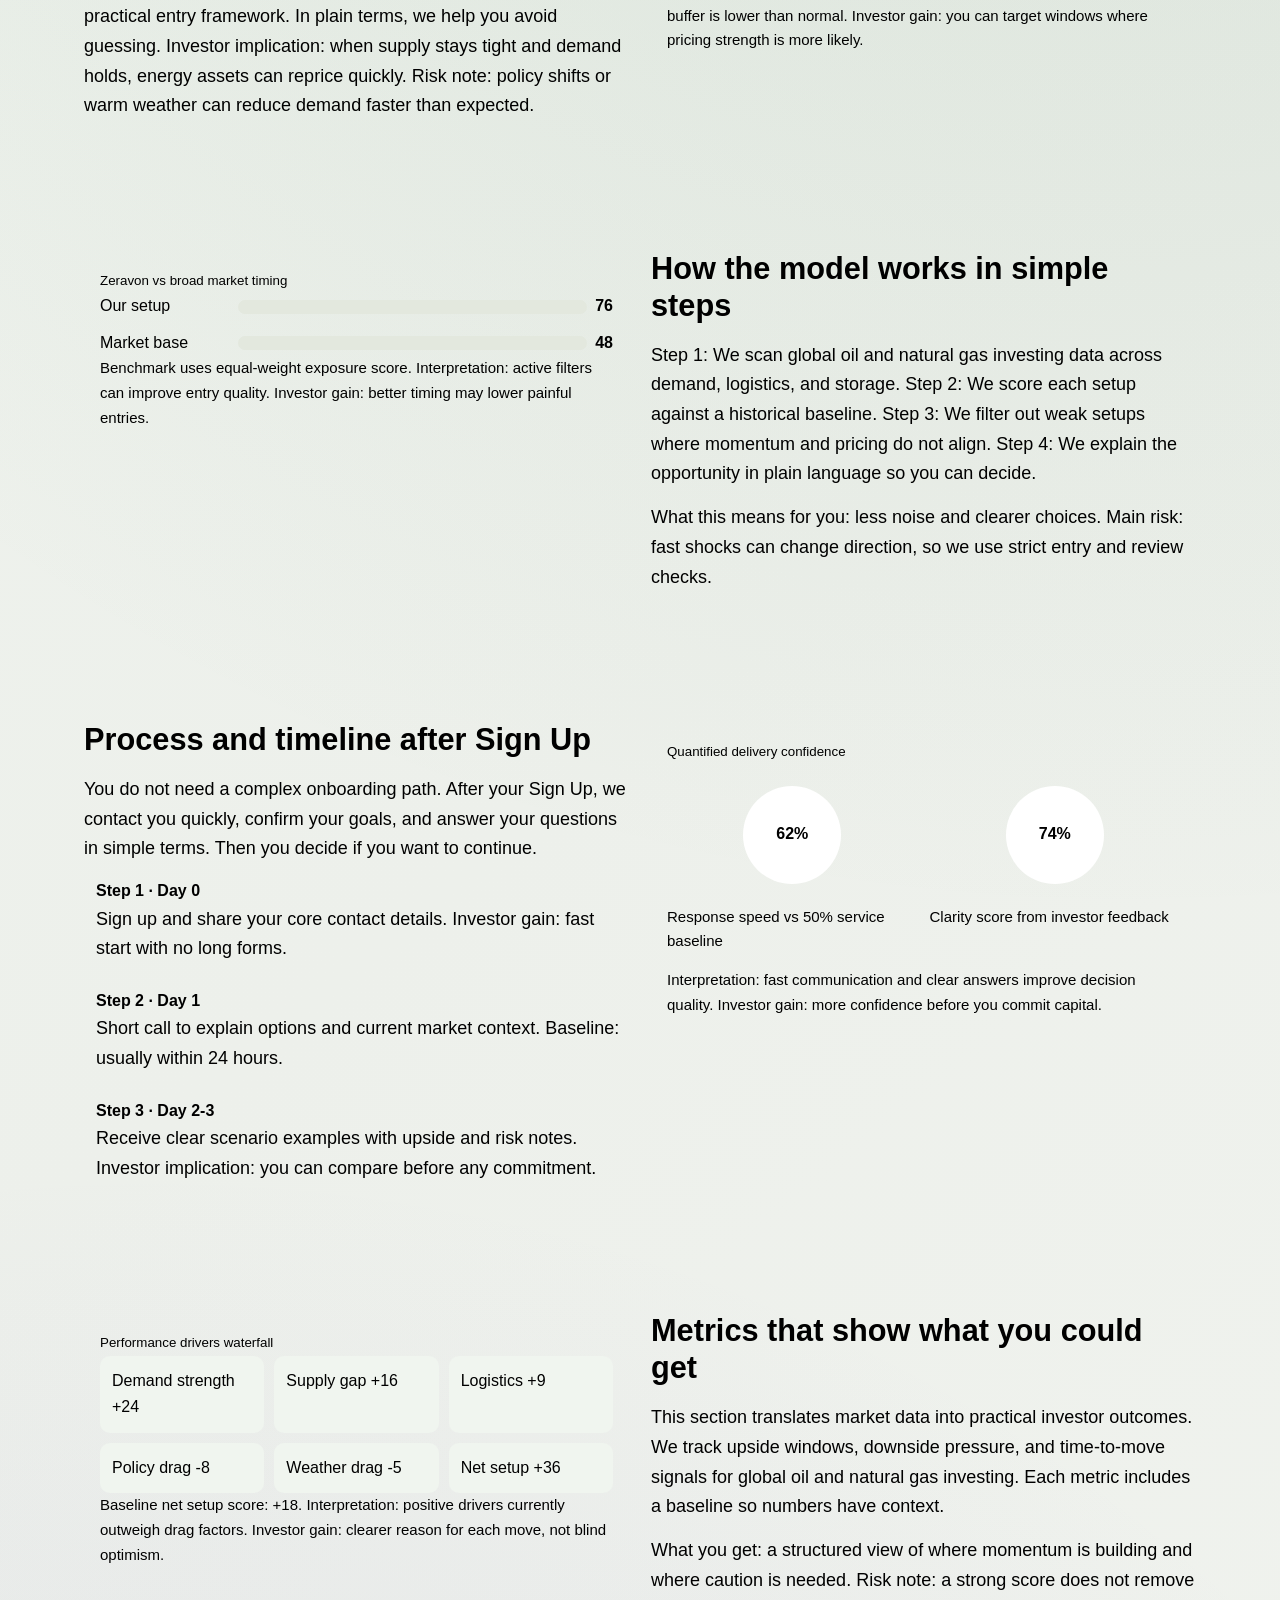
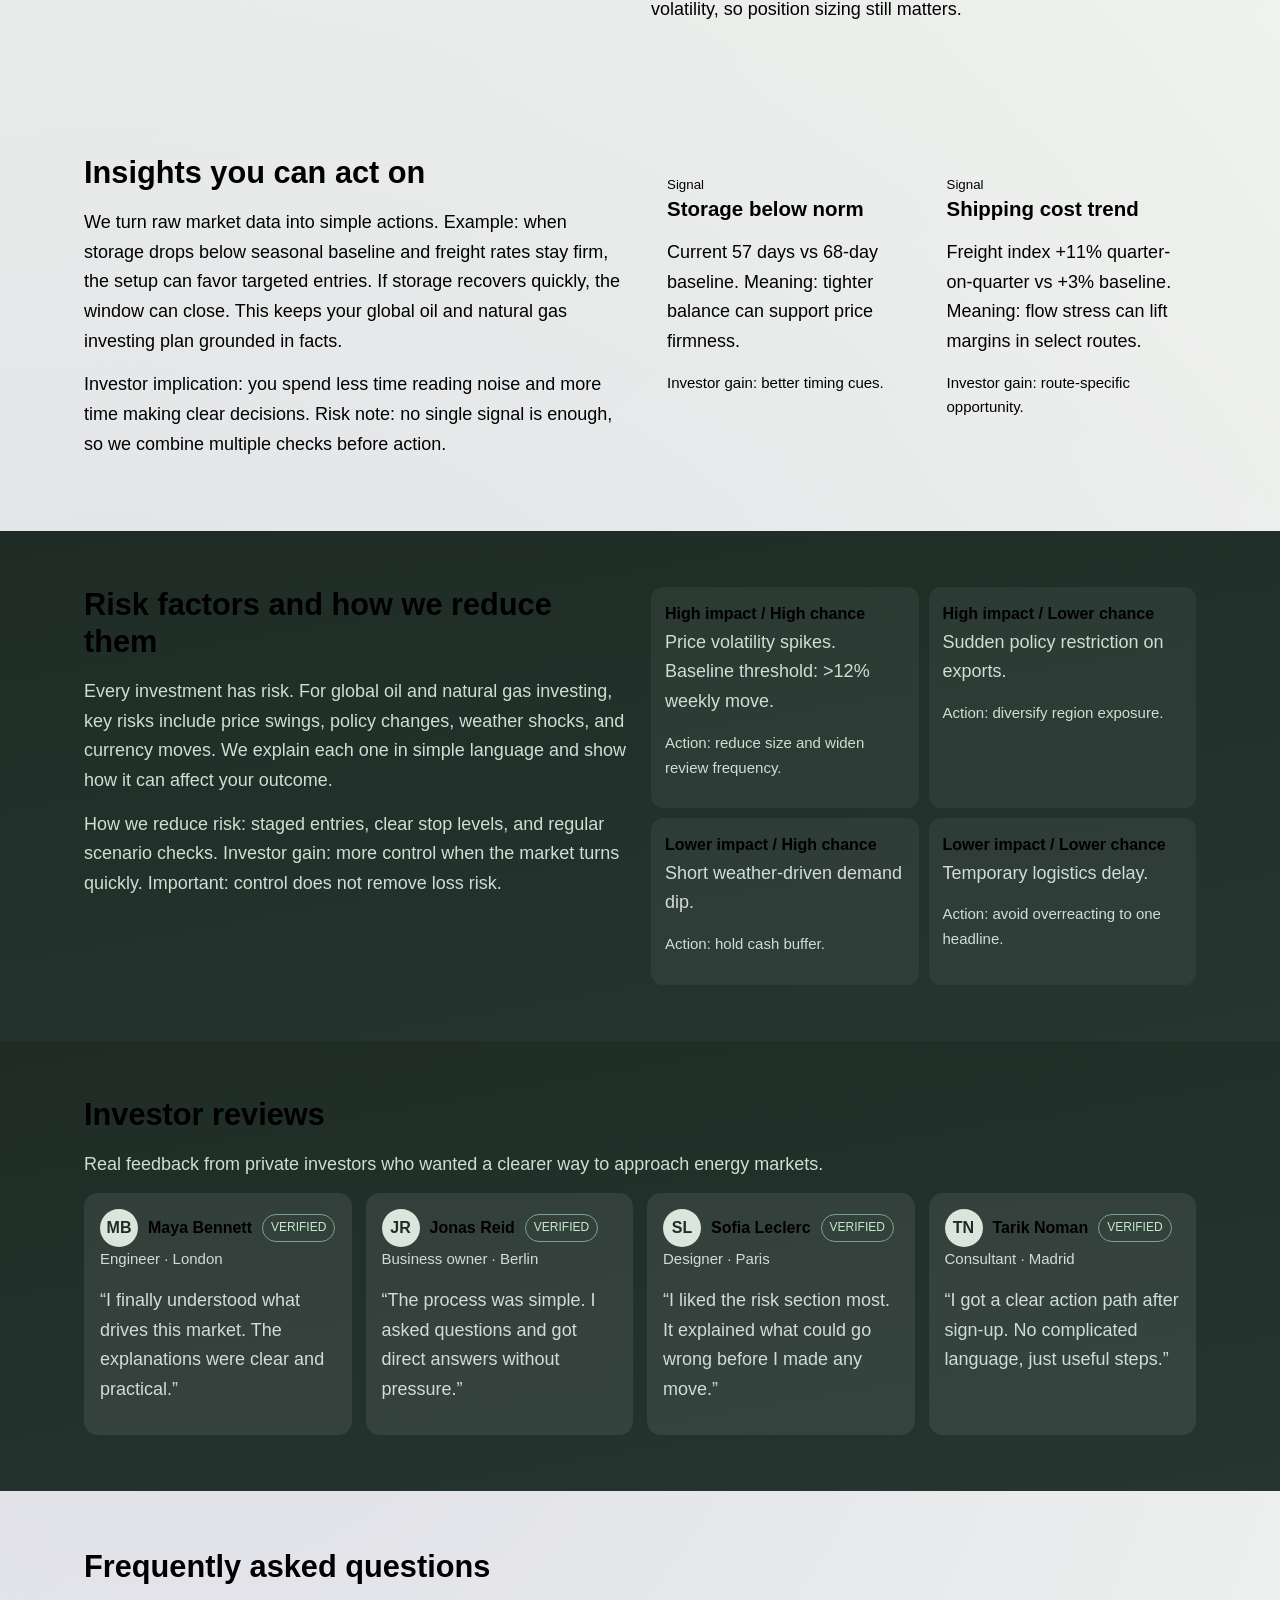
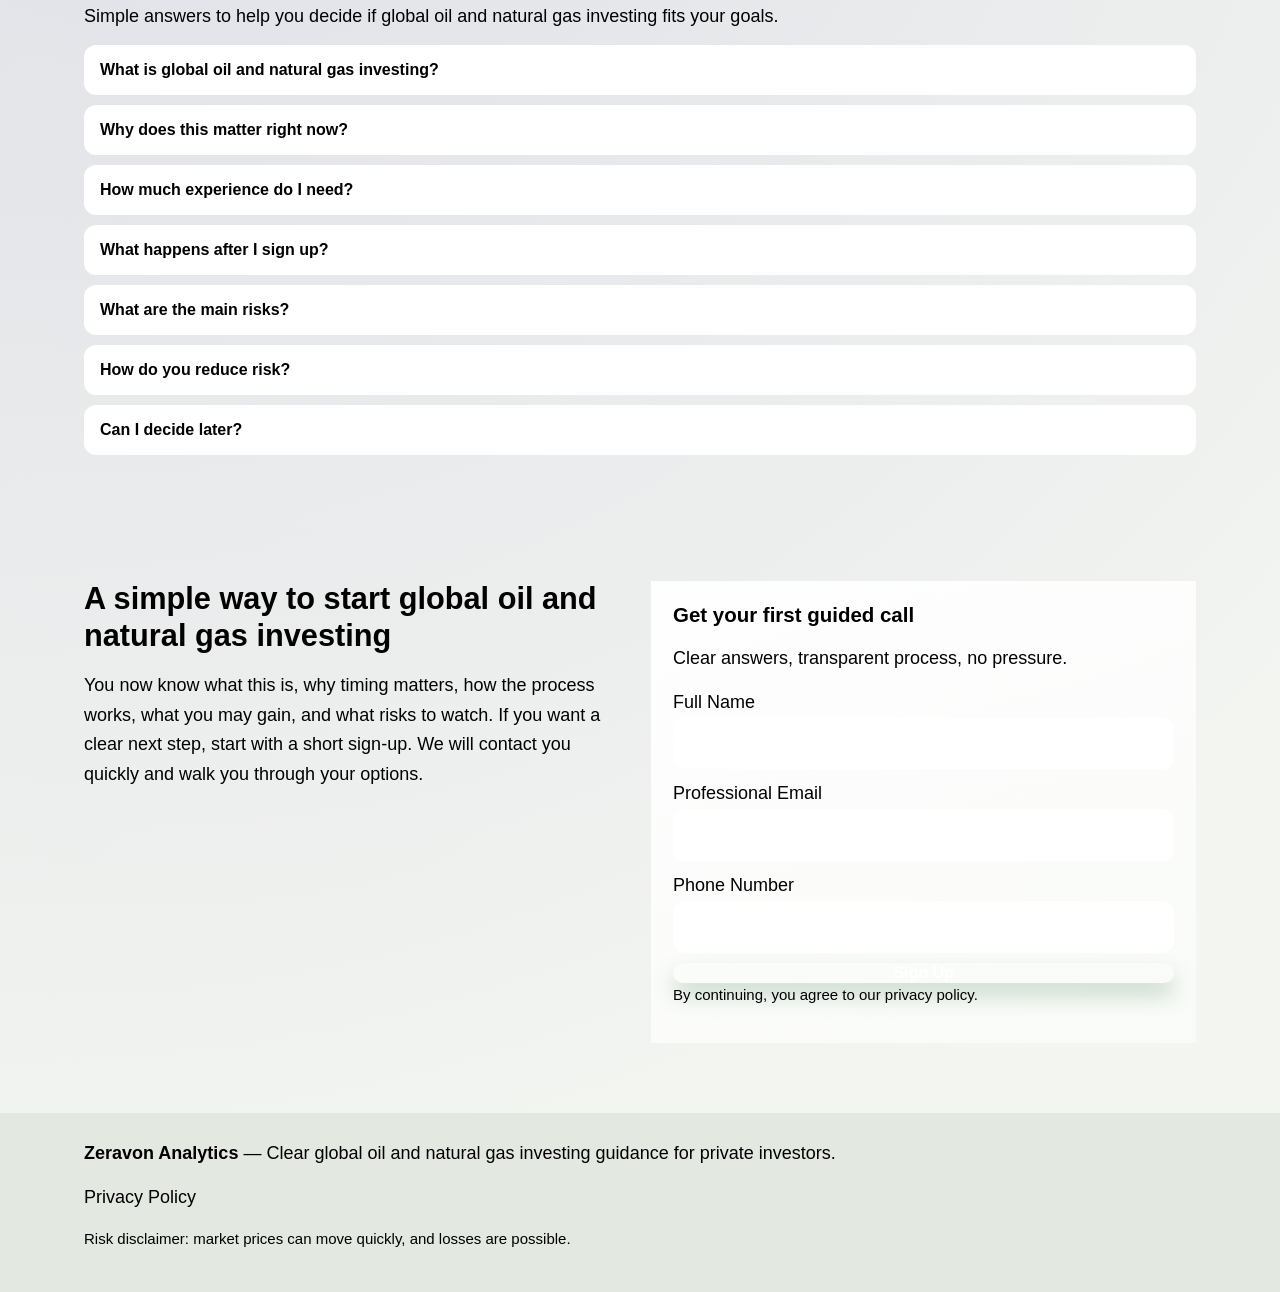
<file: pt/index.html>
<!doctype html>
<html lang="en">
<head>
  <meta charset="utf-8" />
  <meta name="viewport" content="width=device-width, initial-scale=1" />
  <title>Zeravon Analytics | Global Oil and Natural Gas Investing for Português</title>
  <meta name="description" content="Learn how Zeravon Analytics gives private investors a clear, simple path to global oil and natural gas investing with transparent process and risk notes." />
  <link rel="canonical" href="https://zeravonanalytics.com/pt/index.html" />
  <link rel="alternate" hreflang="en" href="https://zeravonanalytics.com/index.html" />
  <link rel="alternate" hreflang="de" href="https://zeravonanalytics.com/de/index.html" />
  <link rel="alternate" hreflang="fr" href="https://zeravonanalytics.com/fr/index.html" />
  <link rel="alternate" hreflang="es" href="https://zeravonanalytics.com/es/index.html" />
  <link rel="alternate" hreflang="it" href="https://zeravonanalytics.com/it/index.html" />
  <link rel="alternate" hreflang="tr" href="https://zeravonanalytics.com/tr/index.html" />
  <link rel="alternate" hreflang="pt" href="https://zeravonanalytics.com/pt/index.html" />
  <link rel="alternate" hreflang="ja" href="https://zeravonanalytics.com/jp/index.html" />
  <link rel="alternate" hreflang="sk" href="https://zeravonanalytics.com/sk/index.html" />
  <link rel="alternate" hreflang="nl-BE" href="https://zeravonanalytics.com/be/index.html" />
  <link rel="alternate" hreflang="x-default" href="https://zeravonanalytics.com/index.html" />
  <meta property="og:title" content="Zeravon Analytics | Global Oil and Natural Gas Investing for Português" />
  <meta property="og:description" content="Learn how Zeravon Analytics gives private investors a clear, simple path to global oil and natural gas investing with transparent process and risk notes." />
  <meta property="og:type" content="website" />
  <meta property="og:url" content="https://zeravonanalytics.com/pt/index.html" />
  <meta name="twitter:card" content="summary_large_image" />
  <meta name="twitter:title" content="Zeravon Analytics | Global Oil and Natural Gas Investing for Português" />
  <meta name="twitter:description" content="Learn how Zeravon Analytics gives private investors a clear, simple path to global oil and natural gas investing with transparent process and risk notes." />
  <link rel="stylesheet" href="../assets/style.css" />
  <script type="application/ld+json">{"@context":"https://schema.org","@graph":[{"@type":"Organization","name":"Zeravon Analytics","url":"https://zeravonanalytics.com/","logo":"https://zeravonanalytics.com/assets/img/logo.png"},{"@type":"WebSite","name":"Zeravon Analytics","url":"https://zeravonanalytics.com/"},{"@type":"FAQPage","mainEntity":[{"@type":"Question","name":"What is global oil and natural gas investing?","acceptedAnswer":{"@type":"Answer","text":"It means putting money into companies and projects connected to oil and natural gas production, transport, and sales around the world."}},{"@type":"Question","name":"What happens after I sign up?","acceptedAnswer":{"@type":"Answer","text":"After you sign up, we reach out shortly to guide you, confirm details, and answer questions before you decide."}}]},{"@type":"Review","author":{"@type":"Person","name":"Maya Bennett"},"reviewBody":"Clear steps, quick support, and easy to understand updates helped me act with confidence.","reviewRating":{"@type":"Rating","ratingValue":"5","bestRating":"5"}}]}</script>
</head>
<body>
<header class="site-header">
  <div class="container header-row">
    <a href="../index.html" class="brand">Zeravon Analytics</a>
    <nav class="main-nav" aria-label="Main navigation">
      <a href="#why">Why now</a><a href="#model">Model</a><a href="#process">Process</a><a href="#risk">Risk</a><a href="#faq">FAQ</a>
    </nav>
    <div class="header-actions">
      <div class="lang-wrap">
        <button class="lang-btn" aria-label="Current language">Português</button>
        <div class="lang-menu" role="menu">
              <a href="../index.html"><span class="flag"><svg viewBox="0 0 20 14" width="20" height="14"><rect width="20" height="14" fill="#1e4aa8"/><path d="M0 0L20 14M20 0L0 14" stroke="#fff" stroke-width="3"/><path d="M0 0L20 14M20 0L0 14" stroke="#c8212f" stroke-width="1.5"/></svg></span>English</a>
              <a href="../de/index.html"><span class="flag"><svg viewBox="0 0 20 14" width="20" height="14"><rect width="20" height="14" fill="#ffce00"/><rect width="20" height="9.3" fill="#dd0000"/><rect width="20" height="4.6" fill="#111"/></svg></span>Deutsch</a>
              <a href="../fr/index.html"><span class="flag"><svg viewBox="0 0 20 14" width="20" height="14"><rect width="20" height="14" fill="#fff"/><rect width="6.7" height="14" fill="#1b4db8"/><rect x="13.3" width="6.7" height="14" fill="#d81f32"/></svg></span>Français</a>
              <a href="../es/index.html"><span class="flag"><svg viewBox="0 0 20 14" width="20" height="14"><rect width="20" height="14" fill="#aa151b"/><rect y="3.5" width="20" height="7" fill="#f1bf00"/></svg></span>Español</a>
              <a href="../it/index.html"><span class="flag"><svg viewBox="0 0 20 14" width="20" height="14"><rect width="20" height="14" fill="#fff"/><rect width="6.7" height="14" fill="#009246"/><rect x="13.3" width="6.7" height="14" fill="#ce2b37"/></svg></span>Italiano</a>
              <a href="../tr/index.html"><span class="flag"><svg viewBox="0 0 20 14" width="20" height="14"><rect width="20" height="14" fill="#e30a17"/><circle cx="8" cy="7" r="3.2" fill="#fff"/><circle cx="8.8" cy="7" r="2.4" fill="#e30a17"/><polygon points="12.2,7 13.8,6.2 13.5,7.9 14.7,9.1 12.9,9.2 12.2,10.8 11.6,9.2 9.8,9.1 11,7.9 10.7,6.2" fill="#fff"/></svg></span>Türkçe</a>
              <a href="../pt/index.html"><span class="flag"><svg viewBox="0 0 20 14" width="20" height="14"><rect width="20" height="14" fill="#ff0000"/><rect width="8" height="14" fill="#006600"/></svg></span>Português</a>
              <a href="../jp/index.html"><span class="flag"><svg viewBox="0 0 20 14" width="20" height="14"><rect width="20" height="14" fill="#fff"/><circle cx="10" cy="7" r="3.5" fill="#bc002d"/></svg></span>日本語</a>
              <a href="../sk/index.html"><span class="flag"><svg viewBox="0 0 20 14" width="20" height="14"><rect width="20" height="14" fill="#ee1c25"/><rect width="20" height="9.3" fill="#0b4ea2"/><rect width="20" height="4.6" fill="#fff"/></svg></span>Slovak</a>
              <a href="../be/index.html"><span class="flag"><svg viewBox="0 0 20 14" width="20" height="14"><rect width="20" height="14" fill="#fae042"/><rect width="6.7" height="14" fill="#111"/><rect x="13.3" width="6.7" height="14" fill="#ef3340"/></svg></span>Nederlands(BE)</a>
        </div>
      </div>
      <a class="btn btn-primary" href="#lead">Sign Up</a>
      <button class="burger" aria-label="Open menu">☰</button>
    </div>
  </div>
</header>

<div class="drawer" aria-hidden="true">
  <div class="drawer-panel" role="dialog" aria-modal="true" aria-label="Mobile menu">
    <button class="btn btn-muted close-drawer">X</button>
    <nav class="drawer-nav">
      <a href="#why">Why now</a><a href="#model">Model</a><a href="#process">Process</a><a href="#risk">Risk</a><a href="#faq">FAQ</a>
    </nav>
    <div class="lang-wrap">
      <button class="lang-btn">Português</button>
      <div class="lang-menu" role="menu">
              <a href="../index.html"><span class="flag"><svg viewBox="0 0 20 14" width="20" height="14"><rect width="20" height="14" fill="#1e4aa8"/><path d="M0 0L20 14M20 0L0 14" stroke="#fff" stroke-width="3"/><path d="M0 0L20 14M20 0L0 14" stroke="#c8212f" stroke-width="1.5"/></svg></span>English</a>
              <a href="../de/index.html"><span class="flag"><svg viewBox="0 0 20 14" width="20" height="14"><rect width="20" height="14" fill="#ffce00"/><rect width="20" height="9.3" fill="#dd0000"/><rect width="20" height="4.6" fill="#111"/></svg></span>Deutsch</a>
              <a href="../fr/index.html"><span class="flag"><svg viewBox="0 0 20 14" width="20" height="14"><rect width="20" height="14" fill="#fff"/><rect width="6.7" height="14" fill="#1b4db8"/><rect x="13.3" width="6.7" height="14" fill="#d81f32"/></svg></span>Français</a>
              <a href="../es/index.html"><span class="flag"><svg viewBox="0 0 20 14" width="20" height="14"><rect width="20" height="14" fill="#aa151b"/><rect y="3.5" width="20" height="7" fill="#f1bf00"/></svg></span>Español</a>
              <a href="../it/index.html"><span class="flag"><svg viewBox="0 0 20 14" width="20" height="14"><rect width="20" height="14" fill="#fff"/><rect width="6.7" height="14" fill="#009246"/><rect x="13.3" width="6.7" height="14" fill="#ce2b37"/></svg></span>Italiano</a>
              <a href="../tr/index.html"><span class="flag"><svg viewBox="0 0 20 14" width="20" height="14"><rect width="20" height="14" fill="#e30a17"/><circle cx="8" cy="7" r="3.2" fill="#fff"/><circle cx="8.8" cy="7" r="2.4" fill="#e30a17"/><polygon points="12.2,7 13.8,6.2 13.5,7.9 14.7,9.1 12.9,9.2 12.2,10.8 11.6,9.2 9.8,9.1 11,7.9 10.7,6.2" fill="#fff"/></svg></span>Türkçe</a>
              <a href="../pt/index.html"><span class="flag"><svg viewBox="0 0 20 14" width="20" height="14"><rect width="20" height="14" fill="#ff0000"/><rect width="8" height="14" fill="#006600"/></svg></span>Português</a>
              <a href="../jp/index.html"><span class="flag"><svg viewBox="0 0 20 14" width="20" height="14"><rect width="20" height="14" fill="#fff"/><circle cx="10" cy="7" r="3.5" fill="#bc002d"/></svg></span>日本語</a>
              <a href="../sk/index.html"><span class="flag"><svg viewBox="0 0 20 14" width="20" height="14"><rect width="20" height="14" fill="#ee1c25"/><rect width="20" height="9.3" fill="#0b4ea2"/><rect width="20" height="4.6" fill="#fff"/></svg></span>Slovak</a>
              <a href="../be/index.html"><span class="flag"><svg viewBox="0 0 20 14" width="20" height="14"><rect width="20" height="14" fill="#fae042"/><rect width="6.7" height="14" fill="#111"/><rect x="13.3" width="6.7" height="14" fill="#ef3340"/></svg></span>Nederlands(BE)</a>
      </div>
    </div>
    <a class="btn btn-primary" href="#lead">Sign Up</a>
  </div>
</div>

<main>
<section class="hero section">
  <div class="container hero-grid">
    <div class="reveal">
      <h1>Global oil and natural gas investing for private investors</h1>
      <p>Global oil and natural gas investing gives you exposure to energy demand that powers transport, industry, and daily life. Today, many regions face tight supply while energy use stays high. That gap can create opportunity. Zeravon Analytics gives you a clear way to understand the market, compare options, and choose your next step with confidence. You get simple breakdowns, direct numbers, and practical support. After you sign up, we reach out shortly to guide you and answer questions.</p>
      <div class="panel performance">
        <h3>Historical outcome range during favorable periods</h3>
        <div class="perf-grid">
          <article class="perf-item"><div class="perf-value">8–15%</div><div class="muted">Monthly range</div></article>
          <article class="perf-item"><div class="perf-value">80–200%</div><div class="muted">Annual range</div></article>
        </div>
        <p class="micro">Returns depend on market conditions. Not guaranteed.</p>
      </div>
    </div>
    <aside id="lead" class="panel lead-form reveal">
      <h3>Start with a clear energy investment conversation</h3>
      <p>Simple steps, fast follow-up, and clear answers before you decide.</p>
      <form>
        <label>Full Name<input type="text" name="name" required autocomplete="name" /></label>
        <label>Professional Email<input type="email" name="email" required autocomplete="email" /></label>
        <label>Phone Number<input type="tel" name="phone" required autocomplete="tel" /></label>
        <button class="btn btn-primary" type="submit">Sign Up</button>
      </form>
      <p class="small">We reply quickly and keep your details private.</p>
    </aside>
  </div>
</section>

<section class="dark-section">
  <div class="container reveal">
    <h2>KPI Snapshot for global oil and natural gas investing</h2>
    <p>These indicators show where demand and pricing pressure are moving now. The goal is simple: help you see if the market setup supports global oil and natural gas investing this quarter.</p>
    <div class="kpi-row">
      <div class="kpi"><small>Global demand growth</small><strong>+1.9%</strong><p>Baseline: +1.1% five-year average. Meaning: demand is running above normal.</p></div>
      <div class="kpi"><small>Storage coverage</small><strong>57 days</strong><p>Baseline: 68 days. Meaning: lower buffer can support firmer prices.</p></div>
      <div class="kpi"><small>Transport fuel spread</small><strong>+14%</strong><p>Baseline: +6%. Meaning: stronger spread may improve producer margins.</p></div>
    </div>
  </div>
</section>

<section id="why" class="section">
  <div class="container split reveal">
    <div>
      <h2>Why the market matters now</h2>
      <p>Global oil and natural gas investing matters now because supply growth is uneven, while energy use remains broad across countries. A shortfall in one region can move prices worldwide. That creates both upside and downside, so timing and structure matter.</p>
      <p>Here is what you get: clear demand signals, supply checks, and a practical entry framework. In plain terms, we help you avoid guessing. Investor implication: when supply stays tight and demand holds, energy assets can reprice quickly. Risk note: policy shifts or warm weather can reduce demand faster than expected.</p>
    </div>
    <div class="card">
      <small>Supply mix with benchmark</small>
      <div class="stack-bar"><span class="seg1"></span><span class="seg2"></span><span class="seg3"></span><span class="seg4"></span></div>
      <div class="legend">
        <div>Core production 42% vs 36% baseline</div><div>LNG flow 28% vs 24% baseline</div>
        <div>Storage release 18% vs 23% baseline</div><div>Spare buffer 12% vs 17% baseline</div>
      </div>
      <p class="small">Interpretation: more output is coming from active production, while spare buffer is lower than normal. Investor gain: you can target windows where pricing strength is more likely.</p>
    </div>
  </div>
</section>

<section id="model" class="section" style="background:var(--bg-alt)">
  <div class="container split reveal">
    <div class="card">
      <small>Zeravon vs broad market timing</small>
      <div class="compare">
        <div class="compare-row"><span>Our setup</span><span class="bar-bg"><span class="bar-fill-us"></span></span><strong>76</strong></div>
        <div class="compare-row"><span>Market base</span><span class="bar-bg"><span class="bar-fill-m"></span></span><strong>48</strong></div>
      </div>
      <p class="small">Benchmark uses equal-weight exposure score. Interpretation: active filters can improve entry quality. Investor gain: better timing may lower painful entries.</p>
    </div>
    <div>
      <h2>How the model works in simple steps</h2>
      <p>Step 1: We scan global oil and natural gas investing data across demand, logistics, and storage. Step 2: We score each setup against a historical baseline. Step 3: We filter out weak setups where momentum and pricing do not align. Step 4: We explain the opportunity in plain language so you can decide.</p>
      <p>What this means for you: less noise and clearer choices. Main risk: fast shocks can change direction, so we use strict entry and review checks.</p>
    </div>
  </div>
</section>

<section id="process" class="section">
  <div class="container split reveal">
    <div>
      <h2>Process and timeline after Sign Up</h2>
      <p>You do not need a complex onboarding path. After your Sign Up, we contact you quickly, confirm your goals, and answer your questions in simple terms. Then you decide if you want to continue.</p>
      <div class="timeline">
        <div class="step"><strong>Step 1 · Day 0</strong><p>Sign up and share your core contact details. Investor gain: fast start with no long forms.</p></div>
        <div class="step"><strong>Step 2 · Day 1</strong><p>Short call to explain options and current market context. Baseline: usually within 24 hours.</p></div>
        <div class="step"><strong>Step 3 · Day 2-3</strong><p>Receive clear scenario examples with upside and risk notes. Investor implication: you can compare before any commitment.</p></div>
      </div>
    </div>
    <div class="card">
      <small>Quantified delivery confidence</small>
      <div class="rings">
        <div><div class="ring"><span>62%</span></div><p class="small">Response speed vs 50% service baseline</p></div>
        <div><div class="ring" style="background:conic-gradient(var(--accent-b) 0 74%, #d5ddd2 74% 100%)"><span>74%</span></div><p class="small">Clarity score from investor feedback</p></div>
      </div>
      <p class="small">Interpretation: fast communication and clear answers improve decision quality. Investor gain: more confidence before you commit capital.</p>
    </div>
  </div>
</section>

<section class="section" style="background:var(--bg-alt)">
  <div class="container split reveal">
    <div class="card">
      <small>Performance drivers waterfall</small>
      <div class="waterfall">
        <div class="w-row"><div class="w-box">Demand strength +24</div><div class="w-box">Supply gap +16</div><div class="w-box">Logistics +9</div></div>
        <div class="w-row"><div class="w-box">Policy drag -8</div><div class="w-box">Weather drag -5</div><div class="w-box">Net setup +36</div></div>
      </div>
      <p class="small">Baseline net setup score: +18. Interpretation: positive drivers currently outweigh drag factors. Investor gain: clearer reason for each move, not blind optimism.</p>
    </div>
    <div>
      <h2>Metrics that show what you could get</h2>
      <p>This section translates market data into practical investor outcomes. We track upside windows, downside pressure, and time-to-move signals for global oil and natural gas investing. Each metric includes a baseline so numbers have context.</p>
      <p>What you get: a structured view of where momentum is building and where caution is needed. Risk note: a strong score does not remove volatility, so position sizing still matters.</p>
    </div>
  </div>
</section>

<section class="section">
  <div class="container split reveal">
    <div>
      <h2>Insights you can act on</h2>
      <p>We turn raw market data into simple actions. Example: when storage drops below seasonal baseline and freight rates stay firm, the setup can favor targeted entries. If storage recovers quickly, the window can close. This keeps your global oil and natural gas investing plan grounded in facts.</p>
      <p>Investor implication: you spend less time reading noise and more time making clear decisions. Risk note: no single signal is enough, so we combine multiple checks before action.</p>
    </div>
    <div class="grid-2">
      <div class="card"><small>Signal</small><h3>Storage below norm</h3><p>Current 57 days vs 68-day baseline. Meaning: tighter balance can support price firmness.</p><p class="small">Investor gain: better timing cues.</p></div>
      <div class="card"><small>Signal</small><h3>Shipping cost trend</h3><p>Freight index +11% quarter-on-quarter vs +3% baseline. Meaning: flow stress can lift margins in select routes.</p><p class="small">Investor gain: route-specific opportunity.</p></div>
    </div>
  </div>
</section>

<section id="risk" class="dark-section">
  <div class="container split reveal">
    <div>
      <h2>Risk factors and how we reduce them</h2>
      <p>Every investment has risk. For global oil and natural gas investing, key risks include price swings, policy changes, weather shocks, and currency moves. We explain each one in simple language and show how it can affect your outcome.</p>
      <p>How we reduce risk: staged entries, clear stop levels, and regular scenario checks. Investor gain: more control when the market turns quickly. Important: control does not remove loss risk.</p>
    </div>
    <div class="risk-matrix">
      <div class="risk-cell"><strong>High impact / High chance</strong><p>Price volatility spikes. Baseline threshold: >12% weekly move.</p><p class="small">Action: reduce size and widen review frequency.</p></div>
      <div class="risk-cell"><strong>High impact / Lower chance</strong><p>Sudden policy restriction on exports.</p><p class="small">Action: diversify region exposure.</p></div>
      <div class="risk-cell"><strong>Lower impact / High chance</strong><p>Short weather-driven demand dip.</p><p class="small">Action: hold cash buffer.</p></div>
      <div class="risk-cell"><strong>Lower impact / Lower chance</strong><p>Temporary logistics delay.</p><p class="small">Action: avoid overreacting to one headline.</p></div>
    </div>
  </div>
</section>

<section class="dark-section reviews">
  <div class="container reveal">
    <h2>Investor reviews</h2>
    <p>Real feedback from private investors who wanted a clearer way to approach energy markets.</p>
    <div class="grid-2">
      <article class="review-card"><div class="review-top"><span class="avatar">MB</span><strong>Maya Bennett</strong><span class="verified">VERIFIED</span></div><p class="small">Engineer · London</p><p>“I finally understood what drives this market. The explanations were clear and practical.”</p></article>
      <article class="review-card"><div class="review-top"><span class="avatar">JR</span><strong>Jonas Reid</strong><span class="verified">VERIFIED</span></div><p class="small">Business owner · Berlin</p><p>“The process was simple. I asked questions and got direct answers without pressure.”</p></article>
      <article class="review-card"><div class="review-top"><span class="avatar">SL</span><strong>Sofia Leclerc</strong><span class="verified">VERIFIED</span></div><p class="small">Designer · Paris</p><p>“I liked the risk section most. It explained what could go wrong before I made any move.”</p></article>
      <article class="review-card"><div class="review-top"><span class="avatar">TN</span><strong>Tarik Noman</strong><span class="verified">VERIFIED</span></div><p class="small">Consultant · Madrid</p><p>“I got a clear action path after sign-up. No complicated language, just useful steps.”</p></article>
    </div>
  </div>
</section>

<section id="faq" class="section">
  <div class="container reveal">
    <h2>Frequently asked questions</h2>
    <p>Simple answers to help you decide if global oil and natural gas investing fits your goals.</p>
    <div class="faq-item"><button class="faq-q">What is global oil and natural gas investing?</button><div class="faq-a-wrap"><p class="faq-answer">It means investing in opportunities linked to producing, moving, and selling oil and natural gas around the world.</p></div></div>
    <div class="faq-item"><button class="faq-q">Why does this matter right now?</button><div class="faq-a-wrap"><p class="faq-answer">Demand is steady while some supply channels remain tight. That setup can create pricing opportunities, but it also brings volatility.</p></div></div>
    <div class="faq-item"><button class="faq-q">How much experience do I need?</button><div class="faq-a-wrap"><p class="faq-answer">You do not need technical expertise. We explain terms in plain English and guide you through each step.</p></div></div>
    <div class="faq-item"><button class="faq-q">What happens after I sign up?</button><div class="faq-a-wrap"><p class="faq-answer">After you sign up, we usually reach out shortly to confirm details and answer questions.</p></div></div>
    <div class="faq-item"><button class="faq-q">What are the main risks?</button><div class="faq-a-wrap"><p class="faq-answer">Main risks include price swings, policy shifts, and demand changes. These can affect results quickly.</p></div></div>
    <div class="faq-item"><button class="faq-q">How do you reduce risk?</button><div class="faq-a-wrap"><p class="faq-answer">We use staged entries, clear review points, and scenario checks so decisions are not based on one signal.</p></div></div>
    <div class="faq-item"><button class="faq-q">Can I decide later?</button><div class="faq-a-wrap"><p class="faq-answer">Yes. Sign-up starts a conversation. You decide if you want to continue after your questions are answered.</p></div></div>
  </div>
</section>

<section class="final-cta section" style="background:var(--bg-alt)">
  <div class="container split reveal">
    <div>
      <h2>A simple way to start global oil and natural gas investing</h2>
      <p>You now know what this is, why timing matters, how the process works, what you may gain, and what risks to watch. If you want a clear next step, start with a short sign-up. We will contact you quickly and walk you through your options.</p>
    </div>
    <aside class="panel lead-form">
      <h3>Get your first guided call</h3>
      <p>Clear answers, transparent process, no pressure.</p>
      <form>
        <label>Full Name<input type="text" required /></label>
        <label>Professional Email<input type="email" required /></label>
        <label>Phone Number<input type="tel" required /></label>
        <button class="btn btn-primary" type="submit">Sign Up</button>
      </form>
      <p class="small">By continuing, you agree to our privacy policy.</p>
    </aside>
  </div>
</section>
</main>

<footer>
  <div class="container">
    <p><strong>Zeravon Analytics</strong> — Clear global oil and natural gas investing guidance for private investors.</p>
    <p><a href="#" data-open-policy>Privacy Policy</a></p>
    <p class="small">Risk disclaimer: market prices can move quickly, and losses are possible.</p>
  </div>
</footer>

<div class="policy-modal" aria-hidden="true">
  <div class="modal-box" role="dialog" aria-modal="true" aria-label="Privacy policy">
    <div class="modal-head"><h3>Privacy Policy</h3><button class="btn btn-muted close-x" data-close-policy>X</button></div>
    <div class="modal-content">
      <p><strong>Introduction:</strong> We value your privacy and explain clearly how your data is handled.</p>
      <p><strong>Data collection:</strong> We collect your name, email, and phone number when you submit forms.</p>
      <p><strong>Legal basis:</strong> We process data to answer your request and provide service communication.</p>
      <p><strong>Cookies:</strong> We use essential cookies for site function and basic analytics to improve the website.</p>
      <p><strong>Retention:</strong> We keep personal data only as long as needed for communication and legal duties.</p>
      <p><strong>Third-party sharing:</strong> We use trusted service providers for hosting and communication support.</p>
      <p><strong>Security:</strong> We apply technical and organizational safeguards to protect your information.</p>
      <p><strong>User rights:</strong> You can request access, correction, or deletion of your personal data.</p>
      <p><strong>International transfers:</strong> Some providers may process data outside your country with safeguards.</p>
      <p><strong>Industry risk disclosure:</strong> Investment-related information is educational and does not guarantee returns.</p>
      <p><strong>Contact:</strong> Email us at privacy@zeravonanalytics.com for privacy requests.</p>
    </div>
    <div class="modal-foot"><button class="btn btn-muted" data-close-policy>Close</button></div>
  </div>
</div>

<script defer src="../assets/app.js"></script>
</body>
</html>
</file>
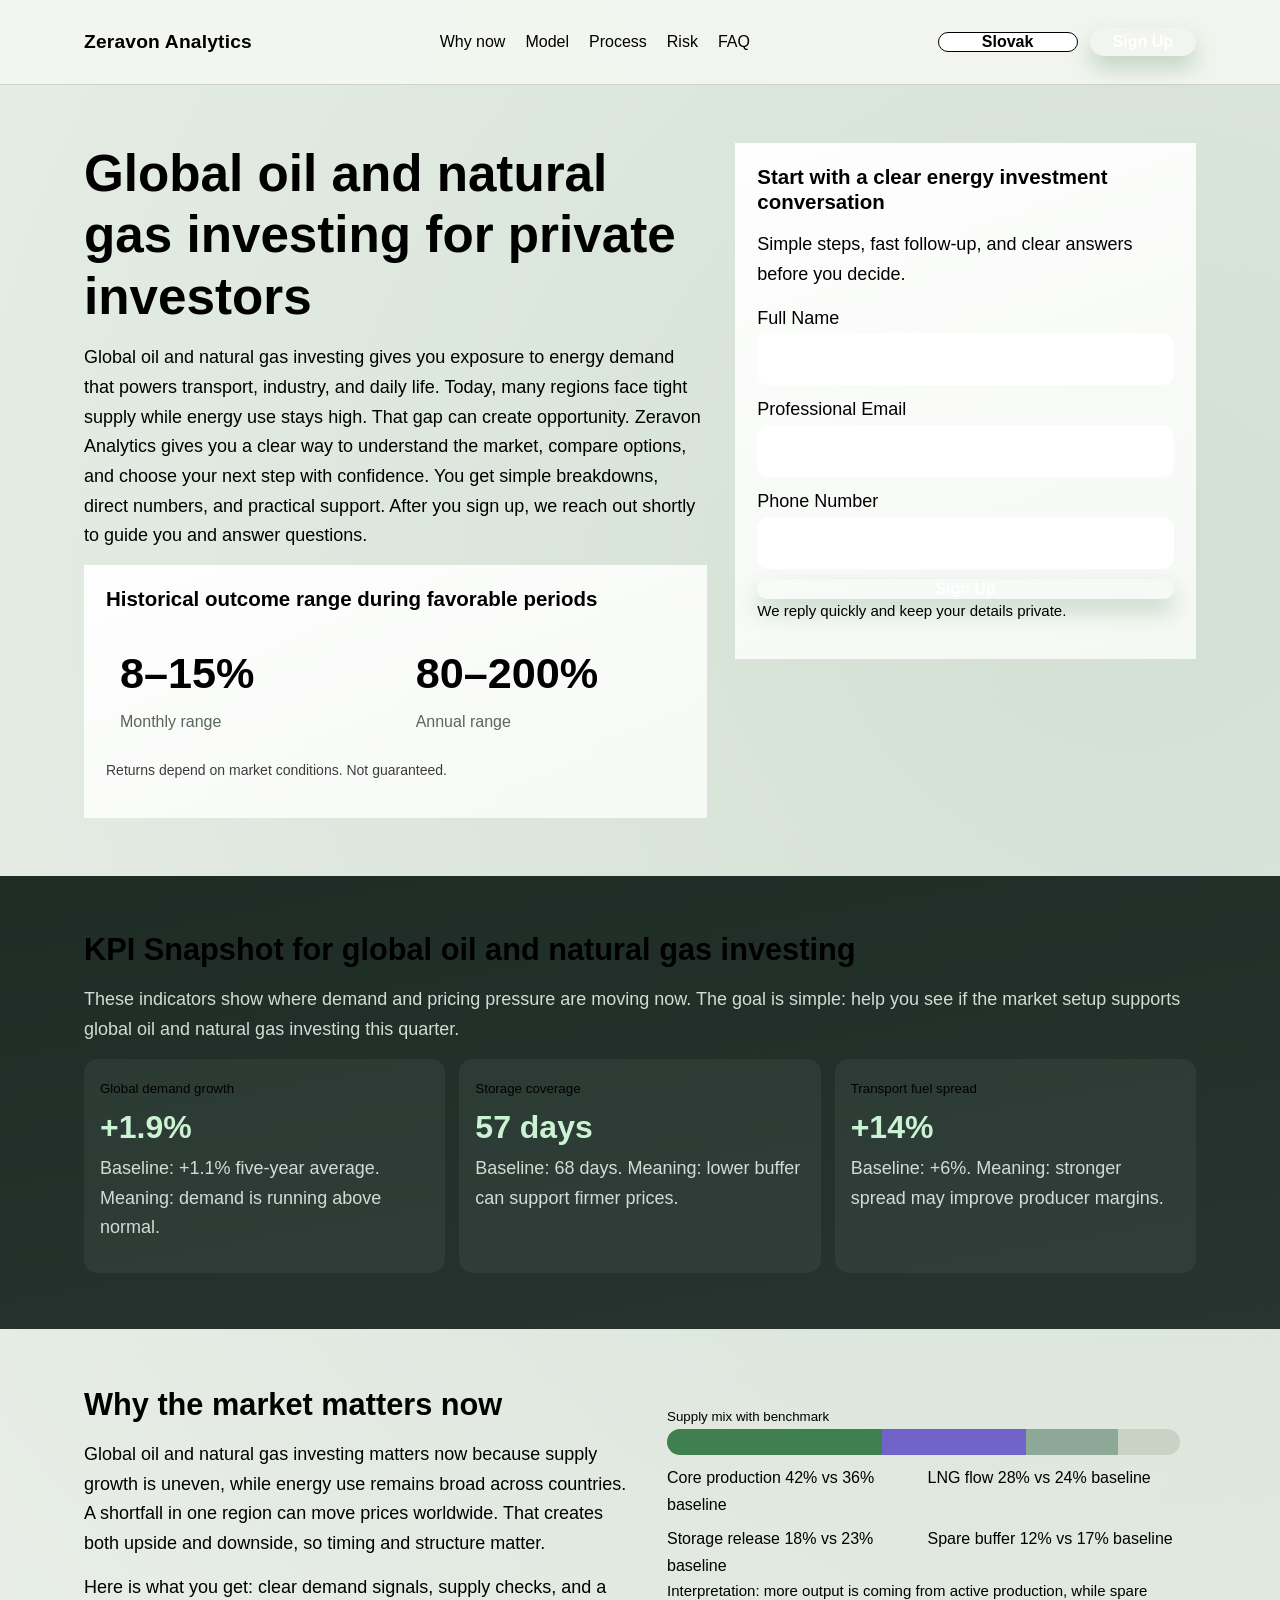
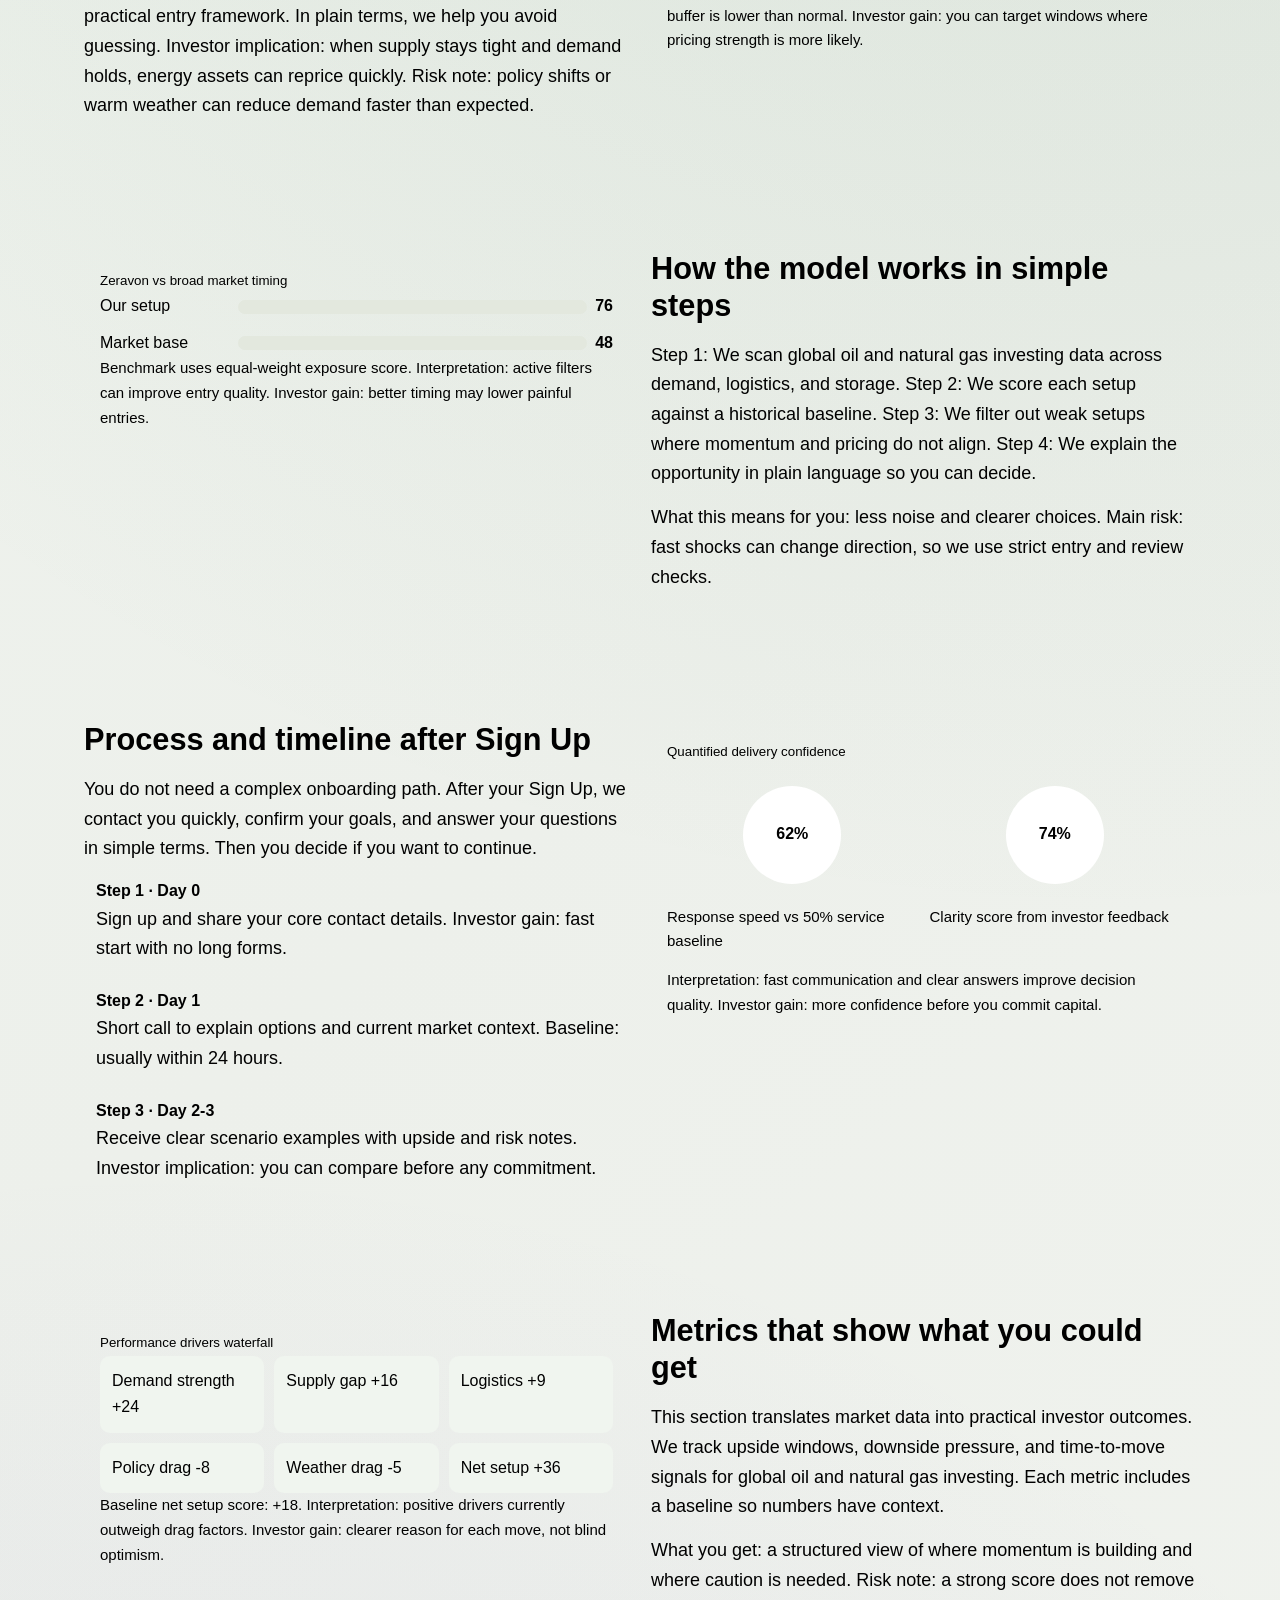
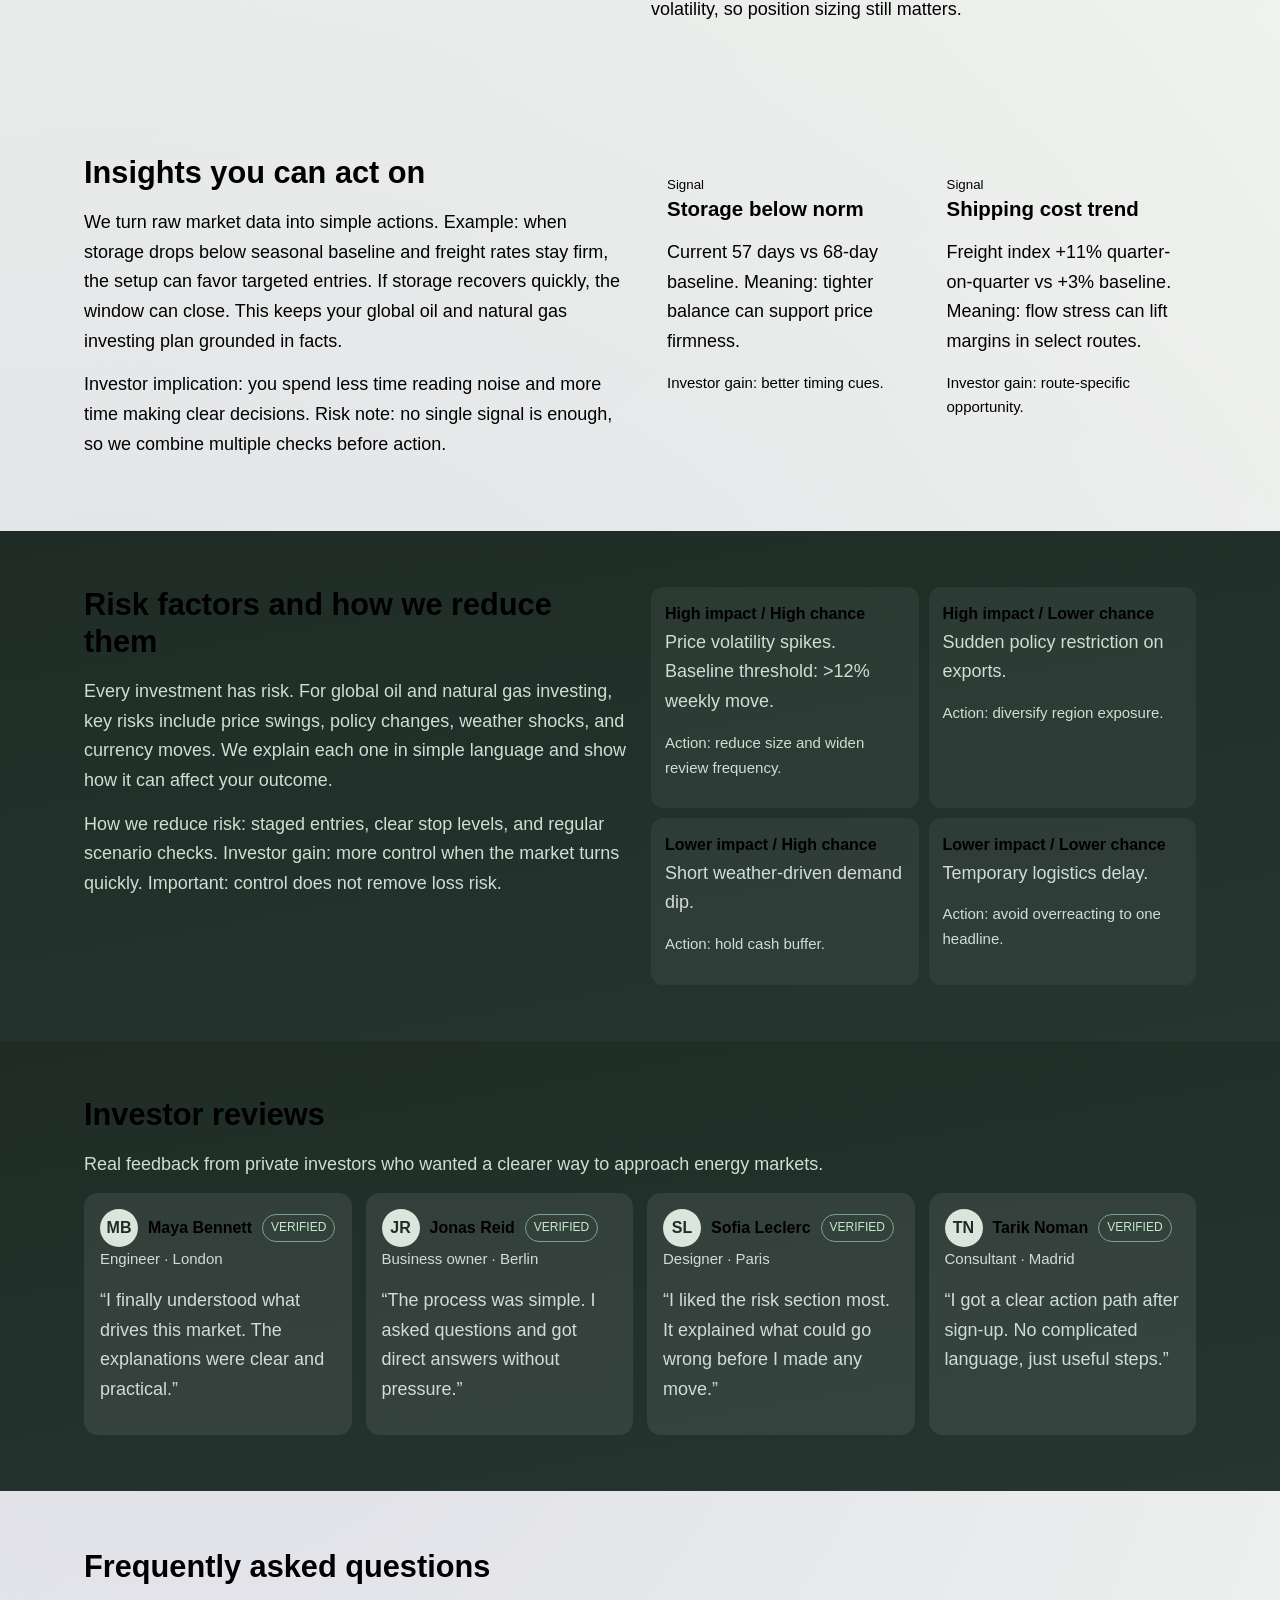
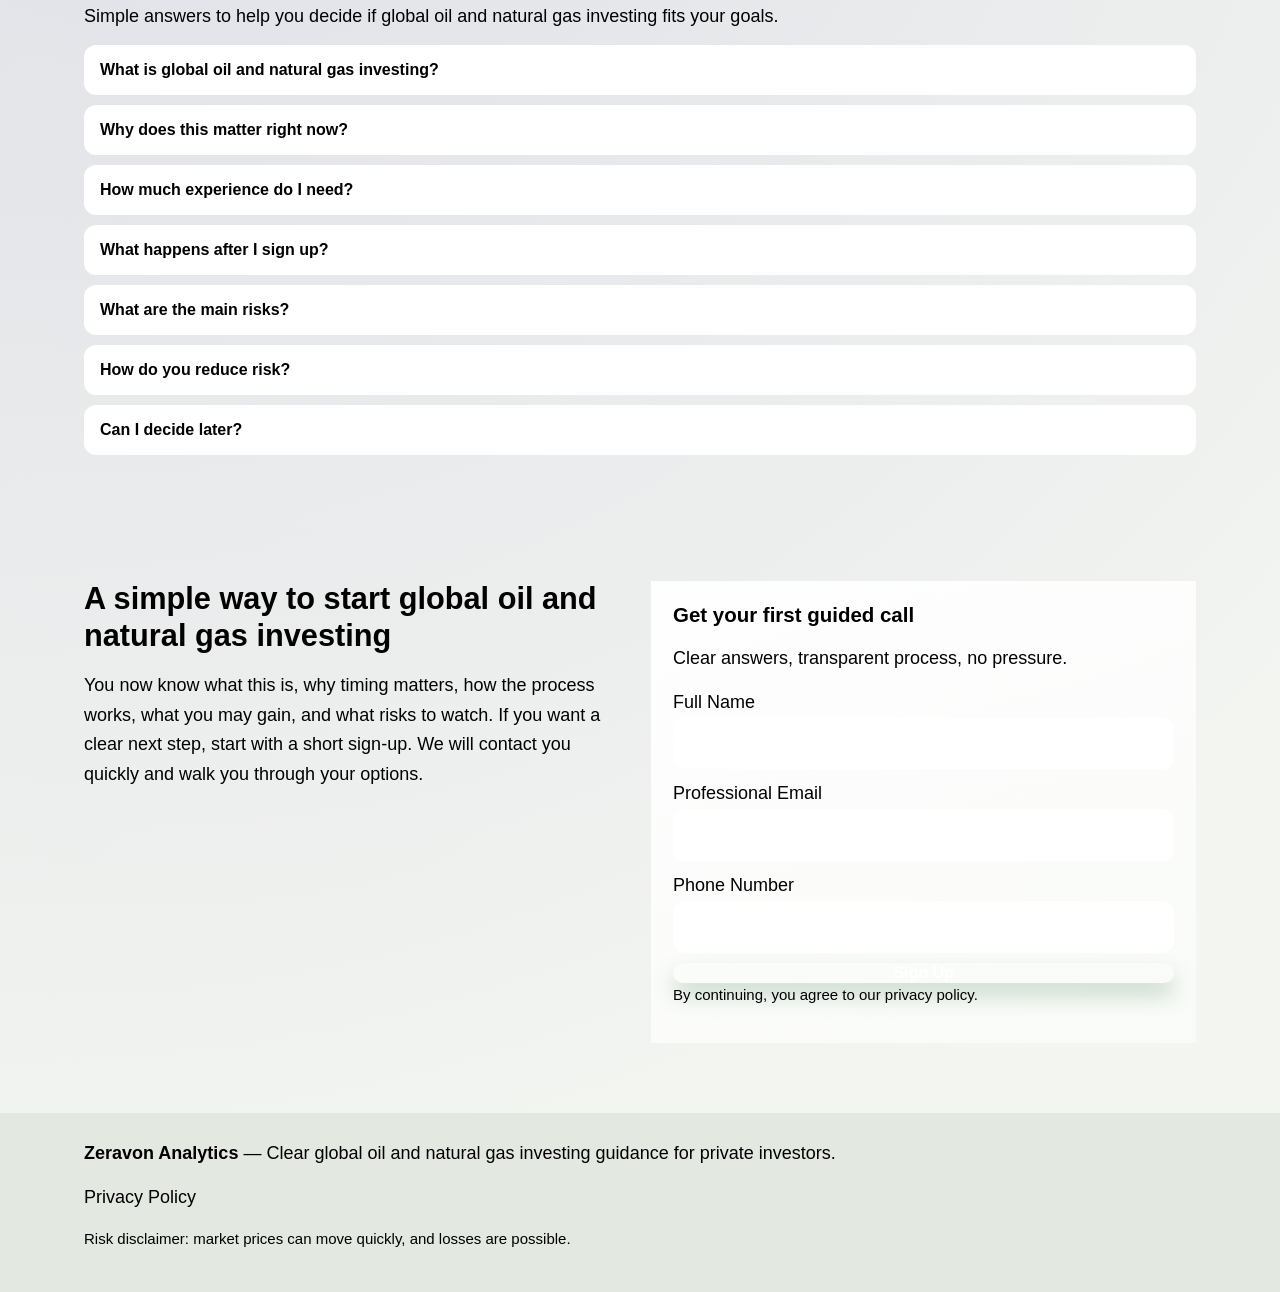
<file: sk/index.html>
<!doctype html>
<html lang="en">
<head>
  <meta charset="utf-8" />
  <meta name="viewport" content="width=device-width, initial-scale=1" />
  <title>Zeravon Analytics | Global Oil and Natural Gas Investing for Slovak</title>
  <meta name="description" content="Learn how Zeravon Analytics gives private investors a clear, simple path to global oil and natural gas investing with transparent process and risk notes." />
  <link rel="canonical" href="https://zeravonanalytics.com/sk/index.html" />
  <link rel="alternate" hreflang="en" href="https://zeravonanalytics.com/index.html" />
  <link rel="alternate" hreflang="de" href="https://zeravonanalytics.com/de/index.html" />
  <link rel="alternate" hreflang="fr" href="https://zeravonanalytics.com/fr/index.html" />
  <link rel="alternate" hreflang="es" href="https://zeravonanalytics.com/es/index.html" />
  <link rel="alternate" hreflang="it" href="https://zeravonanalytics.com/it/index.html" />
  <link rel="alternate" hreflang="tr" href="https://zeravonanalytics.com/tr/index.html" />
  <link rel="alternate" hreflang="pt" href="https://zeravonanalytics.com/pt/index.html" />
  <link rel="alternate" hreflang="ja" href="https://zeravonanalytics.com/jp/index.html" />
  <link rel="alternate" hreflang="sk" href="https://zeravonanalytics.com/sk/index.html" />
  <link rel="alternate" hreflang="nl-BE" href="https://zeravonanalytics.com/be/index.html" />
  <link rel="alternate" hreflang="x-default" href="https://zeravonanalytics.com/index.html" />
  <meta property="og:title" content="Zeravon Analytics | Global Oil and Natural Gas Investing for Slovak" />
  <meta property="og:description" content="Learn how Zeravon Analytics gives private investors a clear, simple path to global oil and natural gas investing with transparent process and risk notes." />
  <meta property="og:type" content="website" />
  <meta property="og:url" content="https://zeravonanalytics.com/sk/index.html" />
  <meta name="twitter:card" content="summary_large_image" />
  <meta name="twitter:title" content="Zeravon Analytics | Global Oil and Natural Gas Investing for Slovak" />
  <meta name="twitter:description" content="Learn how Zeravon Analytics gives private investors a clear, simple path to global oil and natural gas investing with transparent process and risk notes." />
  <link rel="stylesheet" href="../assets/style.css" />
  <script type="application/ld+json">{"@context":"https://schema.org","@graph":[{"@type":"Organization","name":"Zeravon Analytics","url":"https://zeravonanalytics.com/","logo":"https://zeravonanalytics.com/assets/img/logo.png"},{"@type":"WebSite","name":"Zeravon Analytics","url":"https://zeravonanalytics.com/"},{"@type":"FAQPage","mainEntity":[{"@type":"Question","name":"What is global oil and natural gas investing?","acceptedAnswer":{"@type":"Answer","text":"It means putting money into companies and projects connected to oil and natural gas production, transport, and sales around the world."}},{"@type":"Question","name":"What happens after I sign up?","acceptedAnswer":{"@type":"Answer","text":"After you sign up, we reach out shortly to guide you, confirm details, and answer questions before you decide."}}]},{"@type":"Review","author":{"@type":"Person","name":"Maya Bennett"},"reviewBody":"Clear steps, quick support, and easy to understand updates helped me act with confidence.","reviewRating":{"@type":"Rating","ratingValue":"5","bestRating":"5"}}]}</script>
</head>
<body>
<header class="site-header">
  <div class="container header-row">
    <a href="../index.html" class="brand">Zeravon Analytics</a>
    <nav class="main-nav" aria-label="Main navigation">
      <a href="#why">Why now</a><a href="#model">Model</a><a href="#process">Process</a><a href="#risk">Risk</a><a href="#faq">FAQ</a>
    </nav>
    <div class="header-actions">
      <div class="lang-wrap">
        <button class="lang-btn" aria-label="Current language">Slovak</button>
        <div class="lang-menu" role="menu">
              <a href="../index.html"><span class="flag"><svg viewBox="0 0 20 14" width="20" height="14"><rect width="20" height="14" fill="#1e4aa8"/><path d="M0 0L20 14M20 0L0 14" stroke="#fff" stroke-width="3"/><path d="M0 0L20 14M20 0L0 14" stroke="#c8212f" stroke-width="1.5"/></svg></span>English</a>
              <a href="../de/index.html"><span class="flag"><svg viewBox="0 0 20 14" width="20" height="14"><rect width="20" height="14" fill="#ffce00"/><rect width="20" height="9.3" fill="#dd0000"/><rect width="20" height="4.6" fill="#111"/></svg></span>Deutsch</a>
              <a href="../fr/index.html"><span class="flag"><svg viewBox="0 0 20 14" width="20" height="14"><rect width="20" height="14" fill="#fff"/><rect width="6.7" height="14" fill="#1b4db8"/><rect x="13.3" width="6.7" height="14" fill="#d81f32"/></svg></span>Français</a>
              <a href="../es/index.html"><span class="flag"><svg viewBox="0 0 20 14" width="20" height="14"><rect width="20" height="14" fill="#aa151b"/><rect y="3.5" width="20" height="7" fill="#f1bf00"/></svg></span>Español</a>
              <a href="../it/index.html"><span class="flag"><svg viewBox="0 0 20 14" width="20" height="14"><rect width="20" height="14" fill="#fff"/><rect width="6.7" height="14" fill="#009246"/><rect x="13.3" width="6.7" height="14" fill="#ce2b37"/></svg></span>Italiano</a>
              <a href="../tr/index.html"><span class="flag"><svg viewBox="0 0 20 14" width="20" height="14"><rect width="20" height="14" fill="#e30a17"/><circle cx="8" cy="7" r="3.2" fill="#fff"/><circle cx="8.8" cy="7" r="2.4" fill="#e30a17"/><polygon points="12.2,7 13.8,6.2 13.5,7.9 14.7,9.1 12.9,9.2 12.2,10.8 11.6,9.2 9.8,9.1 11,7.9 10.7,6.2" fill="#fff"/></svg></span>Türkçe</a>
              <a href="../pt/index.html"><span class="flag"><svg viewBox="0 0 20 14" width="20" height="14"><rect width="20" height="14" fill="#ff0000"/><rect width="8" height="14" fill="#006600"/></svg></span>Português</a>
              <a href="../jp/index.html"><span class="flag"><svg viewBox="0 0 20 14" width="20" height="14"><rect width="20" height="14" fill="#fff"/><circle cx="10" cy="7" r="3.5" fill="#bc002d"/></svg></span>日本語</a>
              <a href="../sk/index.html"><span class="flag"><svg viewBox="0 0 20 14" width="20" height="14"><rect width="20" height="14" fill="#ee1c25"/><rect width="20" height="9.3" fill="#0b4ea2"/><rect width="20" height="4.6" fill="#fff"/></svg></span>Slovak</a>
              <a href="../be/index.html"><span class="flag"><svg viewBox="0 0 20 14" width="20" height="14"><rect width="20" height="14" fill="#fae042"/><rect width="6.7" height="14" fill="#111"/><rect x="13.3" width="6.7" height="14" fill="#ef3340"/></svg></span>Nederlands(BE)</a>
        </div>
      </div>
      <a class="btn btn-primary" href="#lead">Sign Up</a>
      <button class="burger" aria-label="Open menu">☰</button>
    </div>
  </div>
</header>

<div class="drawer" aria-hidden="true">
  <div class="drawer-panel" role="dialog" aria-modal="true" aria-label="Mobile menu">
    <button class="btn btn-muted close-drawer">X</button>
    <nav class="drawer-nav">
      <a href="#why">Why now</a><a href="#model">Model</a><a href="#process">Process</a><a href="#risk">Risk</a><a href="#faq">FAQ</a>
    </nav>
    <div class="lang-wrap">
      <button class="lang-btn">Slovak</button>
      <div class="lang-menu" role="menu">
              <a href="../index.html"><span class="flag"><svg viewBox="0 0 20 14" width="20" height="14"><rect width="20" height="14" fill="#1e4aa8"/><path d="M0 0L20 14M20 0L0 14" stroke="#fff" stroke-width="3"/><path d="M0 0L20 14M20 0L0 14" stroke="#c8212f" stroke-width="1.5"/></svg></span>English</a>
              <a href="../de/index.html"><span class="flag"><svg viewBox="0 0 20 14" width="20" height="14"><rect width="20" height="14" fill="#ffce00"/><rect width="20" height="9.3" fill="#dd0000"/><rect width="20" height="4.6" fill="#111"/></svg></span>Deutsch</a>
              <a href="../fr/index.html"><span class="flag"><svg viewBox="0 0 20 14" width="20" height="14"><rect width="20" height="14" fill="#fff"/><rect width="6.7" height="14" fill="#1b4db8"/><rect x="13.3" width="6.7" height="14" fill="#d81f32"/></svg></span>Français</a>
              <a href="../es/index.html"><span class="flag"><svg viewBox="0 0 20 14" width="20" height="14"><rect width="20" height="14" fill="#aa151b"/><rect y="3.5" width="20" height="7" fill="#f1bf00"/></svg></span>Español</a>
              <a href="../it/index.html"><span class="flag"><svg viewBox="0 0 20 14" width="20" height="14"><rect width="20" height="14" fill="#fff"/><rect width="6.7" height="14" fill="#009246"/><rect x="13.3" width="6.7" height="14" fill="#ce2b37"/></svg></span>Italiano</a>
              <a href="../tr/index.html"><span class="flag"><svg viewBox="0 0 20 14" width="20" height="14"><rect width="20" height="14" fill="#e30a17"/><circle cx="8" cy="7" r="3.2" fill="#fff"/><circle cx="8.8" cy="7" r="2.4" fill="#e30a17"/><polygon points="12.2,7 13.8,6.2 13.5,7.9 14.7,9.1 12.9,9.2 12.2,10.8 11.6,9.2 9.8,9.1 11,7.9 10.7,6.2" fill="#fff"/></svg></span>Türkçe</a>
              <a href="../pt/index.html"><span class="flag"><svg viewBox="0 0 20 14" width="20" height="14"><rect width="20" height="14" fill="#ff0000"/><rect width="8" height="14" fill="#006600"/></svg></span>Português</a>
              <a href="../jp/index.html"><span class="flag"><svg viewBox="0 0 20 14" width="20" height="14"><rect width="20" height="14" fill="#fff"/><circle cx="10" cy="7" r="3.5" fill="#bc002d"/></svg></span>日本語</a>
              <a href="../sk/index.html"><span class="flag"><svg viewBox="0 0 20 14" width="20" height="14"><rect width="20" height="14" fill="#ee1c25"/><rect width="20" height="9.3" fill="#0b4ea2"/><rect width="20" height="4.6" fill="#fff"/></svg></span>Slovak</a>
              <a href="../be/index.html"><span class="flag"><svg viewBox="0 0 20 14" width="20" height="14"><rect width="20" height="14" fill="#fae042"/><rect width="6.7" height="14" fill="#111"/><rect x="13.3" width="6.7" height="14" fill="#ef3340"/></svg></span>Nederlands(BE)</a>
      </div>
    </div>
    <a class="btn btn-primary" href="#lead">Sign Up</a>
  </div>
</div>

<main>
<section class="hero section">
  <div class="container hero-grid">
    <div class="reveal">
      <h1>Global oil and natural gas investing for private investors</h1>
      <p>Global oil and natural gas investing gives you exposure to energy demand that powers transport, industry, and daily life. Today, many regions face tight supply while energy use stays high. That gap can create opportunity. Zeravon Analytics gives you a clear way to understand the market, compare options, and choose your next step with confidence. You get simple breakdowns, direct numbers, and practical support. After you sign up, we reach out shortly to guide you and answer questions.</p>
      <div class="panel performance">
        <h3>Historical outcome range during favorable periods</h3>
        <div class="perf-grid">
          <article class="perf-item"><div class="perf-value">8–15%</div><div class="muted">Monthly range</div></article>
          <article class="perf-item"><div class="perf-value">80–200%</div><div class="muted">Annual range</div></article>
        </div>
        <p class="micro">Returns depend on market conditions. Not guaranteed.</p>
      </div>
    </div>
    <aside id="lead" class="panel lead-form reveal">
      <h3>Start with a clear energy investment conversation</h3>
      <p>Simple steps, fast follow-up, and clear answers before you decide.</p>
      <form>
        <label>Full Name<input type="text" name="name" required autocomplete="name" /></label>
        <label>Professional Email<input type="email" name="email" required autocomplete="email" /></label>
        <label>Phone Number<input type="tel" name="phone" required autocomplete="tel" /></label>
        <button class="btn btn-primary" type="submit">Sign Up</button>
      </form>
      <p class="small">We reply quickly and keep your details private.</p>
    </aside>
  </div>
</section>

<section class="dark-section">
  <div class="container reveal">
    <h2>KPI Snapshot for global oil and natural gas investing</h2>
    <p>These indicators show where demand and pricing pressure are moving now. The goal is simple: help you see if the market setup supports global oil and natural gas investing this quarter.</p>
    <div class="kpi-row">
      <div class="kpi"><small>Global demand growth</small><strong>+1.9%</strong><p>Baseline: +1.1% five-year average. Meaning: demand is running above normal.</p></div>
      <div class="kpi"><small>Storage coverage</small><strong>57 days</strong><p>Baseline: 68 days. Meaning: lower buffer can support firmer prices.</p></div>
      <div class="kpi"><small>Transport fuel spread</small><strong>+14%</strong><p>Baseline: +6%. Meaning: stronger spread may improve producer margins.</p></div>
    </div>
  </div>
</section>

<section id="why" class="section">
  <div class="container split reveal">
    <div>
      <h2>Why the market matters now</h2>
      <p>Global oil and natural gas investing matters now because supply growth is uneven, while energy use remains broad across countries. A shortfall in one region can move prices worldwide. That creates both upside and downside, so timing and structure matter.</p>
      <p>Here is what you get: clear demand signals, supply checks, and a practical entry framework. In plain terms, we help you avoid guessing. Investor implication: when supply stays tight and demand holds, energy assets can reprice quickly. Risk note: policy shifts or warm weather can reduce demand faster than expected.</p>
    </div>
    <div class="card">
      <small>Supply mix with benchmark</small>
      <div class="stack-bar"><span class="seg1"></span><span class="seg2"></span><span class="seg3"></span><span class="seg4"></span></div>
      <div class="legend">
        <div>Core production 42% vs 36% baseline</div><div>LNG flow 28% vs 24% baseline</div>
        <div>Storage release 18% vs 23% baseline</div><div>Spare buffer 12% vs 17% baseline</div>
      </div>
      <p class="small">Interpretation: more output is coming from active production, while spare buffer is lower than normal. Investor gain: you can target windows where pricing strength is more likely.</p>
    </div>
  </div>
</section>

<section id="model" class="section" style="background:var(--bg-alt)">
  <div class="container split reveal">
    <div class="card">
      <small>Zeravon vs broad market timing</small>
      <div class="compare">
        <div class="compare-row"><span>Our setup</span><span class="bar-bg"><span class="bar-fill-us"></span></span><strong>76</strong></div>
        <div class="compare-row"><span>Market base</span><span class="bar-bg"><span class="bar-fill-m"></span></span><strong>48</strong></div>
      </div>
      <p class="small">Benchmark uses equal-weight exposure score. Interpretation: active filters can improve entry quality. Investor gain: better timing may lower painful entries.</p>
    </div>
    <div>
      <h2>How the model works in simple steps</h2>
      <p>Step 1: We scan global oil and natural gas investing data across demand, logistics, and storage. Step 2: We score each setup against a historical baseline. Step 3: We filter out weak setups where momentum and pricing do not align. Step 4: We explain the opportunity in plain language so you can decide.</p>
      <p>What this means for you: less noise and clearer choices. Main risk: fast shocks can change direction, so we use strict entry and review checks.</p>
    </div>
  </div>
</section>

<section id="process" class="section">
  <div class="container split reveal">
    <div>
      <h2>Process and timeline after Sign Up</h2>
      <p>You do not need a complex onboarding path. After your Sign Up, we contact you quickly, confirm your goals, and answer your questions in simple terms. Then you decide if you want to continue.</p>
      <div class="timeline">
        <div class="step"><strong>Step 1 · Day 0</strong><p>Sign up and share your core contact details. Investor gain: fast start with no long forms.</p></div>
        <div class="step"><strong>Step 2 · Day 1</strong><p>Short call to explain options and current market context. Baseline: usually within 24 hours.</p></div>
        <div class="step"><strong>Step 3 · Day 2-3</strong><p>Receive clear scenario examples with upside and risk notes. Investor implication: you can compare before any commitment.</p></div>
      </div>
    </div>
    <div class="card">
      <small>Quantified delivery confidence</small>
      <div class="rings">
        <div><div class="ring"><span>62%</span></div><p class="small">Response speed vs 50% service baseline</p></div>
        <div><div class="ring" style="background:conic-gradient(var(--accent-b) 0 74%, #d5ddd2 74% 100%)"><span>74%</span></div><p class="small">Clarity score from investor feedback</p></div>
      </div>
      <p class="small">Interpretation: fast communication and clear answers improve decision quality. Investor gain: more confidence before you commit capital.</p>
    </div>
  </div>
</section>

<section class="section" style="background:var(--bg-alt)">
  <div class="container split reveal">
    <div class="card">
      <small>Performance drivers waterfall</small>
      <div class="waterfall">
        <div class="w-row"><div class="w-box">Demand strength +24</div><div class="w-box">Supply gap +16</div><div class="w-box">Logistics +9</div></div>
        <div class="w-row"><div class="w-box">Policy drag -8</div><div class="w-box">Weather drag -5</div><div class="w-box">Net setup +36</div></div>
      </div>
      <p class="small">Baseline net setup score: +18. Interpretation: positive drivers currently outweigh drag factors. Investor gain: clearer reason for each move, not blind optimism.</p>
    </div>
    <div>
      <h2>Metrics that show what you could get</h2>
      <p>This section translates market data into practical investor outcomes. We track upside windows, downside pressure, and time-to-move signals for global oil and natural gas investing. Each metric includes a baseline so numbers have context.</p>
      <p>What you get: a structured view of where momentum is building and where caution is needed. Risk note: a strong score does not remove volatility, so position sizing still matters.</p>
    </div>
  </div>
</section>

<section class="section">
  <div class="container split reveal">
    <div>
      <h2>Insights you can act on</h2>
      <p>We turn raw market data into simple actions. Example: when storage drops below seasonal baseline and freight rates stay firm, the setup can favor targeted entries. If storage recovers quickly, the window can close. This keeps your global oil and natural gas investing plan grounded in facts.</p>
      <p>Investor implication: you spend less time reading noise and more time making clear decisions. Risk note: no single signal is enough, so we combine multiple checks before action.</p>
    </div>
    <div class="grid-2">
      <div class="card"><small>Signal</small><h3>Storage below norm</h3><p>Current 57 days vs 68-day baseline. Meaning: tighter balance can support price firmness.</p><p class="small">Investor gain: better timing cues.</p></div>
      <div class="card"><small>Signal</small><h3>Shipping cost trend</h3><p>Freight index +11% quarter-on-quarter vs +3% baseline. Meaning: flow stress can lift margins in select routes.</p><p class="small">Investor gain: route-specific opportunity.</p></div>
    </div>
  </div>
</section>

<section id="risk" class="dark-section">
  <div class="container split reveal">
    <div>
      <h2>Risk factors and how we reduce them</h2>
      <p>Every investment has risk. For global oil and natural gas investing, key risks include price swings, policy changes, weather shocks, and currency moves. We explain each one in simple language and show how it can affect your outcome.</p>
      <p>How we reduce risk: staged entries, clear stop levels, and regular scenario checks. Investor gain: more control when the market turns quickly. Important: control does not remove loss risk.</p>
    </div>
    <div class="risk-matrix">
      <div class="risk-cell"><strong>High impact / High chance</strong><p>Price volatility spikes. Baseline threshold: >12% weekly move.</p><p class="small">Action: reduce size and widen review frequency.</p></div>
      <div class="risk-cell"><strong>High impact / Lower chance</strong><p>Sudden policy restriction on exports.</p><p class="small">Action: diversify region exposure.</p></div>
      <div class="risk-cell"><strong>Lower impact / High chance</strong><p>Short weather-driven demand dip.</p><p class="small">Action: hold cash buffer.</p></div>
      <div class="risk-cell"><strong>Lower impact / Lower chance</strong><p>Temporary logistics delay.</p><p class="small">Action: avoid overreacting to one headline.</p></div>
    </div>
  </div>
</section>

<section class="dark-section reviews">
  <div class="container reveal">
    <h2>Investor reviews</h2>
    <p>Real feedback from private investors who wanted a clearer way to approach energy markets.</p>
    <div class="grid-2">
      <article class="review-card"><div class="review-top"><span class="avatar">MB</span><strong>Maya Bennett</strong><span class="verified">VERIFIED</span></div><p class="small">Engineer · London</p><p>“I finally understood what drives this market. The explanations were clear and practical.”</p></article>
      <article class="review-card"><div class="review-top"><span class="avatar">JR</span><strong>Jonas Reid</strong><span class="verified">VERIFIED</span></div><p class="small">Business owner · Berlin</p><p>“The process was simple. I asked questions and got direct answers without pressure.”</p></article>
      <article class="review-card"><div class="review-top"><span class="avatar">SL</span><strong>Sofia Leclerc</strong><span class="verified">VERIFIED</span></div><p class="small">Designer · Paris</p><p>“I liked the risk section most. It explained what could go wrong before I made any move.”</p></article>
      <article class="review-card"><div class="review-top"><span class="avatar">TN</span><strong>Tarik Noman</strong><span class="verified">VERIFIED</span></div><p class="small">Consultant · Madrid</p><p>“I got a clear action path after sign-up. No complicated language, just useful steps.”</p></article>
    </div>
  </div>
</section>

<section id="faq" class="section">
  <div class="container reveal">
    <h2>Frequently asked questions</h2>
    <p>Simple answers to help you decide if global oil and natural gas investing fits your goals.</p>
    <div class="faq-item"><button class="faq-q">What is global oil and natural gas investing?</button><div class="faq-a-wrap"><p class="faq-answer">It means investing in opportunities linked to producing, moving, and selling oil and natural gas around the world.</p></div></div>
    <div class="faq-item"><button class="faq-q">Why does this matter right now?</button><div class="faq-a-wrap"><p class="faq-answer">Demand is steady while some supply channels remain tight. That setup can create pricing opportunities, but it also brings volatility.</p></div></div>
    <div class="faq-item"><button class="faq-q">How much experience do I need?</button><div class="faq-a-wrap"><p class="faq-answer">You do not need technical expertise. We explain terms in plain English and guide you through each step.</p></div></div>
    <div class="faq-item"><button class="faq-q">What happens after I sign up?</button><div class="faq-a-wrap"><p class="faq-answer">After you sign up, we usually reach out shortly to confirm details and answer questions.</p></div></div>
    <div class="faq-item"><button class="faq-q">What are the main risks?</button><div class="faq-a-wrap"><p class="faq-answer">Main risks include price swings, policy shifts, and demand changes. These can affect results quickly.</p></div></div>
    <div class="faq-item"><button class="faq-q">How do you reduce risk?</button><div class="faq-a-wrap"><p class="faq-answer">We use staged entries, clear review points, and scenario checks so decisions are not based on one signal.</p></div></div>
    <div class="faq-item"><button class="faq-q">Can I decide later?</button><div class="faq-a-wrap"><p class="faq-answer">Yes. Sign-up starts a conversation. You decide if you want to continue after your questions are answered.</p></div></div>
  </div>
</section>

<section class="final-cta section" style="background:var(--bg-alt)">
  <div class="container split reveal">
    <div>
      <h2>A simple way to start global oil and natural gas investing</h2>
      <p>You now know what this is, why timing matters, how the process works, what you may gain, and what risks to watch. If you want a clear next step, start with a short sign-up. We will contact you quickly and walk you through your options.</p>
    </div>
    <aside class="panel lead-form">
      <h3>Get your first guided call</h3>
      <p>Clear answers, transparent process, no pressure.</p>
      <form>
        <label>Full Name<input type="text" required /></label>
        <label>Professional Email<input type="email" required /></label>
        <label>Phone Number<input type="tel" required /></label>
        <button class="btn btn-primary" type="submit">Sign Up</button>
      </form>
      <p class="small">By continuing, you agree to our privacy policy.</p>
    </aside>
  </div>
</section>
</main>

<footer>
  <div class="container">
    <p><strong>Zeravon Analytics</strong> — Clear global oil and natural gas investing guidance for private investors.</p>
    <p><a href="#" data-open-policy>Privacy Policy</a></p>
    <p class="small">Risk disclaimer: market prices can move quickly, and losses are possible.</p>
  </div>
</footer>

<div class="policy-modal" aria-hidden="true">
  <div class="modal-box" role="dialog" aria-modal="true" aria-label="Privacy policy">
    <div class="modal-head"><h3>Privacy Policy</h3><button class="btn btn-muted close-x" data-close-policy>X</button></div>
    <div class="modal-content">
      <p><strong>Introduction:</strong> We value your privacy and explain clearly how your data is handled.</p>
      <p><strong>Data collection:</strong> We collect your name, email, and phone number when you submit forms.</p>
      <p><strong>Legal basis:</strong> We process data to answer your request and provide service communication.</p>
      <p><strong>Cookies:</strong> We use essential cookies for site function and basic analytics to improve the website.</p>
      <p><strong>Retention:</strong> We keep personal data only as long as needed for communication and legal duties.</p>
      <p><strong>Third-party sharing:</strong> We use trusted service providers for hosting and communication support.</p>
      <p><strong>Security:</strong> We apply technical and organizational safeguards to protect your information.</p>
      <p><strong>User rights:</strong> You can request access, correction, or deletion of your personal data.</p>
      <p><strong>International transfers:</strong> Some providers may process data outside your country with safeguards.</p>
      <p><strong>Industry risk disclosure:</strong> Investment-related information is educational and does not guarantee returns.</p>
      <p><strong>Contact:</strong> Email us at privacy@zeravonanalytics.com for privacy requests.</p>
    </div>
    <div class="modal-foot"><button class="btn btn-muted" data-close-policy>Close</button></div>
  </div>
</div>

<script defer src="../assets/app.js"></script>
</body>
</html>
</file>
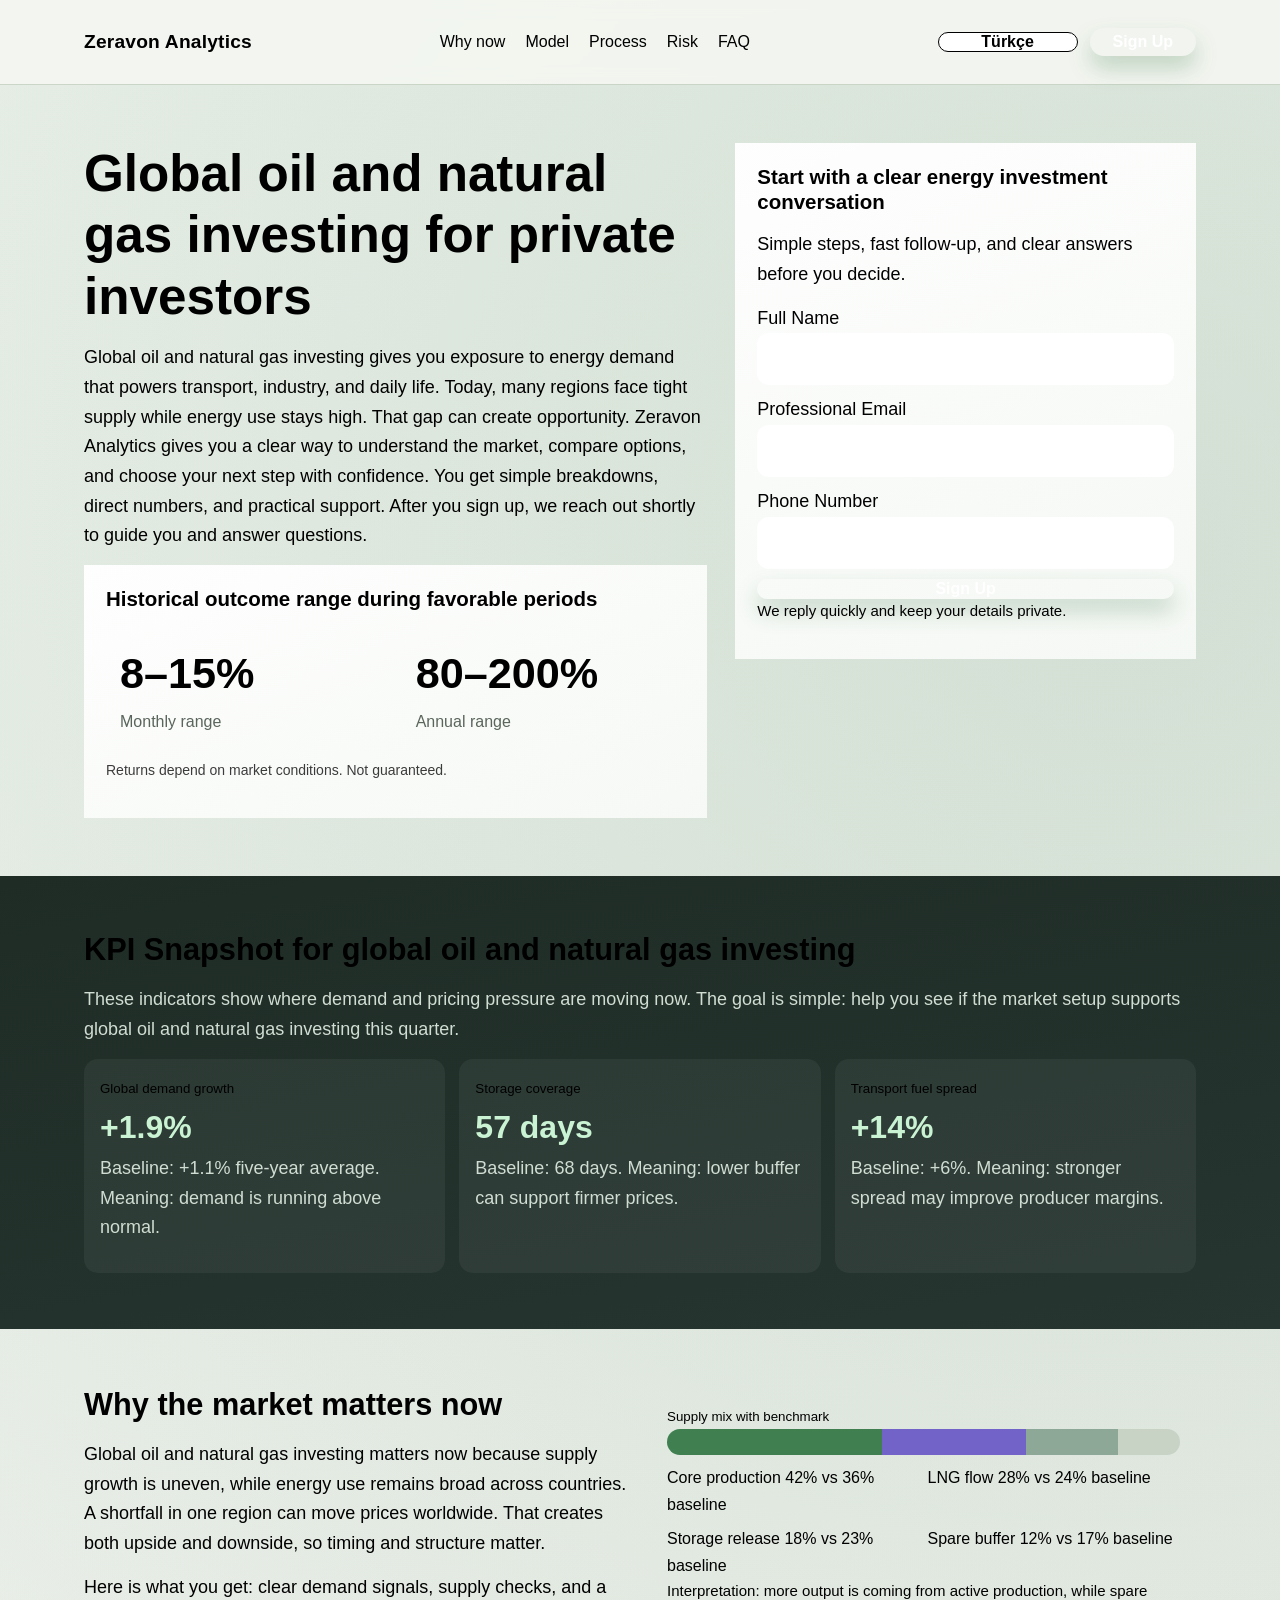
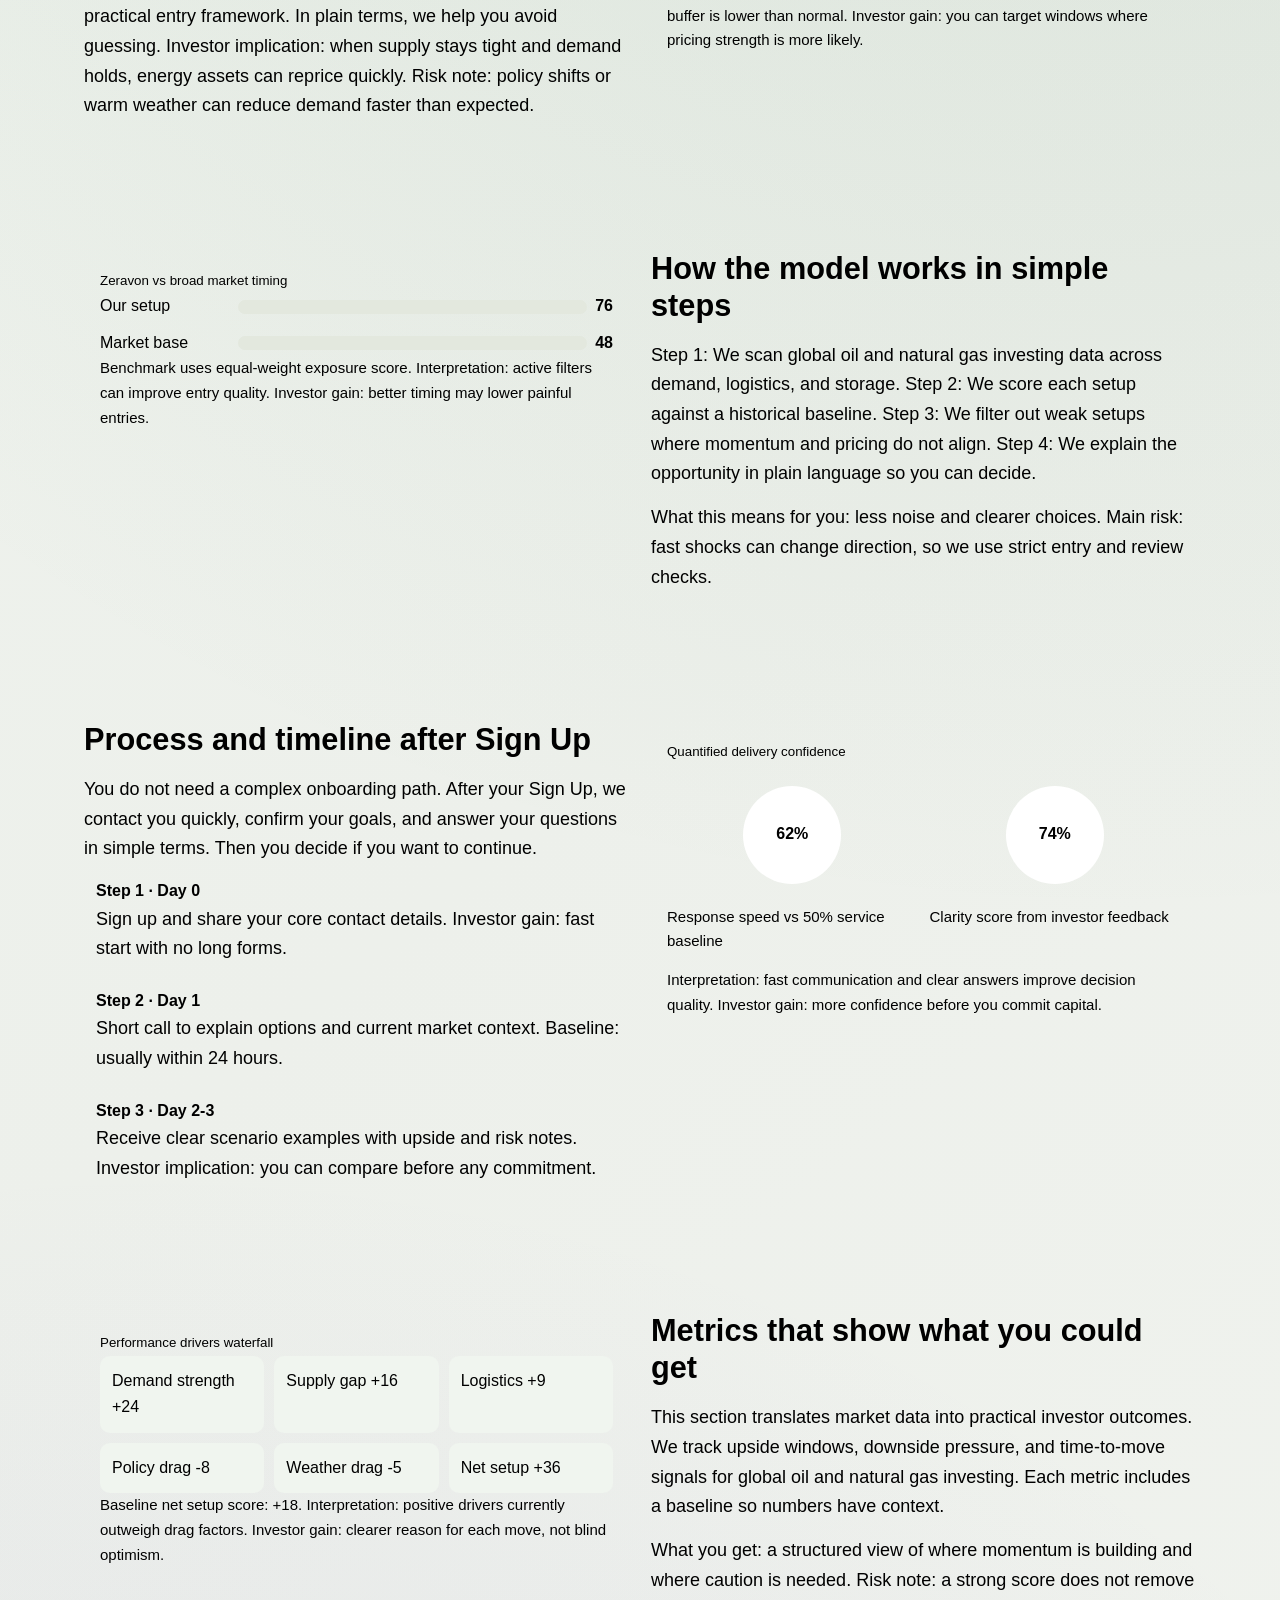
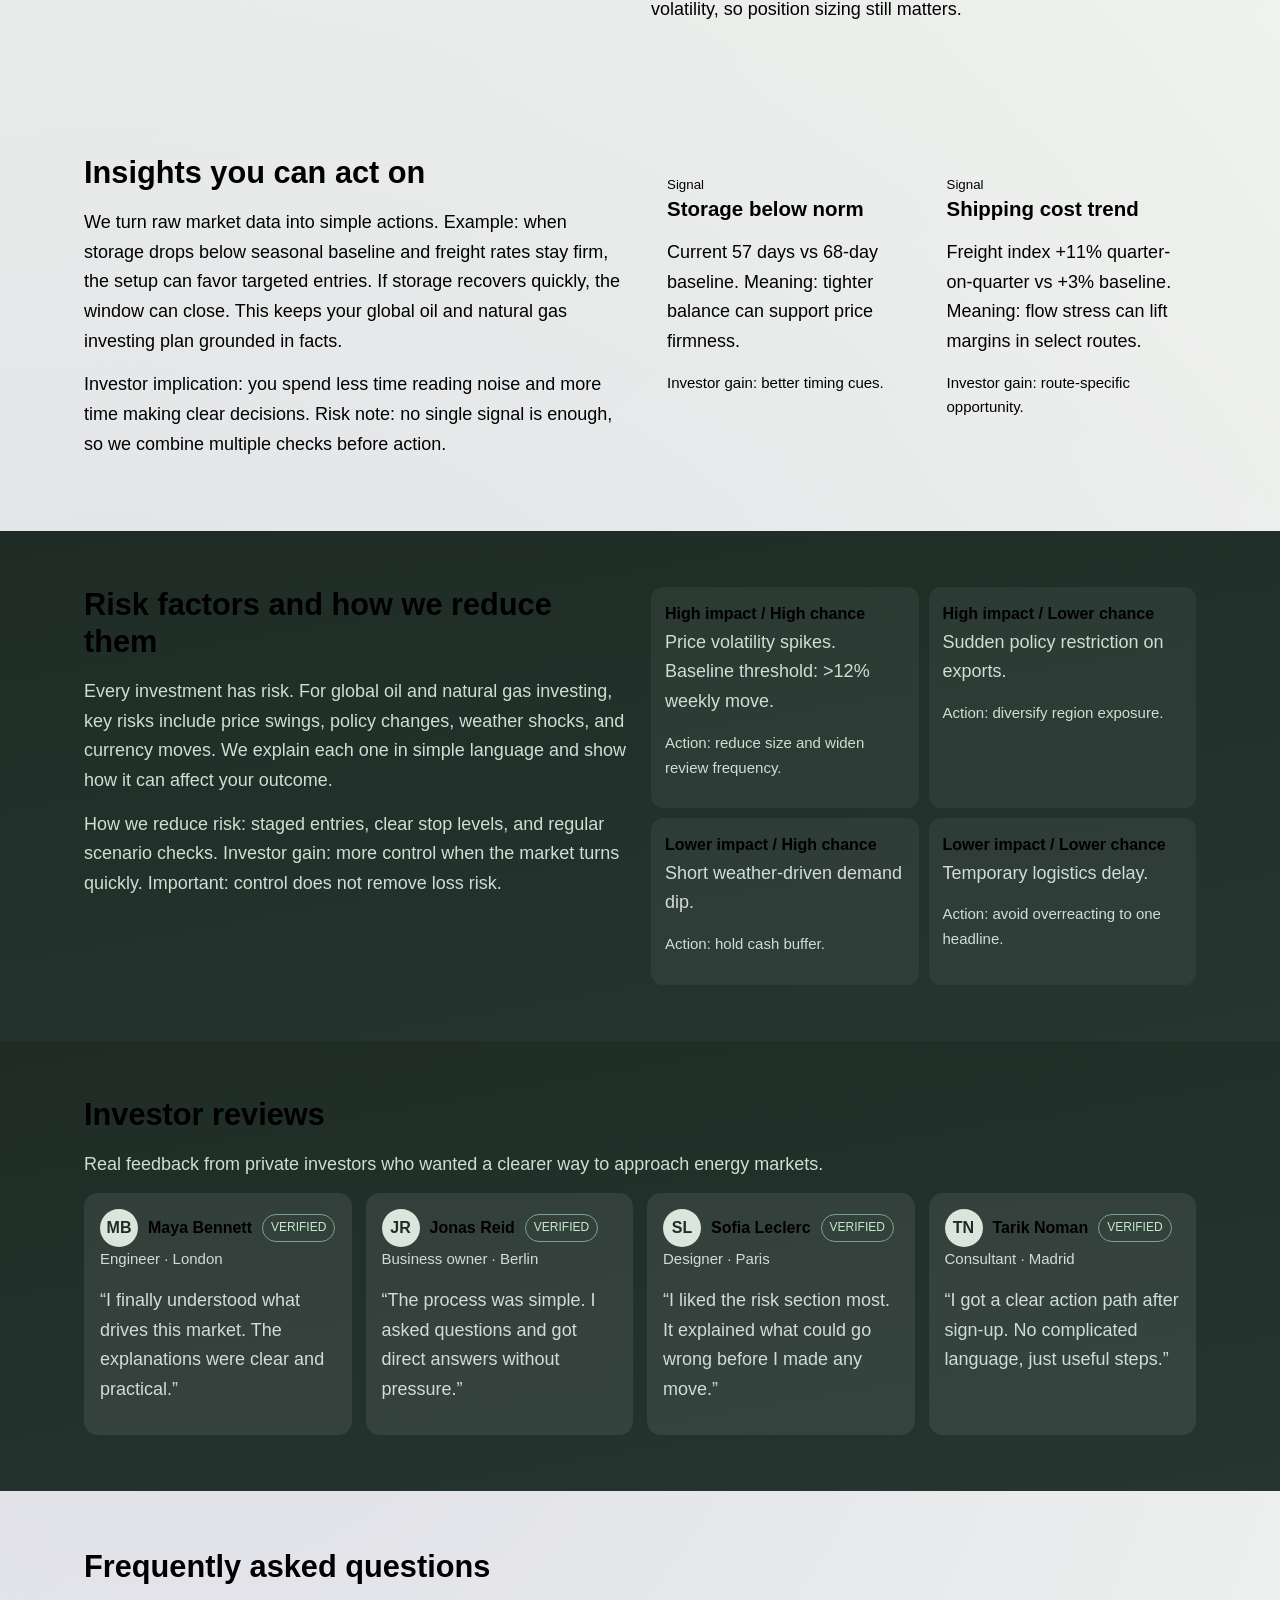
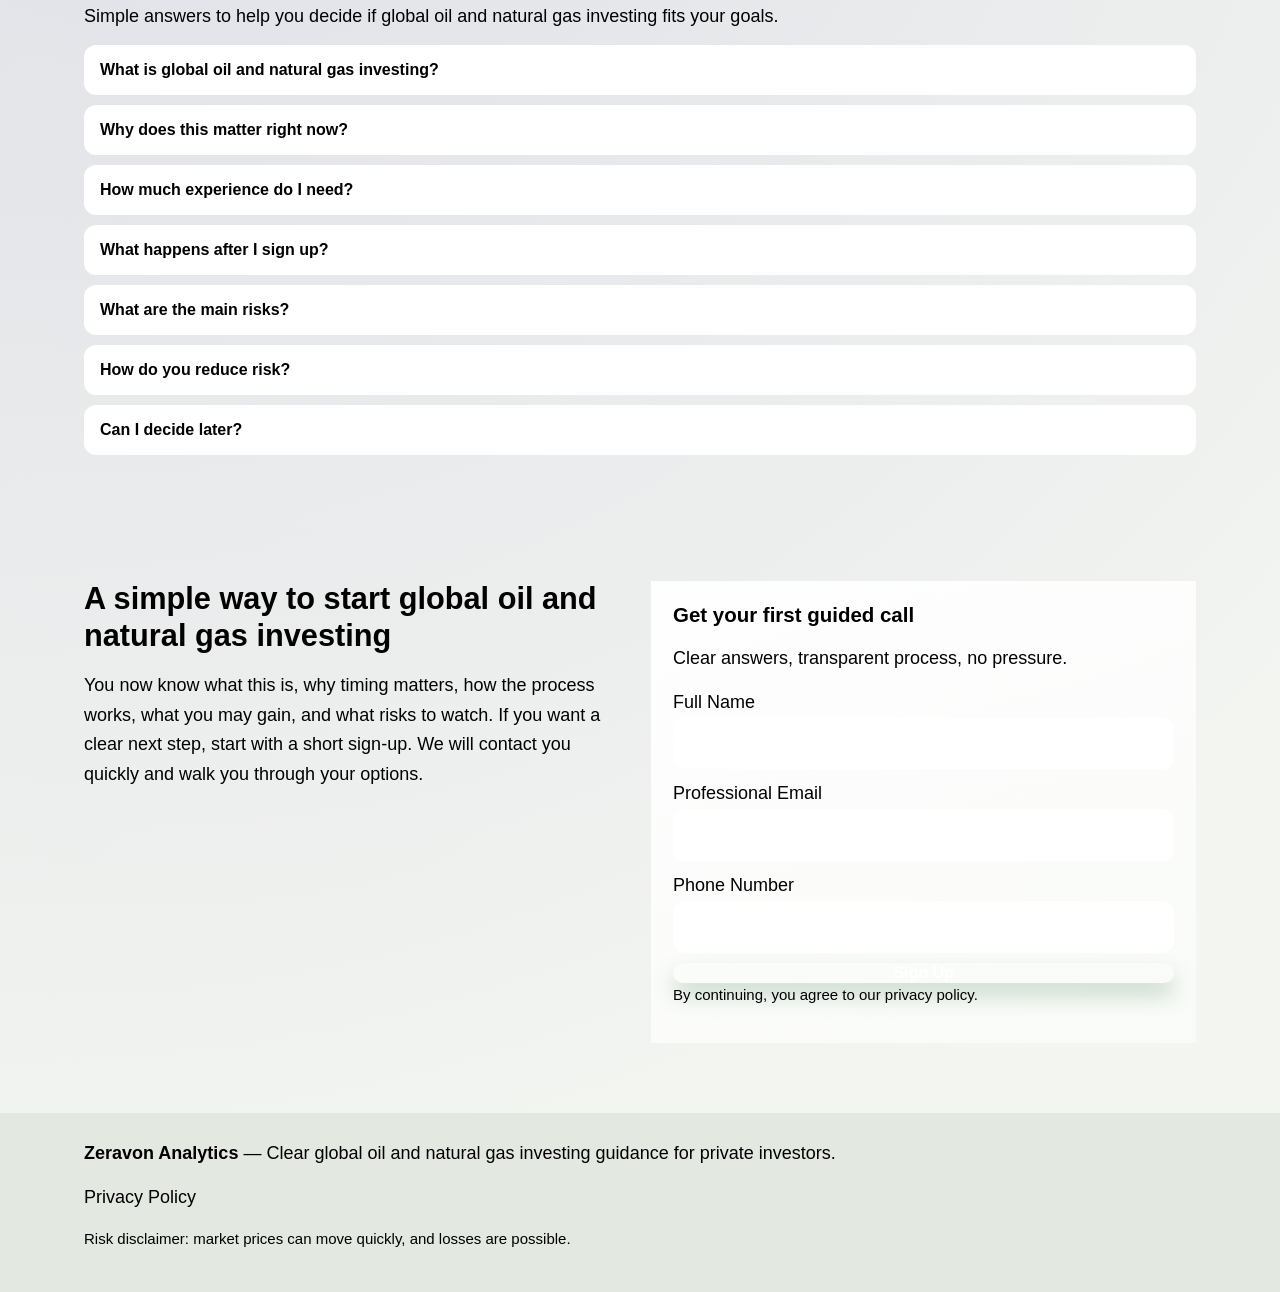
<file: tr/index.html>
<!doctype html>
<html lang="en">
<head>
  <meta charset="utf-8" />
  <meta name="viewport" content="width=device-width, initial-scale=1" />
  <title>Zeravon Analytics | Global Oil and Natural Gas Investing for Türkçe</title>
  <meta name="description" content="Learn how Zeravon Analytics gives private investors a clear, simple path to global oil and natural gas investing with transparent process and risk notes." />
  <link rel="canonical" href="https://zeravonanalytics.com/tr/index.html" />
  <link rel="alternate" hreflang="en" href="https://zeravonanalytics.com/index.html" />
  <link rel="alternate" hreflang="de" href="https://zeravonanalytics.com/de/index.html" />
  <link rel="alternate" hreflang="fr" href="https://zeravonanalytics.com/fr/index.html" />
  <link rel="alternate" hreflang="es" href="https://zeravonanalytics.com/es/index.html" />
  <link rel="alternate" hreflang="it" href="https://zeravonanalytics.com/it/index.html" />
  <link rel="alternate" hreflang="tr" href="https://zeravonanalytics.com/tr/index.html" />
  <link rel="alternate" hreflang="pt" href="https://zeravonanalytics.com/pt/index.html" />
  <link rel="alternate" hreflang="ja" href="https://zeravonanalytics.com/jp/index.html" />
  <link rel="alternate" hreflang="sk" href="https://zeravonanalytics.com/sk/index.html" />
  <link rel="alternate" hreflang="nl-BE" href="https://zeravonanalytics.com/be/index.html" />
  <link rel="alternate" hreflang="x-default" href="https://zeravonanalytics.com/index.html" />
  <meta property="og:title" content="Zeravon Analytics | Global Oil and Natural Gas Investing for Türkçe" />
  <meta property="og:description" content="Learn how Zeravon Analytics gives private investors a clear, simple path to global oil and natural gas investing with transparent process and risk notes." />
  <meta property="og:type" content="website" />
  <meta property="og:url" content="https://zeravonanalytics.com/tr/index.html" />
  <meta name="twitter:card" content="summary_large_image" />
  <meta name="twitter:title" content="Zeravon Analytics | Global Oil and Natural Gas Investing for Türkçe" />
  <meta name="twitter:description" content="Learn how Zeravon Analytics gives private investors a clear, simple path to global oil and natural gas investing with transparent process and risk notes." />
  <link rel="stylesheet" href="../assets/style.css" />
  <script type="application/ld+json">{"@context":"https://schema.org","@graph":[{"@type":"Organization","name":"Zeravon Analytics","url":"https://zeravonanalytics.com/","logo":"https://zeravonanalytics.com/assets/img/logo.png"},{"@type":"WebSite","name":"Zeravon Analytics","url":"https://zeravonanalytics.com/"},{"@type":"FAQPage","mainEntity":[{"@type":"Question","name":"What is global oil and natural gas investing?","acceptedAnswer":{"@type":"Answer","text":"It means putting money into companies and projects connected to oil and natural gas production, transport, and sales around the world."}},{"@type":"Question","name":"What happens after I sign up?","acceptedAnswer":{"@type":"Answer","text":"After you sign up, we reach out shortly to guide you, confirm details, and answer questions before you decide."}}]},{"@type":"Review","author":{"@type":"Person","name":"Maya Bennett"},"reviewBody":"Clear steps, quick support, and easy to understand updates helped me act with confidence.","reviewRating":{"@type":"Rating","ratingValue":"5","bestRating":"5"}}]}</script>
</head>
<body>
<header class="site-header">
  <div class="container header-row">
    <a href="../index.html" class="brand">Zeravon Analytics</a>
    <nav class="main-nav" aria-label="Main navigation">
      <a href="#why">Why now</a><a href="#model">Model</a><a href="#process">Process</a><a href="#risk">Risk</a><a href="#faq">FAQ</a>
    </nav>
    <div class="header-actions">
      <div class="lang-wrap">
        <button class="lang-btn" aria-label="Current language">Türkçe</button>
        <div class="lang-menu" role="menu">
              <a href="../index.html"><span class="flag"><svg viewBox="0 0 20 14" width="20" height="14"><rect width="20" height="14" fill="#1e4aa8"/><path d="M0 0L20 14M20 0L0 14" stroke="#fff" stroke-width="3"/><path d="M0 0L20 14M20 0L0 14" stroke="#c8212f" stroke-width="1.5"/></svg></span>English</a>
              <a href="../de/index.html"><span class="flag"><svg viewBox="0 0 20 14" width="20" height="14"><rect width="20" height="14" fill="#ffce00"/><rect width="20" height="9.3" fill="#dd0000"/><rect width="20" height="4.6" fill="#111"/></svg></span>Deutsch</a>
              <a href="../fr/index.html"><span class="flag"><svg viewBox="0 0 20 14" width="20" height="14"><rect width="20" height="14" fill="#fff"/><rect width="6.7" height="14" fill="#1b4db8"/><rect x="13.3" width="6.7" height="14" fill="#d81f32"/></svg></span>Français</a>
              <a href="../es/index.html"><span class="flag"><svg viewBox="0 0 20 14" width="20" height="14"><rect width="20" height="14" fill="#aa151b"/><rect y="3.5" width="20" height="7" fill="#f1bf00"/></svg></span>Español</a>
              <a href="../it/index.html"><span class="flag"><svg viewBox="0 0 20 14" width="20" height="14"><rect width="20" height="14" fill="#fff"/><rect width="6.7" height="14" fill="#009246"/><rect x="13.3" width="6.7" height="14" fill="#ce2b37"/></svg></span>Italiano</a>
              <a href="../tr/index.html"><span class="flag"><svg viewBox="0 0 20 14" width="20" height="14"><rect width="20" height="14" fill="#e30a17"/><circle cx="8" cy="7" r="3.2" fill="#fff"/><circle cx="8.8" cy="7" r="2.4" fill="#e30a17"/><polygon points="12.2,7 13.8,6.2 13.5,7.9 14.7,9.1 12.9,9.2 12.2,10.8 11.6,9.2 9.8,9.1 11,7.9 10.7,6.2" fill="#fff"/></svg></span>Türkçe</a>
              <a href="../pt/index.html"><span class="flag"><svg viewBox="0 0 20 14" width="20" height="14"><rect width="20" height="14" fill="#ff0000"/><rect width="8" height="14" fill="#006600"/></svg></span>Português</a>
              <a href="../jp/index.html"><span class="flag"><svg viewBox="0 0 20 14" width="20" height="14"><rect width="20" height="14" fill="#fff"/><circle cx="10" cy="7" r="3.5" fill="#bc002d"/></svg></span>日本語</a>
              <a href="../sk/index.html"><span class="flag"><svg viewBox="0 0 20 14" width="20" height="14"><rect width="20" height="14" fill="#ee1c25"/><rect width="20" height="9.3" fill="#0b4ea2"/><rect width="20" height="4.6" fill="#fff"/></svg></span>Slovak</a>
              <a href="../be/index.html"><span class="flag"><svg viewBox="0 0 20 14" width="20" height="14"><rect width="20" height="14" fill="#fae042"/><rect width="6.7" height="14" fill="#111"/><rect x="13.3" width="6.7" height="14" fill="#ef3340"/></svg></span>Nederlands(BE)</a>
        </div>
      </div>
      <a class="btn btn-primary" href="#lead">Sign Up</a>
      <button class="burger" aria-label="Open menu">☰</button>
    </div>
  </div>
</header>

<div class="drawer" aria-hidden="true">
  <div class="drawer-panel" role="dialog" aria-modal="true" aria-label="Mobile menu">
    <button class="btn btn-muted close-drawer">X</button>
    <nav class="drawer-nav">
      <a href="#why">Why now</a><a href="#model">Model</a><a href="#process">Process</a><a href="#risk">Risk</a><a href="#faq">FAQ</a>
    </nav>
    <div class="lang-wrap">
      <button class="lang-btn">Türkçe</button>
      <div class="lang-menu" role="menu">
              <a href="../index.html"><span class="flag"><svg viewBox="0 0 20 14" width="20" height="14"><rect width="20" height="14" fill="#1e4aa8"/><path d="M0 0L20 14M20 0L0 14" stroke="#fff" stroke-width="3"/><path d="M0 0L20 14M20 0L0 14" stroke="#c8212f" stroke-width="1.5"/></svg></span>English</a>
              <a href="../de/index.html"><span class="flag"><svg viewBox="0 0 20 14" width="20" height="14"><rect width="20" height="14" fill="#ffce00"/><rect width="20" height="9.3" fill="#dd0000"/><rect width="20" height="4.6" fill="#111"/></svg></span>Deutsch</a>
              <a href="../fr/index.html"><span class="flag"><svg viewBox="0 0 20 14" width="20" height="14"><rect width="20" height="14" fill="#fff"/><rect width="6.7" height="14" fill="#1b4db8"/><rect x="13.3" width="6.7" height="14" fill="#d81f32"/></svg></span>Français</a>
              <a href="../es/index.html"><span class="flag"><svg viewBox="0 0 20 14" width="20" height="14"><rect width="20" height="14" fill="#aa151b"/><rect y="3.5" width="20" height="7" fill="#f1bf00"/></svg></span>Español</a>
              <a href="../it/index.html"><span class="flag"><svg viewBox="0 0 20 14" width="20" height="14"><rect width="20" height="14" fill="#fff"/><rect width="6.7" height="14" fill="#009246"/><rect x="13.3" width="6.7" height="14" fill="#ce2b37"/></svg></span>Italiano</a>
              <a href="../tr/index.html"><span class="flag"><svg viewBox="0 0 20 14" width="20" height="14"><rect width="20" height="14" fill="#e30a17"/><circle cx="8" cy="7" r="3.2" fill="#fff"/><circle cx="8.8" cy="7" r="2.4" fill="#e30a17"/><polygon points="12.2,7 13.8,6.2 13.5,7.9 14.7,9.1 12.9,9.2 12.2,10.8 11.6,9.2 9.8,9.1 11,7.9 10.7,6.2" fill="#fff"/></svg></span>Türkçe</a>
              <a href="../pt/index.html"><span class="flag"><svg viewBox="0 0 20 14" width="20" height="14"><rect width="20" height="14" fill="#ff0000"/><rect width="8" height="14" fill="#006600"/></svg></span>Português</a>
              <a href="../jp/index.html"><span class="flag"><svg viewBox="0 0 20 14" width="20" height="14"><rect width="20" height="14" fill="#fff"/><circle cx="10" cy="7" r="3.5" fill="#bc002d"/></svg></span>日本語</a>
              <a href="../sk/index.html"><span class="flag"><svg viewBox="0 0 20 14" width="20" height="14"><rect width="20" height="14" fill="#ee1c25"/><rect width="20" height="9.3" fill="#0b4ea2"/><rect width="20" height="4.6" fill="#fff"/></svg></span>Slovak</a>
              <a href="../be/index.html"><span class="flag"><svg viewBox="0 0 20 14" width="20" height="14"><rect width="20" height="14" fill="#fae042"/><rect width="6.7" height="14" fill="#111"/><rect x="13.3" width="6.7" height="14" fill="#ef3340"/></svg></span>Nederlands(BE)</a>
      </div>
    </div>
    <a class="btn btn-primary" href="#lead">Sign Up</a>
  </div>
</div>

<main>
<section class="hero section">
  <div class="container hero-grid">
    <div class="reveal">
      <h1>Global oil and natural gas investing for private investors</h1>
      <p>Global oil and natural gas investing gives you exposure to energy demand that powers transport, industry, and daily life. Today, many regions face tight supply while energy use stays high. That gap can create opportunity. Zeravon Analytics gives you a clear way to understand the market, compare options, and choose your next step with confidence. You get simple breakdowns, direct numbers, and practical support. After you sign up, we reach out shortly to guide you and answer questions.</p>
      <div class="panel performance">
        <h3>Historical outcome range during favorable periods</h3>
        <div class="perf-grid">
          <article class="perf-item"><div class="perf-value">8–15%</div><div class="muted">Monthly range</div></article>
          <article class="perf-item"><div class="perf-value">80–200%</div><div class="muted">Annual range</div></article>
        </div>
        <p class="micro">Returns depend on market conditions. Not guaranteed.</p>
      </div>
    </div>
    <aside id="lead" class="panel lead-form reveal">
      <h3>Start with a clear energy investment conversation</h3>
      <p>Simple steps, fast follow-up, and clear answers before you decide.</p>
      <form>
        <label>Full Name<input type="text" name="name" required autocomplete="name" /></label>
        <label>Professional Email<input type="email" name="email" required autocomplete="email" /></label>
        <label>Phone Number<input type="tel" name="phone" required autocomplete="tel" /></label>
        <button class="btn btn-primary" type="submit">Sign Up</button>
      </form>
      <p class="small">We reply quickly and keep your details private.</p>
    </aside>
  </div>
</section>

<section class="dark-section">
  <div class="container reveal">
    <h2>KPI Snapshot for global oil and natural gas investing</h2>
    <p>These indicators show where demand and pricing pressure are moving now. The goal is simple: help you see if the market setup supports global oil and natural gas investing this quarter.</p>
    <div class="kpi-row">
      <div class="kpi"><small>Global demand growth</small><strong>+1.9%</strong><p>Baseline: +1.1% five-year average. Meaning: demand is running above normal.</p></div>
      <div class="kpi"><small>Storage coverage</small><strong>57 days</strong><p>Baseline: 68 days. Meaning: lower buffer can support firmer prices.</p></div>
      <div class="kpi"><small>Transport fuel spread</small><strong>+14%</strong><p>Baseline: +6%. Meaning: stronger spread may improve producer margins.</p></div>
    </div>
  </div>
</section>

<section id="why" class="section">
  <div class="container split reveal">
    <div>
      <h2>Why the market matters now</h2>
      <p>Global oil and natural gas investing matters now because supply growth is uneven, while energy use remains broad across countries. A shortfall in one region can move prices worldwide. That creates both upside and downside, so timing and structure matter.</p>
      <p>Here is what you get: clear demand signals, supply checks, and a practical entry framework. In plain terms, we help you avoid guessing. Investor implication: when supply stays tight and demand holds, energy assets can reprice quickly. Risk note: policy shifts or warm weather can reduce demand faster than expected.</p>
    </div>
    <div class="card">
      <small>Supply mix with benchmark</small>
      <div class="stack-bar"><span class="seg1"></span><span class="seg2"></span><span class="seg3"></span><span class="seg4"></span></div>
      <div class="legend">
        <div>Core production 42% vs 36% baseline</div><div>LNG flow 28% vs 24% baseline</div>
        <div>Storage release 18% vs 23% baseline</div><div>Spare buffer 12% vs 17% baseline</div>
      </div>
      <p class="small">Interpretation: more output is coming from active production, while spare buffer is lower than normal. Investor gain: you can target windows where pricing strength is more likely.</p>
    </div>
  </div>
</section>

<section id="model" class="section" style="background:var(--bg-alt)">
  <div class="container split reveal">
    <div class="card">
      <small>Zeravon vs broad market timing</small>
      <div class="compare">
        <div class="compare-row"><span>Our setup</span><span class="bar-bg"><span class="bar-fill-us"></span></span><strong>76</strong></div>
        <div class="compare-row"><span>Market base</span><span class="bar-bg"><span class="bar-fill-m"></span></span><strong>48</strong></div>
      </div>
      <p class="small">Benchmark uses equal-weight exposure score. Interpretation: active filters can improve entry quality. Investor gain: better timing may lower painful entries.</p>
    </div>
    <div>
      <h2>How the model works in simple steps</h2>
      <p>Step 1: We scan global oil and natural gas investing data across demand, logistics, and storage. Step 2: We score each setup against a historical baseline. Step 3: We filter out weak setups where momentum and pricing do not align. Step 4: We explain the opportunity in plain language so you can decide.</p>
      <p>What this means for you: less noise and clearer choices. Main risk: fast shocks can change direction, so we use strict entry and review checks.</p>
    </div>
  </div>
</section>

<section id="process" class="section">
  <div class="container split reveal">
    <div>
      <h2>Process and timeline after Sign Up</h2>
      <p>You do not need a complex onboarding path. After your Sign Up, we contact you quickly, confirm your goals, and answer your questions in simple terms. Then you decide if you want to continue.</p>
      <div class="timeline">
        <div class="step"><strong>Step 1 · Day 0</strong><p>Sign up and share your core contact details. Investor gain: fast start with no long forms.</p></div>
        <div class="step"><strong>Step 2 · Day 1</strong><p>Short call to explain options and current market context. Baseline: usually within 24 hours.</p></div>
        <div class="step"><strong>Step 3 · Day 2-3</strong><p>Receive clear scenario examples with upside and risk notes. Investor implication: you can compare before any commitment.</p></div>
      </div>
    </div>
    <div class="card">
      <small>Quantified delivery confidence</small>
      <div class="rings">
        <div><div class="ring"><span>62%</span></div><p class="small">Response speed vs 50% service baseline</p></div>
        <div><div class="ring" style="background:conic-gradient(var(--accent-b) 0 74%, #d5ddd2 74% 100%)"><span>74%</span></div><p class="small">Clarity score from investor feedback</p></div>
      </div>
      <p class="small">Interpretation: fast communication and clear answers improve decision quality. Investor gain: more confidence before you commit capital.</p>
    </div>
  </div>
</section>

<section class="section" style="background:var(--bg-alt)">
  <div class="container split reveal">
    <div class="card">
      <small>Performance drivers waterfall</small>
      <div class="waterfall">
        <div class="w-row"><div class="w-box">Demand strength +24</div><div class="w-box">Supply gap +16</div><div class="w-box">Logistics +9</div></div>
        <div class="w-row"><div class="w-box">Policy drag -8</div><div class="w-box">Weather drag -5</div><div class="w-box">Net setup +36</div></div>
      </div>
      <p class="small">Baseline net setup score: +18. Interpretation: positive drivers currently outweigh drag factors. Investor gain: clearer reason for each move, not blind optimism.</p>
    </div>
    <div>
      <h2>Metrics that show what you could get</h2>
      <p>This section translates market data into practical investor outcomes. We track upside windows, downside pressure, and time-to-move signals for global oil and natural gas investing. Each metric includes a baseline so numbers have context.</p>
      <p>What you get: a structured view of where momentum is building and where caution is needed. Risk note: a strong score does not remove volatility, so position sizing still matters.</p>
    </div>
  </div>
</section>

<section class="section">
  <div class="container split reveal">
    <div>
      <h2>Insights you can act on</h2>
      <p>We turn raw market data into simple actions. Example: when storage drops below seasonal baseline and freight rates stay firm, the setup can favor targeted entries. If storage recovers quickly, the window can close. This keeps your global oil and natural gas investing plan grounded in facts.</p>
      <p>Investor implication: you spend less time reading noise and more time making clear decisions. Risk note: no single signal is enough, so we combine multiple checks before action.</p>
    </div>
    <div class="grid-2">
      <div class="card"><small>Signal</small><h3>Storage below norm</h3><p>Current 57 days vs 68-day baseline. Meaning: tighter balance can support price firmness.</p><p class="small">Investor gain: better timing cues.</p></div>
      <div class="card"><small>Signal</small><h3>Shipping cost trend</h3><p>Freight index +11% quarter-on-quarter vs +3% baseline. Meaning: flow stress can lift margins in select routes.</p><p class="small">Investor gain: route-specific opportunity.</p></div>
    </div>
  </div>
</section>

<section id="risk" class="dark-section">
  <div class="container split reveal">
    <div>
      <h2>Risk factors and how we reduce them</h2>
      <p>Every investment has risk. For global oil and natural gas investing, key risks include price swings, policy changes, weather shocks, and currency moves. We explain each one in simple language and show how it can affect your outcome.</p>
      <p>How we reduce risk: staged entries, clear stop levels, and regular scenario checks. Investor gain: more control when the market turns quickly. Important: control does not remove loss risk.</p>
    </div>
    <div class="risk-matrix">
      <div class="risk-cell"><strong>High impact / High chance</strong><p>Price volatility spikes. Baseline threshold: >12% weekly move.</p><p class="small">Action: reduce size and widen review frequency.</p></div>
      <div class="risk-cell"><strong>High impact / Lower chance</strong><p>Sudden policy restriction on exports.</p><p class="small">Action: diversify region exposure.</p></div>
      <div class="risk-cell"><strong>Lower impact / High chance</strong><p>Short weather-driven demand dip.</p><p class="small">Action: hold cash buffer.</p></div>
      <div class="risk-cell"><strong>Lower impact / Lower chance</strong><p>Temporary logistics delay.</p><p class="small">Action: avoid overreacting to one headline.</p></div>
    </div>
  </div>
</section>

<section class="dark-section reviews">
  <div class="container reveal">
    <h2>Investor reviews</h2>
    <p>Real feedback from private investors who wanted a clearer way to approach energy markets.</p>
    <div class="grid-2">
      <article class="review-card"><div class="review-top"><span class="avatar">MB</span><strong>Maya Bennett</strong><span class="verified">VERIFIED</span></div><p class="small">Engineer · London</p><p>“I finally understood what drives this market. The explanations were clear and practical.”</p></article>
      <article class="review-card"><div class="review-top"><span class="avatar">JR</span><strong>Jonas Reid</strong><span class="verified">VERIFIED</span></div><p class="small">Business owner · Berlin</p><p>“The process was simple. I asked questions and got direct answers without pressure.”</p></article>
      <article class="review-card"><div class="review-top"><span class="avatar">SL</span><strong>Sofia Leclerc</strong><span class="verified">VERIFIED</span></div><p class="small">Designer · Paris</p><p>“I liked the risk section most. It explained what could go wrong before I made any move.”</p></article>
      <article class="review-card"><div class="review-top"><span class="avatar">TN</span><strong>Tarik Noman</strong><span class="verified">VERIFIED</span></div><p class="small">Consultant · Madrid</p><p>“I got a clear action path after sign-up. No complicated language, just useful steps.”</p></article>
    </div>
  </div>
</section>

<section id="faq" class="section">
  <div class="container reveal">
    <h2>Frequently asked questions</h2>
    <p>Simple answers to help you decide if global oil and natural gas investing fits your goals.</p>
    <div class="faq-item"><button class="faq-q">What is global oil and natural gas investing?</button><div class="faq-a-wrap"><p class="faq-answer">It means investing in opportunities linked to producing, moving, and selling oil and natural gas around the world.</p></div></div>
    <div class="faq-item"><button class="faq-q">Why does this matter right now?</button><div class="faq-a-wrap"><p class="faq-answer">Demand is steady while some supply channels remain tight. That setup can create pricing opportunities, but it also brings volatility.</p></div></div>
    <div class="faq-item"><button class="faq-q">How much experience do I need?</button><div class="faq-a-wrap"><p class="faq-answer">You do not need technical expertise. We explain terms in plain English and guide you through each step.</p></div></div>
    <div class="faq-item"><button class="faq-q">What happens after I sign up?</button><div class="faq-a-wrap"><p class="faq-answer">After you sign up, we usually reach out shortly to confirm details and answer questions.</p></div></div>
    <div class="faq-item"><button class="faq-q">What are the main risks?</button><div class="faq-a-wrap"><p class="faq-answer">Main risks include price swings, policy shifts, and demand changes. These can affect results quickly.</p></div></div>
    <div class="faq-item"><button class="faq-q">How do you reduce risk?</button><div class="faq-a-wrap"><p class="faq-answer">We use staged entries, clear review points, and scenario checks so decisions are not based on one signal.</p></div></div>
    <div class="faq-item"><button class="faq-q">Can I decide later?</button><div class="faq-a-wrap"><p class="faq-answer">Yes. Sign-up starts a conversation. You decide if you want to continue after your questions are answered.</p></div></div>
  </div>
</section>

<section class="final-cta section" style="background:var(--bg-alt)">
  <div class="container split reveal">
    <div>
      <h2>A simple way to start global oil and natural gas investing</h2>
      <p>You now know what this is, why timing matters, how the process works, what you may gain, and what risks to watch. If you want a clear next step, start with a short sign-up. We will contact you quickly and walk you through your options.</p>
    </div>
    <aside class="panel lead-form">
      <h3>Get your first guided call</h3>
      <p>Clear answers, transparent process, no pressure.</p>
      <form>
        <label>Full Name<input type="text" required /></label>
        <label>Professional Email<input type="email" required /></label>
        <label>Phone Number<input type="tel" required /></label>
        <button class="btn btn-primary" type="submit">Sign Up</button>
      </form>
      <p class="small">By continuing, you agree to our privacy policy.</p>
    </aside>
  </div>
</section>
</main>

<footer>
  <div class="container">
    <p><strong>Zeravon Analytics</strong> — Clear global oil and natural gas investing guidance for private investors.</p>
    <p><a href="#" data-open-policy>Privacy Policy</a></p>
    <p class="small">Risk disclaimer: market prices can move quickly, and losses are possible.</p>
  </div>
</footer>

<div class="policy-modal" aria-hidden="true">
  <div class="modal-box" role="dialog" aria-modal="true" aria-label="Privacy policy">
    <div class="modal-head"><h3>Privacy Policy</h3><button class="btn btn-muted close-x" data-close-policy>X</button></div>
    <div class="modal-content">
      <p><strong>Introduction:</strong> We value your privacy and explain clearly how your data is handled.</p>
      <p><strong>Data collection:</strong> We collect your name, email, and phone number when you submit forms.</p>
      <p><strong>Legal basis:</strong> We process data to answer your request and provide service communication.</p>
      <p><strong>Cookies:</strong> We use essential cookies for site function and basic analytics to improve the website.</p>
      <p><strong>Retention:</strong> We keep personal data only as long as needed for communication and legal duties.</p>
      <p><strong>Third-party sharing:</strong> We use trusted service providers for hosting and communication support.</p>
      <p><strong>Security:</strong> We apply technical and organizational safeguards to protect your information.</p>
      <p><strong>User rights:</strong> You can request access, correction, or deletion of your personal data.</p>
      <p><strong>International transfers:</strong> Some providers may process data outside your country with safeguards.</p>
      <p><strong>Industry risk disclosure:</strong> Investment-related information is educational and does not guarantee returns.</p>
      <p><strong>Contact:</strong> Email us at privacy@zeravonanalytics.com for privacy requests.</p>
    </div>
    <div class="modal-foot"><button class="btn btn-muted" data-close-policy>Close</button></div>
  </div>
</div>

<script defer src="../assets/app.js"></script>
</body>
</html>
</file>
<file: assets/style.css>
DESIGN SEED: 4821
/*
Design Profile
• ID: IM-4821
• Background family: Neutral
• Surface style: Soft elevated cards
• Accent A (CTA): Forest green
• Accent B: Deep violet
• Text strategy: Mixed
• Section rhythm: Light hero → Dark KPI → Light why/model → Split process/metrics → Dark risk/reviews → Light FAQ/final CTA
• Glow strategy: Mint glow top-right hero + violet glow bottom-left metrics + soft pearl mesh center
*/
:root {
  --bg: #f2f4ef;
  --bg-alt: #e7ece3;
  --surface: #ffffff;
  --surface-soft: #f6f8f4;
  --ink: #1a1f1a;
  --ink-soft: #3d463f;
  --ink-inverse: #f5f7f4;
  --accent: #2f6f3f;
  --accent-hover: #245532;
  --accent-b: #5c4db2;
  --line: #cfd8cb;
  --line-strong: #99ac95;
  --dark: #1f2c26;
  --dark-surface: #283831;
  --dark-line: #425348;
  --warning: #a7642f;
  --radius: 18px;
  --radius-sm: 12px;
  --shadow: 0 18px 38px rgba(31, 44, 38, 0.12);
  --btn-height: 52px;
}

* { box-sizing: border-box; }
html, body { margin: 0; padding: 0; overflow-x: hidden; }
body {
  font-family: "Inter", "Segoe UI", Roboto, Arial, sans-serif;
  color: var(--ink);
  background:
    radial-gradient(circle at 88% 9%, rgba(47,111,63,.14), transparent 35%),
    radial-gradient(circle at 12% 72%, rgba(92,77,178,.12), transparent 36%),
    linear-gradient(140deg, #eff4ee 0%, #edf0eb 40%, #f4f6f2 100%);
  line-height: 1.65;
}

section { position: relative; overflow: clip; }
.container {
  width: 100%;
  max-width: 1160px;
  margin: 0 auto;
  padding-inline: 24px;
}

h1, h2, h3 { line-height: 1.2; margin: 0 0 16px; }
h1 { font-size: clamp(2.1rem, 4vw, 3.4rem); }
h2 { font-size: clamp(1.5rem, 2.4vw, 2.3rem); }
h3 { font-size: clamp(1.1rem, 1.6vw, 1.35rem); }
p, li, label, .faq-answer, .policy-modal, footer { font-size: 18px; }
p { margin: 0 0 14px; color: var(--ink-soft); }
a { color: var(--accent); text-decoration: none; }
a:hover { text-decoration: underline; }
a:focus-visible, button:focus-visible, input:focus-visible {
  outline: 3px solid color-mix(in srgb, var(--accent) 55%, white);
  outline-offset: 2px;
}

.btn,
.lang-btn {
  height: var(--btn-height);
  border-radius: 999px;
  padding: 0 22px;
  border: 1px solid transparent;
  font-size: 1rem;
  font-weight: 600;
  display: inline-flex;
  align-items: center;
  justify-content: center;
  cursor: pointer;
  transition: .25s ease;
}
.btn-primary {
  background: var(--accent);
  color: #fff;
  box-shadow: 0 12px 22px rgba(47,111,63,.25);
}
.btn-primary:hover { background: var(--accent-hover); text-decoration: none; }
.btn-muted {
  background: transparent;
  border-color: var(--line-strong);
  color: var(--ink);
}

.site-header {
  position: sticky;
  top: 0;
  z-index: 40;
  background: rgba(245, 248, 242, 0.88);
  backdrop-filter: blur(8px);
  border-bottom: 1px solid rgba(153, 172, 149, 0.45);
}
.header-row {
  display: flex;
  justify-content: space-between;
  align-items: center;
  gap: 16px;
  min-height: 84px;
}
.brand { font-weight: 700; font-size: 1.2rem; letter-spacing: .2px; }
.main-nav { display: flex; gap: 20px; flex-wrap: wrap; }
.main-nav a { color: var(--ink); font-weight: 500; }
.header-actions { display: flex; align-items: center; gap: 12px; }

.lang-wrap { position: relative; }
.lang-btn {
  background: #fff;
  border-color: var(--line);
  color: var(--ink);
  min-width: 140px;
}
.lang-menu {
  position: absolute;
  right: 0;
  top: calc(100% + 10px);
  width: 240px;
  background: #fff;
  border: 1px solid var(--line);
  border-radius: 14px;
  box-shadow: var(--shadow);
  padding: 8px;
  opacity: 0;
  pointer-events: none;
  transform: translateY(-6px);
  transition: .2s ease;
}
.lang-wrap.open .lang-menu { opacity: 1; pointer-events: auto; transform: translateY(0); }
.lang-menu a {
  display: flex;
  align-items: center;
  gap: 10px;
  padding: 10px;
  border-radius: 10px;
  color: var(--ink);
}
.lang-menu a:hover { background: var(--surface-soft); text-decoration: none; }
.flag { width: 20px; height: 14px; border-radius: 3px; border: 1px solid #bcc5ba; overflow: hidden; display:inline-block; }

.burger {
  display: none;
  width: var(--btn-height);
  height: var(--btn-height);
  border-radius: 14px;
  border: 1px solid var(--line);
  background: #fff;
}
.drawer {
  position: fixed;
  inset: 0;
  background: rgba(16, 20, 17, .56);
  display: grid;
  justify-items: end;
  opacity: 0;
  pointer-events: none;
  transition: .2s ease;
  z-index: 60;
}
.drawer.open { opacity: 1; pointer-events: auto; }
.drawer-panel {
  width: min(92vw, 400px);
  height: 100%;
  background: #f9fbf8;
  border-left: 1px solid var(--line);
  padding: 24px;
  transform: translateX(100%);
  transition: .25s ease;
  display: grid;
  align-content: start;
  gap: 18px;
}
.drawer.open .drawer-panel { transform: translateX(0); }
.drawer-nav { display: grid; gap: 12px; }

.hero { padding: 70px 0 50px; }
.hero-grid { display: grid; grid-template-columns: 1.15fr .85fr; gap: 28px; align-items: start; }
.panel {
  background: linear-gradient(160deg, rgba(255,255,255,.95), rgba(250,252,249,.86));
  border: 1px solid var(--line);
  border-radius: var(--radius);
  box-shadow: var(--shadow);
  padding: 22px;
  max-width: 100%;
  min-width: 0;
}
.performance h3 { margin-bottom: 12px; }
.perf-grid { display:grid; grid-template-columns:1fr 1fr; gap: 12px; }
.perf-item {
  border: 1px solid var(--line);
  border-radius: 14px;
  padding: 14px;
  background: color-mix(in srgb, white 83%, var(--bg) 17%);
}
.perf-value { font-size: clamp(2rem,4vw,2.7rem); font-weight: 700; color: var(--accent-b); }
.muted { color: #5a655c; font-size: 16px; }
.micro { font-size: 14px; opacity: .76; margin-top: 10px; }

.lead-form form { display: grid; gap: 10px; }
.lead-form input {
  width: 100%;
  height: 52px;
  border-radius: 12px;
  border: 1px solid var(--line);
  padding: 0 14px;
  font-size: 1rem;
}

.dark-section {
  background: linear-gradient(170deg, #1f2c26, #263530);
  color: var(--ink-inverse);
  padding: 56px 0;
}
.dark-section p, .dark-section li { color: #d0ddd3; }
.dark-card {
  background: rgba(255,255,255,.06);
  border: 1px solid var(--dark-line);
  border-radius: var(--radius-sm);
  padding: 18px;
}

.section { padding: 58px 0; }
.split { display:grid; grid-template-columns: 1fr 1fr; gap: 22px; align-items:start; }
.grid-3 { display:grid; grid-template-columns: repeat(auto-fit,minmax(260px,1fr)); gap: 14px; }
.grid-2 { display:grid; grid-template-columns: repeat(auto-fit,minmax(260px,1fr)); gap: 14px; }
.card {
  background: var(--surface);
  border: 1px solid var(--line);
  border-radius: 14px;
  padding: 16px;
  min-width: 0;
  max-width: 100%;
}
.small { font-size: 15px; }

.kpi-row { display:grid; grid-template-columns: repeat(auto-fit,minmax(220px,1fr)); gap: 14px; }
.kpi { padding: 16px; border-radius: 14px; border:1px solid var(--dark-line); background:rgba(255,255,255,.05); }
.kpi strong { font-size: 2rem; color: #c9f3d2; display: block; }

.stack-bar { display:flex; height: 26px; border-radius: 999px; overflow:hidden; border:1px solid var(--line); }
.seg1{background:#3f7f50;width:42%}.seg2{background:#7263c8;width:28%}.seg3{background:#8ea897;width:18%}.seg4{background:#c8d3c6;width:12%}
.legend { display:grid; grid-template-columns:1fr 1fr; gap:8px; margin-top:10px; }

.compare { display:grid; gap:10px; }
.compare-row { display:grid; grid-template-columns:130px 1fr auto; gap:8px; align-items:center; }
.bar-bg { height: 14px; border-radius: 999px; background: #e3e8de; overflow:hidden; }
.bar-fill-us{height:100%;width:76%;background:var(--accent)}
.bar-fill-m{height:100%;width:48%;background:#9aa89a}

.timeline { display:grid; gap:10px; }
.step { border-left:4px solid var(--accent-b); padding-left:12px; }

.rings { display:grid; grid-template-columns: repeat(auto-fit,minmax(180px,1fr)); gap:12px; }
.ring {
  border-radius: 50%;
  width: 140px; height: 140px;
  margin: 0 auto;
  background: conic-gradient(var(--accent) 0 62%, #d5ddd2 62% 100%);
  display:grid; place-items:center;
}
.ring span{background:#fff;border-radius:50%;width:98px;height:98px;display:grid;place-items:center;font-weight:700;}

.waterfall { display:grid; gap:10px; }
.w-row { display:grid; grid-template-columns: 1fr 1fr 1fr; gap:10px; }
.w-box{padding:12px;border-radius:10px;background:#f0f5ef;border:1px solid var(--line);}

.risk-matrix { display:grid; grid-template-columns: repeat(2,1fr); gap:10px; }
.risk-cell { border:1px solid var(--dark-line); padding:14px; border-radius:12px; background:rgba(255,255,255,.05); }

.reviews .review-card { background: rgba(255,255,255,.08); border:1px solid var(--dark-line); border-radius:14px; padding:16px; }
.review-top { display:flex; align-items:center; gap:10px; }
.avatar { width:38px; height:38px; border-radius:50%; background:#d8e6db; color:#1f2c26; display:grid; place-items:center; font-weight:700; }
.verified { font-size:12px; border:1px solid #79a683; border-radius:999px; padding:3px 8px; color:#c4e9cb; }

.faq-item { border:1px solid var(--line); border-radius:12px; background:#fff; margin-bottom:10px; }
.faq-q { width:100%; text-align:left; border:0; background:transparent; padding:16px; font-size:1rem; font-weight:600; }
.faq-a-wrap { max-height:0; overflow:hidden; transition:max-height .25s ease; padding:0 16px; }
.faq-item.open .faq-a-wrap { padding-bottom:14px; }

.final-cta { padding:58px 0 70px; }

footer { background:#e3e9e1; border-top:1px solid var(--line); padding:26px 0; }

.policy-modal {
  position: fixed;
  inset: 0;
  display:none;
  z-index:70;
  background: rgba(10,14,12,.62);
}
.policy-modal.open { display:block; }
.modal-box {
  max-width: 860px;
  margin: 5vh auto;
  background: #fff;
  border-radius: 18px;
  border:1px solid var(--line);
  max-height: 90vh;
  overflow:auto;
}
.modal-head, .modal-foot { padding: 14px 18px; border-bottom:1px solid var(--line); display:flex; justify-content:space-between; align-items:center; }
.modal-foot { border-bottom:0; border-top:1px solid var(--line); justify-content:flex-start; }
.modal-content { padding: 12px 18px 20px; }

.reveal { opacity: 0; transform: translateY(18px); transition: .5s ease; }
.reveal.show { opacity: 1; transform: none; }

@media (max-width: 900px) {
  .main-nav, .header-actions > .lang-wrap, .header-actions > .btn { display:none; }
  .burger { display:inline-grid; place-items:center; }
  .hero-grid, .split { grid-template-columns: 1fr; }
}
</file>
